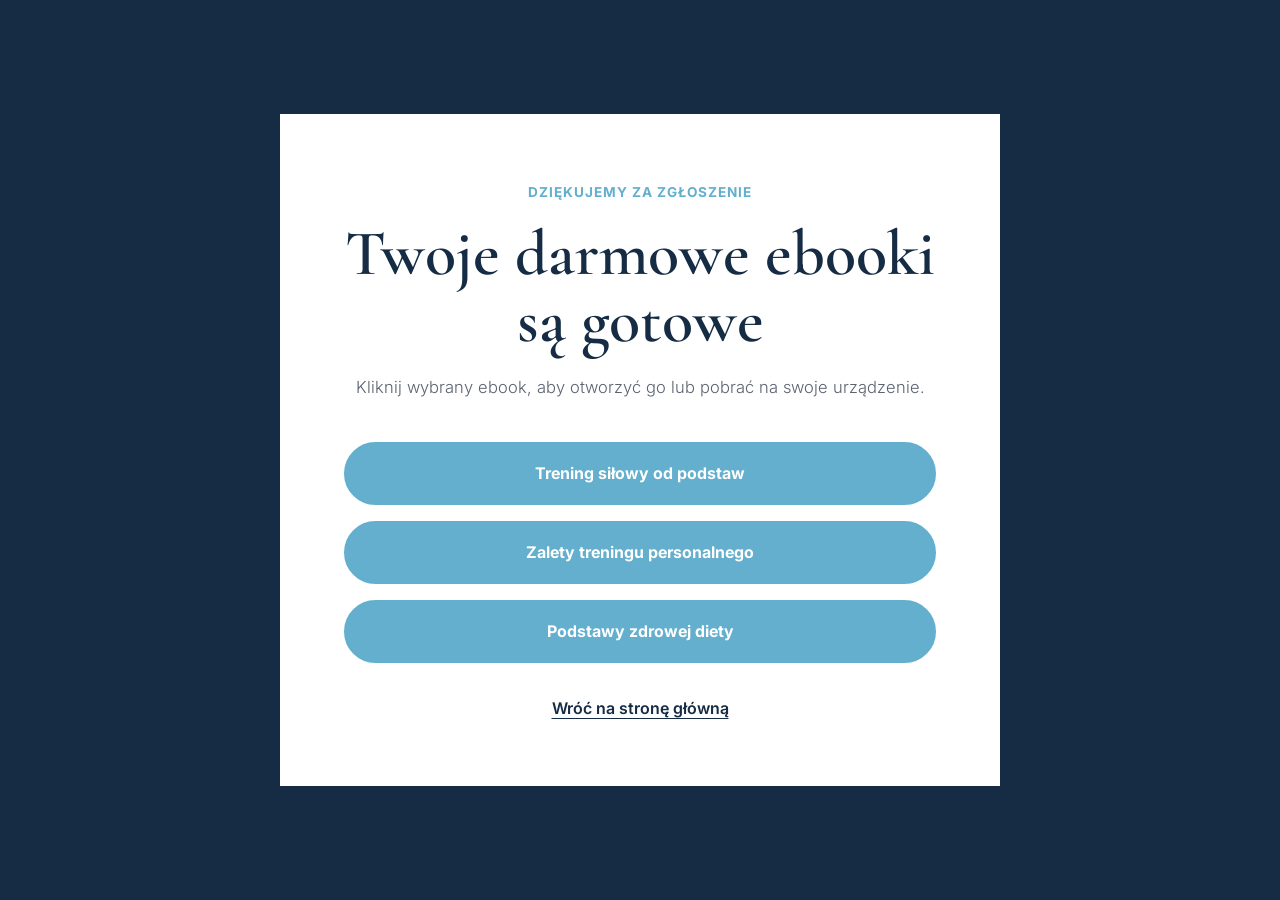
<file: dziekujemy.html>
<!DOCTYPE html>
<html lang="pl">
<head>
  <meta charset="UTF-8">
  <meta name="viewport" content="width=device-width, initial-scale=1.0">
<link
  rel="icon"
  type="image/png"
  sizes="32x32"
  href="assets/logo/favicon1.png"
>

<link
  rel="icon"
  type="image/png"
  sizes="192x192"
  href="assets/logo/favicon2.png"
>

<link
  rel="apple-touch-icon"
  sizes="180x180"
  href="assets/logo/favicon2.png"
>
  <title>Dziękujemy za kontakt | Hiperbola Fitness</title>
<meta name="description" content="Dziękujemy za wiadomość. Zespół Hiperbola Fitness skontaktuje się z Tobą możliwie szybko w sprawie treningu lub konsultacji.">

  <link rel="stylesheet" href="style.css">
</head>

<body>

  <main class="ebooki-odbior">

    <section class="ebooki-odbior-kontener">

      <span class="ebooki-odbior-etykieta">
        Dziękujemy za zgłoszenie
      </span>

      <h1>
        Twoje darmowe ebooki są gotowe
      </h1>

      <p>
        Kliknij wybrany ebook, aby otworzyć go lub pobrać
        na swoje urządzenie.
      </p>

      <div class="ebooki-odbior-lista">

        <a
          href="assets/EBOOKI/E-BOOK_Trening siłowy od podstaw.pdf"
          class="ebooki-odbior-przycisk"
          target="_blank"
          rel="noopener noreferrer"
          download
        >
          Trening siłowy od podstaw
        </a>

        <a
          href="assets/EBOOKI/E-BOOK_Zalety treningu personalnego.pdf"
          class="ebooki-odbior-przycisk"
          target="_blank"
          rel="noopener noreferrer"
          download
        >
          Zalety treningu personalnego
        </a>

        <a
          href="assets/EBOOKI/E-BOOK_Podstawy zdrowej diety.pdf"
          class="ebooki-odbior-przycisk"
          target="_blank"
          rel="noopener noreferrer"
          download
        >
          Podstawy zdrowej diety
        </a>

      </div>

      <a href="index.html" class="ebooki-powrot">
        Wróć na stronę główną
      </a>

    </section>

  </main>

</body>
</html>
</file>
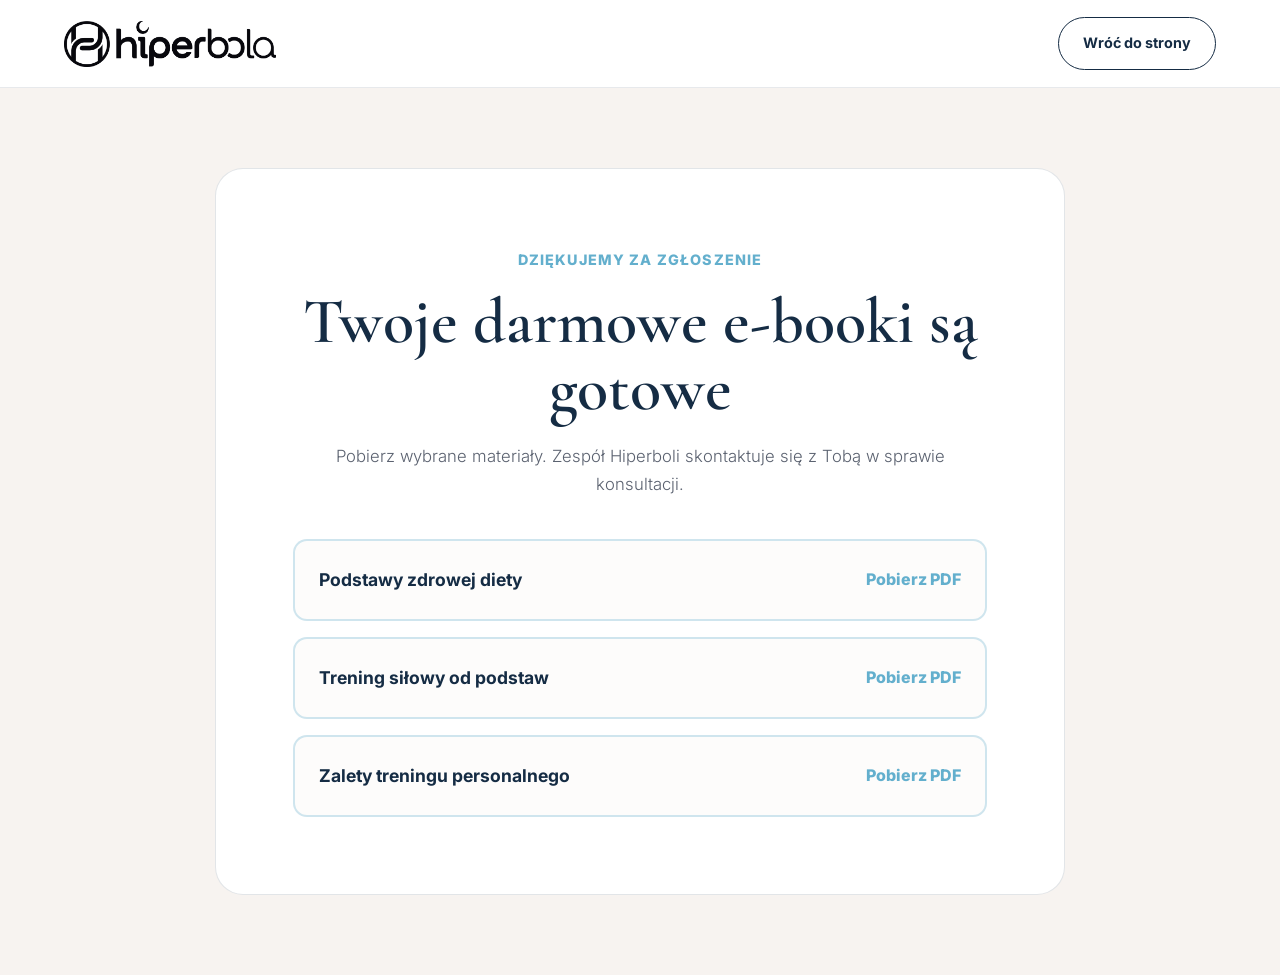
<file: ebooki.html>
<!DOCTYPE html>
<html lang="pl">
<head>
  <meta charset="UTF-8">
  <meta name="viewport" content="width=device-width, initial-scale=1.0">
<link
  rel="icon"
  type="image/png"
  sizes="32x32"
  href="assets/logo/favicon1.png"
>

<link
  rel="icon"
  type="image/png"
  sizes="192x192"
  href="assets/logo/favicon2.png"
>

<link
  rel="apple-touch-icon"
  sizes="180x180"
  href="assets/logo/favicon2.png"
>
  <title>Darmowe e-booki treningowe | Hiperbola Fitness</title>
<meta name="description" content="Pobierz darmowe materiały Hiperbola Fitness dotyczące treningu, odżywiania i budowania trwałych nawyków wspierających zdrowie i sylwetkę.">

  <link rel="stylesheet" href="style.css">
  <link rel="stylesheet" href="konsultacja.css">
</head>

<body class="strona-konsultacji">

  <header class="konsultacja-gora">

    <a href="index.html" class="konsultacja-logo">
      <img
        src="assets/logo/bw_full_hiperbola_logo_1.png"
        alt="Hiperbola Fitness"
      >
    </a>

    <a href="index.html" class="konsultacja-powrot">
      Wróć do strony
    </a>

  </header>

  <main class="ebooki-main">

    <section class="ebooki-kontener">

      <span class="konsultacja-etykieta">
        Dziękujemy za zgłoszenie
      </span>

      <h1>
        Twoje darmowe e-booki są gotowe
      </h1>

      <p>
        Pobierz wybrane materiały. Zespół Hiperboli skontaktuje się
        z Tobą w sprawie konsultacji.
      </p>

      <div class="ebooki-lista">

        <a
          href="assets/EBOOKI/E-BOOK_Podstawy zdrowej diety.pdf"
          class="ebook-karta"
          download
        >
          <strong>
            Podstawy zdrowej diety
          </strong>

          <span>
            Pobierz PDF
          </span>
        </a>

        <a
          href="assets/EBOOKI/E-BOOK_Trening siłowy od podstaw.pdf"
          class="ebook-karta"
          download
        >
          <strong>
            Trening siłowy od podstaw
          </strong>

          <span>
            Pobierz PDF
          </span>
        </a>

        <a
          href="assets/EBOOKI/E-BOOK_Zalety treningu personalnego.pdf"
          class="ebook-karta"
          download
        >
          <strong>
            Zalety treningu personalnego
          </strong>

          <span>
            Pobierz PDF
          </span>
        </a>

      </div>

    </section>

  </main>

</body>
</html>
</file>
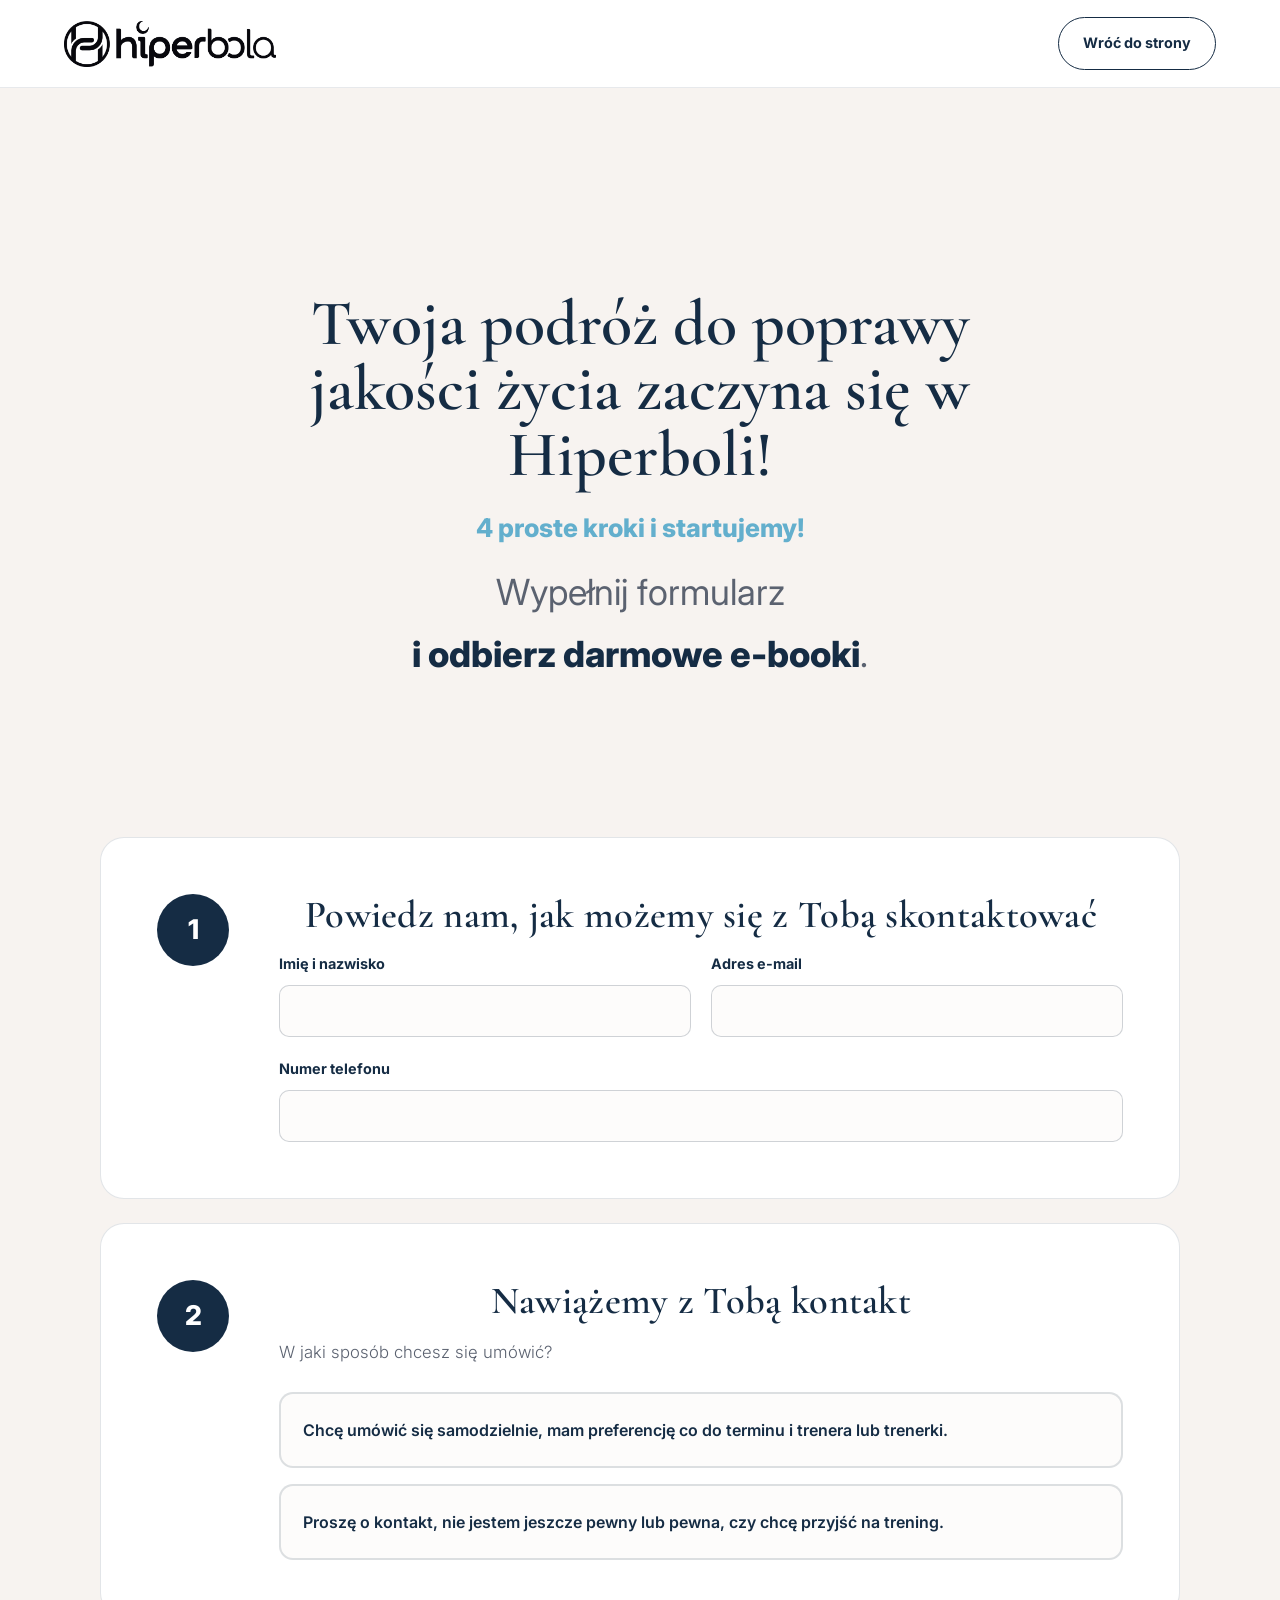
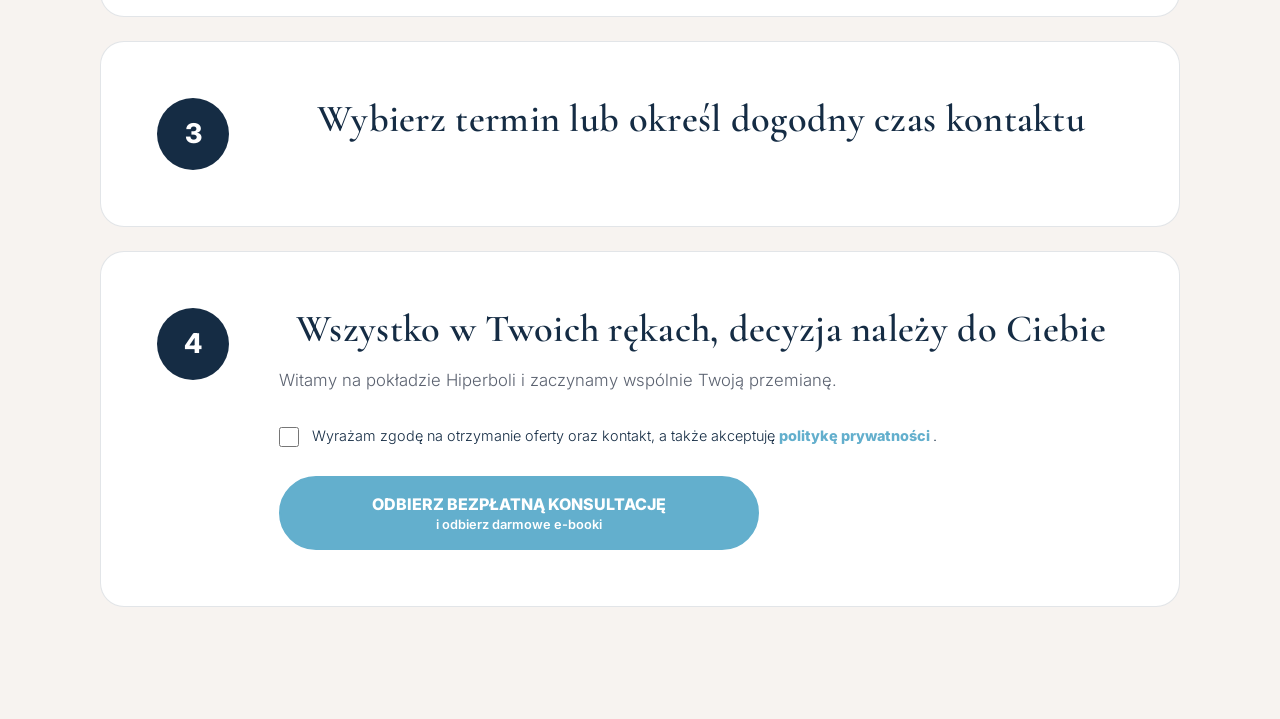
<file: konsultacja.html>
<!DOCTYPE html>
<html lang="pl">
<head>
  <meta charset="UTF-8">
  <meta name="viewport" content="width=device-width, initial-scale=1.0">
<link
  rel="icon"
  type="image/png"
  sizes="32x32"
  href="assets/logo/favicon1.png"
>

<link
  rel="icon"
  type="image/png"
  sizes="192x192"
  href="assets/logo/favicon2.png"
>

<link
  rel="apple-touch-icon"
  sizes="180x180"
  href="assets/logo/favicon2.png"
>
  <title>Bezpłatna konsultacja | Hiperbola Fitness</title>

  <meta
    name="description"
    content="Umów bezpłatną konsultację w Hiperbola Fitness i odbierz darmowe e-booki."
  >

  <link rel="stylesheet" href="style.css">
  <link rel="stylesheet" href="konsultacja.css">
</head>

<body class="strona-konsultacji">

  <header class="konsultacja-gora">

    <a href="index.html" class="konsultacja-logo">
      <img
        src="assets/logo/bw_full_hiperbola_logo_1.png"
        alt="Hiperbola Fitness"
      >
    </a>

    <a href="index.html" class="konsultacja-powrot">
      Wróć do strony
    </a>

  </header>

  <main class="konsultacja-main">

    <section class="konsultacja-wprowadzenie">

      <span class="konsultacja-etykieta">
     
      </span>

      <h1>
        Twoja podróż do poprawy jakości życia zaczyna się w Hiperboli!
      </h1>

      <p class="konsultacja-podtytul">
        4 proste kroki i startujemy!
      </p>

      <p class="konsultacja-ebooki">
    Wypełnij formularz<br><strong>i odbierz darmowe e-booki</strong>.
    </p>

    </section>

    <form
      class="formularz-konsultacji"
      id="formularz-konsultacji"
      action="https://formsubmit.co/marcelpij123@gmail.com"
      method="POST"
    >

      <input
        type="hidden"
        name="_subject"
        value="Nowe zgłoszenie na konsultację wstępną Hiperbola"
      >

      <input
        type="hidden"
        name="_template"
        value="table"
      >

      <input
        type="hidden"
        name="_next"
        value="https://marcelpijarski.github.io/hiperbola/ebooki.html"
      >

      <input
        type="text"
        name="_honey"
        class="formularz-pulapka"
        tabindex="-1"
        autocomplete="off"
      >

      <section class="formularz-krok">

        <div class="formularz-krok-numer">
          1
        </div>

        <div class="formularz-krok-tresc">

          <h2>
            Powiedz nam, jak możemy się z Tobą skontaktować
          </h2>

          <div class="formularz-pola">

            <div class="formularz-pole">

              <label for="konsultacja-imie">
                Imię i nazwisko
              </label>

              <input
                type="text"
                id="konsultacja-imie"
                name="Imię i nazwisko"
                autocomplete="name"
                required
              >

            </div>

            <div class="formularz-pole">

              <label for="konsultacja-email">
                Adres e-mail
              </label>

              <input
                type="email"
                id="konsultacja-email"
                name="email"
                autocomplete="email"
                required
              >

            </div>

            <div class="formularz-pole formularz-pole-pelne">

              <label for="konsultacja-telefon">
                Numer telefonu
              </label>

              <input
                type="tel"
                id="konsultacja-telefon"
                name="Numer telefonu"
                autocomplete="tel"
                required
              >

            </div>

          </div>

        </div>

      </section>

      <section class="formularz-krok">

        <div class="formularz-krok-numer">
          2
        </div>

        <div class="formularz-krok-tresc">

          <h2>
            Nawiążemy z Tobą kontakt
          </h2>

          <p>
            W jaki sposób chcesz się umówić?
          </p>

          <div class="formularz-opcje">

            <label class="formularz-opcja">

              <input
                type="radio"
                name="Sposób umówienia"
                value="Chcę umówić się samodzielnie"
                data-wybor="samodzielnie"
                required
              >

              <span>
                Chcę umówić się samodzielnie, mam preferencję co do terminu
                i trenera lub trenerki.
              </span>

            </label>

            <label class="formularz-opcja">

              <input
                type="radio"
                name="Sposób umówienia"
                value="Proszę o kontakt"
                data-wybor="kontakt"
                required
              >

              <span>
                Proszę o kontakt, nie jestem jeszcze pewny lub pewna,
                czy chcę przyjść na trening.
              </span>

            </label>

          </div>

        </div>

      </section>

      <section class="formularz-krok">

        <div class="formularz-krok-numer">
          3
        </div>

        <div class="formularz-krok-tresc">

          <h2>
            Wybierz termin lub określ dogodny czas kontaktu
          </h2>

          <div
            class="formularz-panel"
            id="panel-samodzielnie"
            hidden
          >

            <div class="formularz-pola">

              <div class="formularz-pole">

                <label for="data-treningu">
                  Wybierz datę treningu wprowadzającego
                </label>

                <input
                  type="date"
                  id="data-treningu"
                  name="Preferowana data treningu"
                >

              </div>

              <div class="formularz-pole">

                <label for="godzina-treningu">
                  Preferowana godzina
                </label>

                <input
                  type="time"
                  id="godzina-treningu"
                  name="Preferowana godzina treningu"
                >

              </div>

              <div class="formularz-pole formularz-pole-pelne">

                <label for="preferowany-trener">
                  Preferowany trener lub trenerka
                </label>

                <select
                  id="preferowany-trener"
                  name="Preferowany trener lub trenerka"
                >
                  <option value="">
                    Nie mam preferencji
                  </option>

                  <option value="Michał">
                    Michał
                  </option>

                  <option value="Piotr">
                    Piotr
                  </option>

                  <option value="Olga">
                    Olga
                  </option>

                  <option value="Franek">
                    Franek
                  </option>

                  <option value="Oliwia">
                    Oliwia
                  </option>

                  <option value="Sandra">
                    Sandra
                  </option>
                </select>

              </div>

            </div>

          </div>

          <div
            class="formularz-panel"
            id="panel-kontakt"
            hidden
          >

            <div class="formularz-pole">

              <label for="termin-kontaktu">
                Powiedz proszę, kiedy możemy się z Tobą skontaktować
              </label>

              <textarea
                id="termin-kontaktu"
                name="Preferowany termin kontaktu"
                rows="4"
                placeholder="Na przykład: poniedziałek po godzinie 17:00"
              ></textarea>

            </div>

          </div>

        </div>

      </section>

      <section class="formularz-krok">

        <div class="formularz-krok-numer">
          4
        </div>

        <div class="formularz-krok-tresc">

          <h2>
            Wszystko w Twoich rękach, decyzja należy do Ciebie
          </h2>

          <p>
            Witamy na pokładzie Hiperboli i zaczynamy wspólnie Twoją przemianę.
          </p>

          <label class="formularz-zgoda">

            <input
              type="checkbox"
              name="Zgoda na kontakt i ofertę"
              value="Wyrażono zgodę"
              required
            >

            <span>
              Wyrażam zgodę na otrzymanie oferty oraz kontakt,
              a także akceptuję
              <a
                href="polityka-prywatnosci.html"
                target="_blank"
                rel="noopener noreferrer"
              >
                politykę prywatności
              </a>.
            </span>

          </label>

          <button
            type="submit"
            class="formularz-przycisk"
          >
            <span>
              Odbierz bezpłatną konsultację
            </span>

            <small>
              i odbierz darmowe e-booki
            </small>
          </button>

        </div>

      </section>

    </form>

  </main>

  <script src="konsultacja.js"></script>

</body>
</html>
</file>
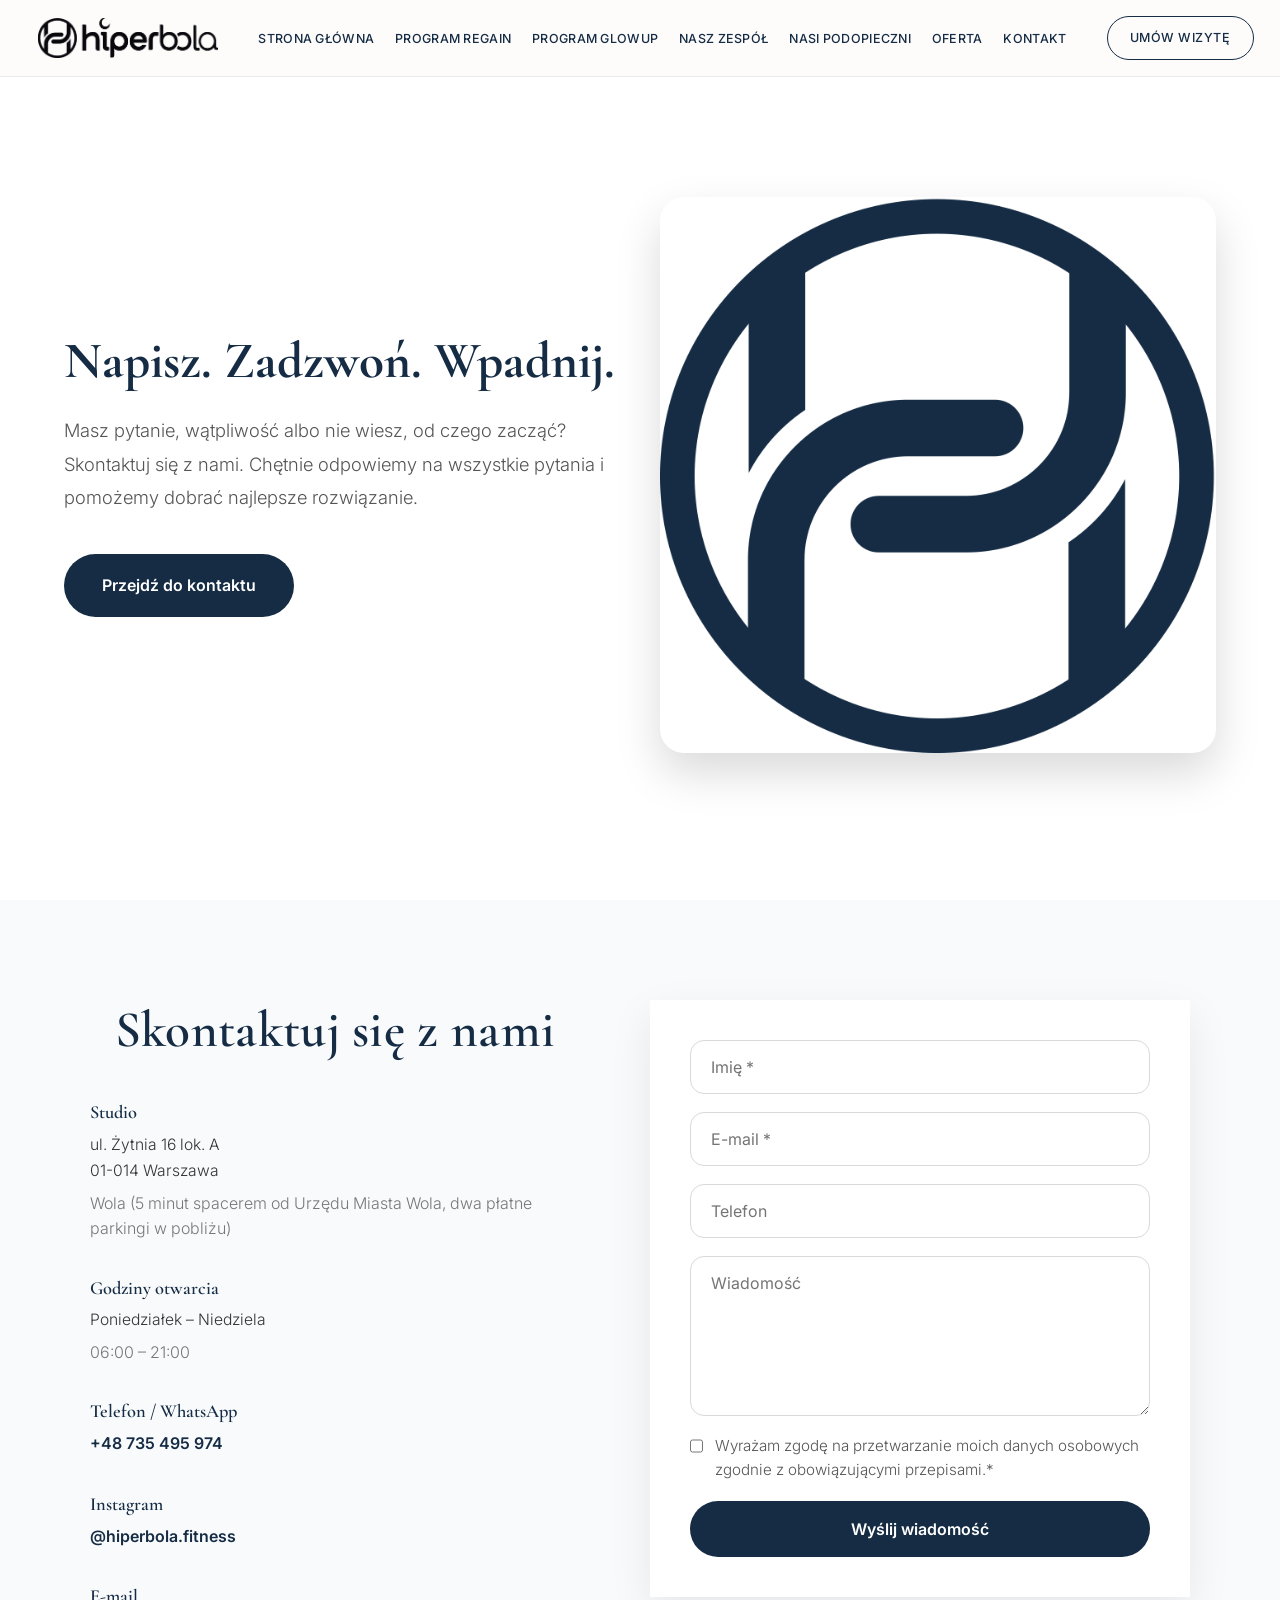
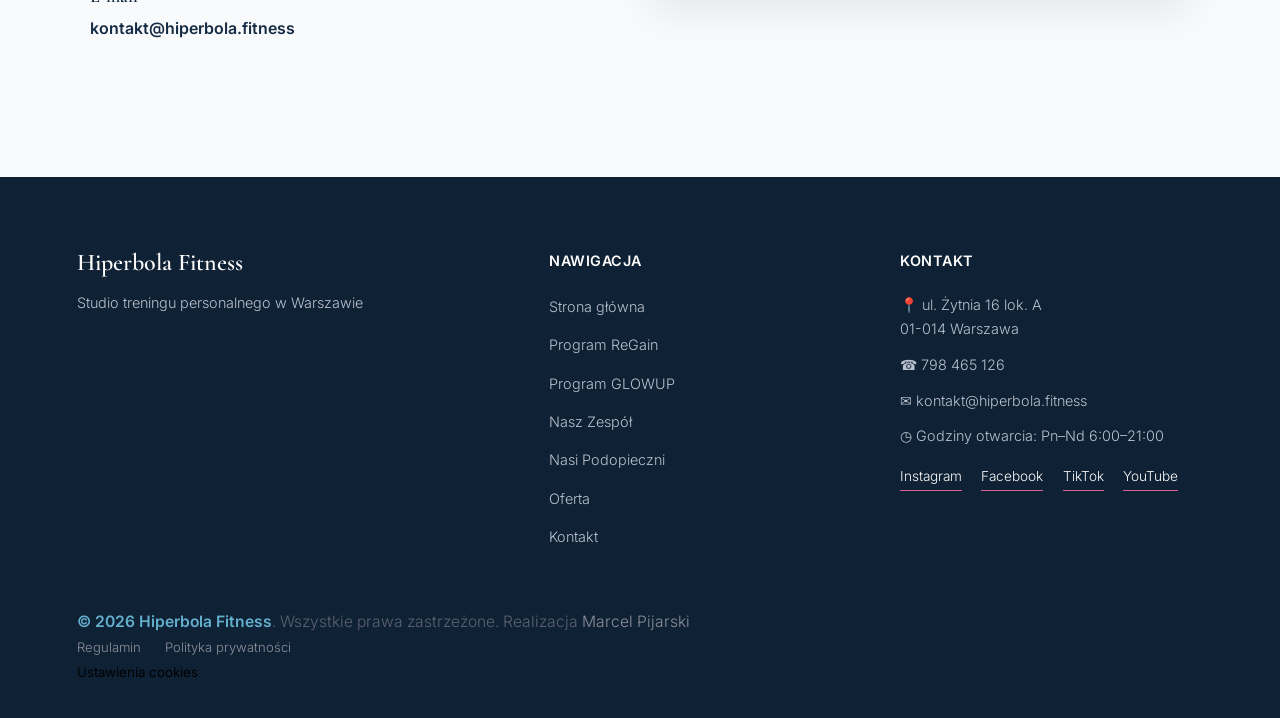
<file: kontakt.html>
<!DOCTYPE html>
<html lang="pl">
<head>
    <meta charset="UTF-8">
    <meta name="viewport" content="width=device-width, initial-scale=1.0">
    <title>Kontakt | Hiperbola Fitness Warszawa Wola</title>
    <meta name="description" content="Skontaktuj się z Hiperbola Fitness przy ul. Żytniej 16A w Warszawie. Umów konsultację, zapytaj o trening lub wybierz dogodny termin.">
    <link
  rel="icon"
  type="image/png"
  sizes="32x32"
  href="assets/logo/favicon1.png"
>

<link
  rel="icon"
  type="image/png"
  sizes="192x192"
  href="assets/logo/favicon2.png"
>

<link
  rel="apple-touch-icon"
  sizes="180x180"
  href="assets/logo/favicon2.png"
>
    <link rel="stylesheet" href="style.css">
</head>
<body>
   <nav class="navbar">
  <div class="navbar-kontener">

    <a href="index.html" class="logo">
      <img
        src="assets/logo/bw_full_hiperbola_logo_1.png"
        alt="Hiperbola Fitness"
      >
    </a>

    <button
      class="hamburger"
      type="button"
      aria-label="Otwórz menu"
      aria-expanded="false"
    >
      <span></span>
      <span></span>
      <span></span>
    </button>

    <ul class="nav-list">
      <li><a href="index.html">Strona główna</a></li>
      <li><a href="regain.html">Program ReGain</a></li>
      <li><a href="glowup.html">Program GLOWUP</a></li>
      <li><a href="trenerzy.html">Nasz Zespół</a></li>
      <li><a href="podopieczne.html">Nasi podopieczni</a></li>
      <li><a href="oferta.html">Oferta</a></li>
      <li><a href="kontakt.html">Kontakt</a></li>

      <li class="nav-cta-mobile">
        <a href="konsultacja.html">
          Umów wizytę
        </a>
      </li>
    </ul>

    <a href="konsultacja.html" class="nav-button">
      Umów wizytę
    </a>

  </div>
</nav>
<main>

    <section class="hero-kontakt">

    <div class="hero-tekst">

        <h1>Napisz. Zadzwoń. Wpadnij.</h1>

        <p>
            Masz pytanie, wątpliwość albo nie wiesz, od czego zacząć?
            Skontaktuj się z nami. Chętnie odpowiemy na wszystkie pytania
            i pomożemy dobrać najlepsze rozwiązanie.
        </p>

        <a href="#kontakt" class="przycisk-hero">
            Przejdź do kontaktu
        </a>

    </div>

    <div class="hero-zdjecie">

        <img src="assets/logo/favicon.png" alt="Kontakt">

    </div>

</section>

<section class="sekcja-kontakt" id="kontakt">

    <div class="kontakt-lewa">

        <h2>Skontaktuj się z nami</h2>

        <div class="kontakt-element">
            <h3>Studio</h3>
            <p>
                ul. Żytnia 16 lok. A<br>
                01-014 Warszawa
            </p>
            <span>Wola (5 minut spacerem od Urzędu Miasta Wola, dwa płatne parkingi w pobliżu)</span>
        </div>

        <div class="kontakt-element">
            <h3>Godziny otwarcia</h3>
            <p>Poniedziałek – Niedziela</p>
            <span>06:00 – 21:00</span>
        </div>

        <div class="kontakt-element">
            <h3>Telefon / WhatsApp</h3>
            <a href="tel:+48735495974">+48 735 495 974</a>
        </div>

        <div class="kontakt-element">
            <h3>Instagram</h3>
            <a href="https://instagram.com/hiperbola.fitness" target="_blank">@hiperbola.fitness</a>
        </div>

        <div class="kontakt-element">
            <h3>E-mail</h3>
            <a href="mailto:kontakt@hiperbola.fitness">kontakt@hiperbola.fitness</a>
        </div>

    </div>

    <div class="kontakt-prawa">

        <form action="https://formsubmit.co/marcelpij123@gmail.com" method="POST">

            <input type="hidden" name="_captcha" value="false">
            <input type="hidden" name="_subject" value="Nowa wiadomość ze strony Hiperbola Fitness">
            <input type="hidden" name="_template" value="table">

            <input
                type="text"
                name="Imię"
                placeholder="Imię *"
                required
            >

            <input
                type="email"
                name="E-mail"
                placeholder="E-mail *"
                required
            >

            <input
                type="tel"
                name="Telefon"
                placeholder="Telefon"
            >

            <textarea
                name="Wiadomość"
                rows="6"
                placeholder="Wiadomość"
            ></textarea>

            <label class="zgoda-rodo">

                <input
                    type="checkbox"
                    required
                >

                <span>
                    Wyrażam zgodę na przetwarzanie moich danych osobowych zgodnie z obowiązującymi przepisami.*
                </span>

            </label>

            <button type="submit">
                Wyślij wiadomość
            </button>

        </form>

    </div>

</section>

    

    

</main>
    <footer class="footer">

    <div class="footer-container">

        <div class="footer-logo">

            <h3>Hiperbola Fitness</h3>

            <p>
                Studio treningu personalnego w Warszawie
            </p>


        </div>


        <div class="footer-nav">

            <h4>Nawigacja</h4>

            <ul>
                    <li><a href="index.html">Strona główna</a></li>
                    <li><a href="regain.html">Program ReGain</a></li>
                    <li><a href="glowup.html">Program GLOWUP</a></li>
                    <li><a href="trenerzy.html">Nasz Zespół</a></li>
                    <li><a href="podopieczne.html">Nasi Podopieczni</a></li>
                    <li><a href="oferta.html">Oferta</a></li>
                    <li><a href="kontakt.html">Kontakt</a></li>
            </ul>

        </div>


        <div class="footer-kontakt">

            <h4>Kontakt</h4>

            <p>
                📍 ul. Żytnia 16 lok. A<br>
                01-014 Warszawa
            </p>

            <p>
                ☎ 798 465 126
            </p>

            <p>
                ✉ kontakt@hiperbola.fitness
            </p>

            <p>
                ◷ Godziny otwarcia: Pn–Nd 6:00–21:00
            </p>


            <div class="footer-social">

                <a href="https://www.instagram.com/hiperbola.fitness/">
                    Instagram
                </a>

                <a href="https://www.facebook.com/hiperbola.fitness/">
                    Facebook
                </a>

                <a href="https://www.tiktok.com/@hiperbola.fitness">
                    TikTok
                </a>

                <a href="https://www.youtube.com/@HiperbolaFitness">
                    YouTube
                </a>

            </div>

        </div>

    </div>


    <div class="footer-bottom">
<p>
  <span class="footer-marka">© 2026 Hiperbola Fitness</span>.
  Wszystkie prawa zastrzeżone. Realizacja
  <span class="podpisek">
    <a href="https://marcelpijarski.pl">Marcel Pijarski</a>
  </span>
</p>

        <div>
            <a href="regulamin.html">Regulamin</a>
            <a href="polityka-prywatnosci.html">Polityka prywatności</a>
        </div>
        <button
        type="button"
        class="footer-cookies"
        data-cookie-ustawienia
        >
        Ustawienia cookies
        </button>

    </div>

</footer>




<script src="https://cdn.jsdelivr.net/npm/swiper@11/swiper-bundle.min.js"></script>
<script src="script.js"></script> 
</body>
</html>
</file>
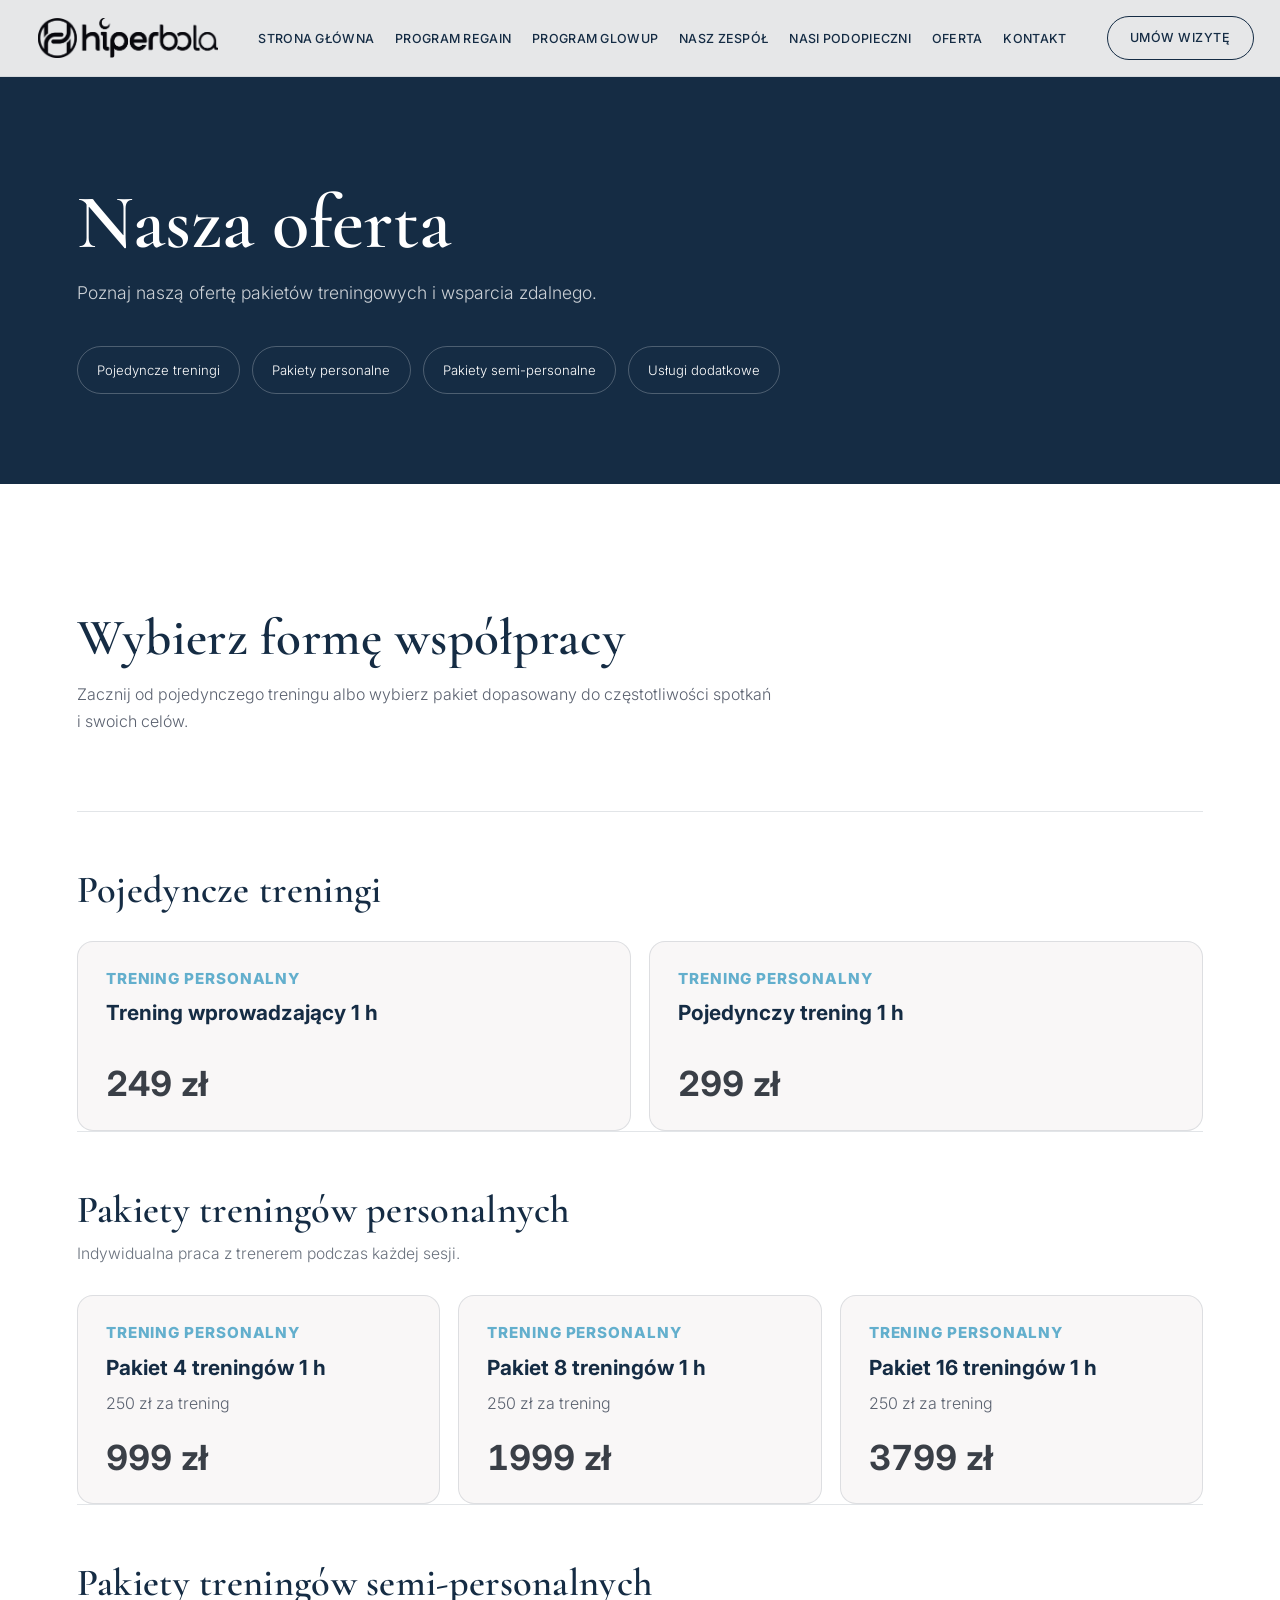
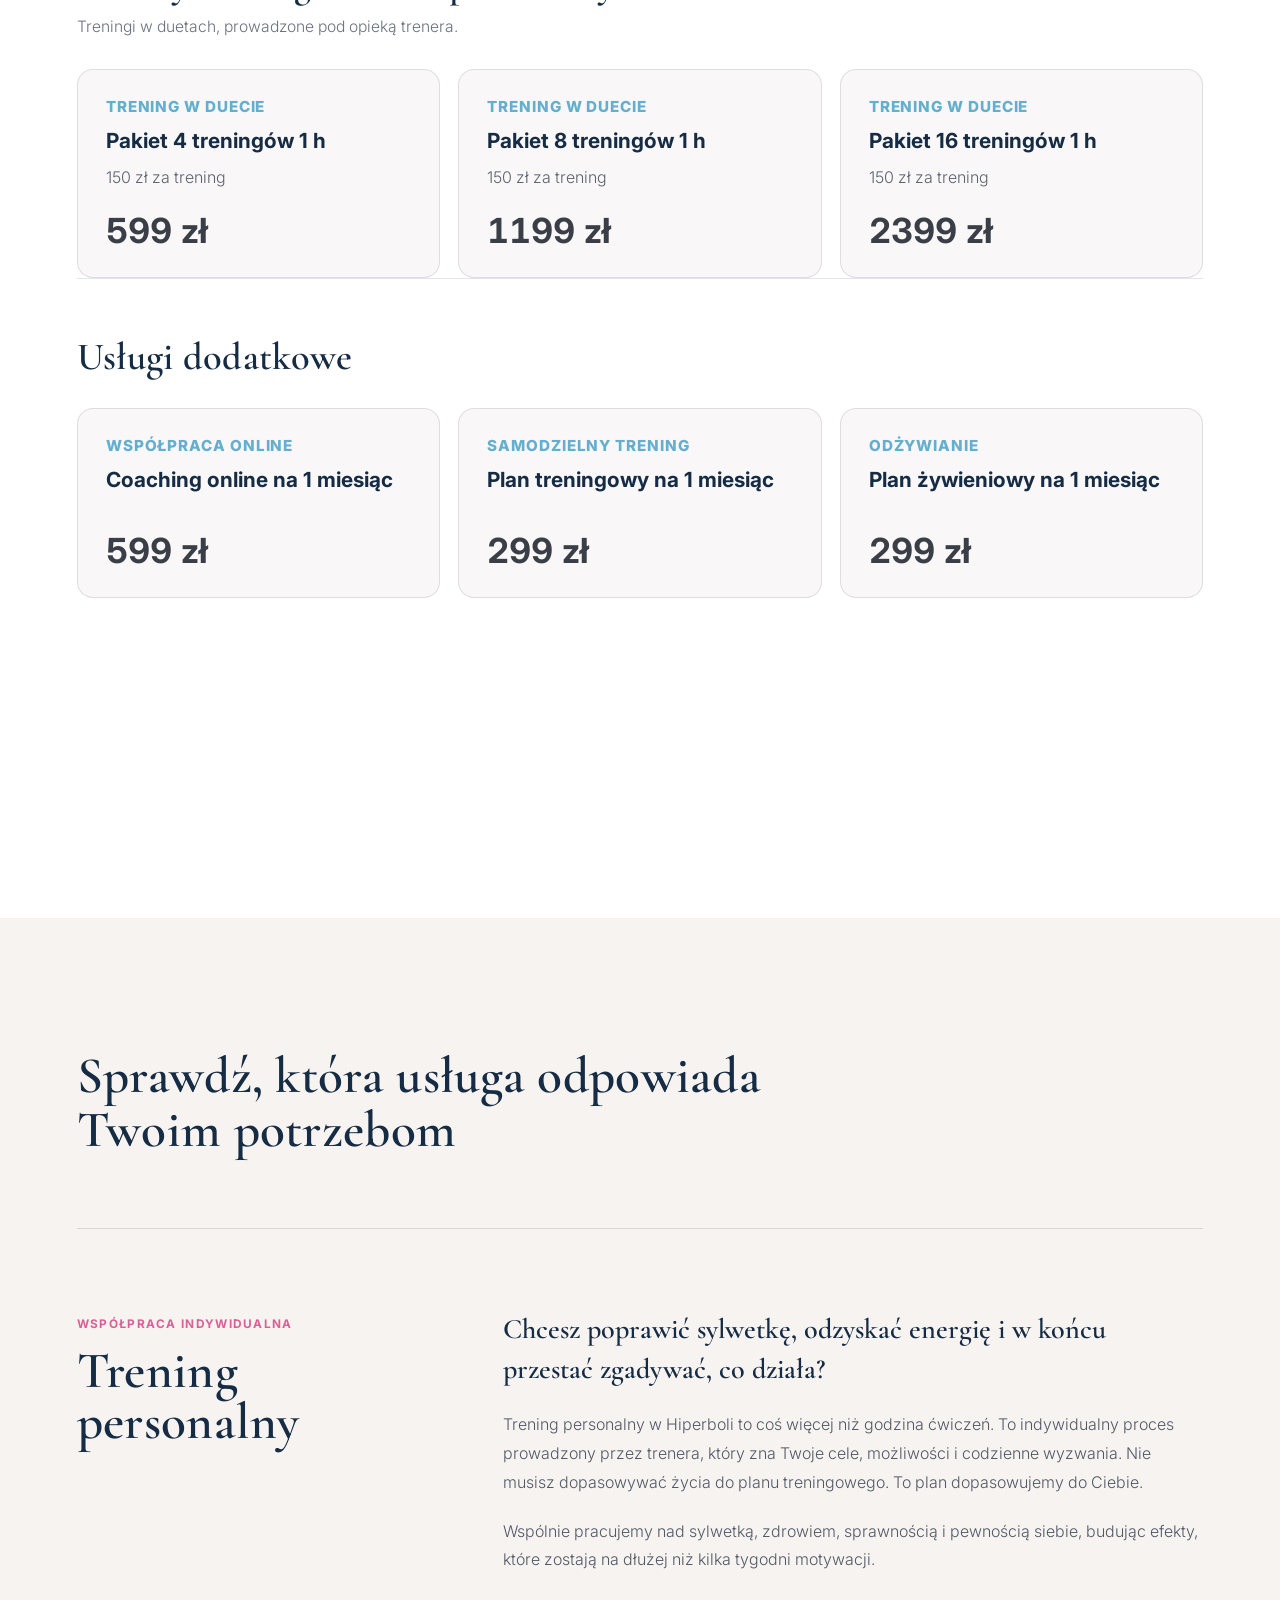
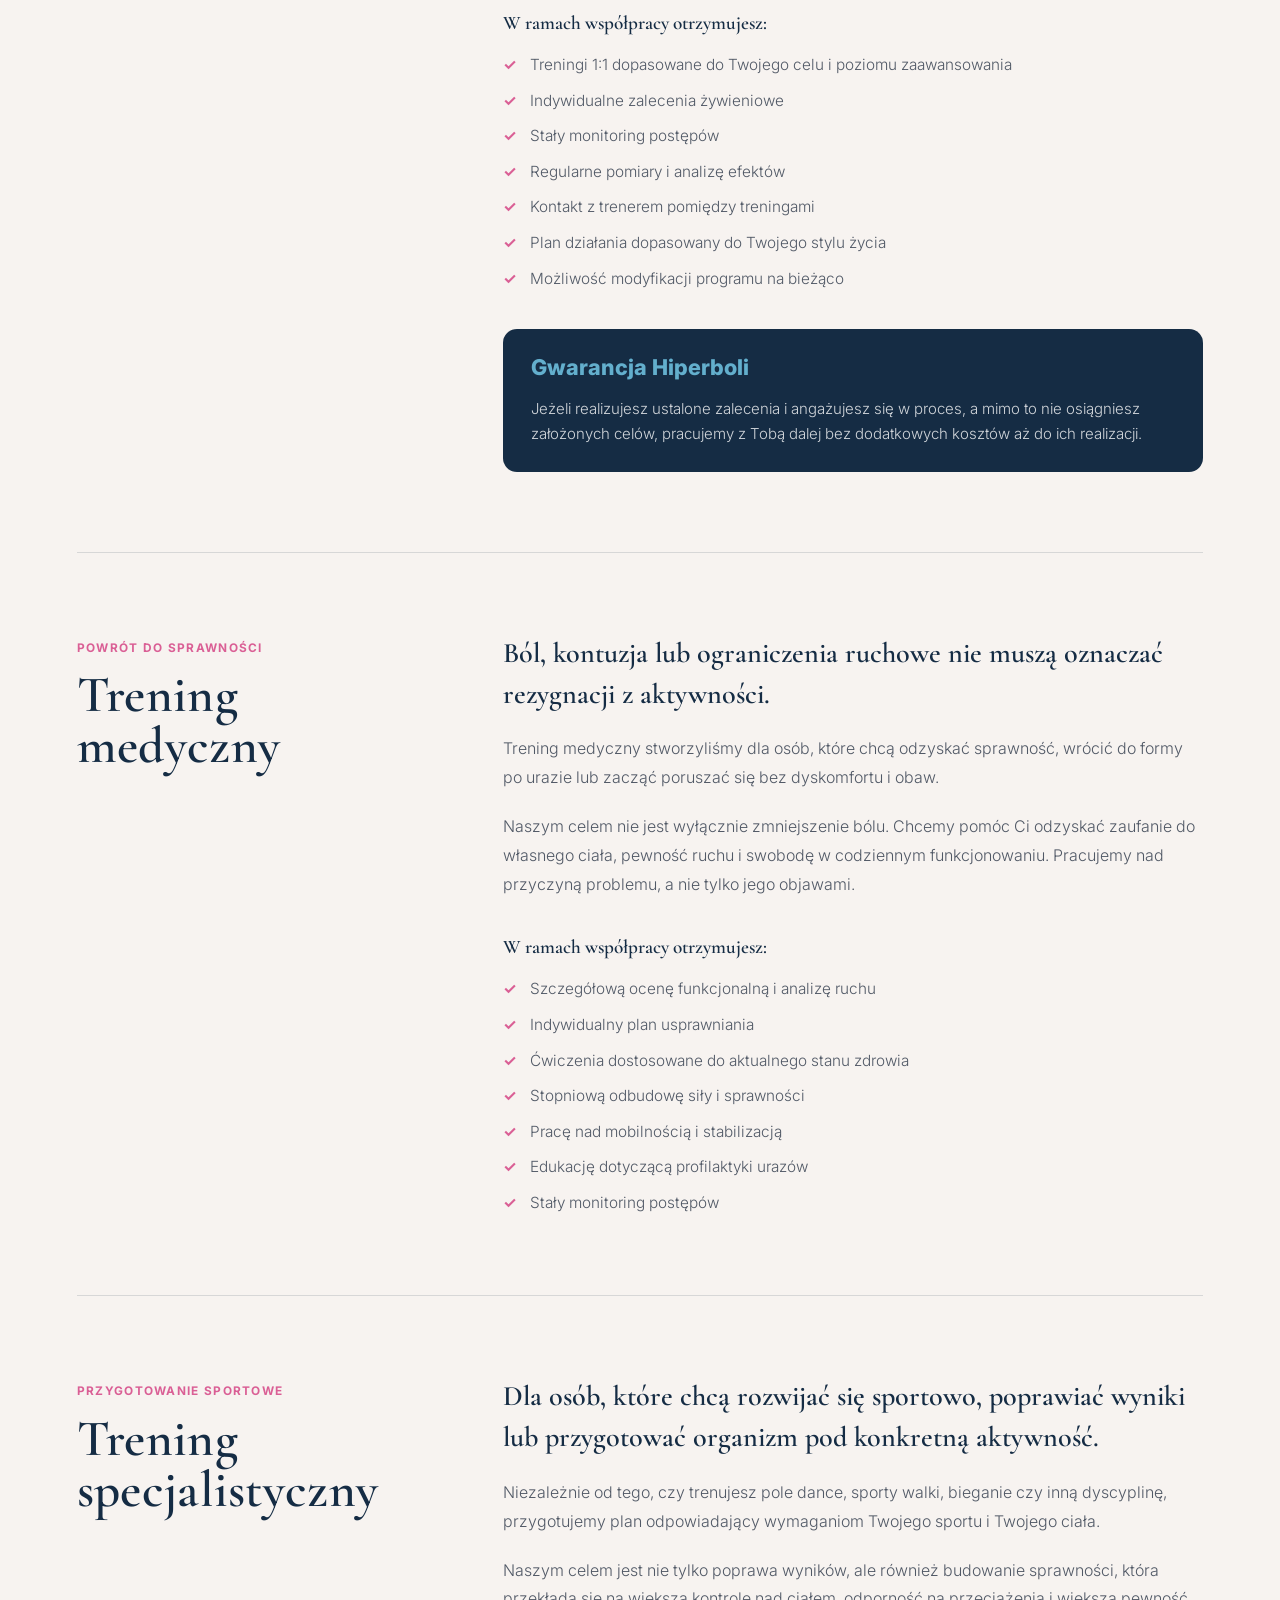
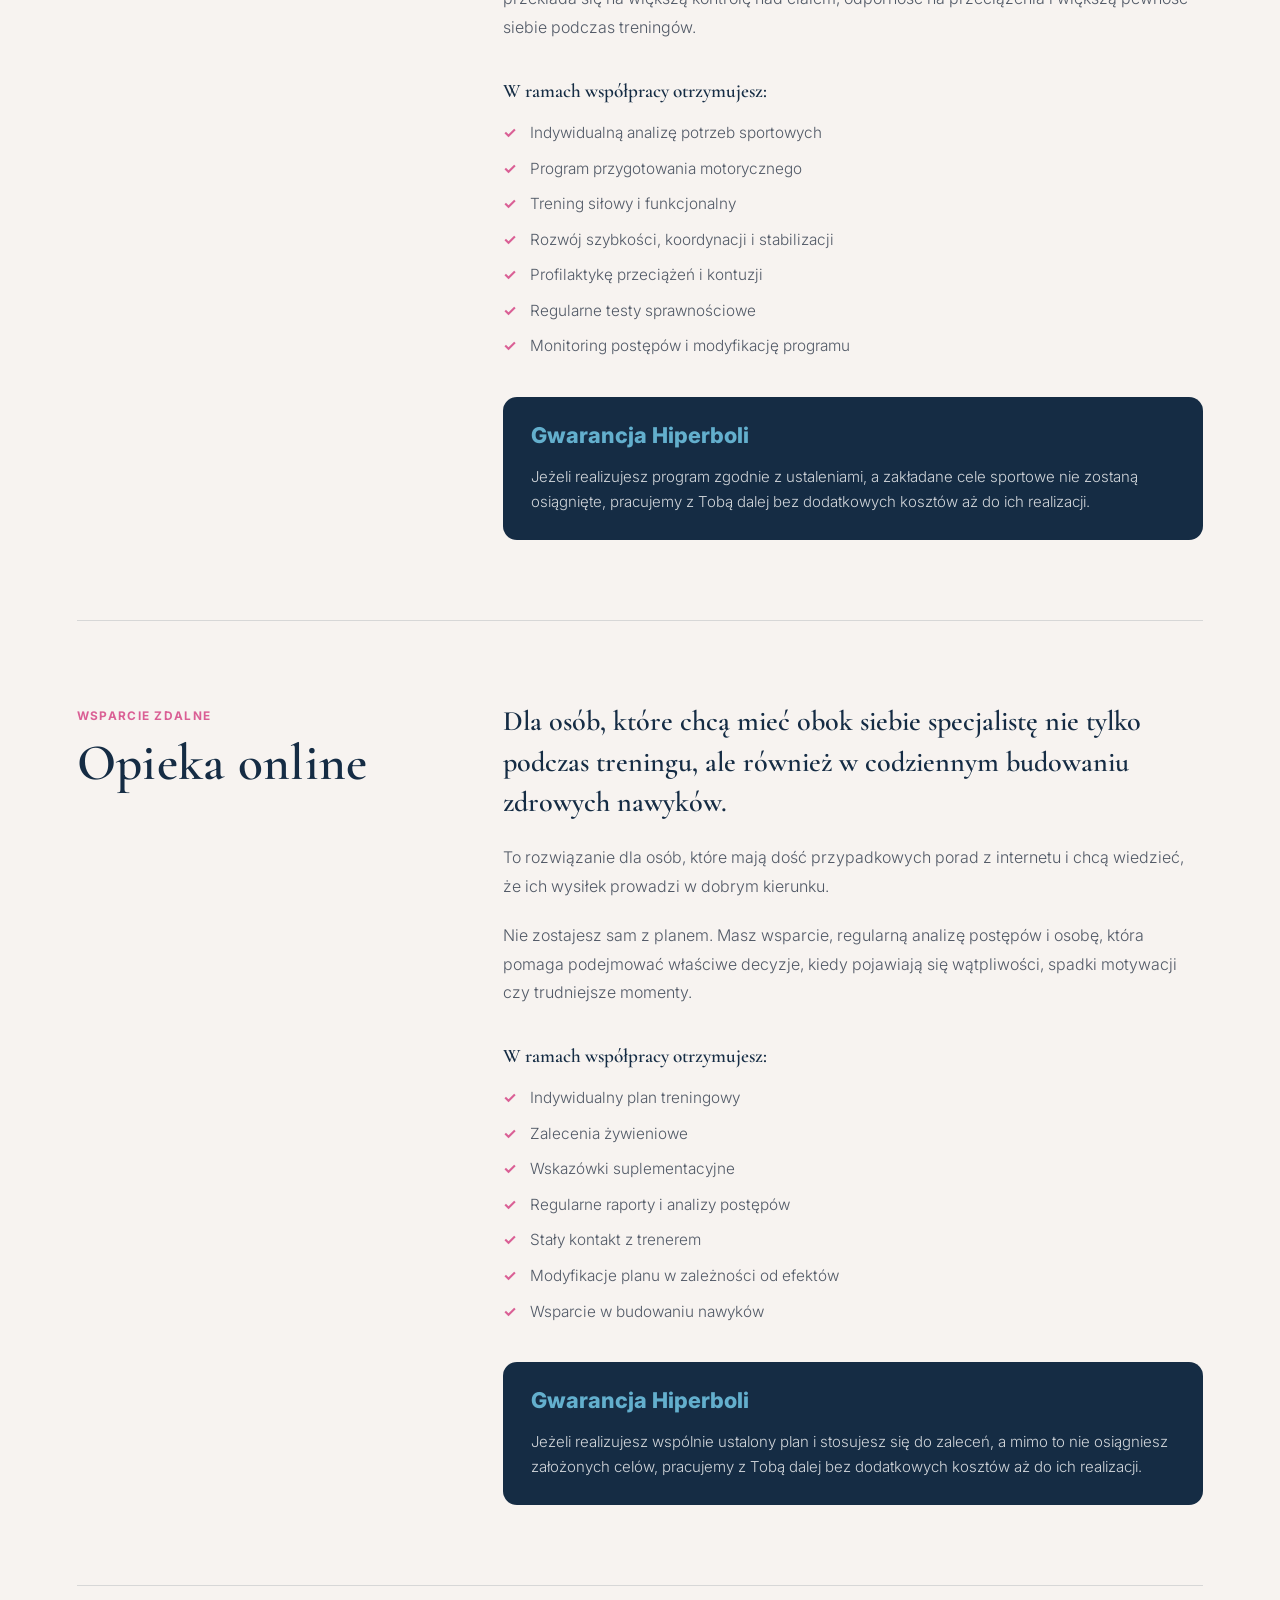
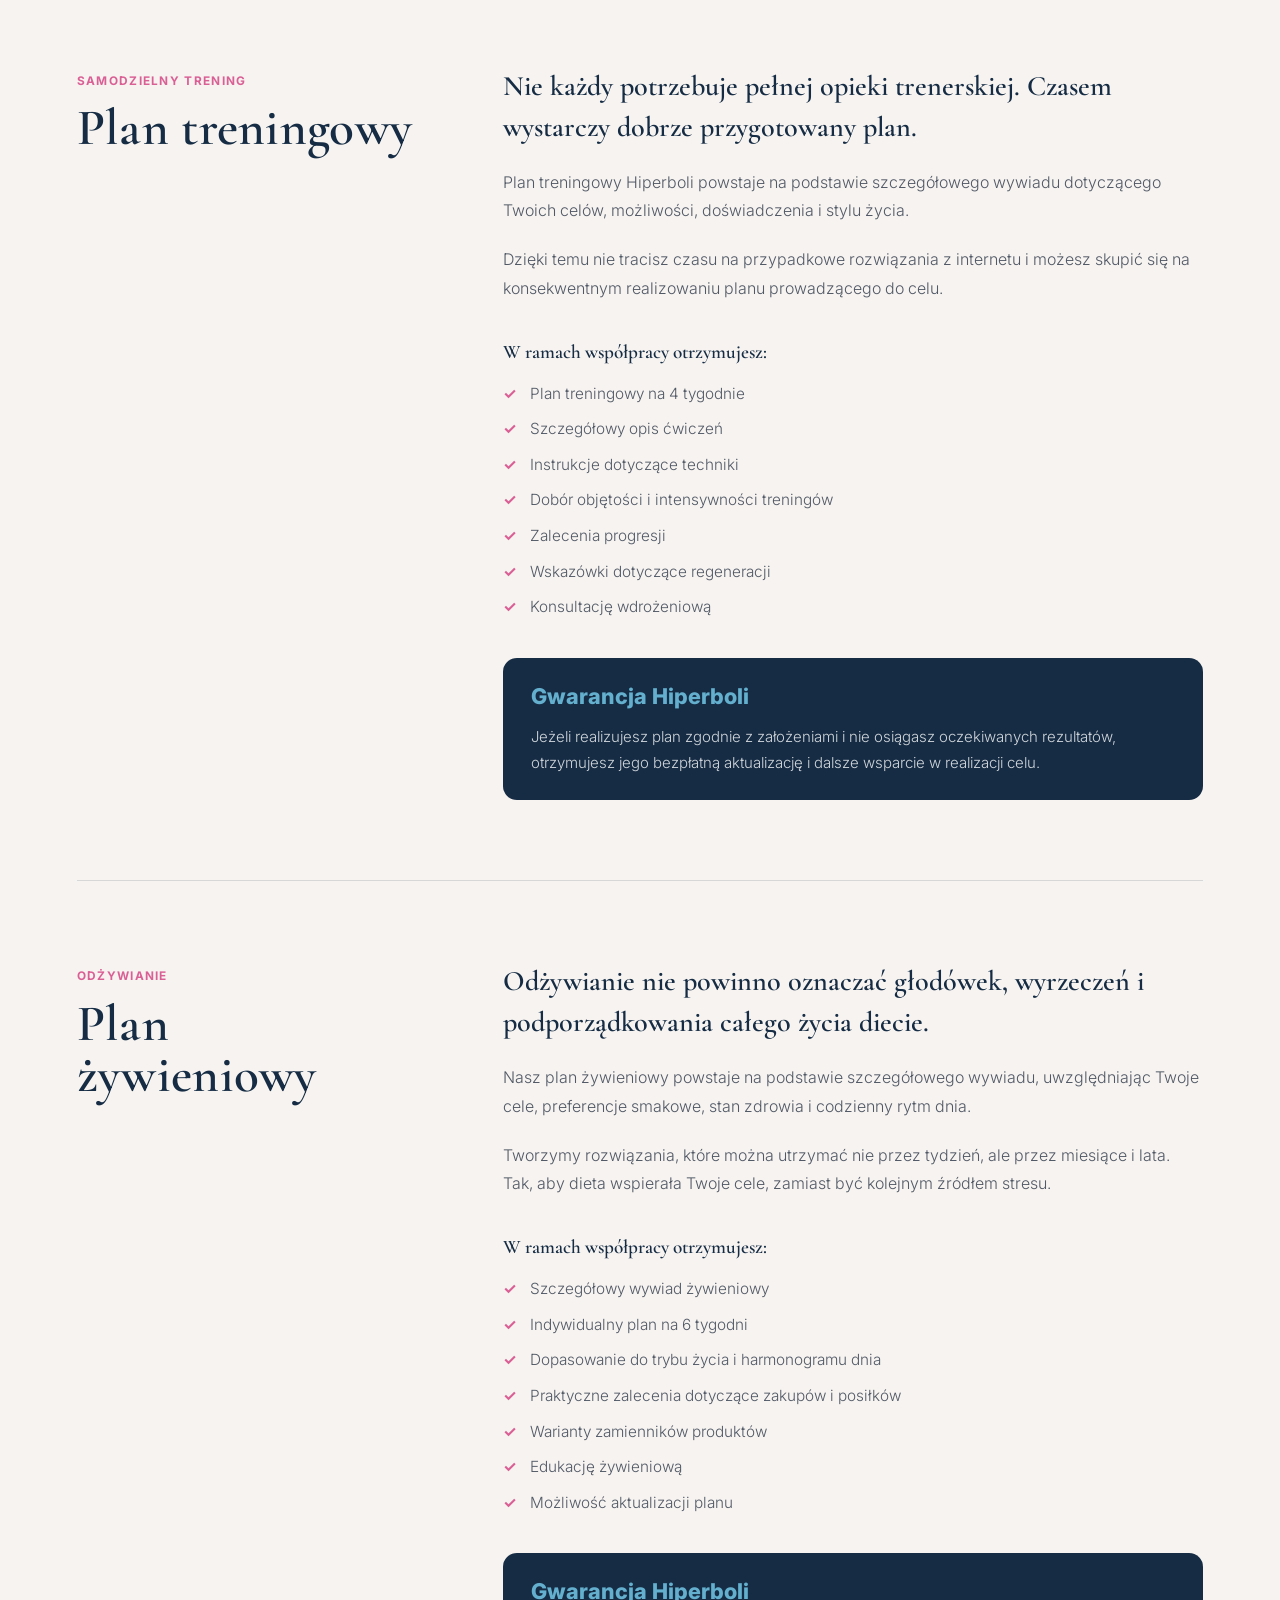
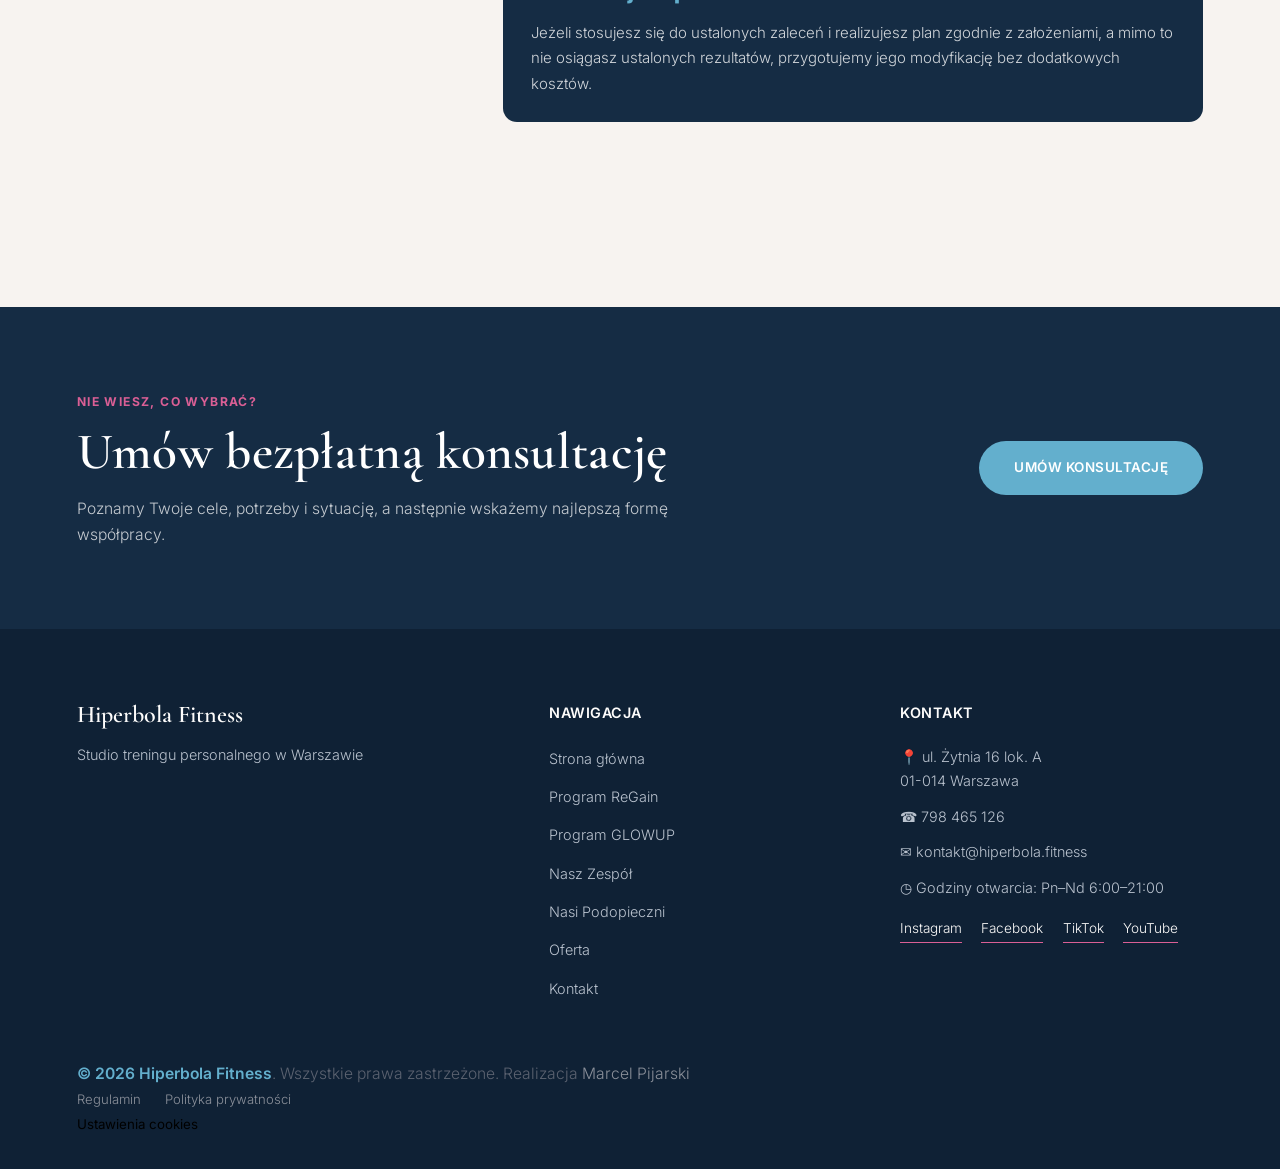
<file: oferta.html>
<!DOCTYPE html>
<html lang="pl">
<head>
    <meta charset="UTF-8">
    <meta name="viewport" content="width=device-width, initial-scale=1.0">
    <title>Oferta | Hiperbola Fitness</title>
    <meta name="description" content="Trening personalny, medyczny, specjalistyczny i mentalny, opieka online oraz indywidualne plany treningowe i żywieniowe w Warszawie.">
    <link
  rel="icon"
  type="image/png"
  sizes="32x32"
  href="assets/logo/favicon1.png"
>

<link
  rel="icon"
  type="image/png"
  sizes="192x192"
  href="assets/logo/favicon2.png"
>

<link
  rel="apple-touch-icon"
  sizes="180x180"
  href="assets/logo/favicon2.png"
>
    <link rel="stylesheet" href="style.css">
</head>
<body>
   <nav class="navbar">
  <div class="navbar-kontener">

    <a href="index.html" class="logo">
      <img
        src="assets/logo/bw_full_hiperbola_logo_1.png"
        alt="Hiperbola Fitness"
      >
    </a>

    <button
      class="hamburger"
      type="button"
      aria-label="Otwórz menu"
      aria-expanded="false"
    >
      <span></span>
      <span></span>
      <span></span>
    </button>

    <ul class="nav-list">
      <li><a href="index.html">Strona główna</a></li>
      <li><a href="regain.html">Program ReGain</a></li>
      <li><a href="glowup.html">Program GLOWUP</a></li>
      <li><a href="trenerzy.html">Nasz Zespół</a></li>
      <li><a href="podopieczne.html">Nasi podopieczni</a></li>
      <li><a href="oferta.html">Oferta</a></li>
      <li><a href="kontakt.html">Kontakt</a></li>

      <li class="nav-cta-mobile">
        <a href="konsultacja.html">
          Umów wizytę
        </a>
      </li>
    </ul>

    <a href="konsultacja.html" class="nav-button">
      Umów wizytę
    </a>

  </div>
</nav>
<main>

    <main>

    <section class="oferta-strona-hero">

        <div class="oferta-strona-hero-kontener">

            <span class="oferta-strona-etykieta"></span>

            <h1>Nasza oferta</h1>

            <p>
                Poznaj naszą ofertę pakietów treningowych
                i wsparcia zdalnego.
            </p>

            <nav class="oferta-kategorie" aria-label="Kategorie oferty">
                <a href="#pojedyncze-treningi">Pojedyncze treningi</a>
                <a href="#pakiety-personalne">Pakiety personalne</a>
                <a href="#pakiety-semi-personalne">Pakiety semi-personalne</a>
                <a href="#uslugi-dodatkowe">Usługi dodatkowe</a>
            </nav>

        </div>

    </section>


    <section class="oferta-cennik" id="cennik">

        <div class="oferta-cennik-kontener">

            <div class="oferta-cennik-naglowek">
                <span></span>

                <h2>Wybierz formę współpracy</h2>

                <p>
                    Zacznij od pojedynczego treningu albo wybierz pakiet
                    dopasowany do częstotliwości spotkań i swoich celów.
                </p>
            </div>


            <div class="oferta-grupa" id="pojedyncze-treningi">

                <div class="oferta-grupa-naglowek">
                    <h2>Pojedyncze treningi</h2>
                </div>

                <div class="oferta-karty oferta-karty-dwie">

  <article class="oferta-karta-ceny">
    <div>
      <span class="oferta-rodzaj">
        Trening personalny
      </span>

      <h3>
        Trening wprowadzający 1 h
      </h3>
    </div>

    <strong class="oferta-cena">
      249 zł
    </strong>
  </article>

  <article class="oferta-karta-ceny">
    <div>
      <span class="oferta-rodzaj">
        Trening personalny
      </span>

      <h3>
        Pojedynczy trening 1 h
      </h3>
    </div>

    <strong class="oferta-cena">
      299 zł
    </strong>
  </article>

</div>


            <div class="oferta-grupa" id="pakiety-personalne">

                <div class="oferta-grupa-naglowek">
                    <h2>Pakiety treningów personalnych</h2>

                    <p>
                        Indywidualna praca z trenerem podczas każdej sesji.
                    </p>
                </div>

                <div class="oferta-karty">

  <article class="oferta-karta-ceny">
    <div>
      <span class="oferta-rodzaj">Trening personalny</span>
      <h3>Pakiet 4 treningów 1 h</h3>
      <p>250 zł za trening</p>
    </div>

    <strong class="oferta-cena">999 zł</strong>
  </article>

  <article class="oferta-karta-ceny">
    <div>
      <span class="oferta-rodzaj">Trening personalny</span>
      <h3>Pakiet 8 treningów 1 h</h3>
      <p>250 zł za trening</p>
    </div>

    <strong class="oferta-cena">1999 zł</strong>
  </article>

  <article class="oferta-karta-ceny">
    <div>
      <span class="oferta-rodzaj">Trening personalny</span>
      <h3>Pakiet 16 treningów 1 h</h3>
      <p>250 zł za trening</p>
    </div>

    <strong class="oferta-cena">3799 zł</strong>
  </article>

</div>


            <div class="oferta-grupa" id="pakiety-semi-personalne">

                <div class="oferta-grupa-naglowek">
                    <h2>Pakiety treningów semi-personalnych</h2>

                    <p>
                        Treningi w duetach, prowadzone pod opieką trenera.
                    </p>
                </div>

                <div class="oferta-karty">

  <article class="oferta-karta-ceny">
    <div>
      <span class="oferta-rodzaj">Trening w duecie</span>
      <h3>Pakiet 4 treningów 1 h</h3>
      <p>150 zł za trening</p>
    </div>

    <strong class="oferta-cena">599 zł</strong>
  </article>

  <article class="oferta-karta-ceny">
    <div>
      <span class="oferta-rodzaj">Trening w duecie</span>
      <h3>Pakiet 8 treningów 1 h</h3>
      <p>150 zł za trening</p>
    </div>

    <strong class="oferta-cena">1199 zł</strong>
  </article>

  <article class="oferta-karta-ceny">
    <div>
      <span class="oferta-rodzaj">Trening w duecie</span>
      <h3>Pakiet 16 treningów 1 h</h3>
      <p>150 zł za trening</p>
    </div>

    <strong class="oferta-cena">2399 zł</strong>
  </article>

</div>


            <div class="oferta-grupa" id="uslugi-dodatkowe">

                <div class="oferta-grupa-naglowek">
                    <h2>Usługi dodatkowe</h2>
                </div>

               <div class="oferta-karty">

  <article class="oferta-karta-ceny">
    <div>
      <span class="oferta-rodzaj">
        Współpraca online
      </span>

      <h3>
        Coaching online na 1 miesiąc
      </h3>
    </div>

    <strong class="oferta-cena">
      599 zł
    </strong>
  </article>

  <article class="oferta-karta-ceny">
    <div>
      <span class="oferta-rodzaj">
        Samodzielny trening
      </span>

      <h3>
        Plan treningowy na 1 miesiąc
      </h3>
    </div>

    <strong class="oferta-cena">
      299 zł
    </strong>
  </article>

  <article class="oferta-karta-ceny">
    <div>
      <span class="oferta-rodzaj">
        Odżywianie
      </span>

      <h3>
        Plan żywieniowy na 1 miesiąc
      </h3>
    </div>

    <strong class="oferta-cena">
      299 zł
    </strong>
  </article>

</div>

            </div>

        </div>

    </section>


    <section class="oferta-opisy">

        <div class="oferta-opisy-naglowek">
            <span></span>

            <h2>Sprawdź, która usługa odpowiada Twoim potrzebom</h2>
        </div>


        <div class="oferta-opisy-kontener">

            <article class="oferta-opis-produktu" id="trening-personalny">

                <div class="oferta-opis-tytul">
                    <span>Współpraca indywidualna</span>
                    <h2>Trening personalny</h2>
                </div>

                <div class="oferta-opis-tresc">

                    <p class="oferta-opis-wstep">
                        Chcesz poprawić sylwetkę, odzyskać energię i w końcu
                        przestać zgadywać, co działa?
                    </p>

                    <p>
                        Trening personalny w Hiperboli to coś więcej niż godzina
                        ćwiczeń. To indywidualny proces prowadzony przez trenera,
                        który zna Twoje cele, możliwości i codzienne wyzwania.
                        Nie musisz dopasowywać życia do planu treningowego.
                        To plan dopasowujemy do Ciebie.
                    </p>

                    <p>
                        Wspólnie pracujemy nad sylwetką, zdrowiem, sprawnością
                        i pewnością siebie, budując efekty, które zostają
                        na dłużej niż kilka tygodni motywacji.
                    </p>

                    <h3>W ramach współpracy otrzymujesz:</h3>

                    <ul class="oferta-lista">
                        <li>Treningi 1:1 dopasowane do Twojego celu i poziomu zaawansowania</li>
                        <li>Indywidualne zalecenia żywieniowe</li>
                        <li>Stały monitoring postępów</li>
                        <li>Regularne pomiary i analizę efektów</li>
                        <li>Kontakt z trenerem pomiędzy treningami</li>
                        <li>Plan działania dopasowany do Twojego stylu życia</li>
                        <li>Możliwość modyfikacji programu na bieżąco</li>
                    </ul>

                    <div class="oferta-gwarancja">
                        <strong>Gwarancja Hiperboli</strong>

                        <p>
                            Jeżeli realizujesz ustalone zalecenia i angażujesz
                            się w proces, a mimo to nie osiągniesz założonych
                            celów, pracujemy z Tobą dalej bez dodatkowych
                            kosztów aż do ich realizacji.
                        </p>
                    </div>

                </div>

            </article>


            <article class="oferta-opis-produktu" id="trening-medyczny">

                <div class="oferta-opis-tytul">
                    <span>Powrót do sprawności</span>
                    <h2>Trening medyczny</h2>
                </div>

                <div class="oferta-opis-tresc">

                    <p class="oferta-opis-wstep">
                        Ból, kontuzja lub ograniczenia ruchowe nie muszą
                        oznaczać rezygnacji z aktywności.
                    </p>

                    <p>
                        Trening medyczny stworzyliśmy dla osób, które chcą
                        odzyskać sprawność, wrócić do formy po urazie lub
                        zacząć poruszać się bez dyskomfortu i obaw.
                    </p>

                    <p>
                        Naszym celem nie jest wyłącznie zmniejszenie bólu.
                        Chcemy pomóc Ci odzyskać zaufanie do własnego ciała,
                        pewność ruchu i swobodę w codziennym funkcjonowaniu.
                        Pracujemy nad przyczyną problemu, a nie tylko jego
                        objawami.
                    </p>

                    <h3>W ramach współpracy otrzymujesz:</h3>

                    <ul class="oferta-lista">
                        <li>Szczegółową ocenę funkcjonalną i analizę ruchu</li>
                        <li>Indywidualny plan usprawniania</li>
                        <li>Ćwiczenia dostosowane do aktualnego stanu zdrowia</li>
                        <li>Stopniową odbudowę siły i sprawności</li>
                        <li>Pracę nad mobilnością i stabilizacją</li>
                        <li>Edukację dotyczącą profilaktyki urazów</li>
                        <li>Stały monitoring postępów</li>
                    </ul>

                </div>

            </article>


            <article class="oferta-opis-produktu" id="trening-specjalistyczny">

                <div class="oferta-opis-tytul">
                    <span>Przygotowanie sportowe</span>
                    <h2>Trening specjalistyczny</h2>
                </div>

                <div class="oferta-opis-tresc">

                    <p class="oferta-opis-wstep">
                        Dla osób, które chcą rozwijać się sportowo, poprawiać
                        wyniki lub przygotować organizm pod konkretną aktywność.
                    </p>

                    <p>
                        Niezależnie od tego, czy trenujesz pole dance, sporty
                        walki, bieganie czy inną dyscyplinę, przygotujemy plan
                        odpowiadający wymaganiom Twojego sportu i Twojego ciała.
                    </p>

                    <p>
                        Naszym celem jest nie tylko poprawa wyników, ale również
                        budowanie sprawności, która przekłada się na większą
                        kontrolę nad ciałem, odporność na przeciążenia i większą
                        pewność siebie podczas treningów.
                    </p>

                    <h3>W ramach współpracy otrzymujesz:</h3>

                    <ul class="oferta-lista">
                        <li>Indywidualną analizę potrzeb sportowych</li>
                        <li>Program przygotowania motorycznego</li>
                        <li>Trening siłowy i funkcjonalny</li>
                        <li>Rozwój szybkości, koordynacji i stabilizacji</li>
                        <li>Profilaktykę przeciążeń i kontuzji</li>
                        <li>Regularne testy sprawnościowe</li>
                        <li>Monitoring postępów i modyfikację programu</li>
                    </ul>

                    <div class="oferta-gwarancja">
                        <strong>Gwarancja Hiperboli</strong>

                        <p>
                            Jeżeli realizujesz program zgodnie z ustaleniami,
                            a zakładane cele sportowe nie zostaną osiągnięte,
                            pracujemy z Tobą dalej bez dodatkowych kosztów
                            aż do ich realizacji.
                        </p>
                    </div>

                </div>

            </article>


            <article class="oferta-opis-produktu" id="opieka-online">

                <div class="oferta-opis-tytul">
                    <span>Wsparcie zdalne</span>
                    <h2>Opieka online</h2>
                </div>

                <div class="oferta-opis-tresc">

                    <p class="oferta-opis-wstep">
                        Dla osób, które chcą mieć obok siebie specjalistę
                        nie tylko podczas treningu, ale również w codziennym
                        budowaniu zdrowych nawyków.
                    </p>

                    <p>
                        To rozwiązanie dla osób, które mają dość przypadkowych
                        porad z internetu i chcą wiedzieć, że ich wysiłek
                        prowadzi w dobrym kierunku.
                    </p>

                    <p>
                        Nie zostajesz sam z planem. Masz wsparcie, regularną
                        analizę postępów i osobę, która pomaga podejmować
                        właściwe decyzje, kiedy pojawiają się wątpliwości,
                        spadki motywacji czy trudniejsze momenty.
                    </p>

                    <h3>W ramach współpracy otrzymujesz:</h3>

                    <ul class="oferta-lista">
                        <li>Indywidualny plan treningowy</li>
                        <li>Zalecenia żywieniowe</li>
                        <li>Wskazówki suplementacyjne</li>
                        <li>Regularne raporty i analizy postępów</li>
                        <li>Stały kontakt z trenerem</li>
                        <li>Modyfikacje planu w zależności od efektów</li>
                        <li>Wsparcie w budowaniu nawyków</li>
                    </ul>

                    <div class="oferta-gwarancja">
                        <strong>Gwarancja Hiperboli</strong>

                        <p>
                            Jeżeli realizujesz wspólnie ustalony plan
                            i stosujesz się do zaleceń, a mimo to nie osiągniesz
                            założonych celów, pracujemy z Tobą dalej bez
                            dodatkowych kosztów aż do ich realizacji.
                        </p>
                    </div>

                </div>

            </article>


            <article class="oferta-opis-produktu" id="plan-treningowy">

                <div class="oferta-opis-tytul">
                    <span>Samodzielny trening</span>
                    <h2>Plan treningowy</h2>
                </div>

                <div class="oferta-opis-tresc">

                    <p class="oferta-opis-wstep">
                        Nie każdy potrzebuje pełnej opieki trenerskiej.
                        Czasem wystarczy dobrze przygotowany plan.
                    </p>

                    <p>
                        Plan treningowy Hiperboli powstaje na podstawie
                        szczegółowego wywiadu dotyczącego Twoich celów,
                        możliwości, doświadczenia i stylu życia.
                    </p>

                    <p>
                        Dzięki temu nie tracisz czasu na przypadkowe rozwiązania
                        z internetu i możesz skupić się na konsekwentnym
                        realizowaniu planu prowadzącego do celu.
                    </p>

                    <h3>W ramach współpracy otrzymujesz:</h3>

                    <ul class="oferta-lista">
                        <li>Plan treningowy na 4 tygodnie</li>
                        <li>Szczegółowy opis ćwiczeń</li>
                        <li>Instrukcje dotyczące techniki</li>
                        <li>Dobór objętości i intensywności treningów</li>
                        <li>Zalecenia progresji</li>
                        <li>Wskazówki dotyczące regeneracji</li>
                        <li>Konsultację wdrożeniową</li>
                    </ul>

                    <div class="oferta-gwarancja">
                        <strong>Gwarancja Hiperboli</strong>

                        <p>
                            Jeżeli realizujesz plan zgodnie z założeniami
                            i nie osiągasz oczekiwanych rezultatów, otrzymujesz
                            jego bezpłatną aktualizację i dalsze wsparcie
                            w realizacji celu.
                        </p>
                    </div>

                </div>

            </article>


            <article class="oferta-opis-produktu" id="plan-zywieniowy">

                <div class="oferta-opis-tytul">
                    <span>Odżywianie</span>
                    <h2>Plan żywieniowy</h2>
                </div>

                <div class="oferta-opis-tresc">

                    <p class="oferta-opis-wstep">
                        Odżywianie nie powinno oznaczać głodówek, wyrzeczeń
                        i podporządkowania całego życia diecie.
                    </p>

                    <p>
                        Nasz plan żywieniowy powstaje na podstawie szczegółowego
                        wywiadu, uwzględniając Twoje cele, preferencje smakowe,
                        stan zdrowia i codzienny rytm dnia.
                    </p>

                    <p>
                        Tworzymy rozwiązania, które można utrzymać nie przez
                        tydzień, ale przez miesiące i lata. Tak, aby dieta
                        wspierała Twoje cele, zamiast być kolejnym źródłem
                        stresu.
                    </p>

                    <h3>W ramach współpracy otrzymujesz:</h3>

                    <ul class="oferta-lista">
                        <li>Szczegółowy wywiad żywieniowy</li>
                        <li>Indywidualny plan na 6 tygodni</li>
                        <li>Dopasowanie do trybu życia i harmonogramu dnia</li>
                        <li>Praktyczne zalecenia dotyczące zakupów i posiłków</li>
                        <li>Warianty zamienników produktów</li>
                        <li>Edukację żywieniową</li>
                        <li>Możliwość aktualizacji planu</li>
                    </ul>

                    <div class="oferta-gwarancja">
                        <strong>Gwarancja Hiperboli</strong>

                        <p>
                            Jeżeli stosujesz się do ustalonych zaleceń
                            i realizujesz plan zgodnie z założeniami,
                            a mimo to nie osiągasz ustalonych rezultatów,
                            przygotujemy jego modyfikację bez dodatkowych
                            kosztów.
                        </p>
                    </div>

                </div>

            </article>

        </div>

    </section>


    <section class="oferta-koncowe-cta">

        <div class="oferta-koncowe-cta-kontener">

            <div>
                <span>Nie wiesz, co wybrać?</span>

                <h2>Umów bezpłatną konsultację</h2>

                <p>
                    Poznamy Twoje cele, potrzeby i sytuację, a następnie
                    wskażemy najlepszą formę współpracy.
                </p>
            </div>

            <a href="konsultacja.html">
                Umów konsultację
            </a>

        </div>

    </section>

</main>
    

</main>
    <footer class="footer">

    <div class="footer-container">

        <div class="footer-logo">

            <h3>Hiperbola Fitness</h3>

            <p>
                Studio treningu personalnego w Warszawie
            </p>


        </div>


        <div class="footer-nav">

            <h4>Nawigacja</h4>

            <ul>
                    <li><a href="index.html">Strona główna</a></li>
                    <li><a href="regain.html">Program ReGain</a></li>
                    <li><a href="glowup.html">Program GLOWUP</a></li>
                    <li><a href="trenerzy.html">Nasz Zespół</a></li>
                    <li><a href="podopieczne.html">Nasi Podopieczni</a></li>
                    <li><a href="oferta.html">Oferta</a></li>
                    <li><a href="kontakt.html">Kontakt</a></li>
            </ul>

        </div>


        <div class="footer-kontakt">

            <h4>Kontakt</h4>

            <p>
                📍 ul. Żytnia 16 lok. A<br>
                01-014 Warszawa
            </p>

            <p>
                ☎ 798 465 126
            </p>

            <p>
                ✉ kontakt@hiperbola.fitness
            </p>

            <p>
                ◷ Godziny otwarcia: Pn–Nd 6:00–21:00
            </p>


            <div class="footer-social">

                <a href="https://www.instagram.com/hiperbola.fitness/">
                    Instagram
                </a>

                <a href="https://www.facebook.com/hiperbola.fitness/">
                    Facebook
                </a>

                <a href="https://www.tiktok.com/@hiperbola.fitness">
                    TikTok
                </a>

                <a href="https://www.youtube.com/@HiperbolaFitness">
                    YouTube
                </a>

            </div>

        </div>

    </div>


    <div class="footer-bottom">
<p>
  <span class="footer-marka">© 2026 Hiperbola Fitness</span>.
  Wszystkie prawa zastrzeżone. Realizacja
  <span class="podpisek">
    <a href="https://marcelpijarski.pl">Marcel Pijarski</a>
  </span>
</p>

        <div>
            <a href="regulamin.html">Regulamin</a>
            <a href="polityka-prywatnosci.html">Polityka prywatności</a>
        </div>
        <button
        type="button"
        class="footer-cookies"
        data-cookie-ustawienia
        >
        Ustawienia cookies
        </button>

    </div>

</footer>




<script src="https://cdn.jsdelivr.net/npm/swiper@11/swiper-bundle.min.js"></script>
<script src="script.js"></script> 
</body>
</html>
</file>
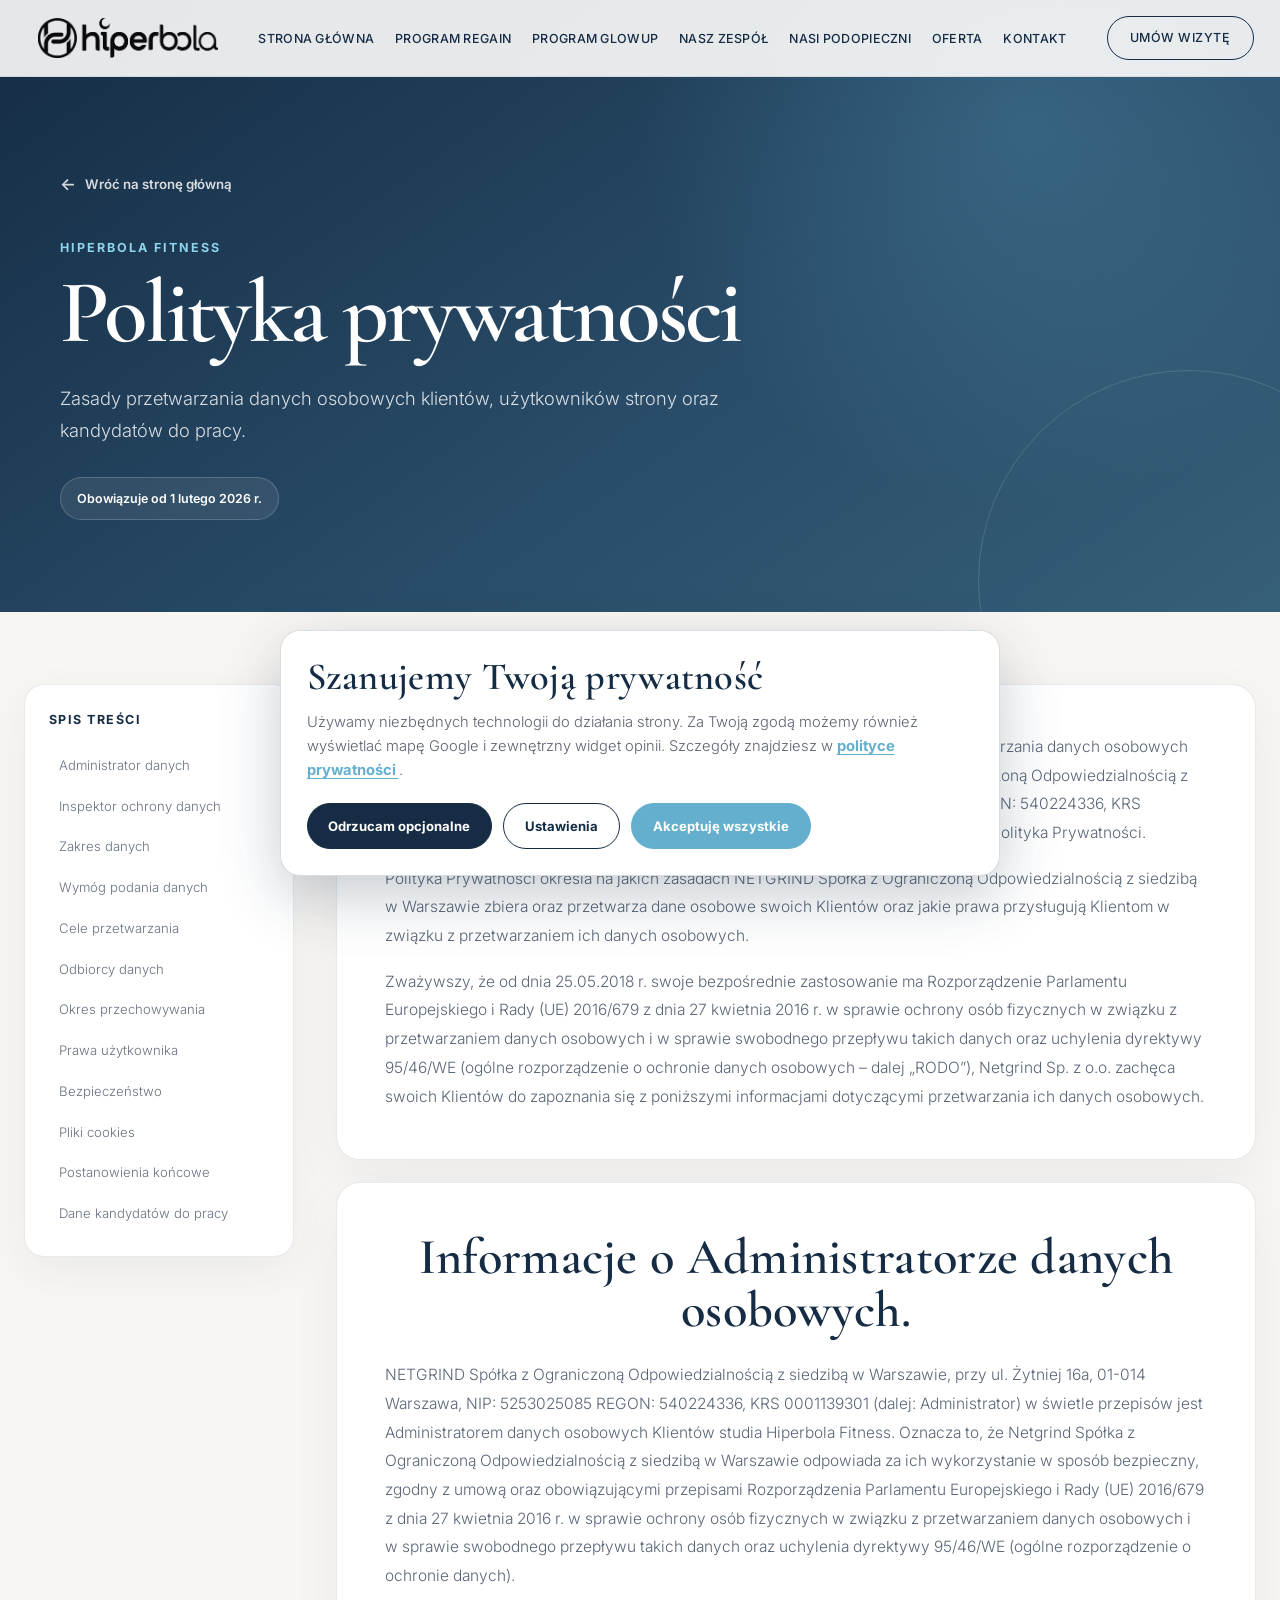
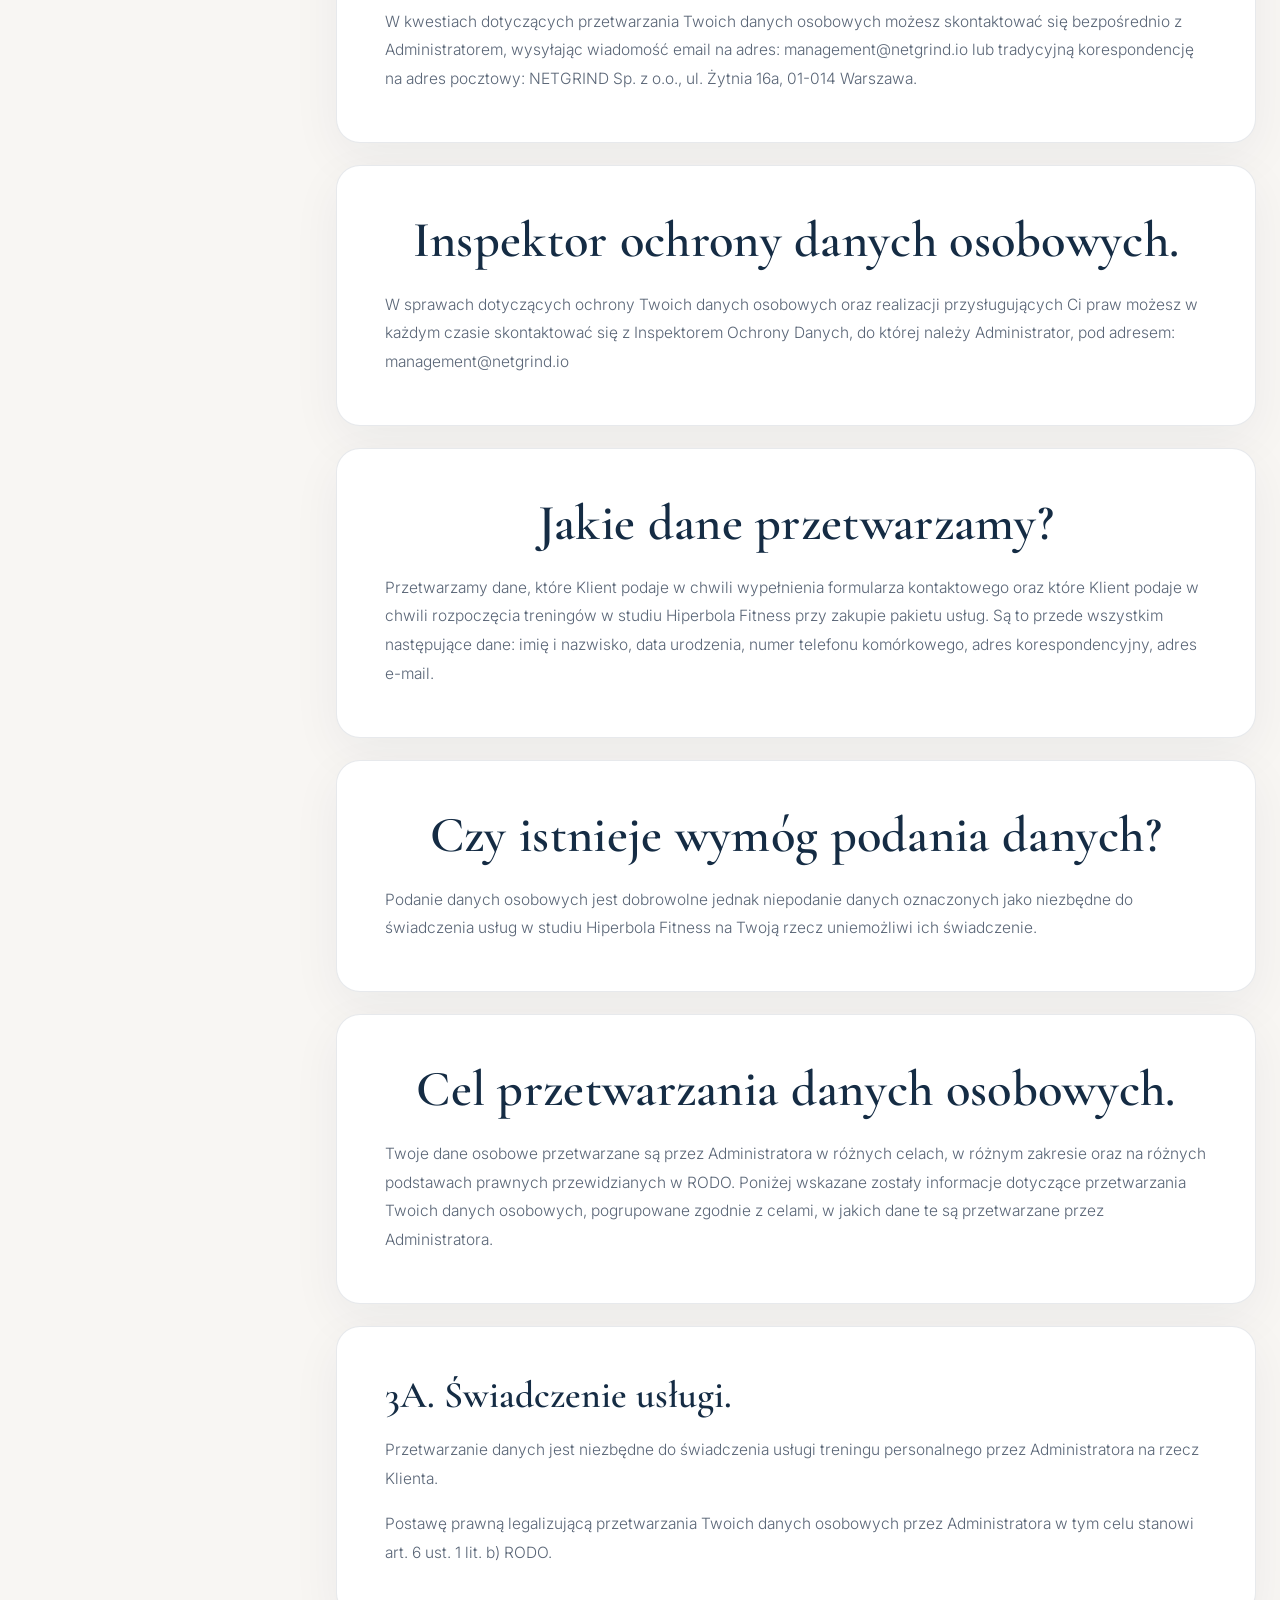
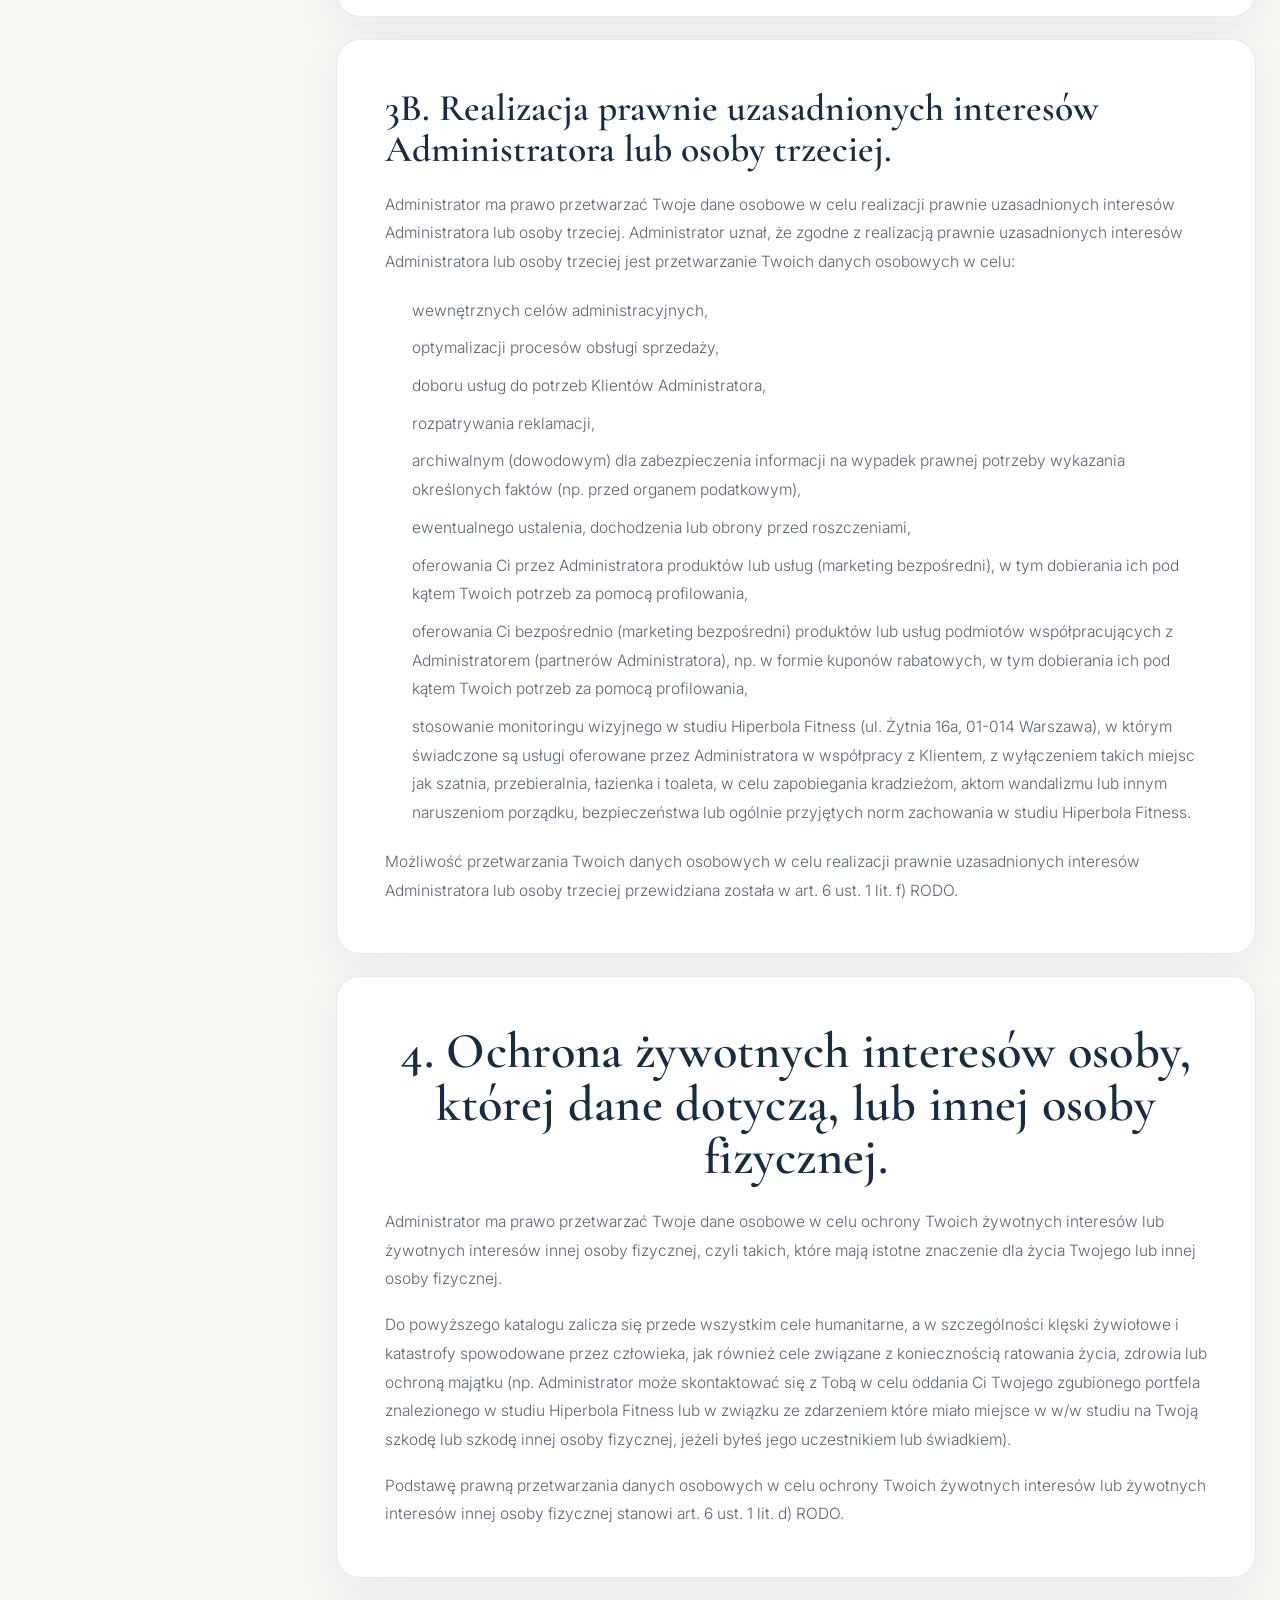
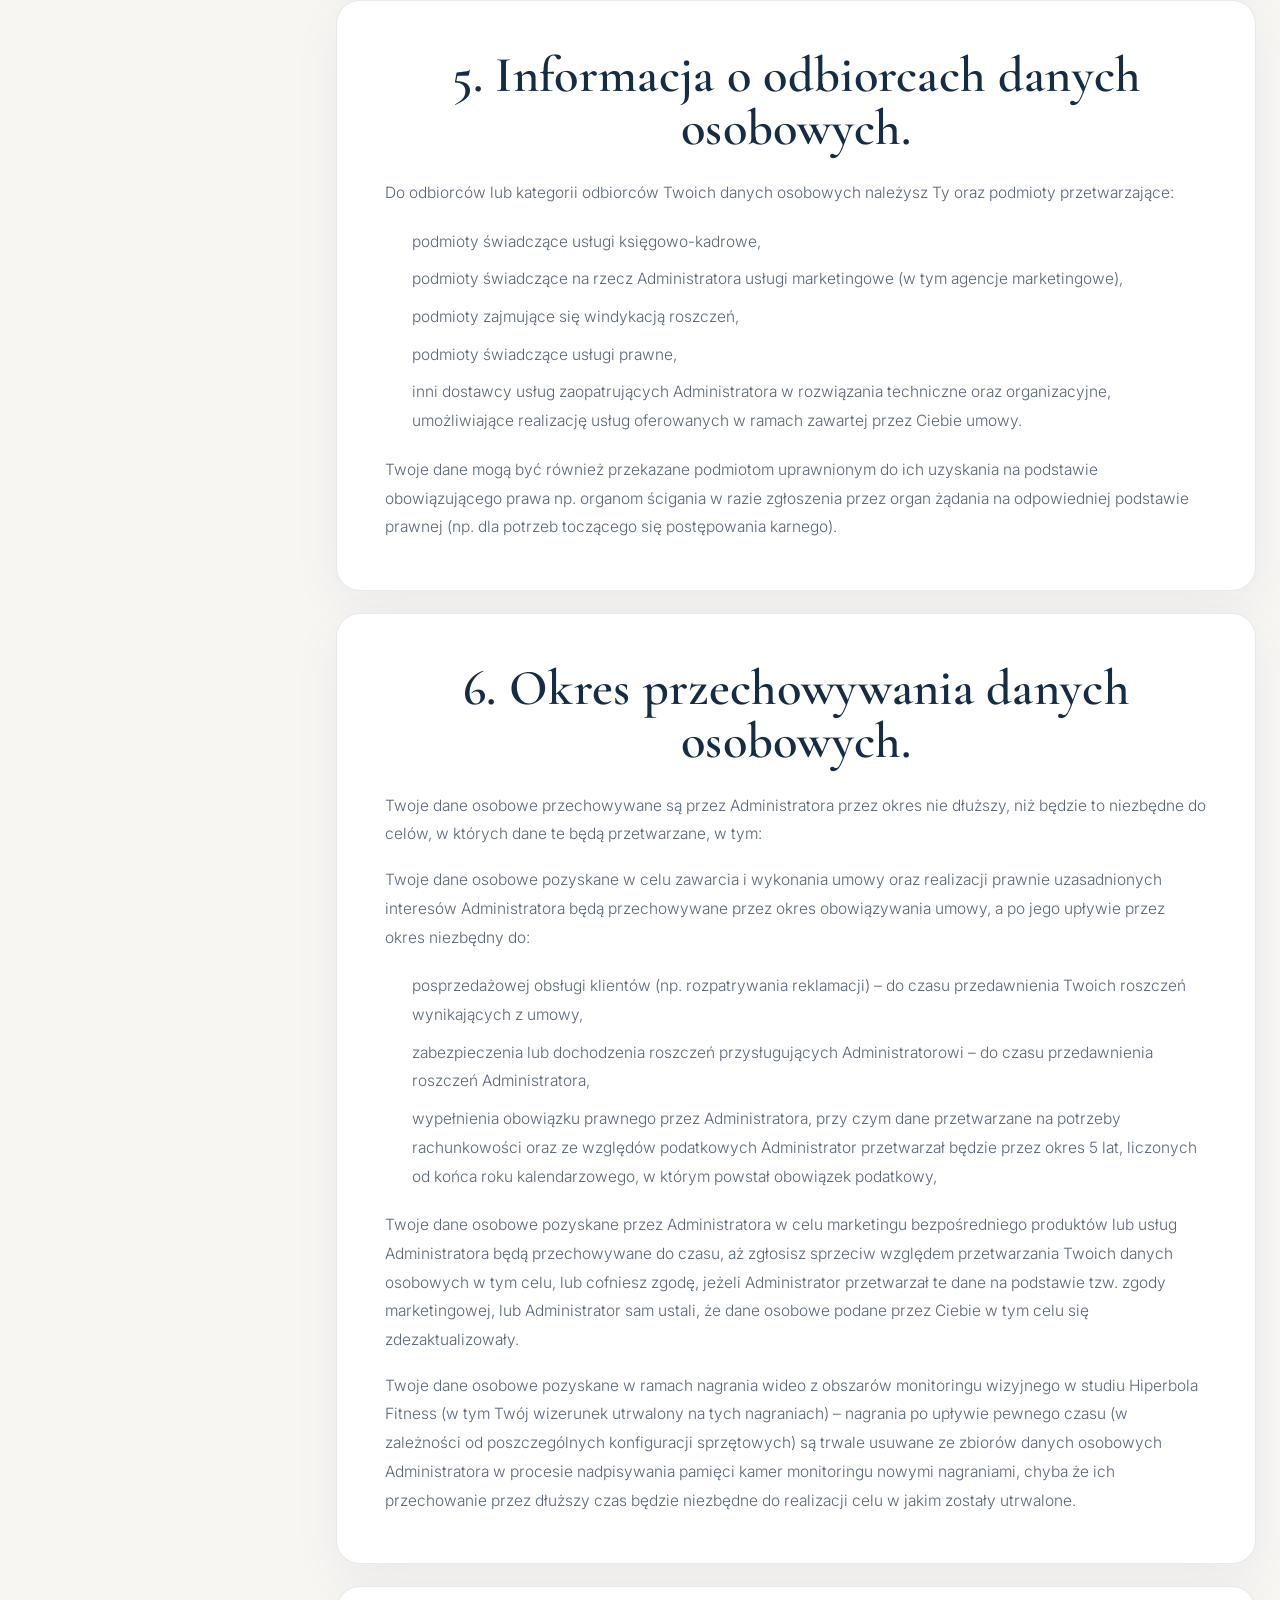
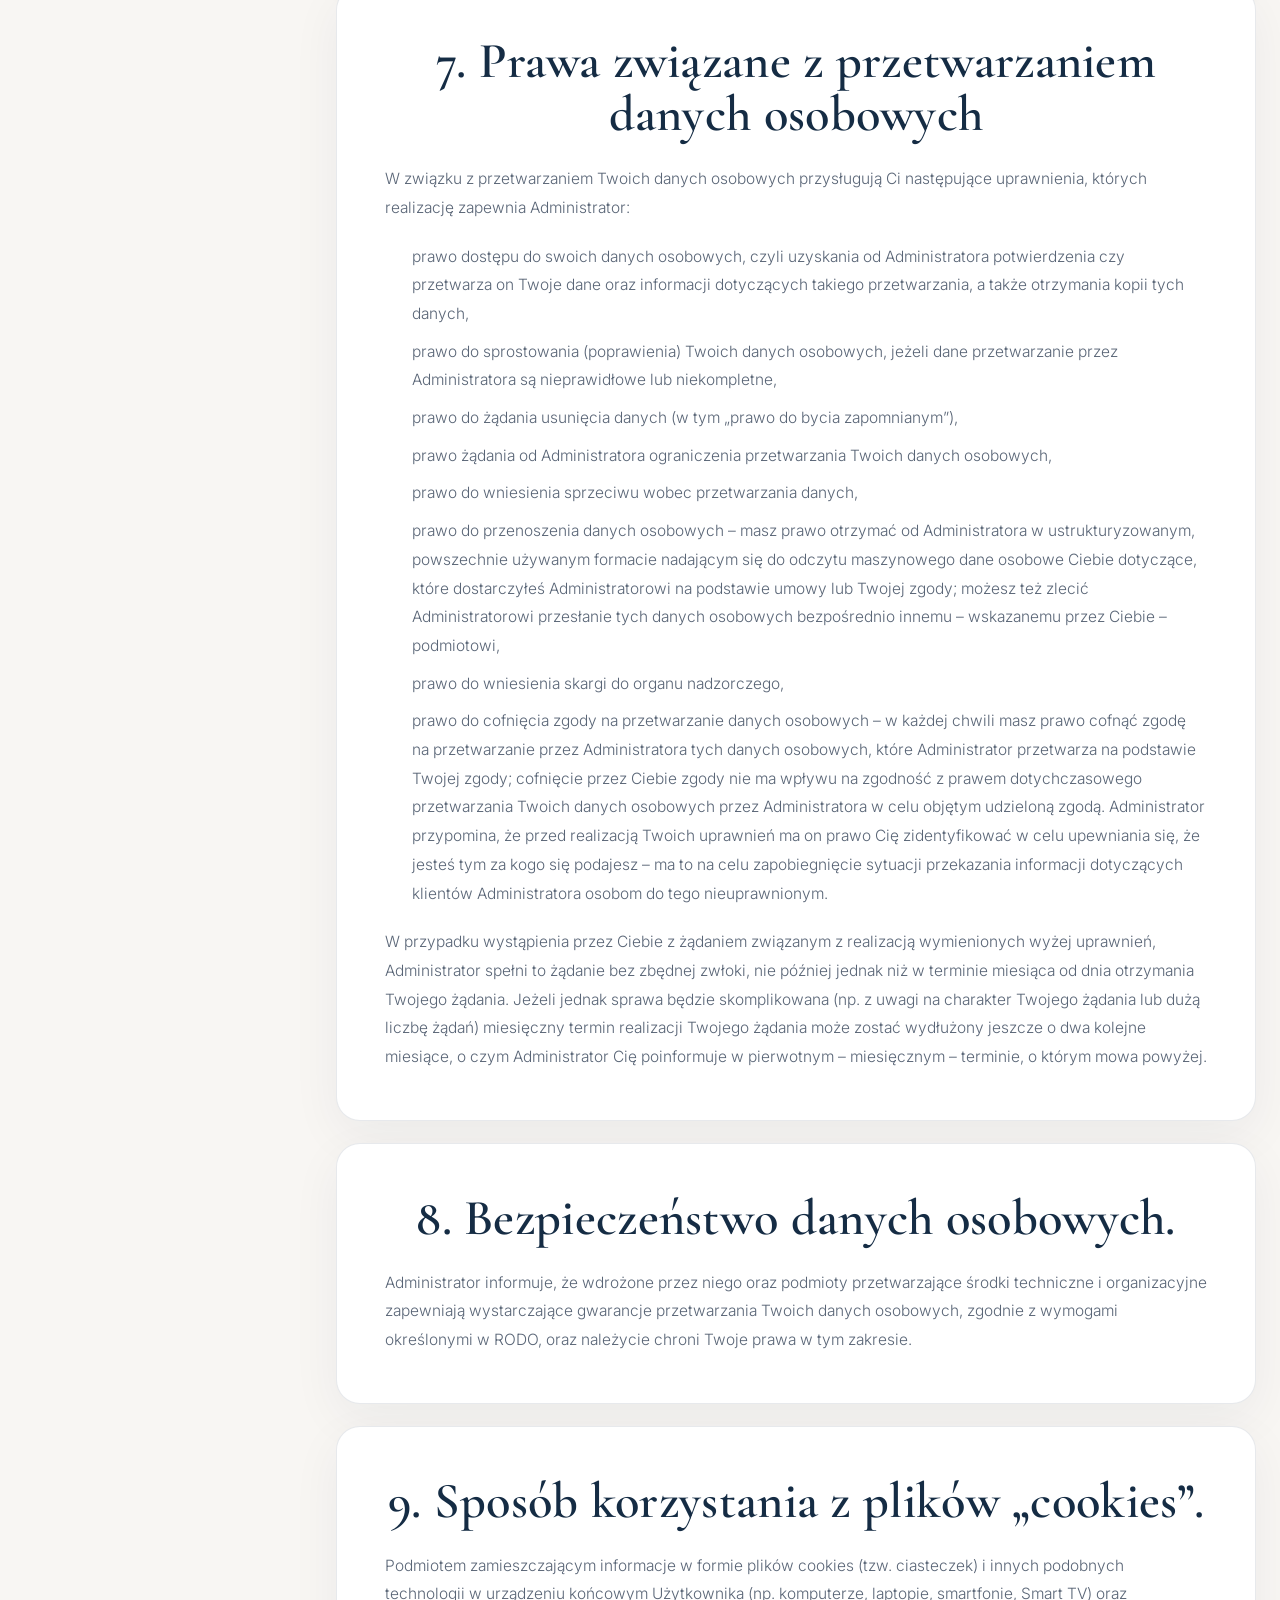
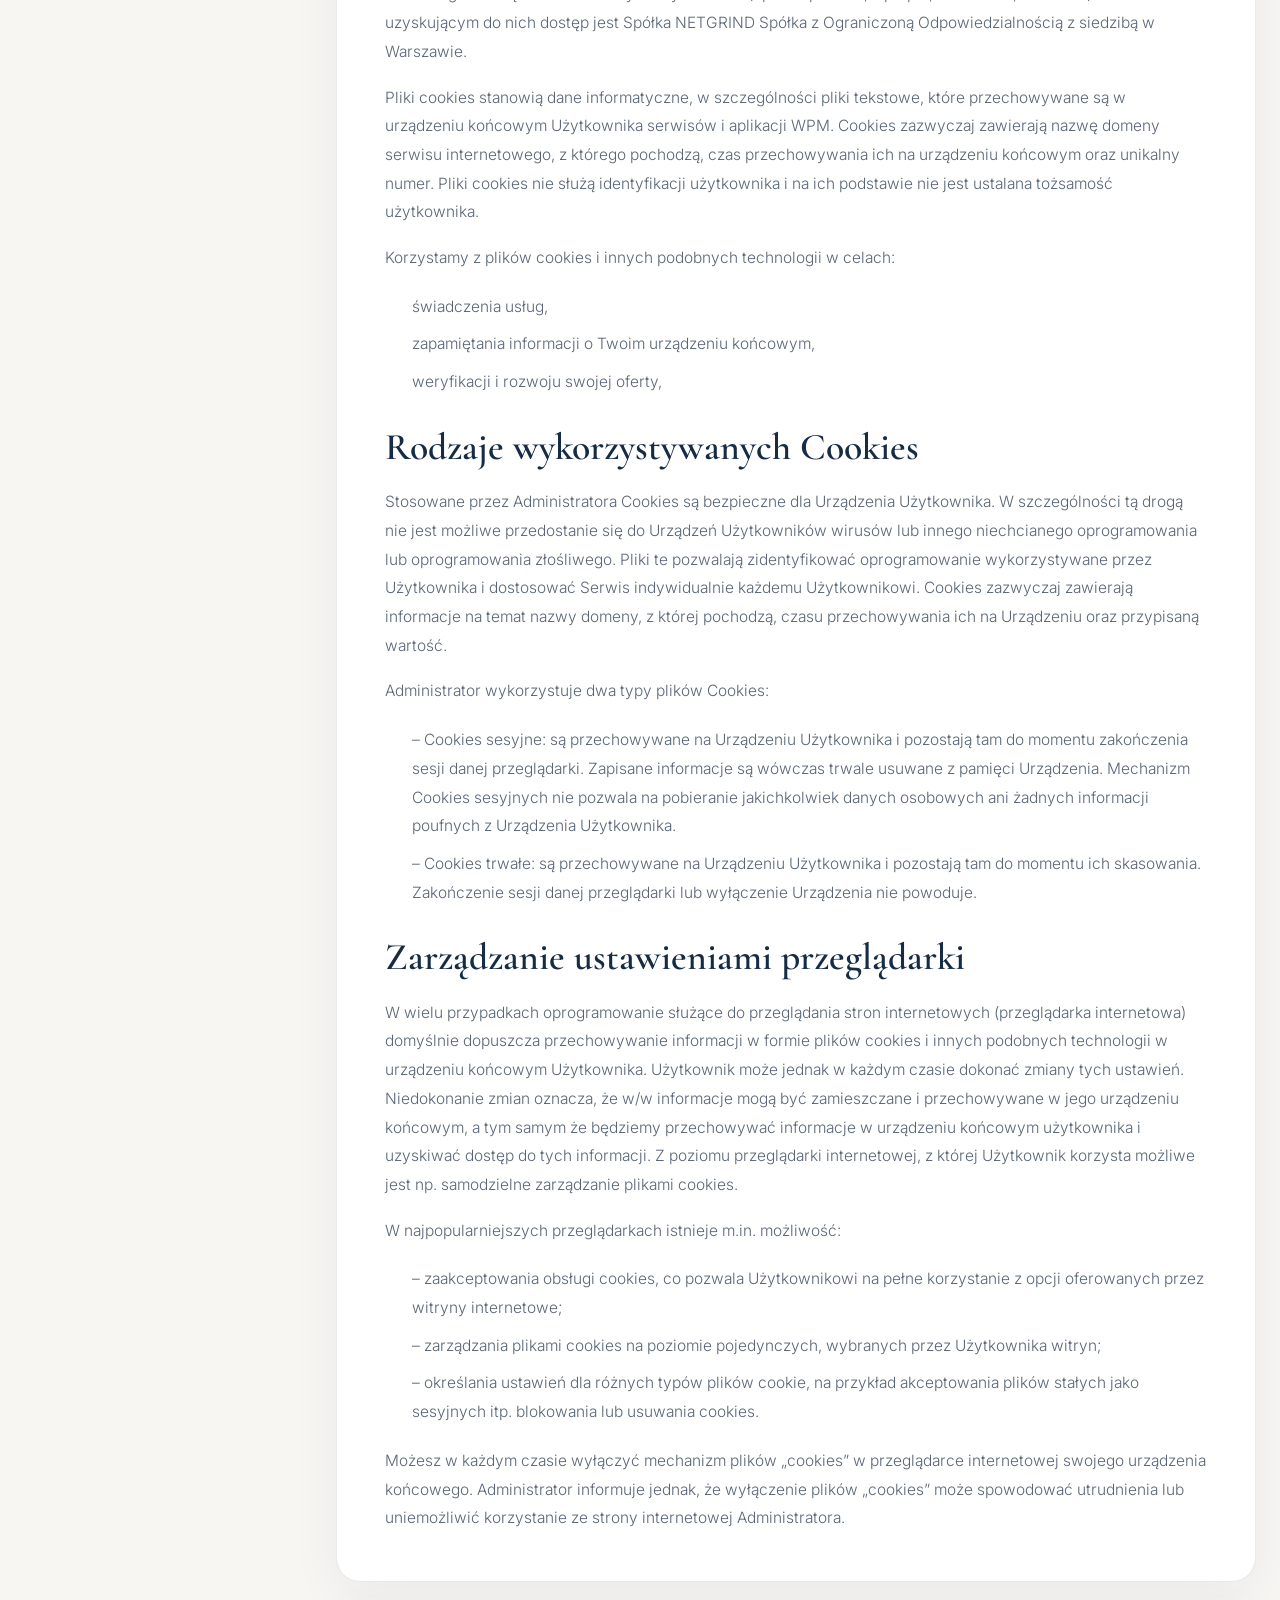
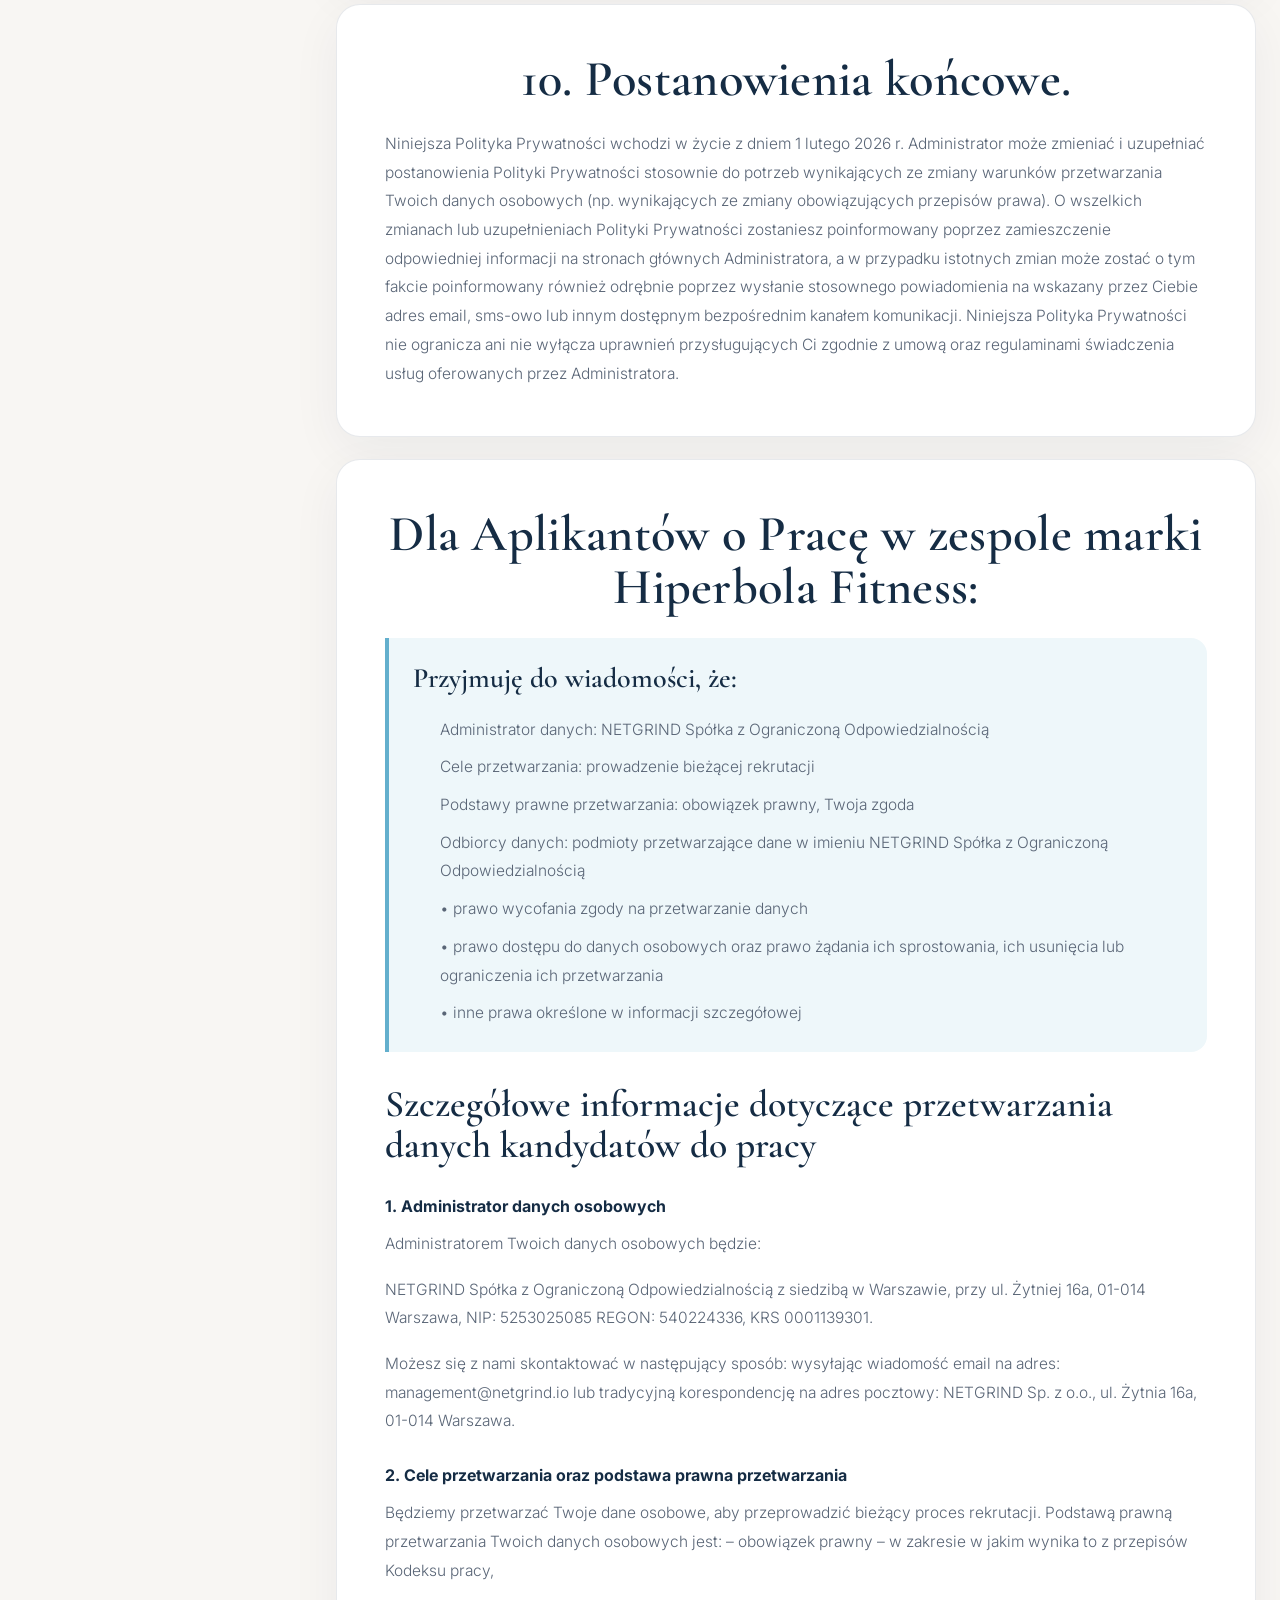
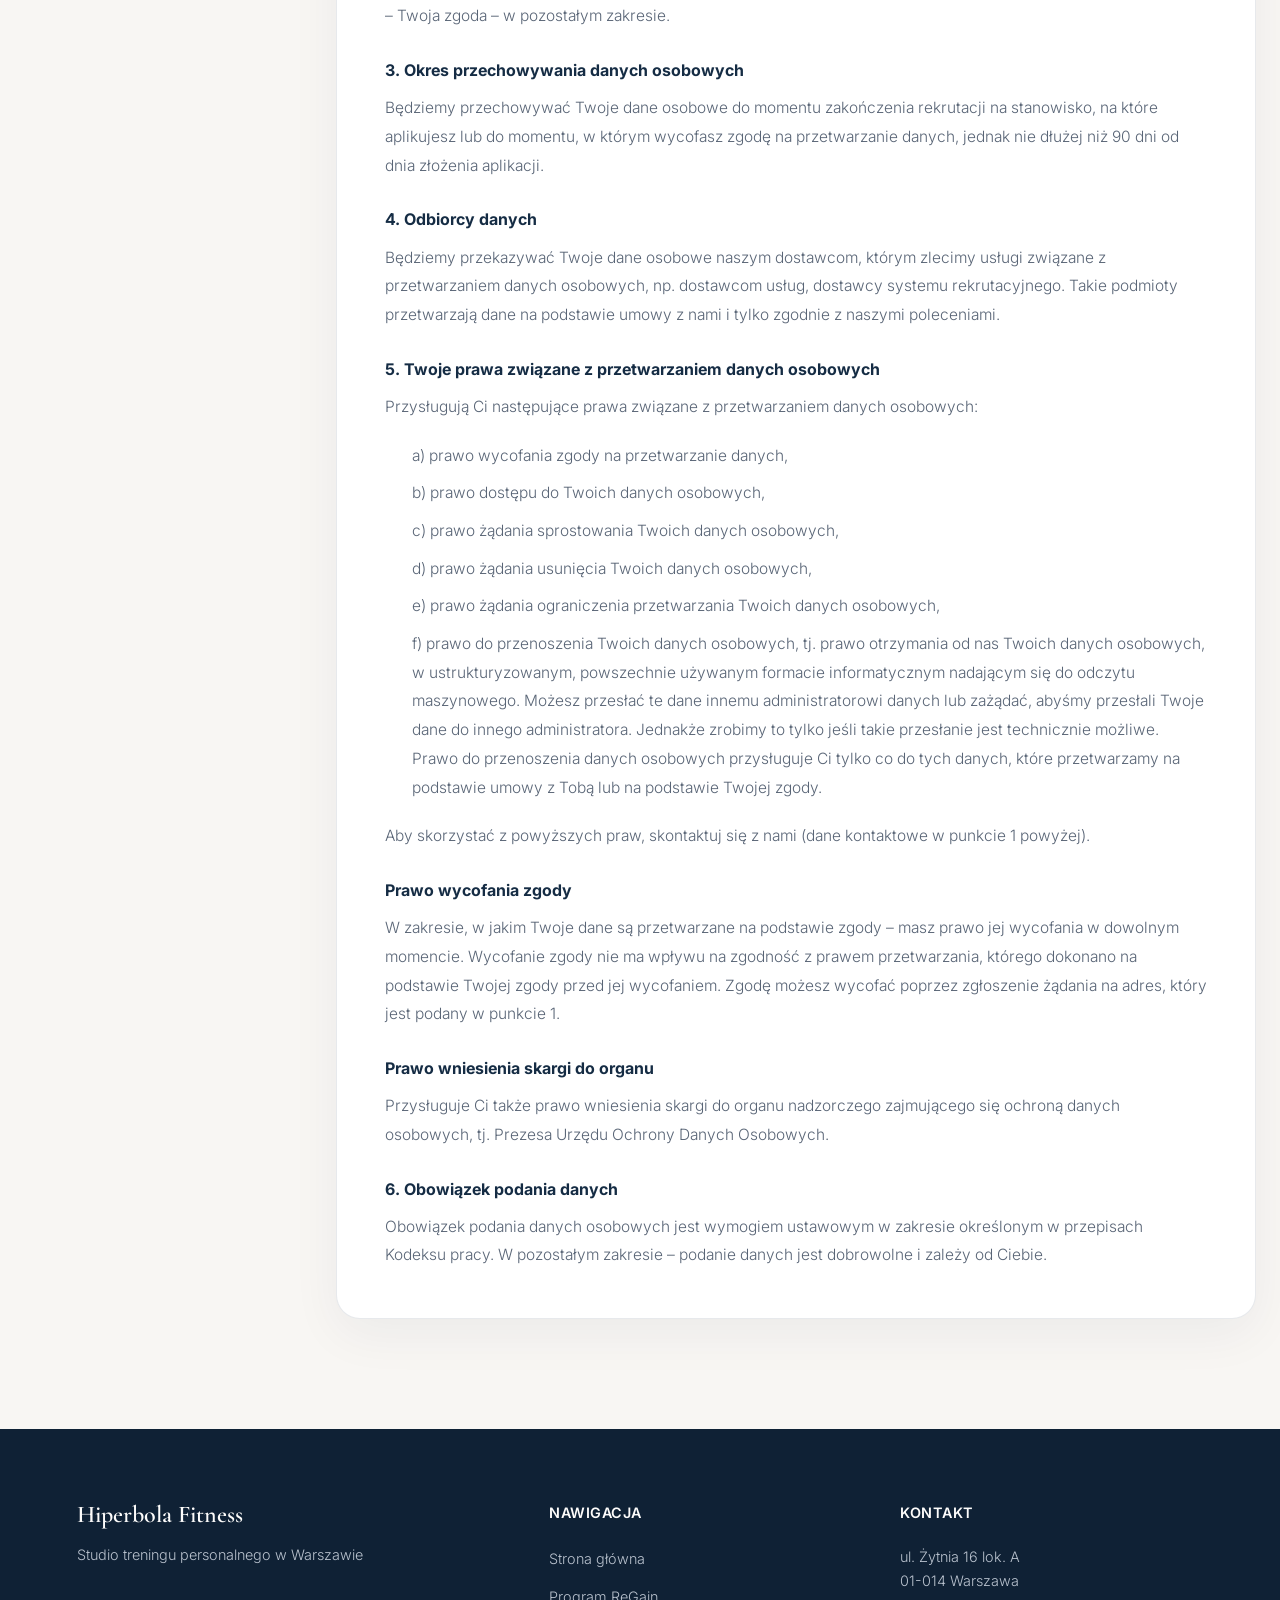
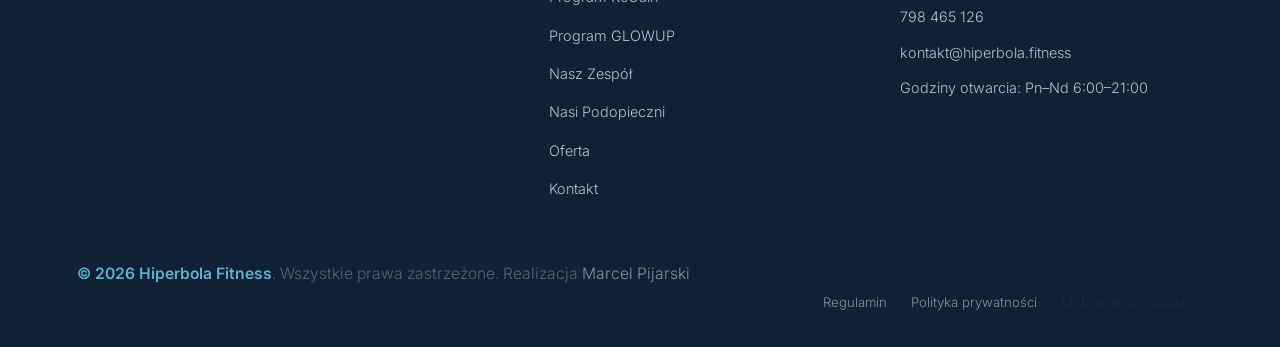
<file: polityka-prywatnosci.html>
<!DOCTYPE html>
<html lang="pl">
<head>
  <meta charset="UTF-8">
  <meta name="viewport" content="width=device-width, initial-scale=1.0">
  <title>Polityka prywatności | Hiperbola Fitness</title>
  <meta name="description" content="Polityka prywatności Hiperbola Fitness. Informacje o zasadach przetwarzania danych osobowych, prawach użytkowników oraz plikach cookies.">
  <link
  rel="icon"
  type="image/png"
  sizes="32x32"
  href="assets/logo/favicon1.png"
>

<link
  rel="icon"
  type="image/png"
  sizes="192x192"
  href="assets/logo/favicon2.png"
>

<link
  rel="apple-touch-icon"
  sizes="180x180"
  href="assets/logo/favicon2.png"
>
  <link rel="stylesheet" href="style.css">
  <link rel="stylesheet" href="cookies.css">
  <link rel="stylesheet" href="dokumenty-prawne.css">
</head>

<body class="strona-dokumentu">
<nav class="navbar">
  <div class="navbar-kontener">

    <a href="index.html" class="logo">
      <img
        src="assets/logo/bw_full_hiperbola_logo_1.png"
        alt="Hiperbola Fitness"
      >
    </a>

    <button
      class="hamburger"
      type="button"
      aria-label="Otwórz menu"
      aria-expanded="false"
    >
      <span></span>
      <span></span>
      <span></span>
    </button>

    <ul class="nav-list">
      <li><a href="index.html">Strona główna</a></li>
      <li><a href="regain.html">Program ReGain</a></li>
      <li><a href="glowup.html">Program GLOWUP</a></li>
      <li><a href="trenerzy.html">Nasz Zespół</a></li>
      <li><a href="podopieczne.html">Nasi podopieczni</a></li>
      <li><a href="oferta.html">Oferta</a></li>
      <li><a href="kontakt.html">Kontakt</a></li>

      <li class="nav-cta-mobile">
        <a href="konsultacja.html">
          Umów wizytę
        </a>
      </li>
    </ul>

    <a href="konsultacja.html" class="nav-button">
      Umów wizytę
    </a>

  </div>
</nav>

<main>
  <header class="dokument-hero">
    <div class="dokument-hero-kontener">
      <a href="index.html" class="dokument-powrot">Wróć na stronę główną</a>
      <span class="dokument-etykieta">Hiperbola Fitness</span>
      <h1>Polityka prywatności</h1>
      <p>Zasady przetwarzania danych osobowych klientów, użytkowników strony oraz kandydatów do pracy.</p>
      <span class="dokument-data">Obowiązuje od 1 lutego 2026 r.</span>
    </div>
  </header>

  <div class="dokument-layout">
    <aside class="dokument-spis" aria-label="Spis treści">
  <p class="dokument-spis-tytul">Spis treści</p>
  <ol>
    <li><a href="#administrator">Administrator danych</a></li>
<li><a href="#inspektor">Inspektor ochrony danych</a></li>
<li><a href="#zakres-danych">Zakres danych</a></li>
<li><a href="#wymog-podania">Wymóg podania danych</a></li>
<li><a href="#cele">Cele przetwarzania</a></li>
<li><a href="#odbiorcy">Odbiorcy danych</a></li>
<li><a href="#przechowywanie">Okres przechowywania</a></li>
<li><a href="#prawa">Prawa użytkownika</a></li>
<li><a href="#bezpieczenstwo">Bezpieczeństwo</a></li>
<li><a href="#cookies">Pliki cookies</a></li>
<li><a href="#postanowienia-koncowe">Postanowienia końcowe</a></li>
<li><a href="#rekrutacja">Dane kandydatów do pracy</a></li>
  </ol>
</aside>

    <article class="dokument-tresc">
      <section class="dokument-wprowadzenie">
        <p>W celu realizacji zasady zgodności z prawem, rzetelności oraz przejrzystości przetwarzania danych osobowych osób korzystających z usług oferowanych przez Spółkę NETGRIND Spółka z Ograniczoną Odpowiedzialnością z siedzibą w Warszawie, przy ul. Żytniej 16a, 01-014 Warszawa, NIP: 5253025085 REGON: 540224336, KRS 0001139301, będącą właścicielem marki Hiperbola Fitness, przyjęta została niniejsza Polityka Prywatności.</p>
<p>Polityka Prywatności określa na jakich zasadach NETGRIND Spółka z Ograniczoną Odpowiedzialnością z siedzibą w Warszawie zbiera oraz przetwarza dane osobowe swoich Klientów oraz jakie prawa przysługują Klientom w związku z przetwarzaniem ich danych osobowych.</p>
<p>Zważywszy, że od dnia 25.05.2018 r. swoje bezpośrednie zastosowanie ma Rozporządzenie Parlamentu Europejskiego i Rady (UE) 2016/679 z dnia 27 kwietnia 2016 r. w sprawie ochrony osób fizycznych w związku z przetwarzaniem danych osobowych i w sprawie swobodnego przepływu takich danych oraz uchylenia dyrektywy 95/46/WE (ogólne rozporządzenie o ochronie danych osobowych – dalej „RODO”), Netgrind Sp. z o.o. zachęca swoich Klientów do zapoznania się z poniższymi informacjami dotyczącymi przetwarzania ich danych osobowych.</p>
      </section>

      <section class="dokument-sekcja" id="administrator">
<h2>Informacje o Administratorze danych osobowych.</h2>
<p>NETGRIND Spółka z Ograniczoną Odpowiedzialnością z siedzibą w Warszawie, przy ul. Żytniej 16a, 01-014 Warszawa, NIP: 5253025085 REGON: 540224336, KRS 0001139301 (dalej: Administrator) w świetle przepisów jest Administratorem danych osobowych Klientów studia Hiperbola Fitness. Oznacza to, że Netgrind Spółka z Ograniczoną Odpowiedzialnością z siedzibą w Warszawie odpowiada za ich wykorzystanie w sposób bezpieczny, zgodny z umową oraz obowiązującymi przepisami Rozporządzenia Parlamentu Europejskiego i Rady (UE) 2016/679 z dnia 27 kwietnia 2016 r. w sprawie ochrony osób fizycznych w związku z przetwarzaniem danych osobowych i w sprawie swobodnego przepływu takich danych oraz uchylenia dyrektywy 95/46/WE (ogólne rozporządzenie o ochronie danych).</p>
<p>W kwestiach dotyczących przetwarzania Twoich danych osobowych możesz skontaktować się bezpośrednio z Administratorem, wysyłając wiadomość email na adres: management@netgrind.io lub tradycyjną korespondencję na adres pocztowy: NETGRIND Sp. z o.o., ul. Żytnia 16a, 01-014 Warszawa.</p>
</section>
<section class="dokument-sekcja" id="inspektor">
<h2>Inspektor ochrony danych osobowych.</h2>
<p>W sprawach dotyczących ochrony Twoich danych osobowych oraz realizacji przysługujących Ci praw możesz w każdym czasie skontaktować się z Inspektorem Ochrony Danych, do której należy Administrator, pod adresem: management@netgrind.io</p>
</section>
<section class="dokument-sekcja" id="zakres-danych">
<h2>Jakie dane przetwarzamy?</h2>
<p>Przetwarzamy dane, które Klient podaje w chwili wypełnienia formularza kontaktowego oraz które Klient podaje w chwili rozpoczęcia treningów w studiu Hiperbola Fitness przy zakupie pakietu usług. Są to przede wszystkim następujące dane: imię i nazwisko, data urodzenia, numer telefonu komórkowego, adres korespondencyjny, adres e-mail.</p>
</section>
<section class="dokument-sekcja" id="wymog-podania">
<h2>Czy istnieje wymóg podania danych?</h2>
<p>Podanie danych osobowych jest dobrowolne jednak niepodanie danych oznaczonych jako niezbędne do świadczenia usług w studiu Hiperbola Fitness na Twoją rzecz uniemożliwi ich świadczenie.</p>
</section>
<section class="dokument-sekcja" id="cele">
<h2>Cel przetwarzania danych osobowych.</h2>
<p>Twoje dane osobowe przetwarzane są przez Administratora w różnych celach, w różnym zakresie oraz na różnych podstawach prawnych przewidzianych w RODO. Poniżej wskazane zostały informacje dotyczące przetwarzania Twoich danych osobowych, pogrupowane zgodnie z celami, w jakich dane te są przetwarzane przez Administratora.</p>
</section>
<section class="dokument-sekcja" id="swiadczenie-uslugi">
<h3>3A. Świadczenie usługi.</h3>
<p>Przetwarzanie danych jest niezbędne do świadczenia usługi treningu personalnego przez Administratora na rzecz Klienta.</p>
<p>Postawę prawną legalizującą przetwarzania Twoich danych osobowych przez Administratora w tym celu stanowi art. 6 ust. 1 lit. b) RODO.</p>
</section>
<section class="dokument-sekcja" id="uzasadnione-interesy">
<h3>3B. Realizacja prawnie uzasadnionych interesów Administratora lub osoby trzeciej.</h3>
<p>Administrator ma prawo przetwarzać Twoje dane osobowe w celu realizacji prawnie uzasadnionych interesów Administratora lub osoby trzeciej. Administrator uznał, że zgodne z realizacją prawnie uzasadnionych interesów Administratora lub osoby trzeciej jest przetwarzanie Twoich danych osobowych w celu:</p>
<ul>
  <li>wewnętrznych celów administracyjnych,</li>
  <li>optymalizacji procesów obsługi sprzedaży,</li>
  <li>doboru usług do potrzeb Klientów Administratora,</li>
  <li>rozpatrywania reklamacji,</li>
  <li>archiwalnym (dowodowym) dla zabezpieczenia informacji na wypadek prawnej potrzeby wykazania określonych faktów (np. przed organem podatkowym),</li>
  <li>ewentualnego ustalenia, dochodzenia lub obrony przed roszczeniami,</li>
  <li>oferowania Ci przez Administratora produktów lub usług (marketing bezpośredni), w tym dobierania ich pod kątem Twoich potrzeb za pomocą profilowania,</li>
  <li>oferowania Ci bezpośrednio (marketing bezpośredni) produktów lub usług podmiotów współpracujących z Administratorem (partnerów Administratora), np. w formie kuponów rabatowych, w tym dobierania ich pod kątem Twoich potrzeb za pomocą profilowania,</li>
  <li>stosowanie monitoringu wizyjnego w studiu Hiperbola Fitness (ul. Żytnia 16a, 01-014 Warszawa), w którym świadczone są usługi oferowane przez Administratora w współpracy z Klientem, z wyłączeniem takich miejsc jak szatnia, przebieralnia, łazienka i toaleta, w celu zapobiegania kradzieżom, aktom wandalizmu lub innym naruszeniom porządku, bezpieczeństwa lub ogólnie przyjętych norm zachowania w studiu Hiperbola Fitness.</li>
</ul>
<p>Możliwość przetwarzania Twoich danych osobowych w celu realizacji prawnie uzasadnionych interesów Administratora lub osoby trzeciej przewidziana została w art. 6 ust. 1 lit. f) RODO.</p>
</section>
<section class="dokument-sekcja" id="zywotne-interesy">
<h2>4. Ochrona żywotnych interesów osoby, której dane dotyczą, lub innej osoby fizycznej.</h2>
<p>Administrator ma prawo przetwarzać Twoje dane osobowe w celu ochrony Twoich żywotnych interesów lub żywotnych interesów innej osoby fizycznej, czyli takich, które mają istotne znaczenie dla życia Twojego lub innej osoby fizycznej.</p>
<p>Do powyższego katalogu zalicza się przede wszystkim cele humanitarne, a w szczególności klęski żywiołowe i katastrofy spowodowane przez człowieka, jak również cele związane z koniecznością ratowania życia, zdrowia lub ochroną majątku (np. Administrator może skontaktować się z Tobą w celu oddania Ci Twojego zgubionego portfela znalezionego w studiu Hiperbola Fitness lub w związku ze zdarzeniem które miało miejsce w w/w studiu na Twoją szkodę lub szkodę innej osoby fizycznej, jeżeli byłeś jego uczestnikiem lub świadkiem).</p>
<p>Podstawę prawną przetwarzania danych osobowych w celu ochrony Twoich żywotnych interesów lub żywotnych interesów innej osoby fizycznej stanowi art. 6 ust. 1 lit. d) RODO.</p>
</section>
<section class="dokument-sekcja" id="odbiorcy">
<h2>5. Informacja o odbiorcach danych osobowych.</h2>
<p>Do odbiorców lub kategorii odbiorców Twoich danych osobowych należysz Ty oraz podmioty przetwarzające:</p>
<ul>
  <li>podmioty świadczące usługi księgowo-kadrowe,</li>
  <li>podmioty świadczące na rzecz Administratora usługi marketingowe (w tym agencje marketingowe),</li>
  <li>podmioty zajmujące się windykacją roszczeń,</li>
  <li>podmioty świadczące usługi prawne,</li>
  <li>inni dostawcy usług zaopatrujących Administratora w rozwiązania techniczne oraz organizacyjne, umożliwiające realizację usług oferowanych w ramach zawartej przez Ciebie umowy.</li>
</ul>
<p>Twoje dane mogą być również przekazane podmiotom uprawnionym do ich uzyskania na podstawie obowiązującego prawa np. organom ścigania w razie zgłoszenia przez organ żądania na odpowiedniej podstawie prawnej (np. dla potrzeb toczącego się postępowania karnego).</p>
</section>
<section class="dokument-sekcja" id="przechowywanie">
<h2>6. Okres przechowywania danych osobowych.</h2>
<p>Twoje dane osobowe przechowywane są przez Administratora przez okres nie dłuższy, niż będzie to niezbędne do celów, w których dane te będą przetwarzane, w tym:</p>
<p>Twoje dane osobowe pozyskane w celu zawarcia i wykonania umowy oraz realizacji prawnie uzasadnionych interesów Administratora będą przechowywane przez okres obowiązywania umowy, a po jego upływie przez okres niezbędny do:</p>
<ul>
  <li>posprzedażowej obsługi klientów (np. rozpatrywania reklamacji) – do czasu przedawnienia Twoich roszczeń wynikających z umowy,</li>
  <li>zabezpieczenia lub dochodzenia roszczeń przysługujących Administratorowi – do czasu przedawnienia roszczeń Administratora,</li>
  <li>wypełnienia obowiązku prawnego przez Administratora, przy czym dane przetwarzane na potrzeby rachunkowości oraz ze względów podatkowych Administrator przetwarzał będzie przez okres 5 lat, liczonych od końca roku kalendarzowego, w którym powstał obowiązek podatkowy,</li>
</ul>
<p>Twoje dane osobowe pozyskane przez Administratora w celu marketingu bezpośredniego produktów lub usług Administratora będą przechowywane do czasu, aż zgłosisz sprzeciw względem przetwarzania Twoich danych osobowych w tym celu, lub cofniesz zgodę, jeżeli Administrator przetwarzał te dane na podstawie tzw. zgody marketingowej, lub Administrator sam ustali, że dane osobowe podane przez Ciebie w tym celu się zdezaktualizowały.</p>
<p>Twoje dane osobowe pozyskane w ramach nagrania wideo z obszarów monitoringu wizyjnego w studiu Hiperbola Fitness (w tym Twój wizerunek utrwalony na tych nagraniach) – nagrania po upływie pewnego czasu (w zależności od poszczególnych konfiguracji sprzętowych) są trwale usuwane ze zbiorów danych osobowych Administratora w procesie nadpisywania pamięci kamer monitoringu nowymi nagraniami, chyba że ich przechowanie przez dłuższy czas będzie niezbędne do realizacji celu w jakim zostały utrwalone.</p>
</section>
<section class="dokument-sekcja" id="prawa">
<h2>7. Prawa związane z przetwarzaniem danych osobowych</h2>
<p>W związku z przetwarzaniem Twoich danych osobowych przysługują Ci następujące uprawnienia, których realizację zapewnia Administrator:</p>
<ul>
  <li>prawo dostępu do swoich danych osobowych, czyli uzyskania od Administratora potwierdzenia czy przetwarza on Twoje dane oraz informacji dotyczących takiego przetwarzania, a także otrzymania kopii tych danych,</li>
  <li>prawo do sprostowania (poprawienia) Twoich danych osobowych, jeżeli dane przetwarzanie przez Administratora są nieprawidłowe lub niekompletne,</li>
  <li>prawo do żądania usunięcia danych (w tym „prawo do bycia zapomnianym”),</li>
  <li>prawo żądania od Administratora ograniczenia przetwarzania Twoich danych osobowych,</li>
  <li>prawo do wniesienia sprzeciwu wobec przetwarzania danych,</li>
  <li>prawo do przenoszenia danych osobowych – masz prawo otrzymać od Administratora w ustrukturyzowanym, powszechnie używanym formacie nadającym się do odczytu maszynowego dane osobowe Ciebie dotyczące, które dostarczyłeś Administratorowi na podstawie umowy lub Twojej zgody; możesz też zlecić Administratorowi przesłanie tych danych osobowych bezpośrednio innemu – wskazanemu przez Ciebie – podmiotowi,</li>
  <li>prawo do wniesienia skargi do organu nadzorczego,</li>
  <li>prawo do cofnięcia zgody na przetwarzanie danych osobowych – w każdej chwili masz prawo cofnąć zgodę na przetwarzanie przez Administratora tych danych osobowych, które Administrator przetwarza na podstawie Twojej zgody; cofnięcie przez Ciebie zgody nie ma wpływu na zgodność z prawem dotychczasowego przetwarzania Twoich danych osobowych przez Administratora w celu objętym udzieloną zgodą. Administrator przypomina, że przed realizacją Twoich uprawnień ma on prawo Cię zidentyfikować w celu upewniania się, że jesteś tym za kogo się podajesz – ma to na celu zapobiegnięcie sytuacji przekazania informacji dotyczących klientów Administratora osobom do tego nieuprawnionym.</li>
</ul>
<p>W przypadku wystąpienia przez Ciebie z żądaniem związanym z realizacją wymienionych wyżej uprawnień, Administrator spełni to żądanie bez zbędnej zwłoki, nie później jednak niż w terminie miesiąca od dnia otrzymania Twojego żądania. Jeżeli jednak sprawa będzie skomplikowana (np. z uwagi na charakter Twojego żądania lub dużą liczbę żądań) miesięczny termin realizacji Twojego żądania może zostać wydłużony jeszcze o dwa kolejne miesiące, o czym Administrator Cię poinformuje w pierwotnym – miesięcznym – terminie, o którym mowa powyżej.</p>
</section>
<section class="dokument-sekcja" id="bezpieczenstwo">
<h2>8. Bezpieczeństwo danych osobowych.</h2>
<p>Administrator informuje, że wdrożone przez niego oraz podmioty przetwarzające środki techniczne i organizacyjne zapewniają wystarczające gwarancje przetwarzania Twoich danych osobowych, zgodnie z wymogami określonymi w RODO, oraz należycie chroni Twoje prawa w tym zakresie.</p>
</section>
<section class="dokument-sekcja" id="cookies">
<h2>9. Sposób korzystania z plików „cookies”.</h2>
<p>Podmiotem zamieszczającym informacje w formie plików cookies (tzw. ciasteczek) i innych podobnych technologii w urządzeniu końcowym Użytkownika (np. komputerze, laptopie, smartfonie, Smart TV) oraz uzyskującym do nich dostęp jest Spółka NETGRIND Spółka z Ograniczoną Odpowiedzialnością z siedzibą w Warszawie.</p>
<p>Pliki cookies stanowią dane informatyczne, w szczególności pliki tekstowe, które przechowywane są w urządzeniu końcowym Użytkownika serwisów i aplikacji WPM. Cookies zazwyczaj zawierają nazwę domeny serwisu internetowego, z którego pochodzą, czas przechowywania ich na urządzeniu końcowym oraz unikalny numer. Pliki cookies nie służą identyfikacji użytkownika i na ich podstawie nie jest ustalana tożsamość użytkownika.</p>
<p>Korzystamy z plików cookies i innych podobnych technologii w celach:</p>
<ul>
  <li>świadczenia usług,</li>
  <li>zapamiętania informacji o Twoim urządzeniu końcowym,</li>
  <li>weryfikacji i rozwoju swojej oferty,</li>
</ul>
<h3>Rodzaje wykorzystywanych Cookies</h3>
<p>Stosowane przez Administratora Cookies są bezpieczne dla Urządzenia Użytkownika. W szczególności tą drogą nie jest możliwe przedostanie się do Urządzeń Użytkowników wirusów lub innego niechcianego oprogramowania lub oprogramowania złośliwego. Pliki te pozwalają zidentyfikować oprogramowanie wykorzystywane przez Użytkownika i dostosować Serwis indywidualnie każdemu Użytkownikowi. Cookies zazwyczaj zawierają informacje na temat nazwy domeny, z której pochodzą, czasu przechowywania ich na Urządzeniu oraz przypisaną wartość.</p>
<p>Administrator wykorzystuje dwa typy plików Cookies:</p>
<ul>
  <li>–   Cookies sesyjne: są przechowywane na Urządzeniu Użytkownika i pozostają tam do momentu zakończenia sesji danej przeglądarki. Zapisane informacje są wówczas trwale usuwane z pamięci Urządzenia. Mechanizm Cookies sesyjnych nie pozwala na pobieranie jakichkolwiek danych osobowych ani żadnych informacji poufnych z Urządzenia Użytkownika.</li>
  <li>–  Cookies trwałe: są przechowywane na Urządzeniu Użytkownika i pozostają tam do momentu ich skasowania. Zakończenie sesji danej przeglądarki lub wyłączenie Urządzenia nie powoduje.</li>
</ul>
<h3>Zarządzanie ustawieniami przeglądarki</h3>
<p>W wielu przypadkach oprogramowanie służące do przeglądania stron internetowych (przeglądarka internetowa) domyślnie dopuszcza przechowywanie informacji w formie plików cookies i innych podobnych technologii w urządzeniu końcowym Użytkownika. Użytkownik może jednak w każdym czasie dokonać zmiany tych ustawień. Niedokonanie zmian oznacza, że w/w informacje mogą być zamieszczane i przechowywane w jego urządzeniu końcowym, a tym samym że będziemy przechowywać informacje w urządzeniu końcowym użytkownika i uzyskiwać dostęp do tych informacji. Z poziomu przeglądarki internetowej, z której Użytkownik korzysta możliwe jest np. samodzielne zarządzanie plikami cookies.</p>
<p>W najpopularniejszych przeglądarkach istnieje m.in. możliwość:</p>
<ul>
  <li>– zaakceptowania obsługi cookies, co pozwala Użytkownikowi na pełne korzystanie z opcji oferowanych przez witryny internetowe;</li>
  <li>– zarządzania plikami cookies na poziomie pojedynczych, wybranych przez Użytkownika witryn;</li>
  <li>–  określania ustawień dla różnych typów plików cookie, na przykład akceptowania plików stałych jako sesyjnych itp. blokowania lub usuwania cookies.</li>
</ul>
<p>Możesz w każdym czasie wyłączyć mechanizm plików „cookies” w przeglądarce internetowej swojego urządzenia końcowego. Administrator informuje jednak, że wyłączenie plików „cookies” może spowodować utrudnienia lub uniemożliwić korzystanie ze strony internetowej Administratora.</p>
</section>
<section class="dokument-sekcja" id="postanowienia-koncowe">
<h2>10. Postanowienia końcowe.</h2>
<p>Niniejsza Polityka Prywatności wchodzi w życie z dniem 1 lutego 2026 r. Administrator może zmieniać i uzupełniać postanowienia Polityki Prywatności stosownie do potrzeb wynikających ze zmiany warunków przetwarzania Twoich danych osobowych (np. wynikających ze zmiany obowiązujących przepisów prawa). O wszelkich zmianach lub uzupełnieniach Polityki Prywatności zostaniesz poinformowany poprzez zamieszczenie odpowiedniej informacji na stronach głównych Administratora, a w przypadku istotnych zmian może zostać o tym fakcie poinformowany również odrębnie poprzez wysłanie stosownego powiadomienia na wskazany przez Ciebie adres email, sms-owo lub innym dostępnym bezpośrednim kanałem komunikacji. Niniejsza Polityka Prywatności nie ogranicza ani nie wyłącza uprawnień przysługujących Ci zgodnie z umową oraz regulaminami świadczenia usług oferowanych przez Administratora.</p>
</section>
<section class="dokument-sekcja" id="rekrutacja">
<h2>Dla Aplikantów o Pracę w zespole marki Hiperbola Fitness:</h2>
<div class="dokument-wyroznienie">
<h3>Przyjmuję do wiadomości, że:</h3>
<ul>
  <li>Administrator danych: NETGRIND Spółka z Ograniczoną Odpowiedzialnością</li>
  <li>Cele przetwarzania: prowadzenie bieżącej rekrutacji</li>
  <li>Podstawy prawne przetwarzania: obowiązek prawny, Twoja zgoda</li>
  <li>Odbiorcy danych: podmioty przetwarzające dane w imieniu NETGRIND Spółka z Ograniczoną Odpowiedzialnością</li>
  <li>• prawo wycofania zgody na przetwarzanie danych</li>
  <li>• prawo dostępu do danych osobowych oraz prawo żądania ich sprostowania, ich usunięcia lub ograniczenia ich przetwarzania</li>
  <li>• inne prawa określone w informacji szczegółowej</li>
</ul>
</div>
<h3>Szczegółowe informacje dotyczące przetwarzania danych kandydatów do pracy</h3>
<h4>1. Administrator danych osobowych</h4>
<p>Administratorem Twoich danych osobowych będzie:</p>
<p>NETGRIND Spółka z Ograniczoną Odpowiedzialnością z siedzibą w Warszawie, przy ul. Żytniej 16a, 01-014 Warszawa, NIP: 5253025085 REGON: 540224336, KRS 0001139301.</p>
<p>Możesz się z nami skontaktować w następujący sposób: wysyłając wiadomość email na adres: management@netgrind.io lub tradycyjną korespondencję na adres pocztowy: NETGRIND Sp. z o.o., ul. Żytnia 16a, 01-014 Warszawa.</p>
<h4>2. Cele przetwarzania oraz podstawa prawna przetwarzania</h4>
<p>Będziemy przetwarzać Twoje dane osobowe, aby przeprowadzić bieżący proces rekrutacji. Podstawą prawną przetwarzania Twoich danych osobowych jest: – obowiązek prawny – w zakresie w jakim wynika to z przepisów Kodeksu pracy,</p>
<p>– Twoja zgoda – w pozostałym zakresie.</p>
<h4>3. Okres przechowywania danych osobowych</h4>
<p>Będziemy przechowywać Twoje dane osobowe do momentu zakończenia rekrutacji na stanowisko, na które aplikujesz lub do momentu, w którym wycofasz zgodę na przetwarzanie danych, jednak nie dłużej niż 90 dni od dnia złożenia aplikacji.</p>
<h4>4. Odbiorcy danych</h4>
<p>Będziemy przekazywać Twoje dane osobowe naszym dostawcom, którym zlecimy usługi związane z przetwarzaniem danych osobowych, np. dostawcom usług, dostawcy systemu rekrutacyjnego. Takie podmioty przetwarzają dane na podstawie umowy z nami i tylko zgodnie z naszymi poleceniami.</p>
<h4>5. Twoje prawa związane z przetwarzaniem danych osobowych</h4>
<p>Przysługują Ci następujące prawa związane z przetwarzaniem danych osobowych:</p>
<ul>
  <li>a) prawo wycofania zgody na przetwarzanie danych,</li>
  <li>b) prawo dostępu do Twoich danych osobowych,</li>
  <li>c) prawo żądania sprostowania Twoich danych osobowych,</li>
  <li>d) prawo żądania usunięcia Twoich danych osobowych,</li>
  <li>e) prawo żądania ograniczenia przetwarzania Twoich danych osobowych,</li>
  <li>f) prawo do przenoszenia Twoich danych osobowych, tj. prawo otrzymania od nas Twoich danych osobowych, w ustrukturyzowanym, powszechnie używanym formacie informatycznym nadającym się do odczytu maszynowego. Możesz przesłać te dane innemu administratorowi danych lub zażądać, abyśmy przesłali Twoje dane do innego administratora. Jednakże zrobimy to tylko jeśli takie przesłanie jest technicznie możliwe. Prawo do przenoszenia danych osobowych przysługuje Ci tylko co do tych danych, które przetwarzamy na podstawie umowy z Tobą lub na podstawie Twojej zgody.</li>
</ul>
<p>Aby skorzystać z powyższych praw, skontaktuj się z nami (dane kontaktowe w punkcie 1 powyżej).</p>
<h4>Prawo wycofania zgody</h4>
<p>W zakresie, w jakim Twoje dane są przetwarzane na podstawie zgody – masz prawo jej wycofania w dowolnym momencie. Wycofanie zgody nie ma wpływu na zgodność z prawem przetwarzania, którego dokonano na podstawie Twojej zgody przed jej wycofaniem. Zgodę możesz wycofać poprzez zgłoszenie żądania na adres, który jest podany w punkcie 1.</p>
<h4>Prawo wniesienia skargi do organu</h4>
<p>Przysługuje Ci także prawo wniesienia skargi do organu nadzorczego zajmującego się ochroną danych osobowych, tj. Prezesa Urzędu Ochrony Danych Osobowych.</p>
<h4>6. Obowiązek podania danych</h4>
<p>Obowiązek podania danych osobowych jest wymogiem ustawowym w zakresie określonym w przepisach Kodeksu pracy. W pozostałym zakresie – podanie danych jest dobrowolne i zależy od Ciebie.</p>
</section>
    </article>
  </div>
</main>

<footer class="footer">
  <div class="footer-container">
    <div class="footer-logo">
      <h3>Hiperbola Fitness</h3>
      <p>Studio treningu personalnego w Warszawie</p>
    </div>

    <div class="footer-nav">
      <h4>Nawigacja</h4>
      <ul>
        <li><a href="index.html">Strona główna</a></li>
        <li><a href="regain.html">Program ReGain</a></li>
        <li><a href="glowup.html">Program GLOWUP</a></li>
        <li><a href="trenerzy.html">Nasz Zespół</a></li>
        <li><a href="podopieczne.html">Nasi Podopieczni</a></li>
        <li><a href="oferta.html">Oferta</a></li>
        <li><a href="kontakt.html">Kontakt</a></li>
      </ul>
    </div>

    <div class="footer-kontakt">
      <h4>Kontakt</h4>
      <p>ul. Żytnia 16 lok. A<br>01-014 Warszawa</p>
      <p>798 465 126</p>
      <p>kontakt@hiperbola.fitness</p>
      <p>Godziny otwarcia: Pn–Nd 6:00–21:00</p>
    </div>
  </div>

  <div class="footer-bottom">
    <p>
      <span class="footer-marka">© 2026 Hiperbola Fitness</span>.
      Wszystkie prawa zastrzeżone. Realizacja
      <span class="podpisek">
        <a href="https://marcelpijarski.pl">Marcel Pijarski</a>
      </span>
    </p>

    <div class="footer-prawne">
      <a href="regulamin.html">Regulamin</a>
      <a href="polityka-prywatnosci.html">Polityka prywatności</a>
      <button type="button" class="footer-cookies" data-cookie-ustawienia>
        Ustawienia cookies
      </button>
    </div>
  </div>
</footer>

<script src="script.js"></script>
<script src="cookies.js"></script>
</body>
</html>
</file>
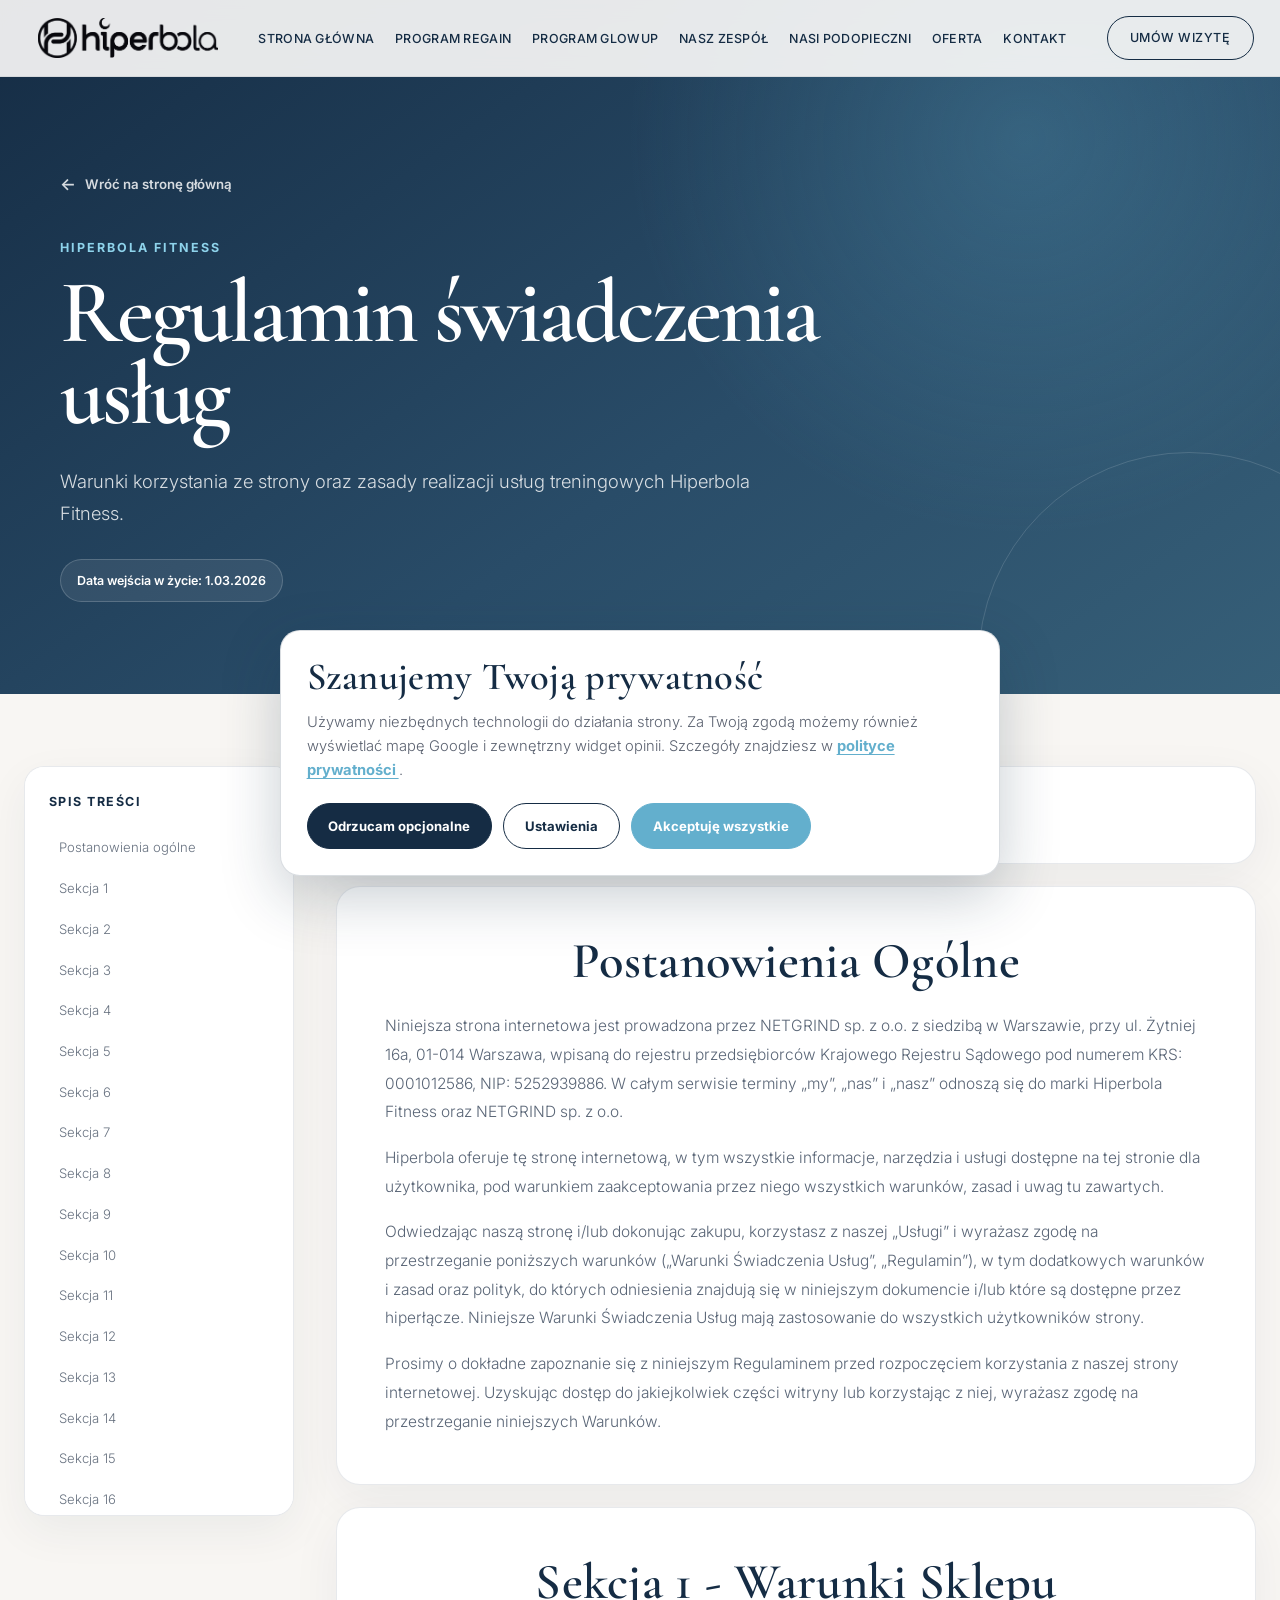
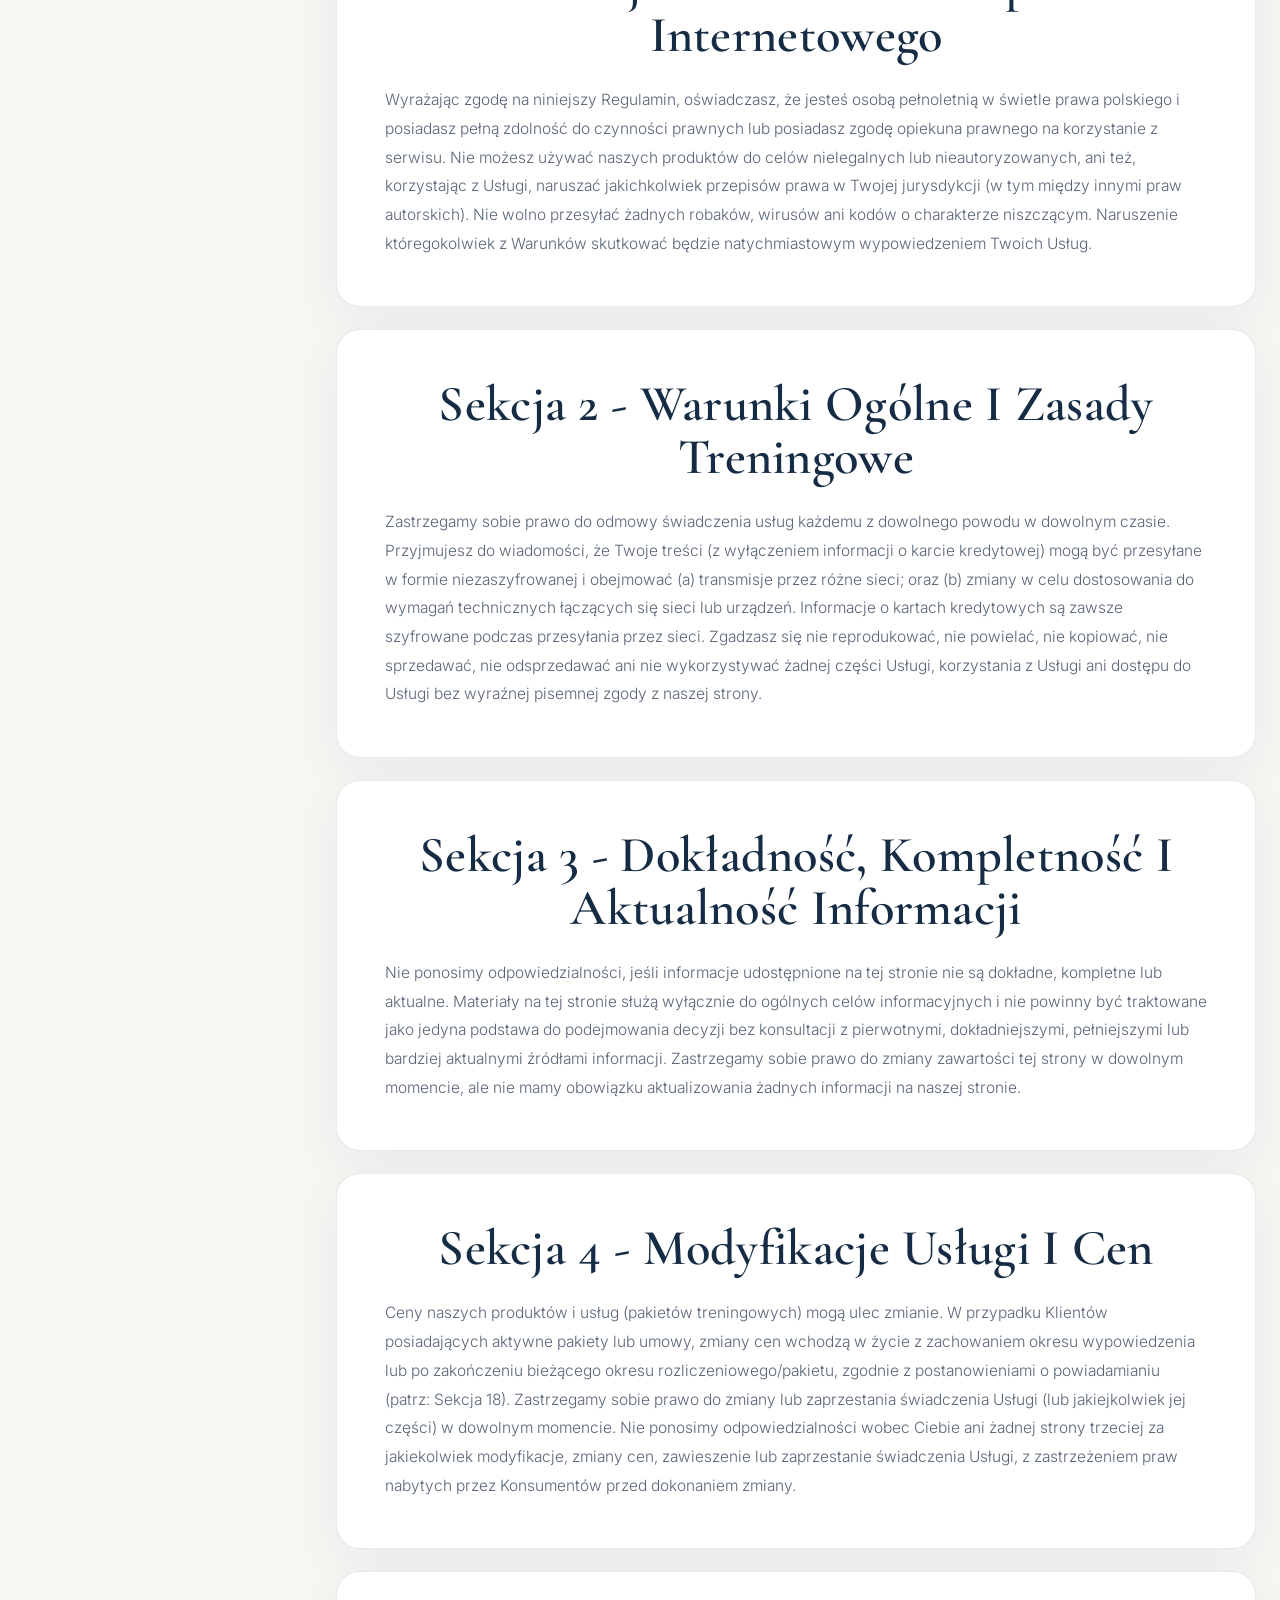
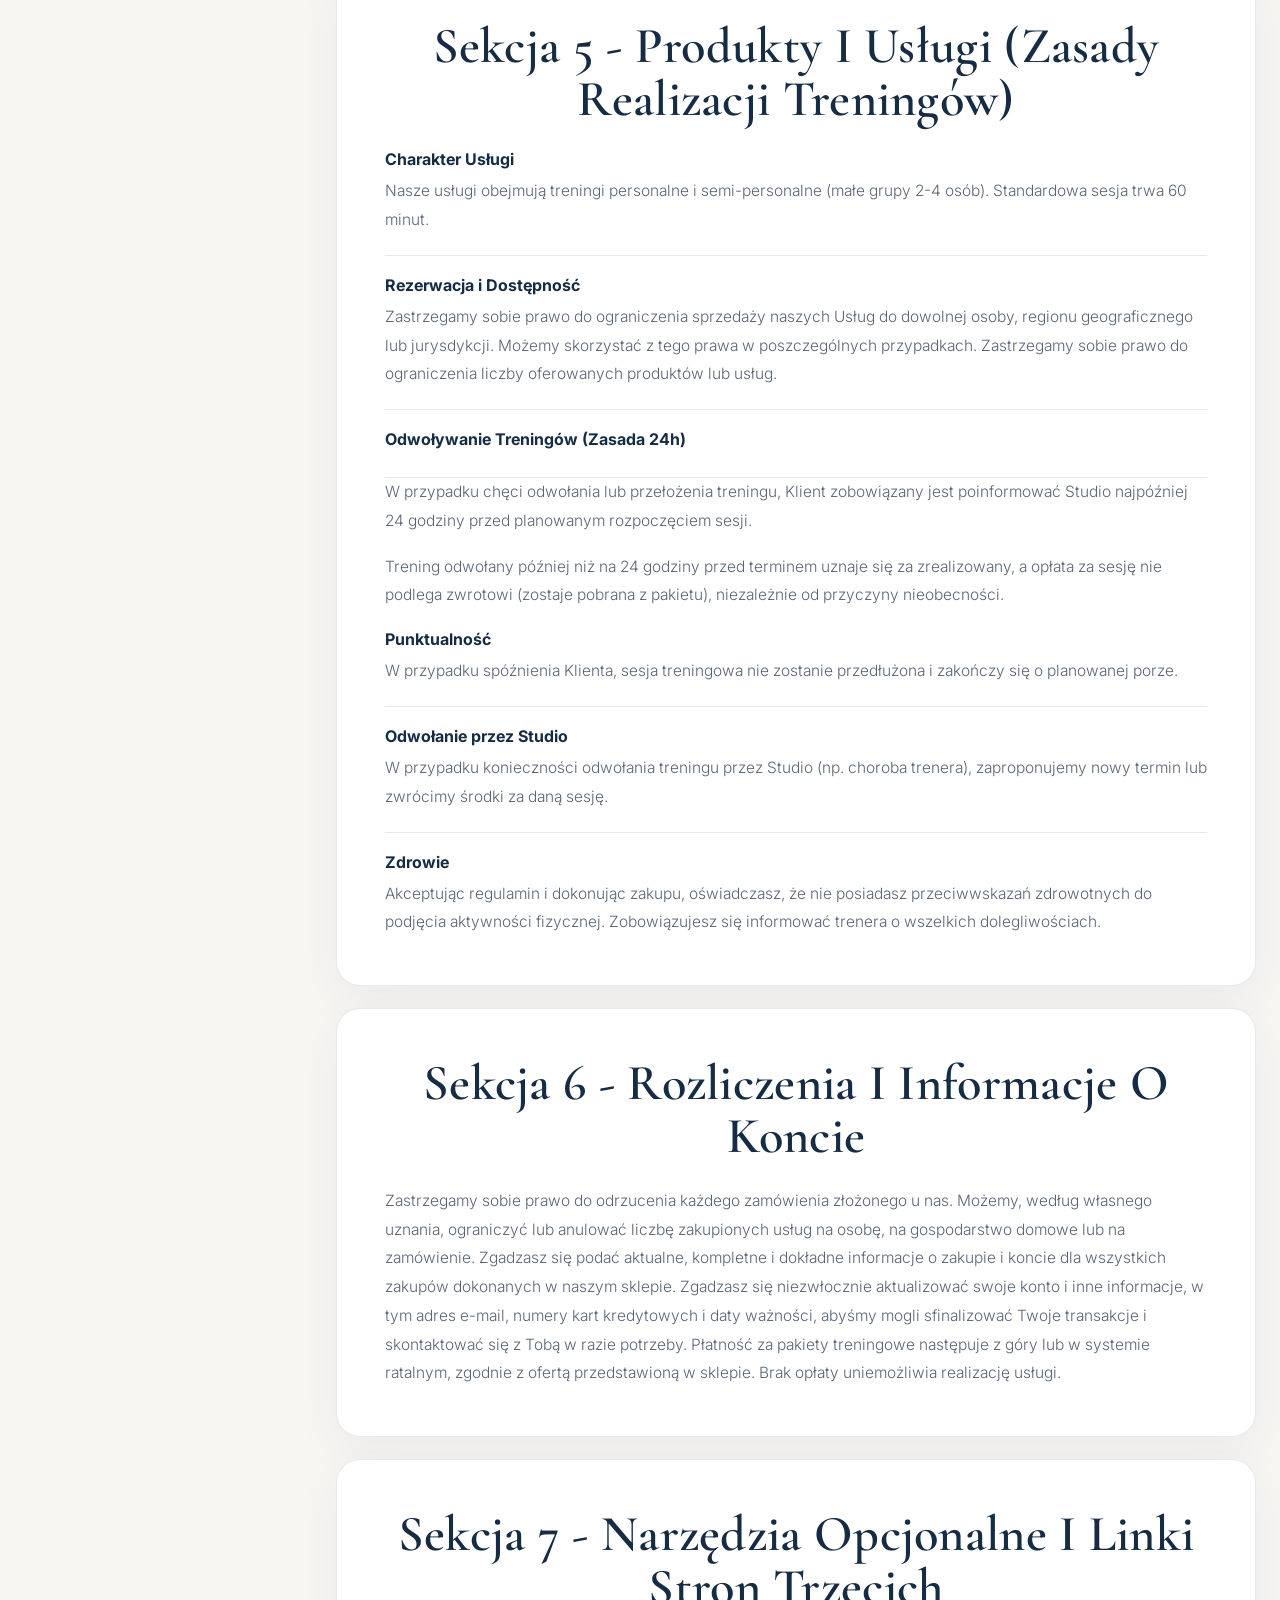
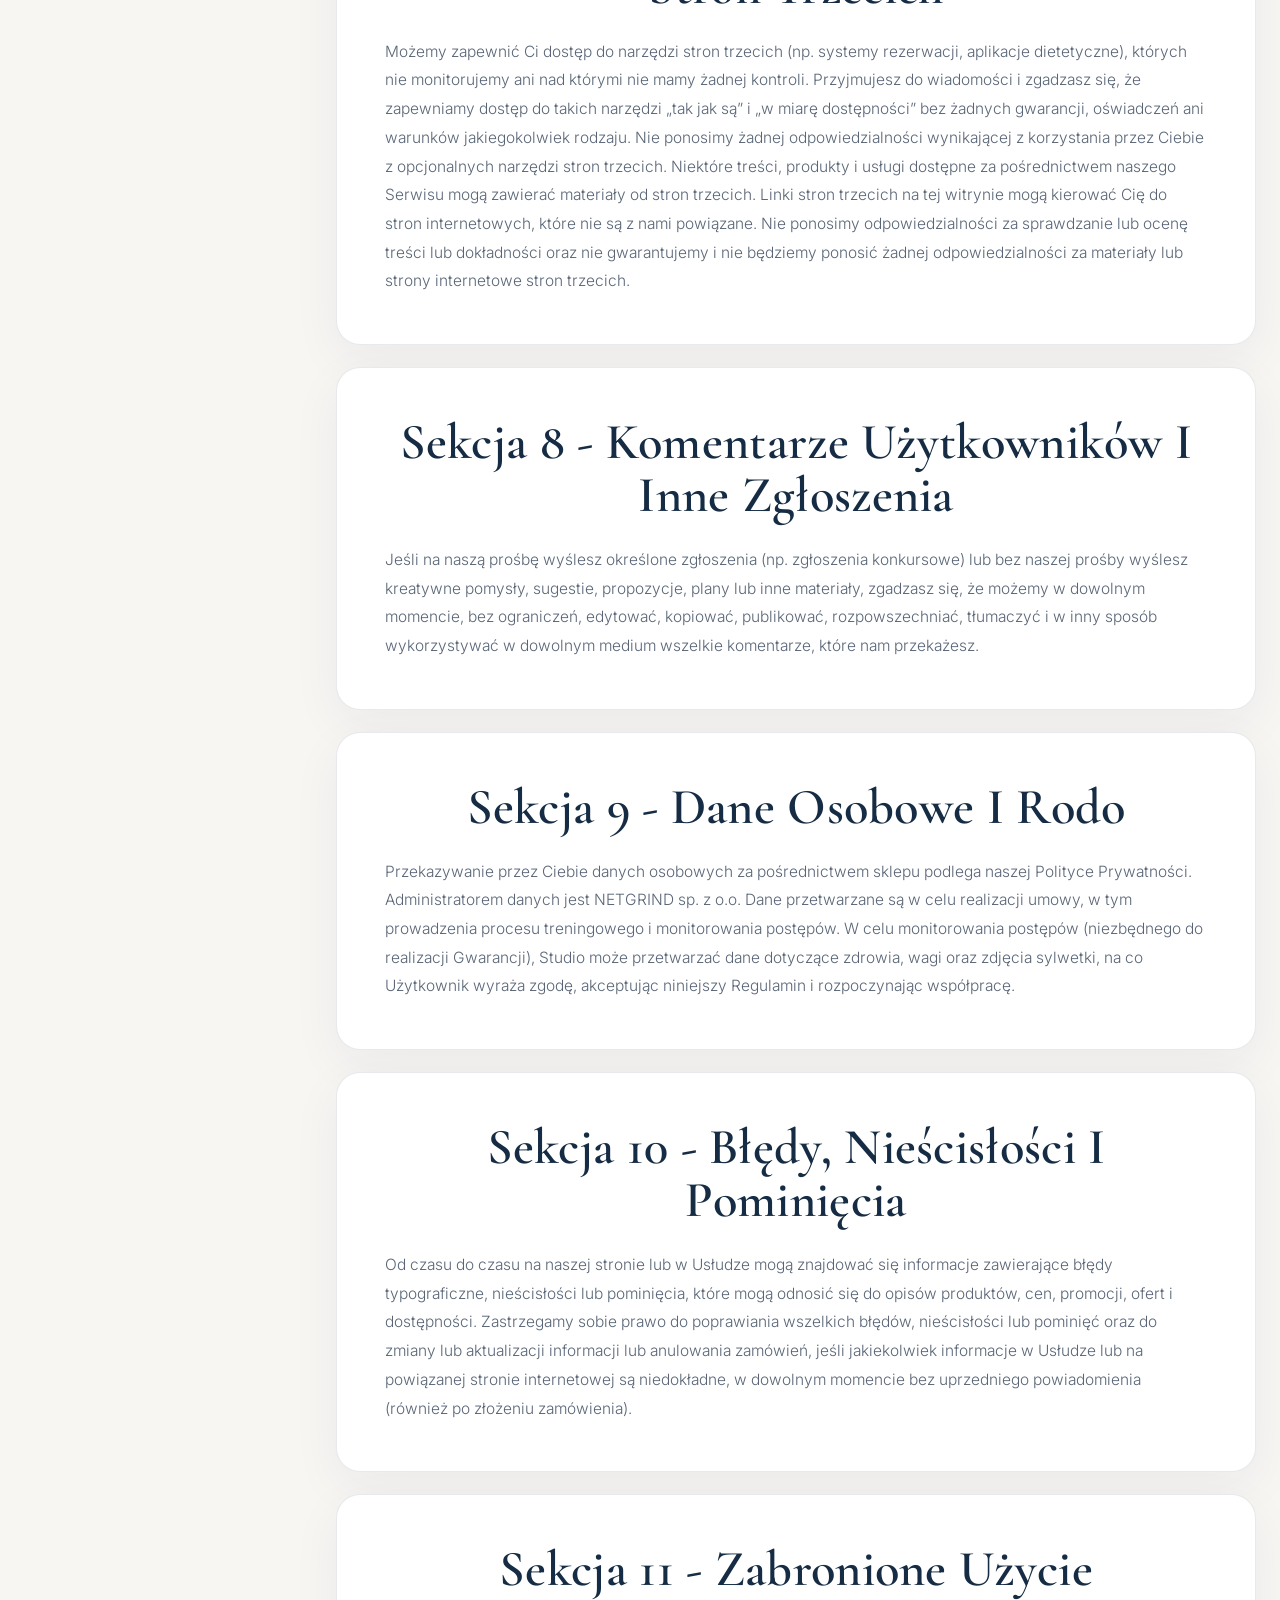
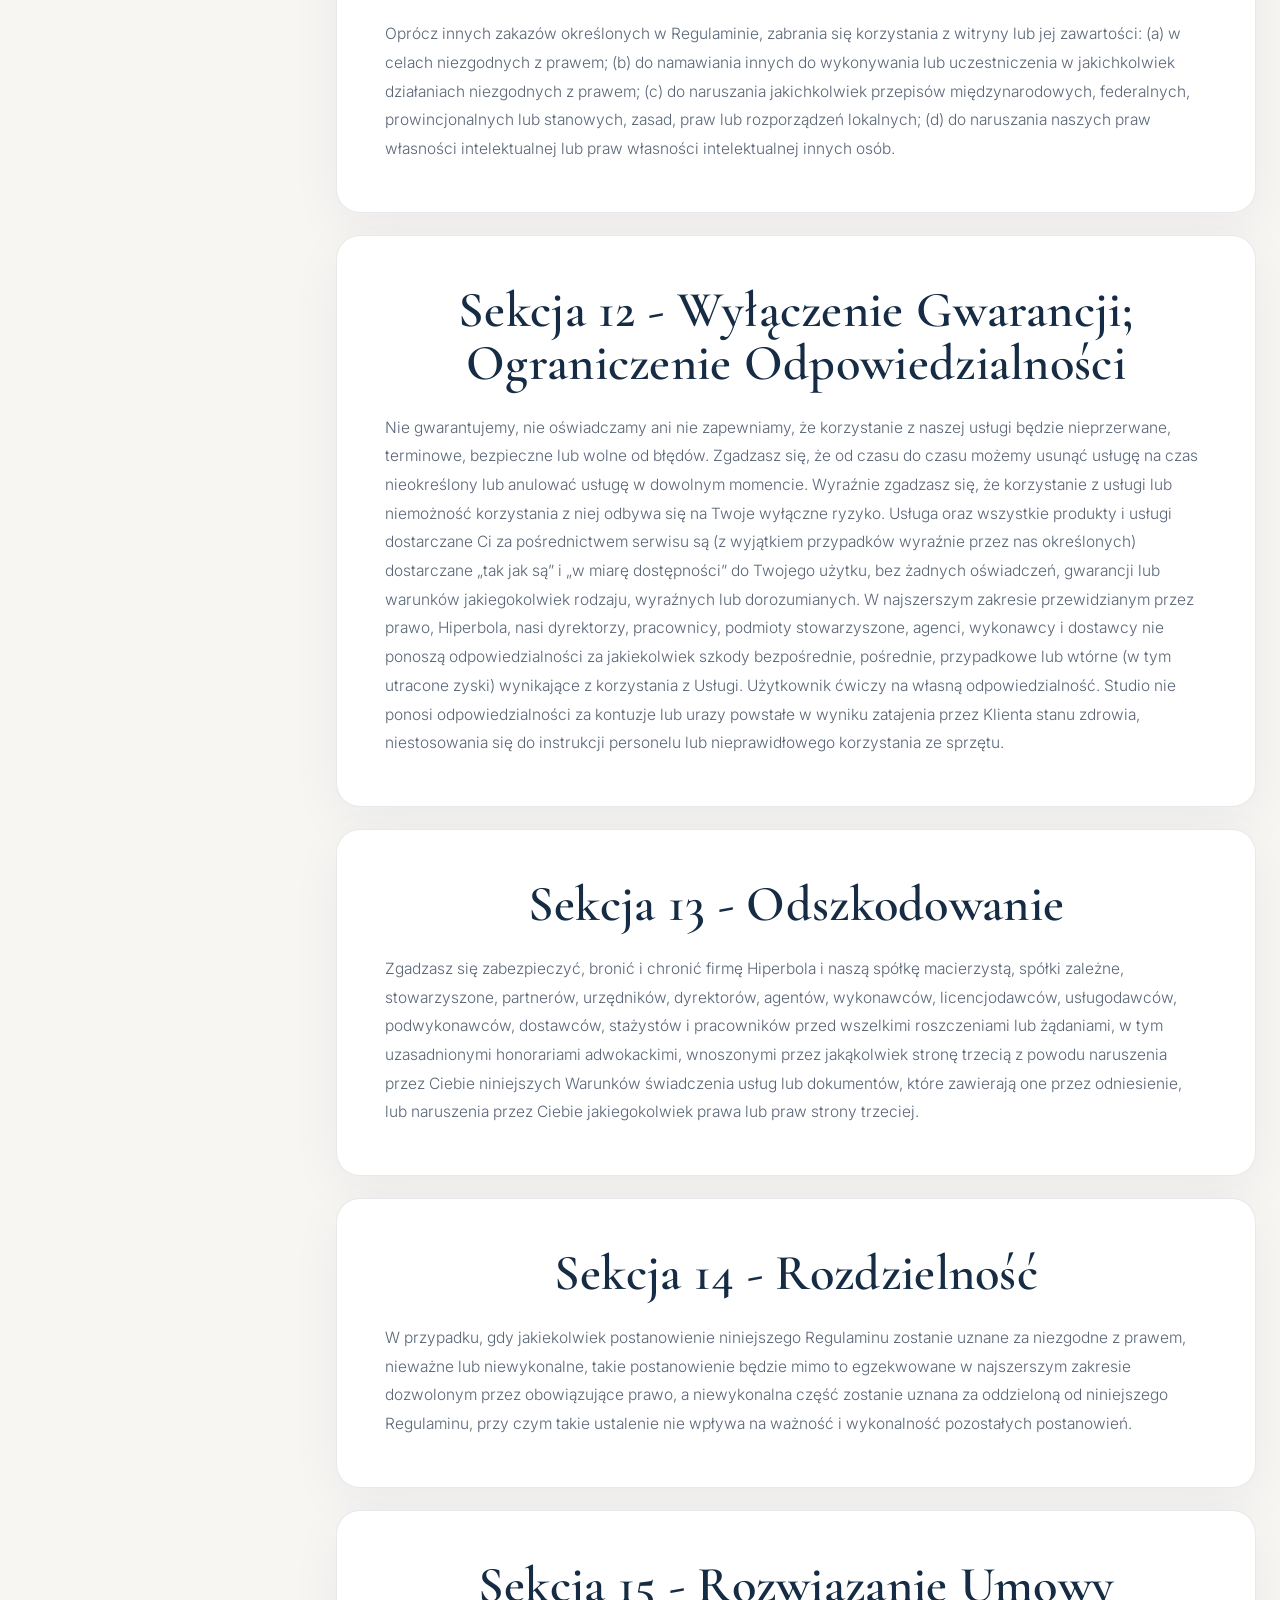
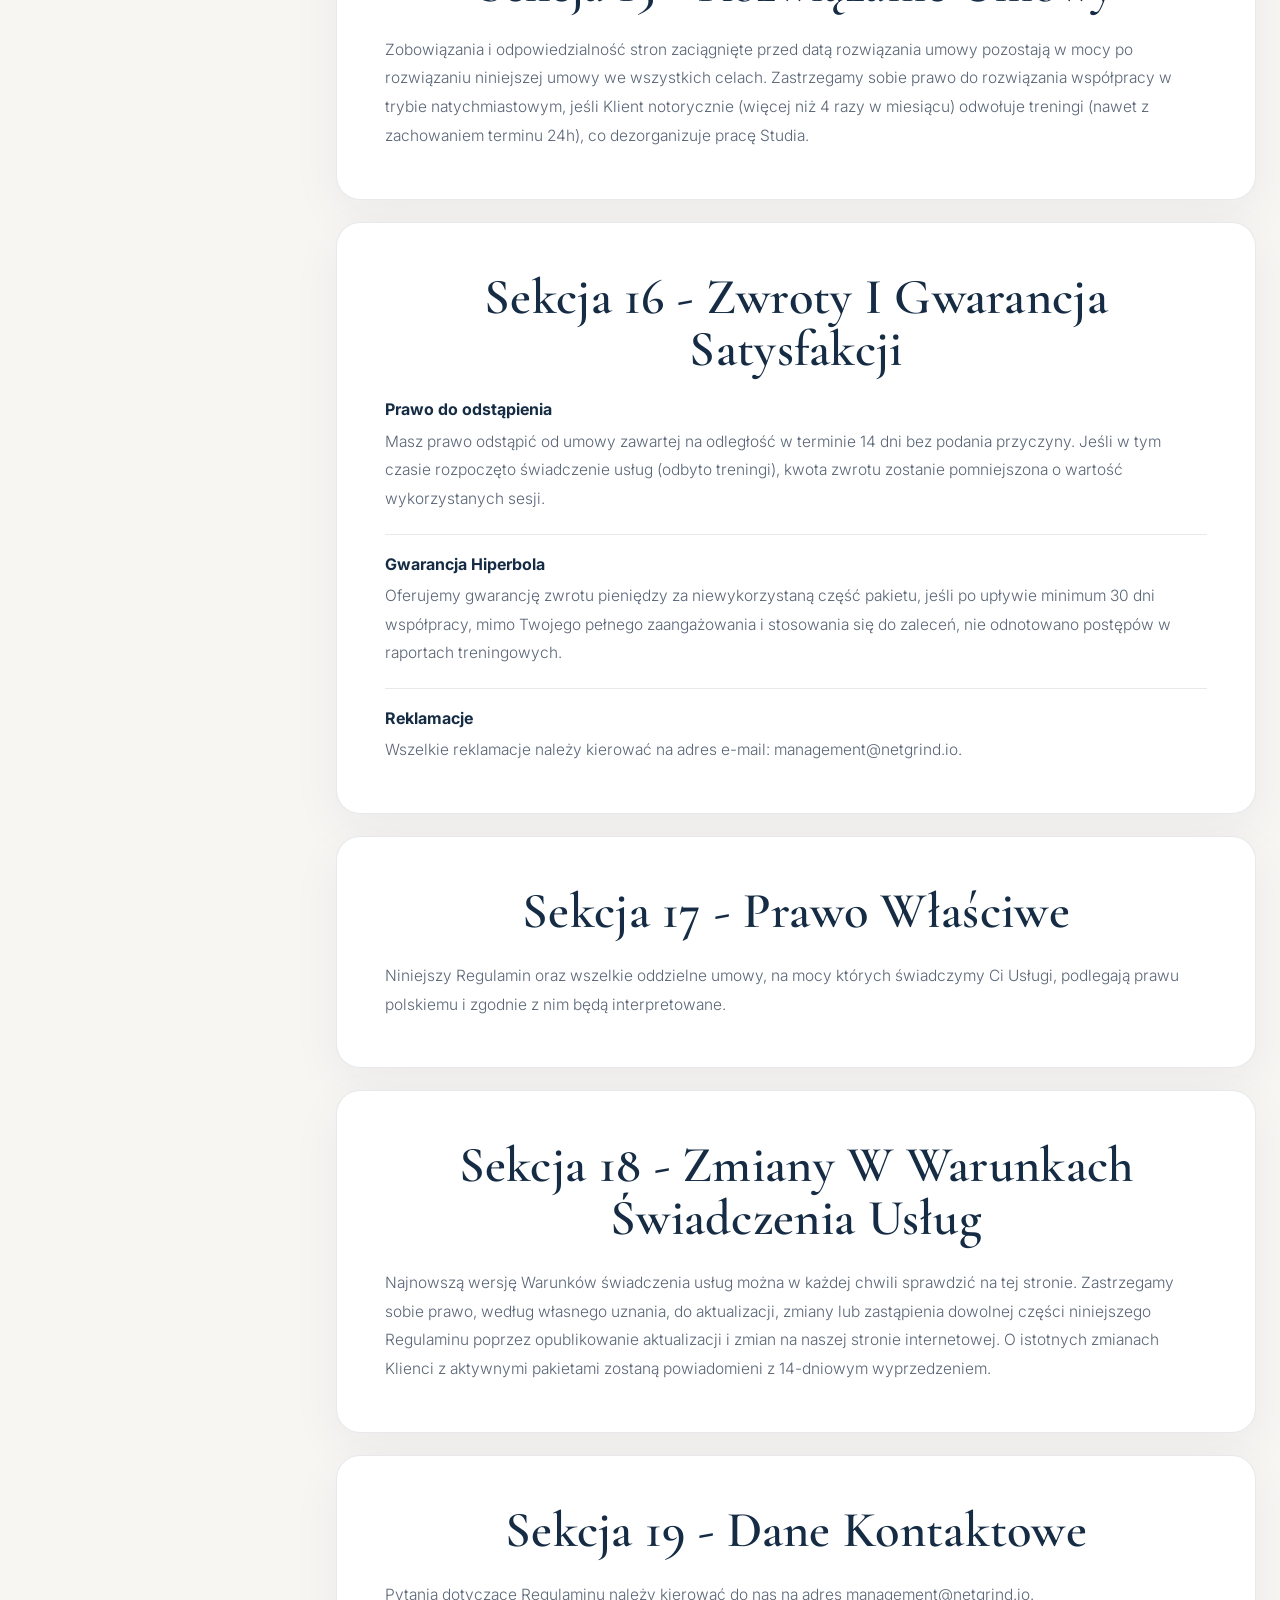
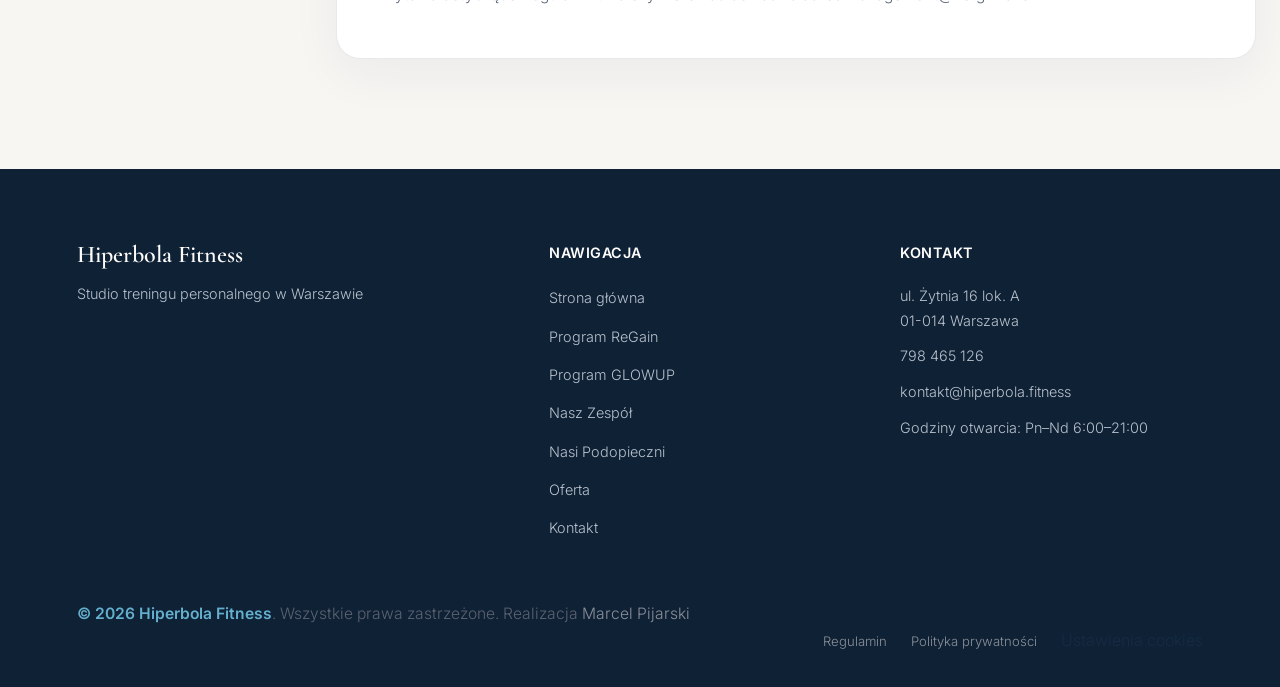
<file: regulamin.html>
<!DOCTYPE html>
<html lang="pl">
<head>
  <meta charset="UTF-8">
  <meta name="viewport" content="width=device-width, initial-scale=1.0">
  <title>Regulamin świadczenia usług | Hiperbola Fitness</title>
  <meta name="description" content="Regulamin świadczenia usług Hiperbola Fitness, w tym zasady rezerwacji, rozliczeń, odwoływania treningów, reklamacji oraz gwarancji.">
  <link
  rel="icon"
  type="image/png"
  sizes="32x32"
  href="assets/logo/favicon1.png"
>

<link
  rel="icon"
  type="image/png"
  sizes="192x192"
  href="assets/logo/favicon2.png"
>

<link
  rel="apple-touch-icon"
  sizes="180x180"
  href="assets/logo/favicon2.png"
>
  <link rel="stylesheet" href="style.css">
  <link rel="stylesheet" href="cookies.css">
  <link rel="stylesheet" href="dokumenty-prawne.css">
</head>

<body class="strona-dokumentu">
<nav class="navbar">
  <div class="navbar-kontener">

    <a href="index.html" class="logo">
      <img
        src="assets/logo/bw_full_hiperbola_logo_1.png"
        alt="Hiperbola Fitness"
      >
    </a>

    <button
      class="hamburger"
      type="button"
      aria-label="Otwórz menu"
      aria-expanded="false"
    >
      <span></span>
      <span></span>
      <span></span>
    </button>

    <ul class="nav-list">
      <li><a href="index.html">Strona główna</a></li>
      <li><a href="regain.html">Program ReGain</a></li>
      <li><a href="glowup.html">Program GLOWUP</a></li>
      <li><a href="trenerzy.html">Nasz Zespół</a></li>
      <li><a href="podopieczne.html">Nasi podopieczni</a></li>
      <li><a href="oferta.html">Oferta</a></li>
      <li><a href="kontakt.html">Kontakt</a></li>

      <li class="nav-cta-mobile">
        <a href="konsultacja.html">
          Umów wizytę
        </a>
      </li>
    </ul>

    <a href="konsultacja.html" class="nav-button">
      Umów wizytę
    </a>

  </div>
</nav>

<main>
  <header class="dokument-hero">
    <div class="dokument-hero-kontener">
      <a href="index.html" class="dokument-powrot">Wróć na stronę główną</a>
      <span class="dokument-etykieta">Hiperbola Fitness</span>
      <h1>Regulamin świadczenia usług</h1>
      <p>Warunki korzystania ze strony oraz zasady realizacji usług treningowych Hiperbola Fitness.</p>
      <span class="dokument-data">Data wejścia w życie: 1.03.2026</span>
    </div>
  </header>

  <div class="dokument-layout">
    <aside class="dokument-spis" aria-label="Spis treści">
  <p class="dokument-spis-tytul">Spis treści</p>
  <ol>
    <li><a href="#postanowienia-ogolne">Postanowienia ogólne</a></li>
<li><a href="#sekcja-1">Sekcja 1</a></li>
<li><a href="#sekcja-2">Sekcja 2</a></li>
<li><a href="#sekcja-3">Sekcja 3</a></li>
<li><a href="#sekcja-4">Sekcja 4</a></li>
<li><a href="#sekcja-5">Sekcja 5</a></li>
<li><a href="#sekcja-6">Sekcja 6</a></li>
<li><a href="#sekcja-7">Sekcja 7</a></li>
<li><a href="#sekcja-8">Sekcja 8</a></li>
<li><a href="#sekcja-9">Sekcja 9</a></li>
<li><a href="#sekcja-10">Sekcja 10</a></li>
<li><a href="#sekcja-11">Sekcja 11</a></li>
<li><a href="#sekcja-12">Sekcja 12</a></li>
<li><a href="#sekcja-13">Sekcja 13</a></li>
<li><a href="#sekcja-14">Sekcja 14</a></li>
<li><a href="#sekcja-15">Sekcja 15</a></li>
<li><a href="#sekcja-16">Sekcja 16</a></li>
<li><a href="#sekcja-17">Sekcja 17</a></li>
<li><a href="#sekcja-18">Sekcja 18</a></li>
<li><a href="#sekcja-19">Sekcja 19</a></li>
  </ol>
</aside>

    <article class="dokument-tresc">
      <section class="dokument-wprowadzenie">
        
      </section>

      <section class="dokument-sekcja" id="postanowienia-ogolne">
<h2>Postanowienia Ogólne</h2>
<p>Niniejsza strona internetowa jest prowadzona przez NETGRIND sp. z o.o. z siedzibą w Warszawie, przy ul. Żytniej 16a, 01-014 Warszawa, wpisaną do rejestru przedsiębiorców Krajowego Rejestru Sądowego pod numerem KRS: 0001012586, NIP: 5252939886. W całym serwisie terminy „my”, „nas” i „nasz” odnoszą się do marki Hiperbola Fitness oraz NETGRIND sp. z o.o.</p>
<p>Hiperbola oferuje tę stronę internetową, w tym wszystkie informacje, narzędzia i usługi dostępne na tej stronie dla użytkownika, pod warunkiem zaakceptowania przez niego wszystkich warunków, zasad i uwag tu zawartych.</p>
<p>Odwiedzając naszą stronę i/lub dokonując zakupu, korzystasz z naszej „Usługi” i wyrażasz zgodę na przestrzeganie poniższych warunków („Warunki Świadczenia Usług”, „Regulamin”), w tym dodatkowych warunków i zasad oraz polityk, do których odniesienia znajdują się w niniejszym dokumencie i/lub które są dostępne przez hiperłącze. Niniejsze Warunki Świadczenia Usług mają zastosowanie do wszystkich użytkowników strony.</p>
<p>Prosimy o dokładne zapoznanie się z niniejszym Regulaminem przed rozpoczęciem korzystania z naszej strony internetowej. Uzyskując dostęp do jakiejkolwiek części witryny lub korzystając z niej, wyrażasz zgodę na przestrzeganie niniejszych Warunków.</p>
</section>
<section class="dokument-sekcja" id="sekcja-1">
<h2>Sekcja 1 - Warunki Sklepu Internetowego</h2>
<p>Wyrażając zgodę na niniejszy Regulamin, oświadczasz, że jesteś osobą pełnoletnią w świetle prawa polskiego i posiadasz pełną zdolność do czynności prawnych lub posiadasz zgodę opiekuna prawnego na korzystanie z serwisu. Nie możesz używać naszych produktów do celów nielegalnych lub nieautoryzowanych, ani też, korzystając z Usługi, naruszać jakichkolwiek przepisów prawa w Twojej jurysdykcji (w tym między innymi praw autorskich). Nie wolno przesyłać żadnych robaków, wirusów ani kodów o charakterze niszczącym. Naruszenie któregokolwiek z Warunków skutkować będzie natychmiastowym wypowiedzeniem Twoich Usług.</p>
</section>
<section class="dokument-sekcja" id="sekcja-2">
<h2>Sekcja 2 - Warunki Ogólne I Zasady Treningowe</h2>
<p>Zastrzegamy sobie prawo do odmowy świadczenia usług każdemu z dowolnego powodu w dowolnym czasie. Przyjmujesz do wiadomości, że Twoje treści (z wyłączeniem informacji o karcie kredytowej) mogą być przesyłane w formie niezaszyfrowanej i obejmować (a) transmisje przez różne sieci; oraz (b) zmiany w celu dostosowania do wymagań technicznych łączących się sieci lub urządzeń. Informacje o kartach kredytowych są zawsze szyfrowane podczas przesyłania przez sieci. Zgadzasz się nie reprodukować, nie powielać, nie kopiować, nie sprzedawać, nie odsprzedawać ani nie wykorzystywać żadnej części Usługi, korzystania z Usługi ani dostępu do Usługi bez wyraźnej pisemnej zgody z naszej strony.</p>
</section>
<section class="dokument-sekcja" id="sekcja-3">
<h2>Sekcja 3 - Dokładność, Kompletność I Aktualność Informacji</h2>
<p>Nie ponosimy odpowiedzialności, jeśli informacje udostępnione na tej stronie nie są dokładne, kompletne lub aktualne. Materiały na tej stronie służą wyłącznie do ogólnych celów informacyjnych i nie powinny być traktowane jako jedyna podstawa do podejmowania decyzji bez konsultacji z pierwotnymi, dokładniejszymi, pełniejszymi lub bardziej aktualnymi źródłami informacji. Zastrzegamy sobie prawo do zmiany zawartości tej strony w dowolnym momencie, ale nie mamy obowiązku aktualizowania żadnych informacji na naszej stronie.</p>
</section>
<section class="dokument-sekcja" id="sekcja-4">
<h2>Sekcja 4 - Modyfikacje Usługi I Cen</h2>
<p>Ceny naszych produktów i usług (pakietów treningowych) mogą ulec zmianie. W przypadku Klientów posiadających aktywne pakiety lub umowy, zmiany cen wchodzą w życie z zachowaniem okresu wypowiedzenia lub po zakończeniu bieżącego okresu rozliczeniowego/pakietu, zgodnie z postanowieniami o powiadamianiu (patrz: Sekcja 18). Zastrzegamy sobie prawo do zmiany lub zaprzestania świadczenia Usługi (lub jakiejkolwiek jej części) w dowolnym momencie. Nie ponosimy odpowiedzialności wobec Ciebie ani żadnej strony trzeciej za jakiekolwiek modyfikacje, zmiany cen, zawieszenie lub zaprzestanie świadczenia Usługi, z zastrzeżeniem praw nabytych przez Konsumentów przed dokonaniem zmiany.</p>
</section>
<section class="dokument-sekcja" id="sekcja-5">
<h2>Sekcja 5 - Produkty I Usługi (Zasady Realizacji Treningów)</h2>
<div class="dokument-punkt"><h3>Charakter Usługi</h3><p>Nasze usługi obejmują treningi personalne i semi-personalne (małe grupy 2-4 osób). Standardowa sesja trwa 60 minut.</p></div>
<div class="dokument-punkt"><h3>Rezerwacja i Dostępność</h3><p>Zastrzegamy sobie prawo do ograniczenia sprzedaży naszych Usług do dowolnej osoby, regionu geograficznego lub jurysdykcji. Możemy skorzystać z tego prawa w poszczególnych przypadkach. Zastrzegamy sobie prawo do ograniczenia liczby oferowanych produktów lub usług.</p></div>
<div class="dokument-punkt"><h3>Odwoływanie Treningów (Zasada 24h)</h3></div>
<p>W przypadku chęci odwołania lub przełożenia treningu, Klient zobowiązany jest poinformować Studio najpóźniej 24 godziny przed planowanym rozpoczęciem sesji.</p>
<p>Trening odwołany później niż na 24 godziny przed terminem uznaje się za zrealizowany, a opłata za sesję nie podlega zwrotowi (zostaje pobrana z pakietu), niezależnie od przyczyny nieobecności.</p>
<div class="dokument-punkt"><h3>Punktualność</h3><p>W przypadku spóźnienia Klienta, sesja treningowa nie zostanie przedłużona i zakończy się o planowanej porze.</p></div>
<div class="dokument-punkt"><h3>Odwołanie przez Studio</h3><p>W przypadku konieczności odwołania treningu przez Studio (np. choroba trenera), zaproponujemy nowy termin lub zwrócimy środki za daną sesję.</p></div>
<div class="dokument-punkt"><h3>Zdrowie</h3><p>Akceptując regulamin i dokonując zakupu, oświadczasz, że nie posiadasz przeciwwskazań zdrowotnych do podjęcia aktywności fizycznej. Zobowiązujesz się informować trenera o wszelkich dolegliwościach.</p></div>

</section>
<section class="dokument-sekcja" id="sekcja-6">
<h2>Sekcja 6 - Rozliczenia I Informacje O Koncie</h2>
<p>Zastrzegamy sobie prawo do odrzucenia każdego zamówienia złożonego u nas. Możemy, według własnego uznania, ograniczyć lub anulować liczbę zakupionych usług na osobę, na gospodarstwo domowe lub na zamówienie. Zgadzasz się podać aktualne, kompletne i dokładne informacje o zakupie i koncie dla wszystkich zakupów dokonanych w naszym sklepie. Zgadzasz się niezwłocznie aktualizować swoje konto i inne informacje, w tym adres e-mail, numery kart kredytowych i daty ważności, abyśmy mogli sfinalizować Twoje transakcje i skontaktować się z Tobą w razie potrzeby. Płatność za pakiety treningowe następuje z góry lub w systemie ratalnym, zgodnie z ofertą przedstawioną w sklepie. Brak opłaty uniemożliwia realizację usługi.</p>
</section>
<section class="dokument-sekcja" id="sekcja-7">
<h2>Sekcja 7 - Narzędzia Opcjonalne I Linki Stron Trzecich</h2>
<p>Możemy zapewnić Ci dostęp do narzędzi stron trzecich (np. systemy rezerwacji, aplikacje dietetyczne), których nie monitorujemy ani nad którymi nie mamy żadnej kontroli. Przyjmujesz do wiadomości i zgadzasz się, że zapewniamy dostęp do takich narzędzi „tak jak są” i „w miarę dostępności” bez żadnych gwarancji, oświadczeń ani warunków jakiegokolwiek rodzaju. Nie ponosimy żadnej odpowiedzialności wynikającej z korzystania przez Ciebie z opcjonalnych narzędzi stron trzecich. Niektóre treści, produkty i usługi dostępne za pośrednictwem naszego Serwisu mogą zawierać materiały od stron trzecich. Linki stron trzecich na tej witrynie mogą kierować Cię do stron internetowych, które nie są z nami powiązane. Nie ponosimy odpowiedzialności za sprawdzanie lub ocenę treści lub dokładności oraz nie gwarantujemy i nie będziemy ponosić żadnej odpowiedzialności za materiały lub strony internetowe stron trzecich.</p>
</section>
<section class="dokument-sekcja" id="sekcja-8">
<h2>Sekcja 8 - Komentarze Użytkowników I Inne Zgłoszenia</h2>
<p>Jeśli na naszą prośbę wyślesz określone zgłoszenia (np. zgłoszenia konkursowe) lub bez naszej prośby wyślesz kreatywne pomysły, sugestie, propozycje, plany lub inne materiały, zgadzasz się, że możemy w dowolnym momencie, bez ograniczeń, edytować, kopiować, publikować, rozpowszechniać, tłumaczyć i w inny sposób wykorzystywać w dowolnym medium wszelkie komentarze, które nam przekażesz.</p>
</section>
<section class="dokument-sekcja" id="sekcja-9">
<h2>Sekcja 9 - Dane Osobowe I Rodo</h2>
<p>Przekazywanie przez Ciebie danych osobowych za pośrednictwem sklepu podlega naszej Polityce Prywatności. Administratorem danych jest NETGRIND sp. z o.o. Dane przetwarzane są w celu realizacji umowy, w tym prowadzenia procesu treningowego i monitorowania postępów. W celu monitorowania postępów (niezbędnego do realizacji Gwarancji), Studio może przetwarzać dane dotyczące zdrowia, wagi oraz zdjęcia sylwetki, na co Użytkownik wyraża zgodę, akceptując niniejszy Regulamin i rozpoczynając współpracę.</p>
</section>
<section class="dokument-sekcja" id="sekcja-10">
<h2>Sekcja 10 - Błędy, Nieścisłości I Pominięcia</h2>
<p>Od czasu do czasu na naszej stronie lub w Usłudze mogą znajdować się informacje zawierające błędy typograficzne, nieścisłości lub pominięcia, które mogą odnosić się do opisów produktów, cen, promocji, ofert i dostępności. Zastrzegamy sobie prawo do poprawiania wszelkich błędów, nieścisłości lub pominięć oraz do zmiany lub aktualizacji informacji lub anulowania zamówień, jeśli jakiekolwiek informacje w Usłudze lub na powiązanej stronie internetowej są niedokładne, w dowolnym momencie bez uprzedniego powiadomienia (również po złożeniu zamówienia).</p>
</section>
<section class="dokument-sekcja" id="sekcja-11">
<h2>Sekcja 11 - Zabronione Użycie</h2>
<p>Oprócz innych zakazów określonych w Regulaminie, zabrania się korzystania z witryny lub jej zawartości: (a) w celach niezgodnych z prawem; (b) do namawiania innych do wykonywania lub uczestniczenia w jakichkolwiek działaniach niezgodnych z prawem; (c) do naruszania jakichkolwiek przepisów międzynarodowych, federalnych, prowincjonalnych lub stanowych, zasad, praw lub rozporządzeń lokalnych; (d) do naruszania naszych praw własności intelektualnej lub praw własności intelektualnej innych osób.</p>
</section>
<section class="dokument-sekcja" id="sekcja-12">
<h2>Sekcja 12 - Wyłączenie Gwarancji; Ograniczenie Odpowiedzialności</h2>
<p>Nie gwarantujemy, nie oświadczamy ani nie zapewniamy, że korzystanie z naszej usługi będzie nieprzerwane, terminowe, bezpieczne lub wolne od błędów. Zgadzasz się, że od czasu do czasu możemy usunąć usługę na czas nieokreślony lub anulować usługę w dowolnym momencie. Wyraźnie zgadzasz się, że korzystanie z usługi lub niemożność korzystania z niej odbywa się na Twoje wyłączne ryzyko. Usługa oraz wszystkie produkty i usługi dostarczane Ci za pośrednictwem serwisu są (z wyjątkiem przypadków wyraźnie przez nas określonych) dostarczane „tak jak są” i „w miarę dostępności” do Twojego użytku, bez żadnych oświadczeń, gwarancji lub warunków jakiegokolwiek rodzaju, wyraźnych lub dorozumianych. W najszerszym zakresie przewidzianym przez prawo, Hiperbola, nasi dyrektorzy, pracownicy, podmioty stowarzyszone, agenci, wykonawcy i dostawcy nie ponoszą odpowiedzialności za jakiekolwiek szkody bezpośrednie, pośrednie, przypadkowe lub wtórne (w tym utracone zyski) wynikające z korzystania z Usługi. Użytkownik ćwiczy na własną odpowiedzialność. Studio nie ponosi odpowiedzialności za kontuzje lub urazy powstałe w wyniku zatajenia przez Klienta stanu zdrowia, niestosowania się do instrukcji personelu lub nieprawidłowego korzystania ze sprzętu.</p>
</section>
<section class="dokument-sekcja" id="sekcja-13">
<h2>Sekcja 13 - Odszkodowanie</h2>
<p>Zgadzasz się zabezpieczyć, bronić i chronić firmę Hiperbola i naszą spółkę macierzystą, spółki zależne, stowarzyszone, partnerów, urzędników, dyrektorów, agentów, wykonawców, licencjodawców, usługodawców, podwykonawców, dostawców, stażystów i pracowników przed wszelkimi roszczeniami lub żądaniami, w tym uzasadnionymi honorariami adwokackimi, wnoszonymi przez jakąkolwiek stronę trzecią z powodu naruszenia przez Ciebie niniejszych Warunków świadczenia usług lub dokumentów, które zawierają one przez odniesienie, lub naruszenia przez Ciebie jakiegokolwiek prawa lub praw strony trzeciej.</p>
</section>
<section class="dokument-sekcja" id="sekcja-14">
<h2>Sekcja 14 - Rozdzielność</h2>
<p>W przypadku, gdy jakiekolwiek postanowienie niniejszego Regulaminu zostanie uznane za niezgodne z prawem, nieważne lub niewykonalne, takie postanowienie będzie mimo to egzekwowane w najszerszym zakresie dozwolonym przez obowiązujące prawo, a niewykonalna część zostanie uznana za oddzieloną od niniejszego Regulaminu, przy czym takie ustalenie nie wpływa na ważność i wykonalność pozostałych postanowień.</p>
</section>
<section class="dokument-sekcja" id="sekcja-15">
<h2>Sekcja 15 - Rozwiązanie Umowy</h2>
<p>Zobowiązania i odpowiedzialność stron zaciągnięte przed datą rozwiązania umowy pozostają w mocy po rozwiązaniu niniejszej umowy we wszystkich celach. Zastrzegamy sobie prawo do rozwiązania współpracy w trybie natychmiastowym, jeśli Klient notorycznie (więcej niż 4 razy w miesiącu) odwołuje treningi (nawet z zachowaniem terminu 24h), co dezorganizuje pracę Studia.</p>
</section>
<section class="dokument-sekcja" id="sekcja-16">
<h2>Sekcja 16 - Zwroty I Gwarancja Satysfakcji</h2>
<div class="dokument-punkt"><h3>Prawo do odstąpienia</h3><p>Masz prawo odstąpić od umowy zawartej na odległość w terminie 14 dni bez podania przyczyny. Jeśli w tym czasie rozpoczęto świadczenie usług (odbyto treningi), kwota zwrotu zostanie pomniejszona o wartość wykorzystanych sesji.</p></div>
<div class="dokument-punkt"><h3>Gwarancja Hiperbola</h3><p>Oferujemy gwarancję zwrotu pieniędzy za niewykorzystaną część pakietu, jeśli po upływie minimum 30 dni współpracy, mimo Twojego pełnego zaangażowania i stosowania się do zaleceń, nie odnotowano postępów w raportach treningowych.</p></div>
<div class="dokument-punkt"><h3>Reklamacje</h3><p>Wszelkie reklamacje należy kierować na adres e-mail: management@netgrind.io.</p></div>

</section>
<section class="dokument-sekcja" id="sekcja-17">
<h2>Sekcja 17 - Prawo Właściwe</h2>
<p>Niniejszy Regulamin oraz wszelkie oddzielne umowy, na mocy których świadczymy Ci Usługi, podlegają prawu polskiemu i zgodnie z nim będą interpretowane.</p>
</section>
<section class="dokument-sekcja" id="sekcja-18">
<h2>Sekcja 18 - Zmiany W Warunkach Świadczenia Usług</h2>
<p>Najnowszą wersję Warunków świadczenia usług można w każdej chwili sprawdzić na tej stronie. Zastrzegamy sobie prawo, według własnego uznania, do aktualizacji, zmiany lub zastąpienia dowolnej części niniejszego Regulaminu poprzez opublikowanie aktualizacji i zmian na naszej stronie internetowej. O istotnych zmianach Klienci z aktywnymi pakietami zostaną powiadomieni z 14-dniowym wyprzedzeniem.</p>
</section>
<section class="dokument-sekcja" id="sekcja-19">
<h2>Sekcja 19 - Dane Kontaktowe</h2>
<p>Pytania dotyczące Regulaminu należy kierować do nas na adres management@netgrind.io.</p>
</section>
    </article>
  </div>
</main>

<footer class="footer">
  <div class="footer-container">
    <div class="footer-logo">
      <h3>Hiperbola Fitness</h3>
      <p>Studio treningu personalnego w Warszawie</p>
    </div>

    <div class="footer-nav">
      <h4>Nawigacja</h4>
      <ul>
        <li><a href="index.html">Strona główna</a></li>
        <li><a href="regain.html">Program ReGain</a></li>
        <li><a href="glowup.html">Program GLOWUP</a></li>
        <li><a href="trenerzy.html">Nasz Zespół</a></li>
        <li><a href="podopieczne.html">Nasi Podopieczni</a></li>
        <li><a href="oferta.html">Oferta</a></li>
        <li><a href="kontakt.html">Kontakt</a></li>
      </ul>
    </div>

    <div class="footer-kontakt">
      <h4>Kontakt</h4>
      <p>ul. Żytnia 16 lok. A<br>01-014 Warszawa</p>
      <p>798 465 126</p>
      <p>kontakt@hiperbola.fitness</p>
      <p>Godziny otwarcia: Pn–Nd 6:00–21:00</p>
    </div>
  </div>

  <div class="footer-bottom">
    <p>
      <span class="footer-marka">© 2026 Hiperbola Fitness</span>.
      Wszystkie prawa zastrzeżone. Realizacja
      <span class="podpisek">
        <a href="https://marcelpijarski.pl">Marcel Pijarski</a>
      </span>
    </p>

    <div class="footer-prawne">
      <a href="regulamin.html">Regulamin</a>
      <a href="polityka-prywatnosci.html">Polityka prywatności</a>
      <button type="button" class="footer-cookies" data-cookie-ustawienia>
        Ustawienia cookies
      </button>
    </div>
  </div>
</footer>

<script src="script.js"></script>
<script src="cookies.js"></script>
</body>
</html>
</file>
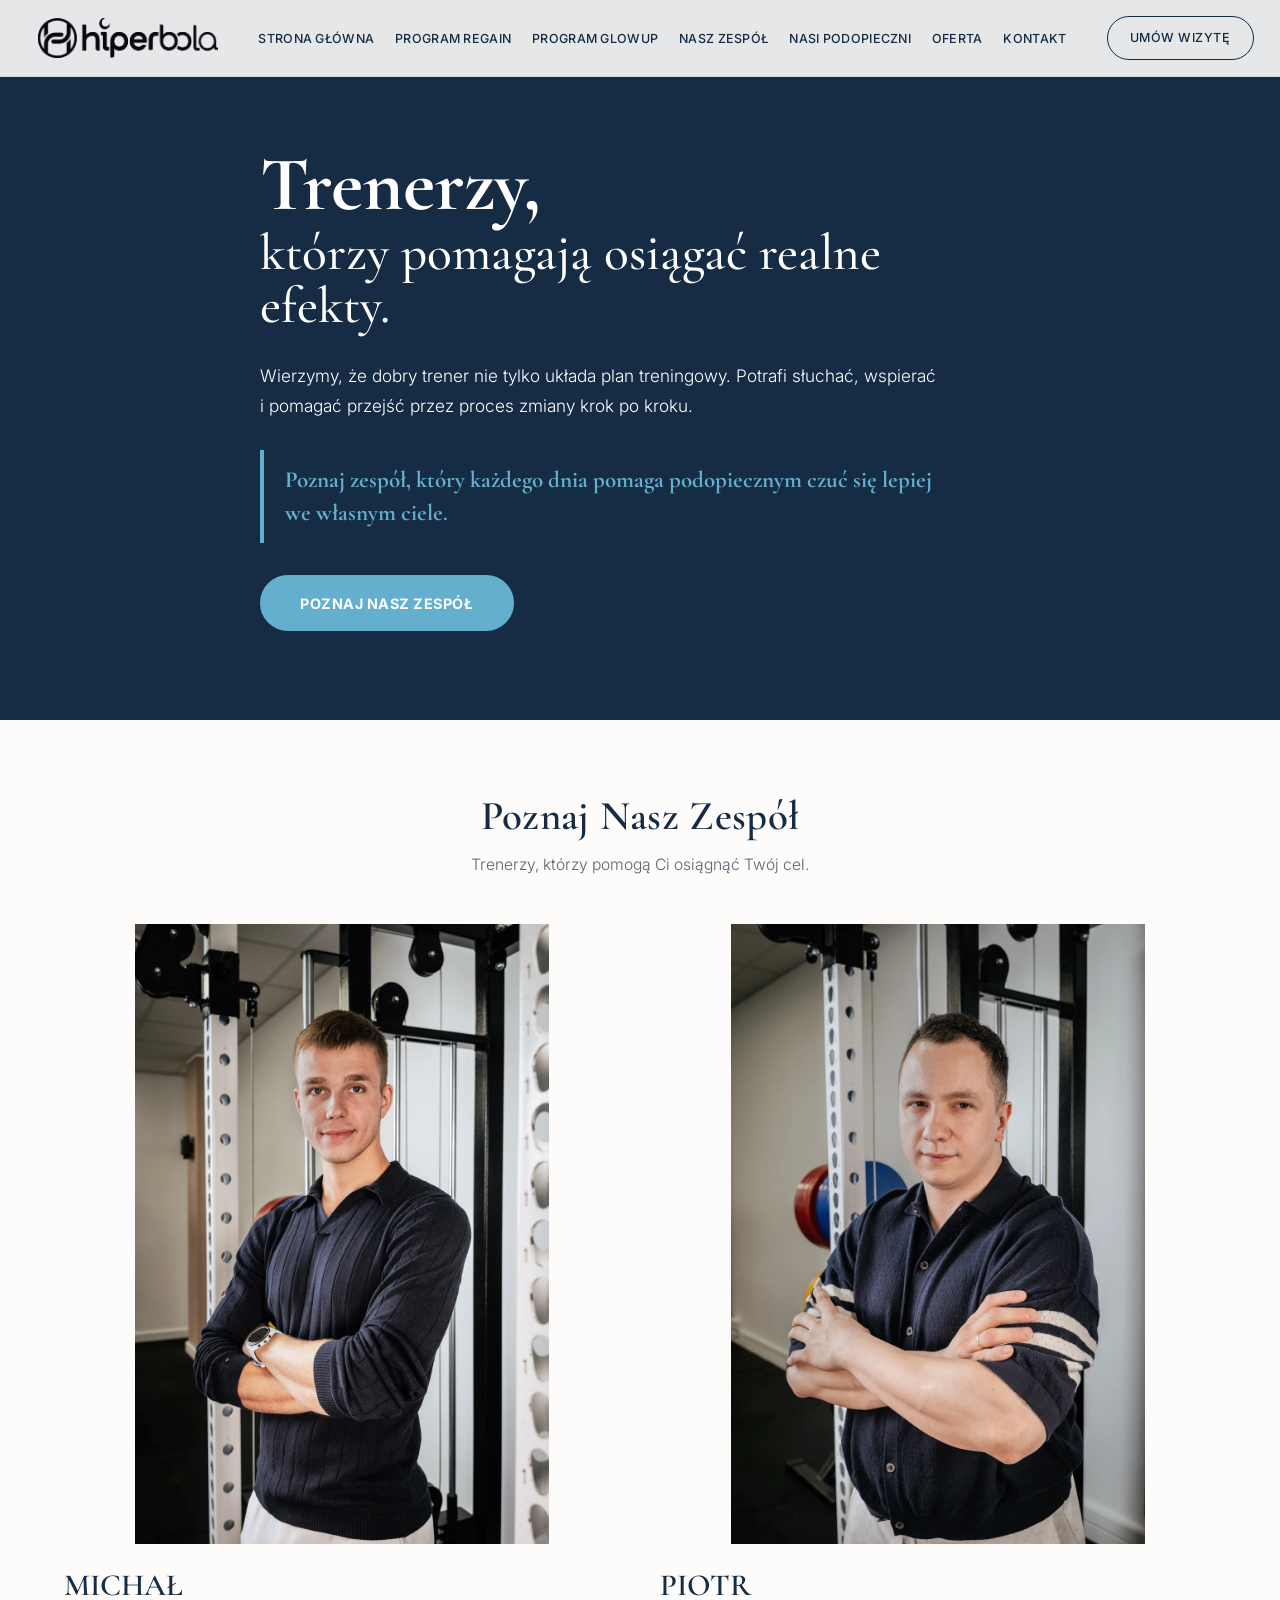
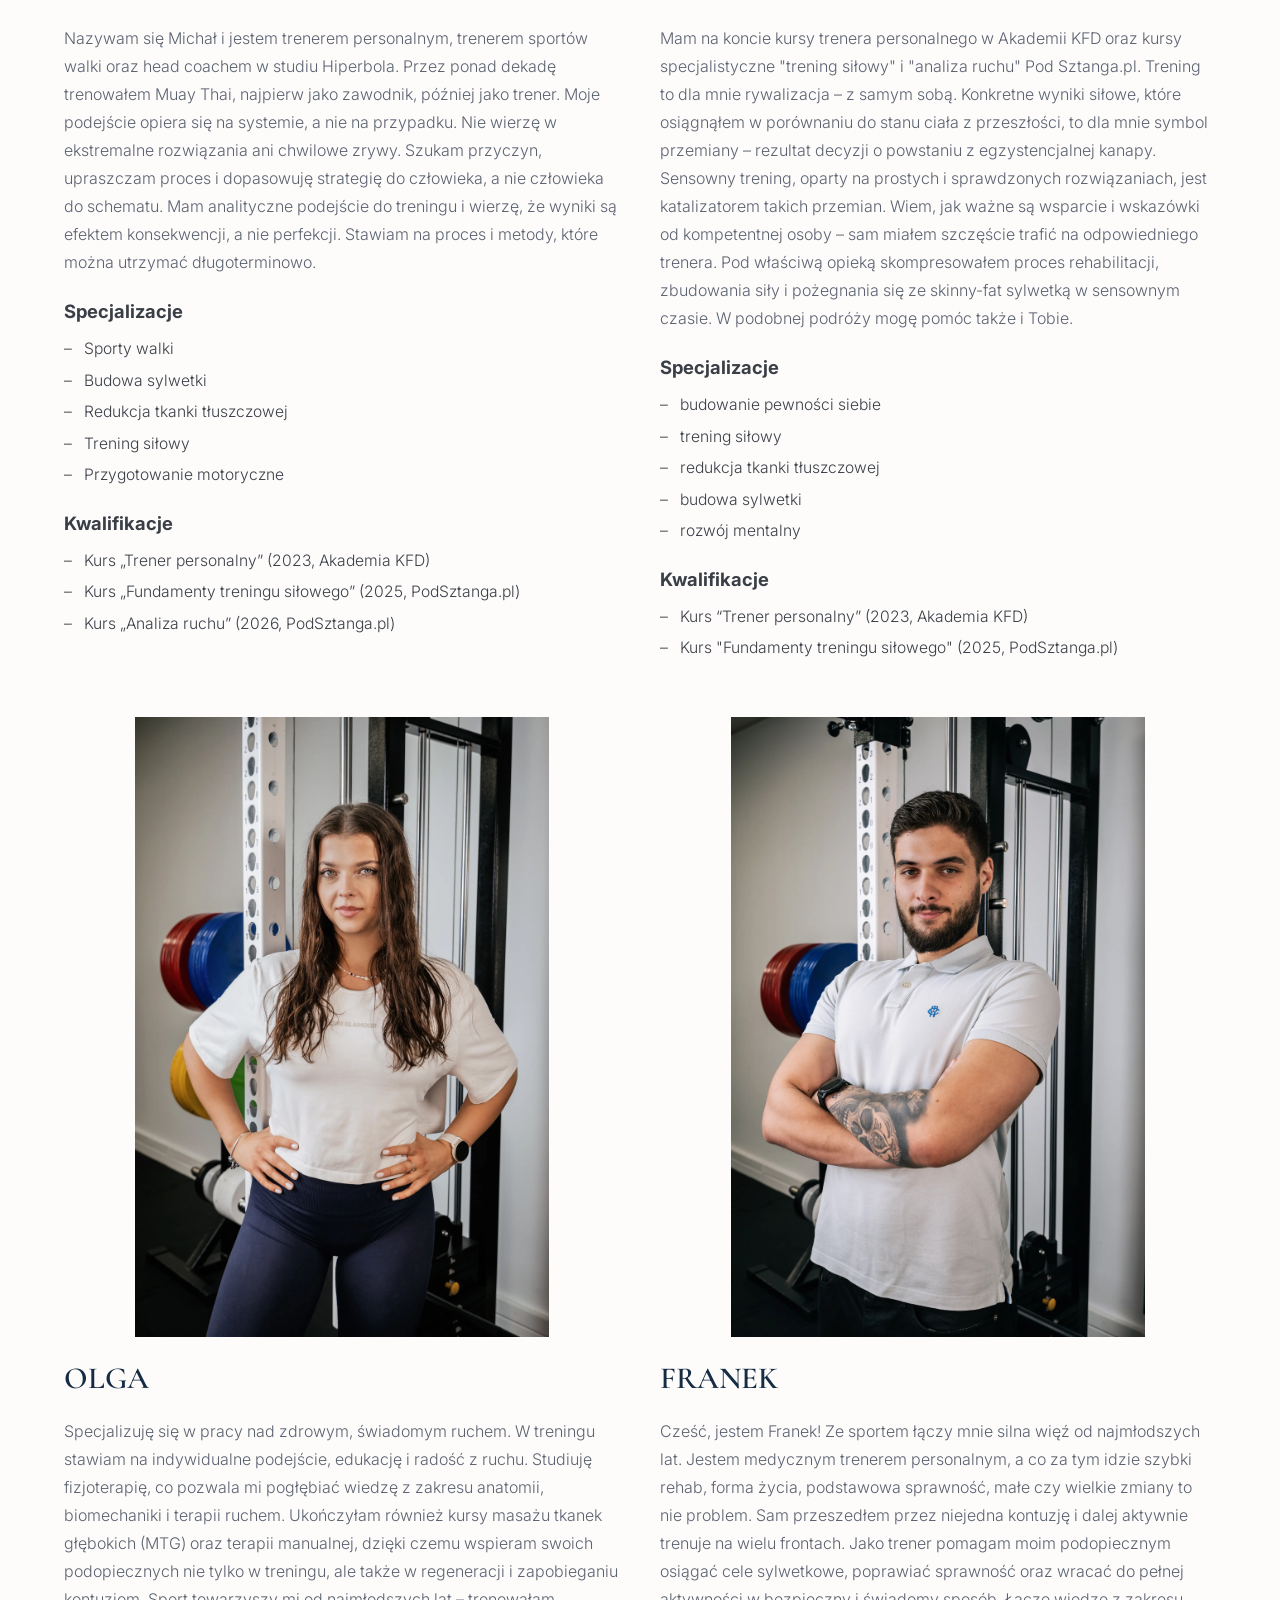
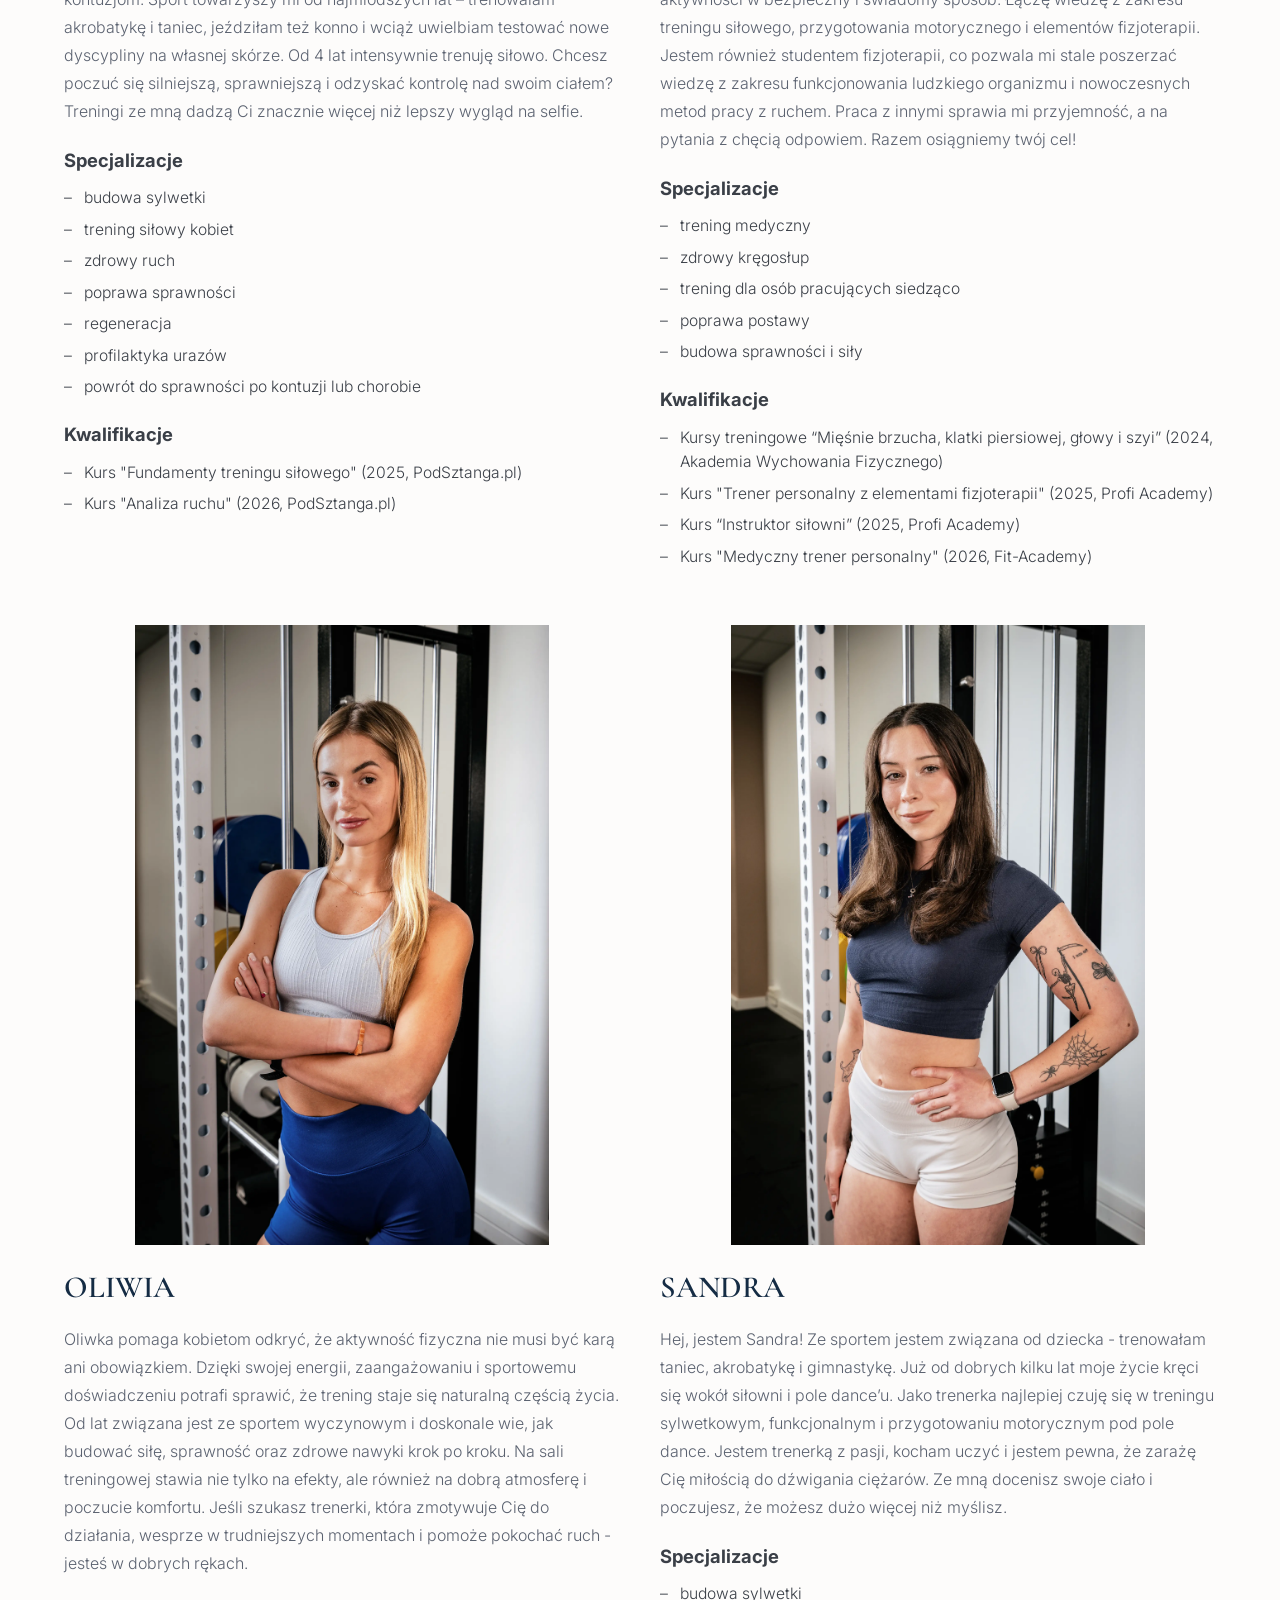
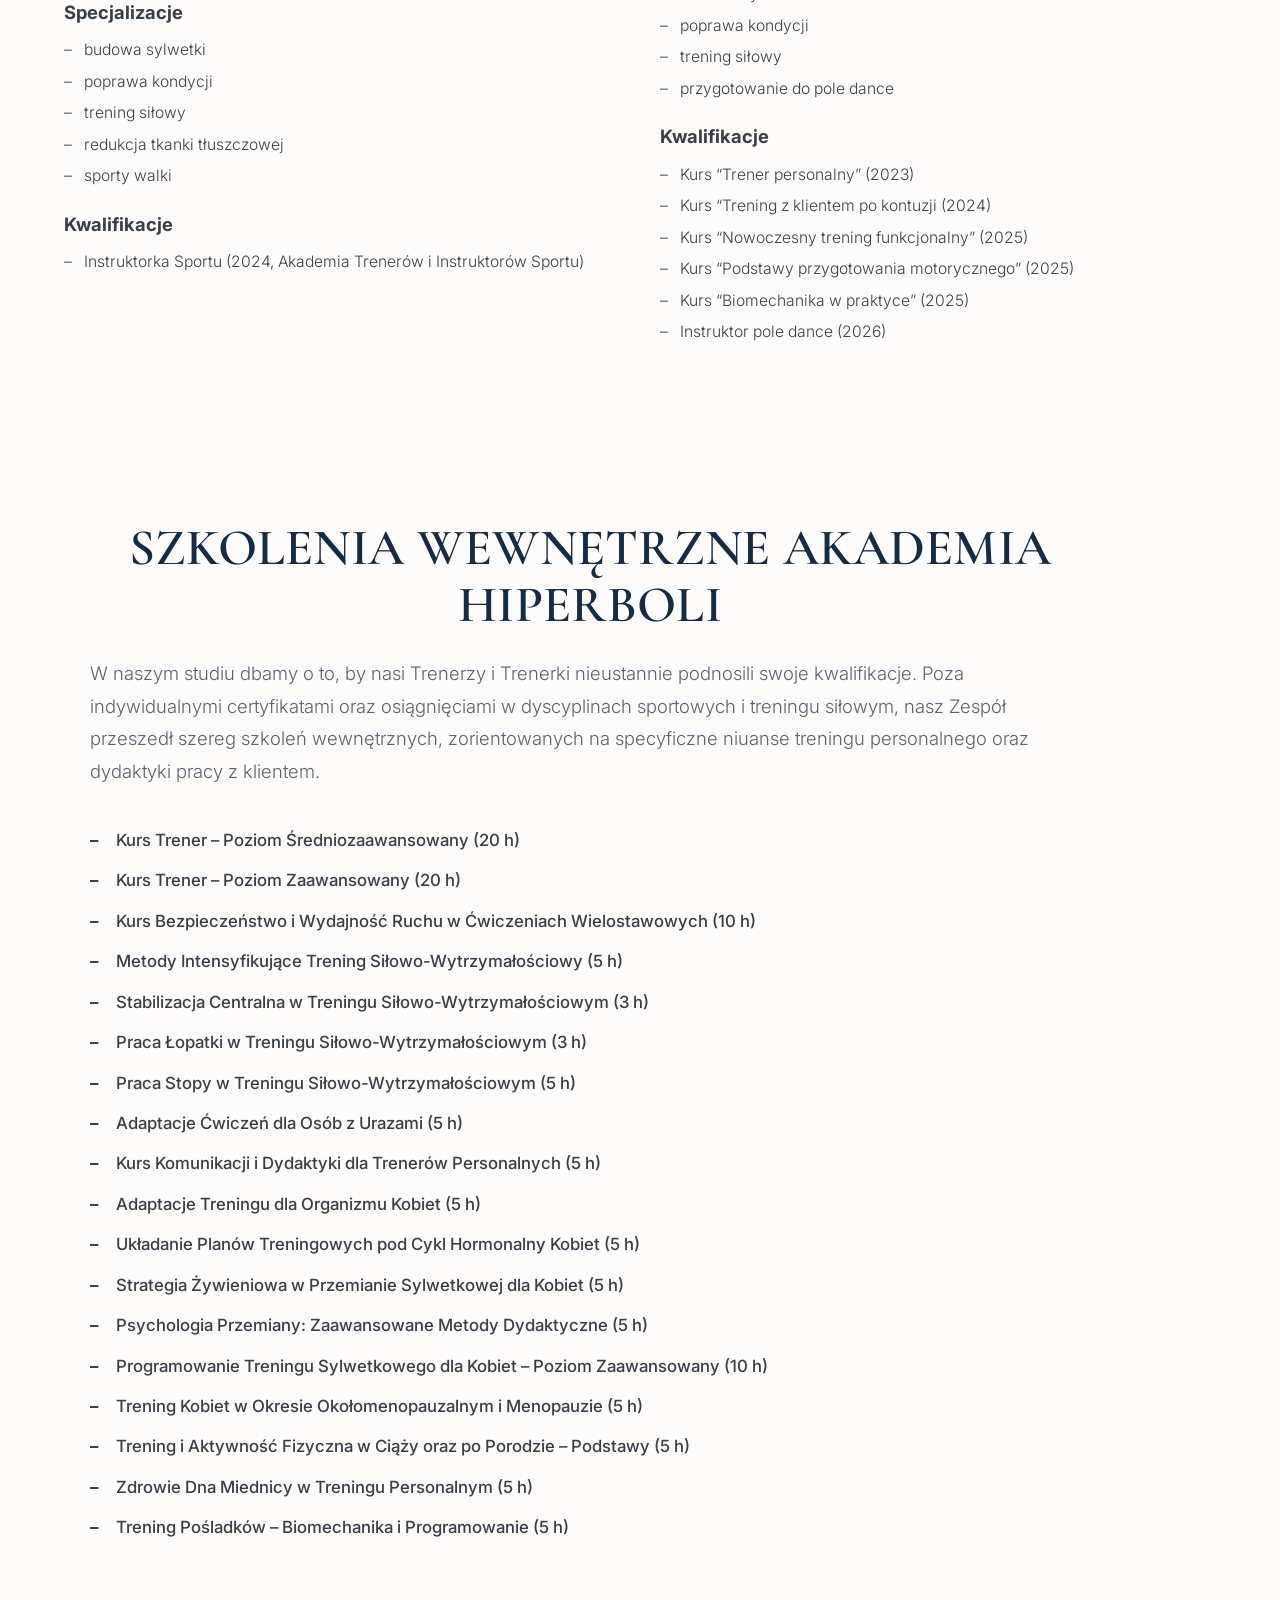
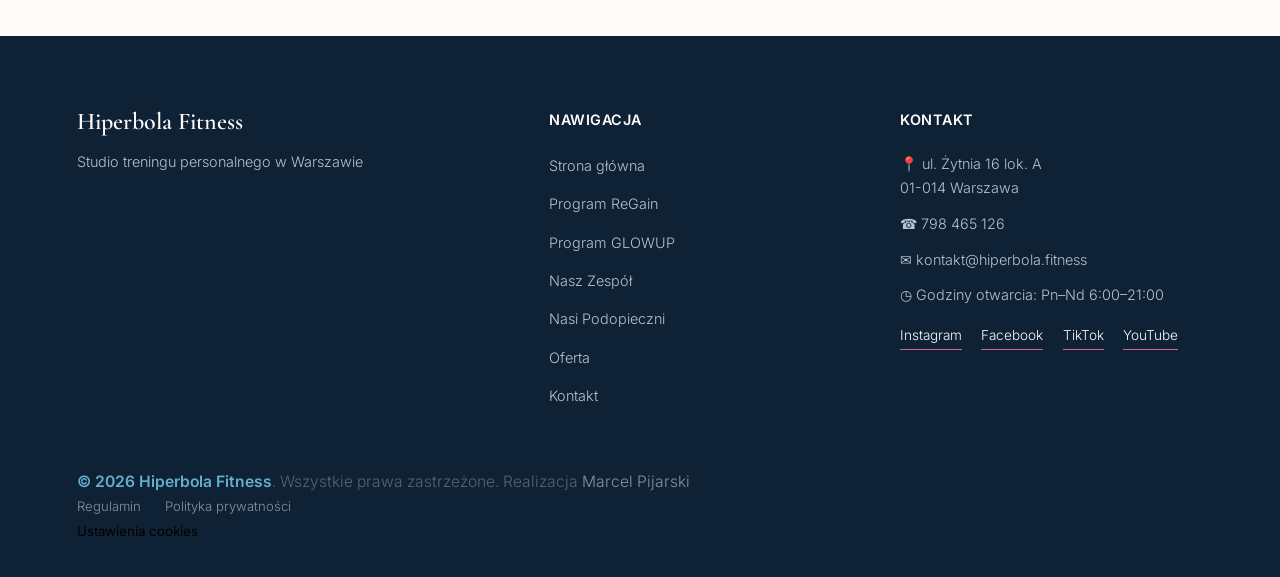
<file: trenerzy.html>
<!DOCTYPE html>
<html lang="pl">
<head>
    <meta charset="UTF-8">
    <meta name="viewport" content="width=device-width, initial-scale=1.0">
    <title>Trenerzy | Hiperbola Fitness</title>
    <meta name="description" content="Poznaj zespół trenerów Hiperbola Fitness w Warszawie. Indywidualne podejście, bezpieczny trening i wsparcie na każdym etapie współpracy.">
    <link
  rel="icon"
  type="image/png"
  sizes="32x32"
  href="assets/logo/favicon1.png"
>

<link
  rel="icon"
  type="image/png"
  sizes="192x192"
  href="assets/logo/favicon2.png"
>

<link
  rel="apple-touch-icon"
  sizes="180x180"
  href="assets/logo/favicon2.png"
>
    <link rel="stylesheet" href="style.css">
</head>
<body>
    <nav class="navbar">
  <div class="navbar-kontener">

    <a href="index.html" class="logo">
      <img
        src="assets/logo/bw_full_hiperbola_logo_1.png"
        alt="Hiperbola Fitness"
      >
    </a>

    <button
      class="hamburger"
      type="button"
      aria-label="Otwórz menu"
      aria-expanded="false"
    >
      <span></span>
      <span></span>
      <span></span>
    </button>

    <ul class="nav-list">
      <li><a href="index.html">Strona główna</a></li>
      <li><a href="regain.html">Program ReGain</a></li>
      <li><a href="glowup.html">Program GLOWUP</a></li>
      <li><a href="trenerzy.html">Nasz Zespół</a></li>
      <li><a href="podopieczne.html">Nasi podopieczni</a></li>
      <li><a href="oferta.html">Oferta</a></li>
      <li><a href="kontakt.html">Kontakt</a></li>

      <li class="nav-cta-mobile">
        <a href="konsultacja.html">
          Umów wizytę
        </a>
      </li>
    </ul>

    <a href="konsultacja.html" class="nav-button">
      Umów wizytę
    </a>

  </div>
</nav>
<main>

  <section class="herotr">

  <div class="herotr-kontener">

    <div class="herotr-tresc">

      <h1>
        <span class="herotr-tytul-glowny">
          Trenerzy,
        </span>

        <span class="herotr-tytul-reszta">
          którzy pomagają osiągać realne efekty.
        </span>
      </h1>

      <p class="herotr-opis">
        Wierzymy, że dobry trener nie tylko układa plan treningowy.
        Potrafi słuchać, wspierać i pomagać przejść przez proces
        zmiany krok po kroku.
      </p>

      <p class="herotr-wyroznienie">
        Poznaj zespół, który każdego dnia pomaga podopiecznym
        czuć się lepiej we własnym ciele.
      </p>

      <a href="#zespol" class="herotr-przycisk">
        Poznaj nasz zespół
      </a>

    </div>

  </div>

</section>

<section class="nasz-zespol" id="zespol">

    <div class="kontener">

        <h2>Poznaj Nasz Zespół</h2>
        <p class="opis-sekcji">
            Trenerzy, którzy pomogą Ci osiągnąć Twój cel.
        </p>

        <div class="karty-trenerzy">

        <article class="karta-trenera">

    <div class="zdjecie-trenera">
        <img src="assets/foto/zespół/T_MICHAL.webp" alt="Michał">
    </div>

    <div class="tresc-trenera">

        <h3>MICHAŁ</h3>

        <p>
            Nazywam się Michał i jestem trenerem personalnym, trenerem sportów walki oraz head coachem w studiu Hiperbola. Przez ponad dekadę trenowałem Muay Thai, najpierw jako zawodnik, później jako trener. Moje podejście opiera się na systemie, a nie na przypadku. Nie wierzę w ekstremalne rozwiązania ani chwilowe zrywy. Szukam przyczyn, upraszczam proces i dopasowuję strategię do człowieka, a nie człowieka do schematu. Mam analityczne podejście do treningu i wierzę, że wyniki są efektem konsekwencji, a nie perfekcji. Stawiam na proces i metody, które można utrzymać długoterminowo.
        </p>

        <div class="sekcja-trenera">

            <h4>Specjalizacje</h4>

            <ul>
                <li>Sporty walki</li>
                <li>Budowa sylwetki</li>
                <li>Redukcja tkanki tłuszczowej</li>
                <li>Trening siłowy</li>
                <li>Przygotowanie motoryczne</li>
            </ul>

        </div>

        <div class="sekcja-trenera">

            <h4>Kwalifikacje</h4>

            <ul>
                <li>Kurs „Trener personalny” (2023, Akademia KFD)</li>
                <li>Kurs „Fundamenty treningu siłowego” (2025, PodSztanga.pl)</li>
                <li>Kurs „Analiza ruchu” (2026, PodSztanga.pl)</li>
            </ul>

        </div>

    </div>

</article>

<article class="karta-trenera odwrocony">

    <div class="zdjecie-trenera">
        <img src="assets/foto/zespół/T_PIOTR.webp" alt="Piotr">
    </div>

    <div class="tresc-trenera">

        <h3>PIOTR</h3>

        <p>
            Mam na koncie kursy trenera personalnego w Akademii KFD oraz kursy specjalistyczne "trening siłowy" i "analiza ruchu" Pod Sztanga.pl. Trening to dla mnie rywalizacja – z samym sobą. Konkretne wyniki siłowe, które osiągnąłem w porównaniu do stanu ciała z przeszłości, to dla mnie symbol przemiany – rezultat decyzji o powstaniu z egzystencjalnej kanapy. Sensowny trening, oparty na prostych i sprawdzonych rozwiązaniach, jest katalizatorem takich przemian. Wiem, jak ważne są wsparcie i wskazówki od kompetentnej osoby – sam miałem szczęście trafić na odpowiedniego trenera. Pod właściwą opieką skompresowałem proces rehabilitacji, zbudowania siły i pożegnania się ze skinny-fat sylwetką w sensownym czasie. W podobnej podróży mogę pomóc także i Tobie.
        </p>

        <div class="sekcja-trenera">

  <h4>Specjalizacje</h4>

  <ul>
    <li>budowanie pewności siebie</li>
    <li>trening siłowy</li>
    <li>redukcja tkanki tłuszczowej</li>
    <li>budowa sylwetki</li>
    <li>rozwój mentalny</li>
  </ul>

</div>

        <div class="sekcja-trenera">

            <h4>Kwalifikacje</h4>

            <ul>
                <li>Kurs “Trener personalny” (2023, Akademia KFD)</li>
                <li>Kurs "Fundamenty treningu siłowego" (2025, PodSztanga.pl)</li>
            </ul>

        </div>

    </div>

</article>


<article class="karta-trenera">

    <div class="zdjecie-trenera">
        <img src="assets/foto/zespół/T_OLGA.webp" alt="Olga">
    </div>

    <div class="tresc-trenera">

        <h3>OLGA</h3>

        <p>
            Specjalizuję się w pracy nad zdrowym, świadomym ruchem. W treningu stawiam na indywidualne podejście, edukację i radość z ruchu. Studiuję fizjoterapię, co pozwala mi pogłębiać wiedzę z zakresu anatomii, biomechaniki i terapii ruchem. Ukończyłam również kursy masażu tkanek głębokich (MTG) oraz terapii manualnej, dzięki czemu wspieram swoich podopiecznych nie tylko w treningu, ale także w regeneracji i zapobieganiu kontuzjom. Sport towarzyszy mi od najmłodszych lat – trenowałam akrobatykę i taniec, jeździłam też konno i wciąż uwielbiam testować nowe dyscypliny na własnej skórze. Od 4 lat intensywnie trenuję siłowo. Chcesz poczuć się silniejszą, sprawniejszą i odzyskać kontrolę nad swoim ciałem? Treningi ze mną dadzą Ci znacznie więcej niż lepszy wygląd na selfie.
        </p>

        <div class="sekcja-trenera">

  <h4>Specjalizacje</h4>

  <ul>
    <li>budowa sylwetki</li>
    <li>trening siłowy kobiet</li>
    <li>zdrowy ruch</li>
    <li>poprawa sprawności</li>
    <li>regeneracja</li>
    <li>profilaktyka urazów</li>
    <li>powrót do sprawności po kontuzji lub chorobie</li>
  </ul>

</div>

        <div class="sekcja-trenera">

            <h4>Kwalifikacje</h4>

            <ul>
                <li>Kurs "Fundamenty treningu siłowego" (2025, PodSztanga.pl)</li>
                <li>Kurs "Analiza ruchu" (2026, PodSztanga.pl)</li>
            </ul>

        </div>

    </div>

</article>


<article class="karta-trenera odwrocony">

    <div class="zdjecie-trenera">
        <img src="assets/foto/zespół/T_FRANEK.webp" alt="Franek">
    </div>

    <div class="tresc-trenera">

        <h3>FRANEK</h3>

        <p>
            Cześć, jestem Franek! Ze sportem łączy mnie silna więź od najmłodszych lat. Jestem medycznym trenerem personalnym, a co za tym idzie szybki rehab, forma życia, podstawowa sprawność, małe czy wielkie zmiany to nie problem. Sam przeszedłem przez niejedna kontuzję i dalej aktywnie trenuje na wielu frontach. Jako trener pomagam moim podopiecznym osiągać cele sylwetkowe, poprawiać sprawność oraz wracać do pełnej aktywności w bezpieczny i świadomy sposób. Łączę wiedzę z zakresu treningu siłowego, przygotowania motorycznego i elementów fizjoterapii. Jestem również studentem fizjoterapii, co pozwala mi stale poszerzać wiedzę z zakresu funkcjonowania ludzkiego organizmu i nowoczesnych metod pracy z ruchem. Praca z innymi sprawia mi przyjemność, a na pytania z chęcią odpowiem. Razem osiągniemy twój cel!
        </p>

       <div class="sekcja-trenera">

  <h4>Specjalizacje</h4>

  <ul>
    <li>trening medyczny</li>
    <li>zdrowy kręgosłup</li>
    <li>trening dla osób pracujących siedząco</li>
    <li>poprawa postawy</li>
    <li>budowa sprawności i siły</li>
  </ul>

</div>

        <div class="sekcja-trenera">

            <h4>Kwalifikacje</h4>

            <ul>
                <li>Kursy treningowe “Mięśnie brzucha, klatki piersiowej, głowy i szyi” (2024, Akademia Wychowania Fizycznego)</li>
                <li>Kurs "Trener personalny z elementami fizjoterapii" (2025, Profi Academy)</li>
                <li>Kurs “Instruktor siłowni” (2025, Profi Academy)</li>
                <li>Kurs "Medyczny trener personalny" (2026, Fit-Academy)</li>
            </ul>

        </div>

    </div>

</article>

<article class="karta-trenera">

    <div class="zdjecie-trenera">
        <img src="assets/foto/zespół/T_OLIWIA.webp" alt="Oliwia">
    </div>

    <div class="tresc-trenera">

        <h3>OLIWIA</h3>

        <p>
            Oliwka pomaga kobietom odkryć, że aktywność fizyczna nie musi być karą ani obowiązkiem. Dzięki swojej energii, zaangażowaniu i sportowemu doświadczeniu potrafi sprawić, że trening staje się naturalną częścią życia. 
            Od lat związana jest ze sportem wyczynowym i doskonale wie, jak budować siłę, sprawność oraz zdrowe nawyki krok po kroku. Na sali treningowej stawia nie tylko na efekty, ale również na dobrą atmosferę i poczucie komfortu.
            Jeśli szukasz trenerki, która zmotywuje Cię do działania, wesprze w trudniejszych momentach i pomoże pokochać ruch - jesteś w dobrych rękach.
        </p>

        <div class="sekcja-trenera">

  <h4>Specjalizacje</h4>

  <ul>
    <li>budowa sylwetki</li>
    <li>poprawa kondycji</li>
    <li>trening siłowy</li>
    <li>redukcja tkanki tłuszczowej</li>
    <li>sporty walki</li>
  </ul>

</div>

        <div class="sekcja-trenera">

            <h4>Kwalifikacje</h4>

            <ul>
                <li>Instruktorka Sportu (2024, Akademia Trenerów i Instruktorów Sportu)</li>
            </ul>

        </div>

    </div>

</article>


<article class="karta-trenera odwrocony">

    <div class="zdjecie-trenera">
        <img src="assets/foto/zespół/T_SANDRA.webp" alt="Sandra">
    </div>

    <div class="tresc-trenera">

        <h3>SANDRA</h3>

        <p>
            Hej, jestem Sandra! Ze sportem jestem związana od dziecka - trenowałam taniec, akrobatykę i gimnastykę. Już od dobrych kilku lat moje życie kręci się wokół siłowni i pole dance’u. Jako trenerka najlepiej czuję się w treningu sylwetkowym, funkcjonalnym i przygotowaniu motorycznym pod pole dance. Jestem trenerką z pasji, kocham uczyć i jestem pewna, że zarażę Cię miłością do dźwigania ciężarów. Ze mną docenisz swoje ciało i poczujesz, że możesz dużo więcej niż myślisz.
        </p>

        <div class="sekcja-trenera">

  <h4>Specjalizacje</h4>

  <ul>
    <li>budowa sylwetki</li>
    <li>poprawa kondycji</li>
    <li>trening siłowy</li>
    <li>przygotowanie do pole dance</li>
  </ul>

</div>

        <div class="sekcja-trenera">

            <h4>Kwalifikacje</h4>

            <ul>
                <li>Kurs “Trener personalny” (2023)</li>
                <li>Kurs “Trening z klientem po kontuzji (2024)</li>
                <li>Kurs “Nowoczesny trening funkcjonalny” (2025)</li>
                <li>Kurs “Podstawy przygotowania motorycznego” (2025)</li>
                <li>Kurs “Biomechanika w praktyce” (2025)</li>
                <li>Instruktor pole dance (2026)</li>
            </ul>

        </div>

    </div>

</article>


      </div>

    </div>

</section>

<section class="akademia">

    <div class="kontener">

        <h2>
            SZKOLENIA WEWNĘTRZNE
            <span>AKADEMIA HIPERBOLI</span>
        </h2>

        <p class="akademia-opis">
            W naszym studiu dbamy o to, by nasi Trenerzy i Trenerki nieustannie podnosili swoje kwalifikacje. Poza indywidualnymi certyfikatami oraz osiągnięciami w dyscyplinach sportowych i treningu siłowym, nasz Zespół przeszedł szereg szkoleń wewnętrznych, zorientowanych na specyficzne niuanse treningu personalnego oraz dydaktyki pracy z klientem. 
        </p>


        <ul class="szkolenia-lista">

  <li>
    Kurs Trener – Poziom Średniozaawansowany (20 h)
  </li>

  <li>
    Kurs Trener – Poziom Zaawansowany (20 h)
  </li>

  <li>
    Kurs Bezpieczeństwo i Wydajność Ruchu w Ćwiczeniach Wielostawowych (10 h)
  </li>

  <li>
    Metody Intensyfikujące Trening Siłowo-Wytrzymałościowy (5 h)
  </li>

  <li>
    Stabilizacja Centralna w Treningu Siłowo-Wytrzymałościowym (3 h)
  </li>

  <li>
    Praca Łopatki w Treningu Siłowo-Wytrzymałościowym (3 h)
  </li>

  <li>
    Praca Stopy w Treningu Siłowo-Wytrzymałościowym (5 h)
  </li>

  <li>
    Adaptacje Ćwiczeń dla Osób z Urazami (5 h)
  </li>

  <li>
    Kurs Komunikacji i Dydaktyki dla Trenerów Personalnych (5 h)
  </li>

  <li>
    Adaptacje Treningu dla Organizmu Kobiet (5 h)
  </li>

  <li>
    Układanie Planów Treningowych pod Cykl Hormonalny Kobiet (5 h)
  </li>

  <li>
    Strategia Żywieniowa w Przemianie Sylwetkowej dla Kobiet (5 h)
  </li>

  <li>
    Psychologia Przemiany: Zaawansowane Metody Dydaktyczne (5 h)
  </li>

  <li>
    Programowanie Treningu Sylwetkowego dla Kobiet – Poziom Zaawansowany (10 h)
  </li>

  <li>
    Trening Kobiet w Okresie Okołomenopauzalnym i Menopauzie (5 h)
  </li>

  <li>
    Trening i Aktywność Fizyczna w Ciąży oraz po Porodzie – Podstawy (5 h)
  </li>

  <li>
    Zdrowie Dna Miednicy w Treningu Personalnym (5 h)
  </li>

  <li>
    Trening Pośladków – Biomechanika i Programowanie (5 h)
  </li>

</ul>

</section>

</main>
    <footer class="footer">

    <div class="footer-container">

        <div class="footer-logo">

            <h3>Hiperbola Fitness</h3>

            <p>
                Studio treningu personalnego w Warszawie
            </p>


        </div>


        <div class="footer-nav">

            <h4>Nawigacja</h4>

            <ul>
                    <li><a href="index.html">Strona główna</a></li>
                    <li><a href="regain.html">Program ReGain</a></li>
                    <li><a href="glowup.html">Program GLOWUP</a></li>
                    <li><a href="trenerzy.html">Nasz Zespół</a></li>
                    <li><a href="podopieczne.html">Nasi Podopieczni</a></li>
                    <li><a href="oferta.html">Oferta</a></li>
                    <li><a href="kontakt.html">Kontakt</a></li>
            </ul>

        </div>


        <div class="footer-kontakt">

            <h4>Kontakt</h4>

            <p>
                📍 ul. Żytnia 16 lok. A<br>
                01-014 Warszawa
            </p>

            <p>
                ☎ 798 465 126
            </p>

            <p>
                ✉ kontakt@hiperbola.fitness
            </p>

            <p>
                ◷ Godziny otwarcia: Pn–Nd 6:00–21:00
            </p>


            <div class="footer-social">

                <a href="https://www.instagram.com/hiperbola.fitness/">
                    Instagram
                </a>

                <a href="https://www.facebook.com/hiperbola.fitness/">
                    Facebook
                </a>

                <a href="https://www.tiktok.com/@hiperbola.fitness">
                    TikTok
                </a>

                <a href="https://www.youtube.com/@HiperbolaFitness">
                    YouTube
                </a>

            </div>

        </div>

    </div>


    <div class="footer-bottom">
<p>
  <span class="footer-marka">© 2026 Hiperbola Fitness</span>.
  Wszystkie prawa zastrzeżone. Realizacja
  <span class="podpisek">
    <a href="https://marcelpijarski.pl">Marcel Pijarski</a>
  </span>
</p>

        <div>
            <a href="regulamin.html">Regulamin</a>
            <a href="polityka-prywatnosci.html">Polityka prywatności</a>
        </div>
        <button
        type="button"
        class="footer-cookies"
        data-cookie-ustawienia
        >
        Ustawienia cookies
        </button>

    </div>

</footer>




<script src="https://cdn.jsdelivr.net/npm/swiper@11/swiper-bundle.min.js"></script>
<script src="script.js"></script> 
</body>
</html>
</file>
<file: style.css>
@import url('https://fonts.googleapis.com/css2?family=Cormorant+Garamond:wght@500;600;700&family=Inter:wght@300;400;500;600&display=swap');

* {
  margin: 0;
  padding: 0;
  box-sizing: border-box;
  -webkit-tap-highlight-color: transparent;
}

html {
  scroll-behavior: smooth;
}

body.menu-open {
  overflow: hidden;
}

body {
  font-family: 'Inter', sans-serif;
  font-weight: 300;
  color: #3A3F47;
  background-color: #FDFCFB;
  line-height: 1.7;
  overflow-x: hidden;
}

h1, h2, h3 {
  font-family: 'Cormorant Garamond', serif;
  color: #152C44;
  font-weight: 600;
  line-height: 1.2;
}

h2 {
  font-size: clamp(1.9rem, 3.2vw, 2.8rem);
  text-align: center;
  margin-bottom: 2.5rem;
  letter-spacing: 0.3px;
}

h3 {
  font-size: 1.3rem;
  margin-bottom: 0.6rem;
}

p {
  font-size: 0.98rem;
  color: #5B6270;
}

a {
  text-decoration: none;
  color: inherit;
}

ul {
  list-style: none;
}

img, video {
  max-width: 100%;
  display: block;
}

button {
  font-family: inherit;
  cursor: pointer;
  border: none;
  background: none;
}

section {
  padding: 6rem 6vw;
}

.kontener {
  max-width: 1200px;
  margin: 0 auto;
}

.navbar {
  position: fixed;
  top: 0;
  left: 0;
  width: 100%;
  padding: 1.2rem 5vw;
  background: rgba(253, 252, 251, 0.9);
  backdrop-filter: blur(10px);
  z-index: 1000;
  border-bottom: 1px solid rgba(21, 44, 68, 0.08);
}

.navbar-kontener {
  width: 100%;
  max-width: 1600px;
  margin: 0 auto;
  display: flex;
  align-items: center;
  gap: 40px;
}

.logo {
  flex-shrink: 0;
}

.logo img {
  width: 220px;
  height: auto;
  display: block;
}

.nav-list {
  display: flex;
  align-items: center;
  gap: 2.4rem;
}

.nav-list a {
  white-space: nowrap;
  font-size: 0.85rem;
  letter-spacing: 0.5px;
  text-transform: uppercase;
  color: #152C44;
  font-weight: 500;
  transition: color 0.3s ease;
  position: relative;
}

.nav-button {
  margin-left: auto;
  flex-shrink: 0;
  padding: 0.7rem 1.8rem;
  border: 1px solid #152C44;
  border-radius: 30px;
  font-size: 0.85rem;
  letter-spacing: 0.5px;
  text-transform: uppercase;
  font-weight: 500;
  color: #152C44;
  transition: all 0.35s ease;
}

.hamburger {
  display: none;
  margin-left: auto;
  flex-direction: column;
  gap: 5px;
  z-index: 1100;
}


.nav-list a {
  font-size: 0.85rem;
  letter-spacing: 0.5px;
  text-transform: uppercase;
  color: #152C44;
  font-weight: 500;
  transition: color 0.3s ease;
  position: relative;
}

.nav-list a::after {
  content: '';
  position: absolute;
  left: 0;
  bottom: -4px;
  width: 0;
  height: 1px;
  background: #DA5F95;
  transition: width 0.3s ease;
}

.nav-list a:hover::after {
  width: 100%;
}



.nav-button:hover {
  background: #152C44;
  color: #FDFCFB;
}

.hamburger {
  display: none;
  flex-direction: column;
  gap: 5px;
  z-index: 1100;
}

.hamburger span {
  width: 24px;
  height: 2px;
  background: #152C44;
  transition: all 0.3s ease;
}

.hamburger.active span:nth-child(1) {
  transform: translateY(7px) rotate(45deg);
}

.hamburger.active span:nth-child(2) {
  opacity: 0;
}

.hamburger.active span:nth-child(3) {
  transform: translateY(-7px) rotate(-45deg);
}

.hero {
  position: relative;
  width: 100%;
  height: 100svh;
  min-height: 650px;
  padding: 0;
  display: flex;
  align-items: center;
  justify-content: center;
  overflow: hidden;
  isolation: isolate;
  background: #687b8d;
}

.hero-image {
  position: absolute;
  top: 54%;
  left: 50%;
  z-index: 0;
  width: 93%;
  height: 93%;
  max-width: none;
  object-fit: contain;
  object-position: center;
  transform: translate(-50%, -50%);
}

.google-ocena {
  position: absolute;
  top: 120px;
  left: 6vw;
  z-index: 4;
  display: block;
  width: 151px;
  border-radius: 12px;
  overflow: hidden;
  box-shadow: 0 10px 28px rgba(21, 44, 68, 0.22);
  transition:
    transform 0.3s ease,
    box-shadow 0.3s ease;
}

.google-ocena img {
  width: 100%;
  height: auto;
  display: block;
}

.google-ocena:hover {
  transform: translateY(-3px);
  box-shadow: 0 14px 34px rgba(21, 44, 68, 0.28);
}



.hero-overlay {
  position: absolute;
  inset: 0;
  z-index: 1;
  background:
    linear-gradient(
      180deg,
      rgba(21, 44, 68, 0.48) 0%,
      rgba(21, 44, 68, 0.7) 100%
    );
}

.hero-content {
  position: relative;
  z-index: 2;
  width: min(90%, 780px);
  margin: 0 auto;
  padding: 100px 24px 40px;
  text-align: center;
  color: #fdfcfb;
  transform: translateY(75px);
}

.hero-content h1 {
  max-width: 780px;
  margin: 0 auto 1.4rem;
  color: #fdfcfb;
  font-size: clamp(2.7rem, 5vw, 4.8rem);
  line-height: 1.05;
}

.hero-content p {
  max-width: 680px;
  margin: 0 auto 2.2rem;
  color: #f1f3f5;
  font-size: clamp(1.25rem, 1.7vw, 1.5rem);
  line-height: 1.7;
}

.hero-content a {
  display: inline-flex;
  align-items: center;
  justify-content: center;
  padding: 1rem 2.6rem;
  background: #63afcd;
  color: #fdfcfb;
  border-radius: 30px;
  font-size: 0.9rem;
  font-weight: 600;
  letter-spacing: 0.6px;
  text-decoration: none;
  text-transform: uppercase;
  transition:
    transform 0.35s ease,
    background-color 0.35s ease,
    box-shadow 0.35s ease;
}

.hero-content a:hover {
  background: #63afcd;
  transform: translateY(-3px);
  box-shadow: 0 12px 28px rgba(95, 198, 218, 0.35);
}


.potrzeba {
  background: #FDFCFB;
  text-align: center;
}

.kartyp {
  display: grid;
  grid-template-columns: repeat(2, 1fr);
  gap: 2.5rem;
  max-width: 1100px;
  margin: 0 auto;
}

.kartap {
  background: #F7F3F0;
  padding: 2.6rem 2.2rem;
  border-radius: 18px;
  border: 1px solid rgba(21,44,68,0.06);
}

.kartap p {
  font-size: 1.05rem;
  color: #152C44;
  font-weight: 400;
}

.o-nas {
  padding: 7rem 6vw;
  background: #f7f3f0;
}

.o-nas-kontener {
  width: 100%;
  max-width: 1280px;
  margin: 0 auto;
  display: grid;
  grid-template-columns: minmax(0, 1.15fr) minmax(360px, 0.85fr);
  gap: clamp(3rem, 6vw, 6rem);
  align-items: center;
}

.o-nas-tresc {
  max-width: 720px;
}

.o-nas-etykieta {
  display: inline-block;
  margin-bottom: 1rem;
  color: #da5f95;
  font-size: 0.78rem;
  font-weight: 600;
  letter-spacing: 1.5px;
  text-transform: uppercase;
}

.o-nas h2 {
  margin: 0 0 2rem;
  max-width: 720px;
  color: #152c44;
  font-size: clamp(2rem, 3.2vw, 3.2rem);
  line-height: 1.12;
  text-align: left;
}

.o-nas-tresc p {
  margin-bottom: 1.25rem;
  color: #525b66;
  font-size: 1rem;
  line-height: 1.8;
}

.o-nas-lista {
  display: grid;
  gap: 1rem;
  margin: 0 0 1.8rem;
}

.o-nas-lista li {
  position: relative;
  padding: 1rem 1.2rem 1rem 3rem;
  background: #fdfcfb;
  border: 1px solid rgba(21, 44, 68, 0.08);
  border-radius: 14px;
  color: #152c44;
  font-size: 0.98rem;
  line-height: 1.65;
}

.o-nas-lista li::before {
  content: "✓";
  position: absolute;
  top: 1rem;
  left: 1.2rem;
  width: 24px;
  height: 24px;
  display: flex;
  align-items: center;
  justify-content: center;
  background: rgba(218, 95, 149, 0.12);
  border-radius: 50%;
  color: #da5f95;
  font-size: 0.85rem;
  font-weight: 700;
}

.o-nas .o-nas-tresc p.o-nas-podsumowanie {
  margin-top: 1.8rem;
  margin-bottom: 0;
  padding-left: 1.2rem;
  border-left: 4px solid #da5f95;
  color: #152c44;
  font-family: "Cormorant Garamond", serif;
  font-size: 30px !important;
  font-weight: 600;
  line-height: 1.1;
}



.o-nas-zdjecie {
  position: relative;
  width: 100%;
  min-height: 620px;
  overflow: hidden;
  border-radius: 24px;
  box-shadow: 0 24px 60px rgba(21, 44, 68, 0.14);
}

.o-nas-zdjecie::before {
  content: "";
  position: absolute;
  inset: 0;
  z-index: 1;
  background: linear-gradient(
    180deg,
    rgba(21, 44, 68, 0.02) 50%,
    rgba(21, 44, 68, 0.28) 100%
  );
  pointer-events: none;
}

.o-nas-zdjecie img {
  width: 100%;
  height: 100%;
  min-height: 620px;
  object-fit: cover;
  object-position: center;
}


.jak-to-dziala .karty-uslug {
  display: grid;
  grid-template-columns: repeat(3, minmax(0, 1fr));
  gap: 2rem;
  align-items: stretch;
}

.jak-to-dziala .karta-uslugi {
  padding: 2rem 1.8rem;
  text-align: center;
  border-radius: 18px;
}

.jak-to-dziala .karta-uslugi img {
  width: 48%;
  max-width: 160px;
  height: 160px;
  display: block;
  margin: 0 auto 1.6rem;
  object-fit: contain;
}

.jak-to-dziala .karta-uslugi h3 {
  margin: 0 0 1rem;
  color: #152c44;
  font-size: clamp(1.35rem, 1.7vw, 1.75rem);
  line-height: 1.25;
}

.jak-to-dziala .karta-uslugi p {
  margin: 0;
  color: #4d5865;
  font-size: clamp(1.05rem, 1.2vw, 1.25rem);
  line-height: 1.65;
}

.jak-to-dziala .hiperkonkret {
  width: min(1100px, 90%);
  margin: 4.5rem auto 0;
  text-align: center;
}

.jak-to-dziala .hiperkonkret h2 {
  margin: 0 auto 1.5rem;
  color: #152c44;
  font-family: "Cormorant Garamond", serif;
  font-size: clamp(3rem, 4vw, 4rem);
  font-weight: 700;
  line-height: 1.05;
}

.jak-to-dziala .hiperkonkret .historie-informacja {
  max-width: 950px;
  margin: 0 auto;
  color: #287a45;
  font-size: clamp(1.2rem, 2vw, 2rem);
  font-weight: 700;
  line-height: 1.45;
}


.filaryjakosci {
  background: #152C44;
}

.filary {
  display: grid;
  grid-template-columns: repeat(4, 1fr);
  gap: 2rem;
  max-width: 1200px;
  margin: 0 auto;
}

.filar {
  text-align: center;
  color: #E7E9EC;
}

.filar .ikonka {
  width: 60px;
  height: 60px;
  margin: 0 auto 1.2rem;
  border-radius: 50%;
  background: rgba(99, 175, 205, 0.28);
  display: flex;
  align-items: center;
  justify-content: center;
}

.filar .ikonka img {
  width: 28px;
  height: 28px;
}

.filar h3 {
  color: #0cf9fb;
  font-size: 1rem;
  letter-spacing: 1px;
  font-family: 'Inter', sans-serif;
  font-weight: 600;
}

.filar p {
  color: #B9C2CE;
  font-size: 0.92rem;
}

.porownanie {
  padding: 7rem 1.5rem;
  background: #ffffff;
}

.porownanie .kontener {
  width: min(1100px, 100%);
  margin: 0 auto;
}

.porownanie h2 {
  margin: 0 0 2.8rem;
  color: #152c44;
  font-family: "Cormorant Garamond", serif;
  font-size: clamp(2.8rem, 4vw, 4.5rem);
  font-weight: 600;
  line-height: 1.1;
  text-align: center;
}

.tabela-porownania {
  display: grid;
  grid-template-columns: repeat(2, minmax(0, 1fr));
  overflow: hidden;
  border: 1px solid rgba(21, 44, 68, 0.15);
  border-radius: 22px;
  box-shadow: 0 20px 55px rgba(21, 44, 68, 0.1);
}

.tabela-porownania .naglowek {
  padding: 1.5rem 1.8rem;
  color: #ffffff;
  font-size: clamp(1.3rem, 1.6vw, 1.65rem);
  font-weight: 800;
  letter-spacing: 0.08em;
  text-align: center;
}

.naglowek-zwykla {
  background: #b3261e;
}

.naglowek-hiperbola {
  background: #287a45;
}

.komorka-porownania {
  min-height: 105px;
  display: flex;
  align-items: center;
  gap: 1rem;
  padding: 1.5rem 1.7rem;
  border-bottom: 1px solid rgba(21, 44, 68, 0.1);
  font-size: clamp(1.05rem, 1.25vw, 1.3rem);
  font-weight: 500;
  line-height: 1.5;
}

.komorka-zwykla {
  color: #8f1f1a;
  background: #fff4f3;
  border-right: 1px solid rgba(21, 44, 68, 0.1);
}

.komorka-hiperbola {
  color: #21663a;
  background: #f1faf4;
  font-weight: 600;
}

.komorka-porownania svg {
  width: 34px;
  min-width: 34px;
  height: 34px;
  fill: none;
  stroke: currentColor;
  stroke-width: 2;
  stroke-linecap: round;
  stroke-linejoin: round;
}

.komorka-porownania:nth-last-child(-n + 2) {
  border-bottom: 0;
}


.przemiany {
  background: #F7F3F0;
}

.przemiany-naglowek {
  text-align: center;
  max-width: 700px;
  margin: 0 auto 3.5rem;
}

.przemiany-naglowek p {
  margin-top: 1rem;
}

.galeria-metamorfoz-glowup .glow-naglowek-podopieczne h2 {
  color: #e91e8c;
}

.karty-przemian {
  display: grid;
  grid-template-columns: repeat(3, 1fr);
  gap: 2.2rem;
  max-width: 1300px;
  margin: 0 auto;
}

.karta-przemiany {
  background: #FDFCFB;
  border-radius: 18px;
  overflow: hidden;
  box-shadow: 0 10px 30px rgba(21,44,68,0.05);
}

.karta-przemiany video {
  width: 100%;
  height: 260px;
  object-fit: cover;
  background: #152C44;
}

.opis-przemiany {
  padding: 1.8rem;
}

.opis-przemiany span {
  display: inline-block;
  font-size: 0.8rem;
  color: #DA5F95;
  text-transform: uppercase;
  letter-spacing: 0.5px;
  margin-bottom: 0.8rem;
}

.opis-przemiany .mezczyzna{
  display: inline-block;
  font-size: 0.8rem;
  color: #63afcd;
  text-transform: uppercase;
  letter-spacing: 0.5px;
  margin-bottom: 0.8rem;
}

.opis-przemiany strong {
  display: block;
  color: #152C44;
  font-size: 0.9rem;
  margin: 1.2rem 0 0.6rem;
}

.opis-przemiany ul {
  margin-bottom: 1rem;
}

.opis-przemiany ul li {
  font-size: 0.92rem;
  color: #5B6270;
  padding-left: 1.2rem;
  position: relative;
  margin-bottom: 0.3rem;
}

.opis-przemiany ul li::before {
  content: '';
  position: absolute;
  left: 0;
  top: 0.55rem;
  width: 6px;
  height: 6px;
  border-radius: 50%;
  background: #DA5F95;
}

.opis-przemiany .cytat {
  font-family: 'Cormorant Garamond', serif;
  font-style: italic;
  color: #152C44;
  font-size: 1.05rem;
  margin-top: 1.2rem;
}

.przycisk-zmiany {
  display: flex;
  justify-content: center;
  margin-top: 3rem;
}

.przycisk-zmiany a {
  display: inline-flex;
  align-items: center;
  justify-content: center;
  min-height: 52px;
  padding: 0.95rem 2.4rem;
  border: 1px solid #152c44;
  border-radius: 999px;
  background: transparent;
  color: #152c44;
  font-size: 0.85rem;
  font-weight: 600;
  letter-spacing: 0.6px;
  line-height: 1.2;
  text-align: center;
  text-transform: uppercase;
  transition:
    background-color 0.3s ease,
    color 0.3s ease,
    transform 0.3s ease,
    box-shadow 0.3s ease;
}

.przycisk-zmiany a:hover {
  background: #152c44;
  color: #fdfcfb;
  transform: translateY(-3px);
  box-shadow: 0 12px 28px rgba(21, 44, 68, 0.18);
}

.przycisk-zmiany a:focus-visible {
  outline: 3px solid rgba(218, 95, 149, 0.35);
  outline-offset: 4px;
}



.gwarancja-wartosc {
  width: 100%;
  padding: 6rem 6vw;
  background: #152c44;
}

.gwarancja-kontener {
  width: 100%;
  max-width: 1250px;
  margin: 0 auto;
  display: grid;
  grid-template-columns: repeat(2, minmax(0, 1fr));
  gap: 2rem;
}

.gwarancja-blok,
.wartosc-blok {
  min-height: 360px;
  display: flex;
  flex-direction: column;
  align-items: flex-start;
  padding: 2.8rem;
  border: 1px solid rgba(255, 255, 255, 0.14);
 
  background: rgba(255, 255, 255, 0.05);
}



.gwarancja-blok h2,
.wartosc-blok h2 {
  margin: 0 0 1.2rem;
  color: #fdfcfb;
  font-size: clamp(2rem, 3vw, 3rem);
  line-height: 1.1;
  text-align: left;
}

.gwarancja-blok p,
.wartosc-blok p {
  margin: 0 0 2rem;
  color: #c7d0da;
  font-size: 1rem;
  line-height: 1.75;
}

.przycisk-konsultacja,
.przycisk-trening {
  display: inline-flex;
  align-items: center;
  justify-content: center;
  min-height: 54px;
  margin-top: auto;
  padding: 0.95rem 2rem;
  border-radius: 999px;
  font-size: 0.84rem;
  font-weight: 600;
  letter-spacing: 0.5px;
  line-height: 1.3;
  text-align: center;
  text-transform: uppercase;
  transition:
    transform 0.3s ease,
    background-color 0.3s ease,
    color 0.3s ease,
    border-color 0.3s ease,
    box-shadow 0.3s ease;
}

.przycisk-konsultacja {
  border: 1px solid #63afcd;
  background: #63afcd;
  color: #ffffff;
}

.przycisk-booksy{
  border: 1px solid #63afcd;
  background: #63afcd;
  color: #ffffff;
}

.przycisk-konsultacja:hover {
  border-color: #63afcd;
  background: #63afcd;
  color: #ffffff;
  transform: translateY(-3px);
  box-shadow: 0 12px 28px rgba(95, 210, 218, 0.25);
}

.przycisk-trening {
  border: 1px solid #ffffff;
  background: transparent;
  color: #ffffff;
}

.przycisk-trening:hover {
  border-color: #ffffff;
  background: #ffffff;
  color: #152c44;
  transform: translateY(-3px);
  box-shadow: 0 12px 28px rgba(0, 0, 0, 0.2);
}


.opinie-google {
  width: 100%;
  padding: 7rem 0;
  overflow: hidden;
  background: #fdfcfb;
}

.opinie-kontener {
  width: 100%;
  margin: 0 auto;
}

.opinie-naglowek {
  width: min(720px, calc(100% - 40px));
  margin: 0 auto 3.5rem;
  text-align: center;
}

.opinie-naglowek span {
  display: block;
  margin-bottom: 0.8rem;
  color: #63afcd;
  font-size: 0.78rem;
  font-weight: 700;
  letter-spacing: 1.6px;
  text-transform: uppercase;
}

.opinie-naglowek h2 {
  margin: 0 0 1rem;
  color: #152c44;
  font-size: clamp(2.7rem, 4vw, 4.2rem);
  line-height: 1.08;
}

.opinie-naglowek p {
  max-width: 620px;
  margin: 0 auto;
  color: #5b6270;
  font-size: 1.35rem;
  line-height: 1.7;
}

.opinie-slider {
  width: 100%;
  padding: 20px 0 35px;
  overflow: hidden;
}

.opinie-slider .swiper-wrapper {
  align-items: center;
  transition-timing-function: linear !important;
}

.opinie-slider .swiper-slide {
  width: auto;
  height: auto;
  display: flex;
  align-items: center;
  justify-content: center;
}

.opinie-slider .swiper-slide img {
  width: 100%;
  height: auto;
  display: block;
  border: 1px solid rgba(21, 44, 68, 0.1);
  border-radius: 18px;
  background: #ffffff;
  box-shadow: 0 15px 40px rgba(21, 44, 68, 0.09);
}

.opinie-przycisk-kontener {
  display: flex;
  justify-content: center;
  margin-top: 2.5rem;
  padding: 0 20px;
}

.opinie-przycisk {
  min-height: 52px;
  display: inline-flex;
  align-items: center;
  justify-content: center;
  padding: 0.9rem 2rem;
  border: 1px solid #152c44;
  border-radius: 999px;
  background: transparent;
  color: #152c44;
  font-size: 0.84rem;
  font-weight: 600;
  letter-spacing: 0.5px;
  line-height: 1.2;
  text-align: center;
  text-transform: uppercase;
  transition:
    background-color 0.3s ease,
    color 0.3s ease,
    transform 0.3s ease,
    box-shadow 0.3s ease;
}

.opinie-przycisk:hover {
  background: #152c44;
  color: #ffffff;
  transform: translateY(-3px);
  box-shadow: 0 12px 28px rgba(21, 44, 68, 0.18);
}

@media (max-width: 700px) {
  .opinie-google {
    padding: 5rem 0;
  }

  .opinie-naglowek {
    margin-bottom: 2rem;
  }

  .opinie-naglowek h2 {
    font-size: clamp(2.3rem, 11vw, 3.2rem);
  }

  .opinie-naglowek p {
    font-size: 0.95rem;
  }

  .opinie-slider {
    padding: 10px 0 25px;
  }

  .opinie-przycisk {
    width: 100%;
    max-width: 340px;
    padding: 0.9rem 1.2rem;
    font-size: 0.76rem;
  }
}

.gwarancja-wartosc {
  background: #152C44;
}

.gwarancja-kontener {
  display: grid;
  grid-template-columns: 1fr 1fr;
  gap: 3rem;
  max-width: 1100px;
  margin: 0 auto;
}

.gwarancja-blok h2,
.wartosc-blok h2 {
  color: #FDFCFB;
  text-align: left;
  margin-bottom: 1.2rem;
}

.gwarancja-blok p,
.wartosc-blok p {
  color: #B9C2CE;
}



.oferta {
  background: #FDFCFB;
}

.karty-oferty {
  display: grid;
  grid-template-columns: repeat(3, 1fr);
  gap: 2rem;
  max-width: 1250px;
  margin: 0 auto;
}

.karta-oferty {
  background: #F7F3F0;
  padding: 2.4rem 2rem;
  border-radius: 18px;
  border: 1px solid rgba(21,44,68,0.06);
  transition: all 0.35s ease;
}

.karta-oferty:hover {
  border-color: #63afcd;
  transform: translateY(-4px);
}

.ikona-oferty {
  width: 38px;
  height: 38px;
  margin-bottom: 22px;
  display: flex;
  align-items: center;
  justify-content: center;
  color: #152c44;
}

.ikona-oferty svg {
  width: 100%;
  height: 100%;
  display: block;
  flex-shrink: 0;
}

.karta-oferty h3 {
  font-family: 'Inter', sans-serif;
  font-weight: 600;
  font-size: 1rem;
  letter-spacing: 0.5px;
  color: #152C44;
}

.karta-oferty p {
  font-size: 0.92rem;
  margin: 1rem 0 1.4rem;
}

.karta-oferty > a {
  font-size: 0.85rem;
  color: #63afcd;
  font-weight: 500;
  text-transform: uppercase;
  letter-spacing: 0.5px;
  border-bottom: 1px solid #63afcd;
  padding-bottom: 2px;
}

.zdjecia {
  padding: 7rem 3vw;
  background: #f7f3f0;
  text-align: center;
  overflow: hidden;
}

.zdjecia h2 {
  margin-bottom: 3rem;
  font-size: clamp(2.8rem, 4vw, 4.4rem);
}

.zdjecia .karuzela {
  width: min(100%, 1440px);
  max-width: none;
  display: flex;
  align-items: center;
  justify-content: center;
  gap: 1.4rem;
  margin: 0 auto;
}

.zdjecia .karuzela-okno {
  width: min(1120px, calc(100% - 130px));
  overflow: hidden;
}

.zdjecia .lista-zdjec {
  display: flex;
  align-items: center;
  gap: 1.5rem;
  transition: transform 0.6s ease;
  will-change: transform;
}

.zdjecia .lista-zdjec img {
  width: 300px;
  height: 390px;
  max-width: none;
  display: block;
  flex-shrink: 0;
  object-fit: contain;
  object-position: center;
  border-radius: 0;
  background: transparent;
}

.zdjecia .prev,
.zdjecia .next {
  width: 50px;
  height: 50px;
  display: inline-flex;
  align-items: center;
  justify-content: center;
  flex-shrink: 0;
  border-radius: 50%;
  background: #fdfcfb;
  color: #152c44;
  font-size: 1.35rem;
  box-shadow: 0 8px 24px rgba(21, 44, 68, 0.13);
  transition:
    background-color 0.3s ease,
    color 0.3s ease,
    transform 0.3s ease;
}

.zdjecia .prev:hover,
.zdjecia .next:hover {
  background: #da5f95;
  color: #ffffff;
  transform: scale(1.06);
}

.lokalizacja .sekcja-tag {
  margin-bottom: 1.2rem;
  font-size: 2rem;
  font-weight: 700;
  letter-spacing: 1.6px;
}

.lokalizacja .lokalizacja-informacje h2 {
  margin-bottom: 1.4rem;
  font-size: clamp(2.8rem, 4vw, 4.3rem);
  line-height: 1.08;
  text-align: left;
}

.lokalizacja .lokalizacja-informacje > p {
  margin-bottom: 2.2rem;
  font-size: clamp(1.1rem, 1.35vw, 1.3rem);
  line-height: 1.75;
}

.lokalizacja .lokalizacja-karta {
  padding: 1.6rem;
}

.lokalizacja .lokalizacja-karta h3 {
  margin-bottom: 0.4rem;
  font-size: 1.3rem;
}

.lokalizacja .lokalizacja-karta p {
  margin: 0;
  font-size: 1rem;
  line-height: 1.55;
}


.lokalizacja {
  background: #FDFCFB;
}

.lokalizacja-kontener {
  display: grid;
  grid-template-columns: 1fr 1fr;
  gap: 3rem;
  max-width: 1200px;
  margin: 0 auto;
  align-items: center;
}

.sekcja-tag {
  display: inline-block;
  font-size: 0.8rem;
  letter-spacing: 1.5px;
  text-transform: uppercase;
  color: #DA5F95;
  font-weight: 600;
  margin-bottom: 1rem;
}

.lokalizacja-informacje h2 {
  text-align: left;
  margin-bottom: 1rem;
}

.lokalizacja-informacje p {
  margin-bottom: 2rem;
}

.lokalizacja-karty {
  display: grid;
  grid-template-columns: 1fr 1fr;
  gap: 1.4rem;
}

.lokalizacja-karta {
  display: flex;
  align-items: flex-start;
  gap: 1rem;
  background: #F7F3F0;
  padding: 1.4rem;
  border-radius: 14px;
}

.lokalizacja-karta .ikona {
  width: 42px;
  height: 42px;
  border-radius: 50%;
  background: rgba(21,44,68,0.08);
  display: flex;
  align-items: center;
  justify-content: center;
  flex-shrink: 0;
  color: #152C44;
}

.lokalizacja-karta h3 {
  font-size: 1rem;
  margin-bottom: 0.3rem;
}

.lokalizacja-karta p {
  font-size: 0.88rem;
}

.mapa iframe {
  width: 100%;
  height: 420px;
  border-radius: 18px;
}

.galeria-studio {
  width: 100%;
  max-width: 1300px;
  display: flex;
  align-items: center;
  justify-content: center;
  gap: 1rem;
  margin: 3.5rem auto 0;
}

.galeria-studio-okno {
  width: calc(100% - 120px);
  max-width: 1120px;
  overflow: hidden;
}

.galeria-studio-lista {
  width: 100%;
  display: flex;
  align-items: center;
  gap: 1.2rem;
  transition: transform 0.55s ease;
  will-change: transform;
}

.galeria-studio-lista img {
  width: calc((100% - 2.4rem) / 3);
  height: 280px;
  min-width: calc((100% - 2.4rem) / 3);
  max-width: calc((100% - 2.4rem) / 3);
  flex: 0 0 calc((100% - 2.4rem) / 3);
  display: block;
  object-fit: contain;
  object-position: center;
  border-radius: 0;
  background: transparent;
}

.studio-prev,
.studio-next {
  width: 44px;
  height: 44px;
  display: inline-flex;
  align-items: center;
  justify-content: center;
  flex-shrink: 0;
  border-radius: 50%;
  background: #f7f3f0;
  color: #152c44;
  font-size: 1.2rem;
  box-shadow: 0 8px 22px rgba(21, 44, 68, 0.12);
}


.faq {
  background: #F7F3F0;
  max-width: 900px;
  margin: 0 auto;
}

.faq-element {
  border-bottom: 1px solid rgba(21,44,68,0.1);
}

.faq-pytanie {
  width: 100%;
  display: flex;
  align-items: center;
  justify-content: space-between;
  padding: 1.5rem 0.5rem;
  text-align: left;
  font-family: 'Cormorant Garamond', serif;
  font-size: 1.15rem;
  font-weight: 600;
  color: #152C44;
}

.faq-pytanie span {
  color: #DA5F95;
  font-size: 1.4rem;
  transition: transform 0.3s ease;
}

.faq-pytanie.active span {
  transform: rotate(45deg);
}

.faq-odpowiedz {
  max-height: 0;
  overflow: hidden;
  transition: max-height 0.4s ease;
}

.faq-odpowiedz p {
  padding: 0 0.5rem 1.5rem;
  font-size: 0.95rem;
}

.faq-element.active .faq-odpowiedz {
  max-height: 400px;
}

.kontakt-cta {
  background: #152C44;
  display: grid;
  grid-template-columns: 1fr 1fr;
  gap: 3rem;
  align-items: center;
  padding: 6rem 6vw;
}

.kontakt-video video {
  width: 100%;
  height: 420px;
  object-fit: cover;
  border-radius: 20px;
}

.kontakt-tresc h2,
.kontakt-tresc h3 {
  margin: 0 0 1.2rem;
  font-family: "Cormorant Garamond", serif;
  font-size: clamp(2.5rem, 3.8vw, 4.2rem);
  font-weight: 600;
  line-height: 1.08;
  text-align: left;
}

.kontakt-tresc h2 {
  color: #fdfcfb;
}

.kontakt-tresc h3 {
  color: #0cf9fb;
}

.kontakt-tresc > p {
  max-width: 650px;
  margin-bottom: 2rem;
  color: #d7dee6;
  font-size: clamp(1.15rem, 1.5vw, 1.4rem);
  line-height: 1.65;
}



.btn-kontakt {
  display: inline-block;
  padding: 1rem 2.6rem;
  background: #63afcd;
  color: #FDFCFB;
  border-radius: 30px;
  font-size: 0.9rem;
  letter-spacing: 0.6px;
  text-transform: uppercase;
  font-weight: 500;
  transition: all 0.35s ease;
  margin-bottom: 2.4rem;
}

.btn-kontakt:hover {
  background: #63afcd;
  transform: translateY(-2px);
}

.kontakt-dane p {
  color: #E7E9EC;
  font-size: 0.92rem;
  margin-bottom: 0.5rem;
}

.footer {
  background: #0F2135;
  padding: 4.5rem 6vw 2rem;
}

.footer-container {
  display: grid;
  grid-template-columns: 1.4fr 1fr 1fr;
  gap: 3rem;
  max-width: 1200px;
  margin: 0 auto 3rem;
}

.footer-logo h3 {
  color: #FDFCFB;
  font-size: 1.5rem;
  margin-bottom: 0.8rem;
}

.footer-logo p {
  color: #B9C2CE;
  font-size: 0.9rem;
  margin-bottom: 0.6rem;
}

.footer-logo span {
  display: inline-block;
  font-size: 0.78rem;
  color: #DA5F95;
  text-transform: uppercase;
  letter-spacing: 0.5px;
}

.footer-nav h4,
.footer-kontakt h4 {
  color: #FDFCFB;
  font-family: 'Inter', sans-serif;
  font-weight: 600;
  font-size: 0.9rem;
  text-transform: uppercase;
  letter-spacing: 0.5px;
  margin-bottom: 1.2rem;
}

.footer-nav ul li {
  margin-bottom: 0.7rem;
}

.footer-nav ul li a {
  color: #B9C2CE;
  font-size: 0.9rem;
  transition: color 0.3s ease;
}

.footer-nav ul li a:hover {
  color: #DA5F95;
}

.footer-kontakt p {
  color: #B9C2CE;
  font-size: 0.9rem;
  margin-bottom: 0.7rem;
}

.footer-social {
  display: flex;
  gap: 1.2rem;
  margin-top: 1rem;
}

.footer-social a {
  color: #FDFCFB;
  font-size: 0.85rem;
  border-bottom: 1px solid #DA5F95;
  padding-bottom: 2px;
}

.footer-bottom .footer-marka {
  color: #63afcd;
  font-weight: 600;
}

.footer-bottom .podpisek a {
  color: #8b909a;
  transition: color 0.3s ease;
}

.footer-bottom .podpisek a:hover {
  color: #fdfcfb;
}

.footer-bottom div {
  display: flex;
  gap: 1.5rem;
}

.footer-bottom div a {
  color: #8B909A;
  font-size: 0.82rem;
  transition: color 0.3s ease;
}

.footer-bottom div a:hover {
  color: #FDFCFB;
}



body.menu-open {
  overflow: hidden;
}


/* GLOWUP */

.glow-hero {
  position: relative;
  width: 100%;
  min-height: 100svh;
  padding: 0;
  overflow: hidden;
  isolation: isolate;
  background: #4f677e;
}

.glow-hero-kontener {
  position: relative;
  width: 100%;
  min-height: 100svh;
  display: flex;
  align-items: center;
  justify-content: center;
  padding: 110px 24px 50px;
}

.glow-hero-image {
  position: absolute;
  inset: 0;
  z-index: 0;
  display: flex;
  align-items: flex-end;
  justify-content: center;
  padding: 0;
  pointer-events: none;
}

.glow-hero-image img {
  width: auto;
  height: min(98svh, 8600px);
  max-width: 78vw;
  max-height: none;
  display: block;
  object-fit: contain;
  object-position: center bottom;
  border-radius: 0;
  box-shadow: none;
  transform: none;
}

.glow-hero-overlay {
  position: absolute;
  inset: 0;
  z-index: 1;
  background: rgba(21, 44, 68, 0.42);
  pointer-events: none;
}

.glow-hero-content {
  position: relative;
  z-index: 2;
  width: 100%;
  max-width: 920px;
  padding: 0;
  text-align: center;
  transform: translateY(48px);
}

.glow-hero-content h1 {
  width: 100%;
  max-width: none;
  margin: 0 0 1.4rem;
  color: #fdfcfb;
  font-family: "Cormorant Garamond", serif;
  font-weight: 600;
  line-height: 1;
  letter-spacing: 0;
  text-align: center;
}

.glow-hero-nazwa {
  display: block;
  margin-bottom: 0.45rem;
  color: #e91e8c;
  font-size: clamp(2.8rem, 4.4vw, 4.6rem);
  font-weight: 700;
  line-height: 1;
}

.glow-hero-tytul {
  display: block;
  color: #fdfcfb;
  font-size: clamp(2.5rem, 4.8vw, 4.8rem);
  font-weight: 600;
  line-height: 0.98;
}

.glow-hero-content p {
  max-width: 760px;
  margin: 1.7rem auto 1.9rem;
  color: #f1f3f5;
  font-family: "Inter", sans-serif;
  font-size: clamp(1.05rem, 1.45vw, 1.3rem);
  font-weight: 400;
  line-height: 1.65;
  text-align: center;
}

.glow-hero .glow-btn {
  width: auto;
  min-width: 360px;
  min-height: 56px;
  display: inline-flex;
  align-items: center;
  justify-content: center;
  margin: 0 auto;
  padding: 1rem 2.5rem;
  border: 2px solid #e91e8c;
  border-radius: 999px;
  background: #e91e8c;
  color: #ffffff;
  font-family: "Inter", sans-serif;
  font-size: 0.92rem;
  font-weight: 700;
  line-height: 1.2;
  letter-spacing: 0.5px;
  text-align: center;
  text-transform: uppercase;
  box-shadow: 0 12px 30px rgba(233, 30, 140, 0.28);
  transition:
    background-color 0.3s ease,
    color 0.3s ease,
    transform 0.3s ease,
    box-shadow 0.3s ease;
}

.glow-hero .glow-btn:hover {
  background: #ffffff;
  color: #152c44;
  transform: translateY(-3px);
  box-shadow: 0 16px 36px rgba(233, 30, 140, 0.36);
}

.glow-hero .glow-btn:focus-visible {
  outline: 3px solid rgba(233, 30, 140, 0.4);
  outline-offset: 4px;
}

.glow-hero-nazwa {
  text-shadow:
    0 2px 5px rgba(21, 44, 68, 0.9),
    0 5px 16px rgba(21, 44, 68, 0.65);
}

.glow-hero-tytul {
  text-shadow:
    0 2px 5px rgba(21, 44, 68, 0.95),
    0 5px 18px rgba(21, 44, 68, 0.75);
}

.glow-hero-content p {
  text-shadow:
    0 2px 5px rgba(21, 44, 68, 0.9),
    0 4px 12px rgba(21, 44, 68, 0.6);
}

.glow-wstep {
  width: 100%;
  padding: 50px 20px;
  background: #ffffff;
}

.glow-wstep-tekst {
  width: min(920px, 100%);
  margin: 0 auto 3.5rem;
  text-align: center;
}

.glow-wstep-tekst h2 {
  margin: 0;
  color: #152c44;
  font-family: "Cormorant Garamond", serif;
  font-size: clamp(2.6rem, 4vw, 4.2rem);
  font-weight: 500;
  line-height: 1.12;
  letter-spacing: 0;
}

.glow-wstep-program {
  font-weight: 700;
}

.glow-bez-lista {
  width: min(1180px, 100%);
  margin: 0 auto;
  display: grid;
  grid-template-columns: repeat(3, minmax(0, 1fr));
  gap: 1.5rem;
}

.glow-bez-karta {
  min-height: 210px;
  display: flex;
  flex-direction: column;
  align-items: flex-start;
  justify-content: center;
  gap: 0.9rem;
  padding: 2rem 2.2rem;
  border: 1px solid rgba(21, 44, 68, 0.08);
  border-radius: 20px;
  background: #faf7f8;
  text-align: left;
}

.glow-bez-karta span {
  display: block;
  margin: 0;
  color: #ff0000;
  font-family: "Inter", sans-serif;
  font-size: clamp(1.8rem, 2.4vw, 2.5rem);
  font-weight: 800;
  line-height: 1;
  letter-spacing: 0.04em;
}

.glow-bez-karta p {
  margin: 0;
  color: #152c44;
  font-family: "Inter", sans-serif;
  font-size: clamp(1.1rem, 1.35vw, 1.3rem);
  font-weight: 500;
  line-height: 1.5;
}

.glow-efekty {
  padding: 50px 20px;
}

.glow-efekty-naglowek {

    max-width: 800px;

    margin: 0 auto 60px;

    text-align: center;

}


.glow-efekty-naglowek h2 {

    font-size: clamp(36px, 4vw, 56px);

    margin-bottom: 20px;

    color: #171717;

}


.glow-efekty-naglowek p {

    font-size: 18px;

    color: #555;

}


.glow-efekty-lista {

    max-width: 1200px;

    margin: 0 auto;

    display: grid;

    grid-template-columns: repeat(6, 1fr);

    gap: 25px;

}


.glow-efekty-karta {

    padding: 35px;

    background: white;

    border-radius: 30px;

    box-shadow: 0 15px 40px rgba(0,0,0,0.06);

}


.glow-efekty-karta:nth-child(1),
.glow-efekty-karta:nth-child(2),
.glow-efekty-karta:nth-child(3) {

    grid-column: span 2;

}


.glow-efekty-karta:nth-child(4),
.glow-efekty-karta:nth-child(5) {

    grid-column: span 3;

}


.glow-efekty-karta span {

    display: block;

    margin-bottom: 20px;

    font-size: 40px;

    font-weight: 800;

    color: #e91e8c;

}


.glow-efekty-karta p {

    font-size: 18px;

    line-height: 1.6;

    color: #333;

}


.glow-konsultacja {

    padding: 60px 20px;

    position: relative;

    overflow: hidden;

    background-color: #152C44;

}


.glow-konsultacja::before {

    content: "";

    position: absolute;

    width: 500px;
    height: 500px;

    left: -200px;
    top: 50%;

    transform: translateY(-50%);

    background: rgba(173, 0, 0, 0.18);

    filter: blur(120px);

    border-radius: 50%;

}


.glow-konsultacja::after {

    content: "";

    position: absolute;

    width: 350px;
    height: 350px;

    right: -100px;
    bottom: -100px;

    background: rgba(255,255,255,0.25);

    filter: blur(100px);

    border-radius: 50%;

}



.glow-konsultacja-kontener {

    max-width: 900px;

    margin: 0 auto;

    position: relative;

    z-index: 2;

    text-align: center;

}



.glow-konsultacja h2 {

    max-width: 800px;

    margin: 0 auto 30px;

    font-size: clamp(36px, 5vw, 60px);

    line-height: 1.1;

    letter-spacing: -1px;

    color: white;

}



.glow-konsultacja p {

    max-width: 750px;

    margin: 0 auto 40px;

    font-size: 19px;

    line-height: 1.7;

    color: rgba(255,255,255,0.95);

}



.glow-konsultacja-info {

    display: flex;

    justify-content: center;

    flex-wrap: wrap;

    gap: 15px;

    margin-bottom: 45px;

}



.glow-konsultacja-info span {

    padding: 12px 25px;

    border-radius: 50px;

    background: rgba(255,255,255,0.18);

    border: 1px solid rgba(255,255,255,0.35);

    color: white;

    font-size: 15px;

    font-weight: 600;

    backdrop-filter: blur(10px);

}



.glow-przycisk {
  display: inline-flex;
  align-items: center;
  justify-content: center;
  min-height: 58px;
  padding: 1rem 2.6rem;
  border: 2px solid #e91e8c;
  border-radius: 999px;
  background: #e91e8c;
  color: #ffffff;
  font-family: "Inter", sans-serif;
  font-size: 1rem;
  font-weight: 700;
  line-height: 1.2;
  text-align: center;
  text-decoration: none;
  box-shadow: 0 15px 40px rgba(233, 30, 140, 0.28);
  transition:
    background-color 0.3s ease,
    color 0.3s ease,
    transform 0.3s ease,
    box-shadow 0.3s ease;
}

.glow-przycisk:hover {
  background: transparent;
  color: #e91e8c;
  transform: translateY(-3px);
  box-shadow: 0 18px 45px rgba(233, 30, 140, 0.34);
}



/* TELEFON */



.glow-konsultacja-ebooki {
  max-width: 700px;
  margin: -1rem auto 2rem;
  color: #ffffff;
  font-size: clamp(1.05rem, 1.3vw, 1.2rem);
  font-weight: 600;
  line-height: 1.65;
}



.glow-zawartosc {
  padding: 50px 6vw;
  background: #ffffff;
}

.glow-zawartosc-kontener {
  width: 100%;
  max-width: 1250px;
  margin: 0 auto;
  display: grid;
  grid-template-columns: minmax(0, 1fr) minmax(340px, 0.8fr);
  gap: 70px;
  align-items: center;
}

.glow-zawartosc-tresc {
  width: 100%;
}

.glow-zawartosc-naglowek {
  margin-bottom: 40px;
}

.glow-zawartosc-naglowek span {
  display: inline-block;
  margin-bottom: 10px;
  color: #da5f95;
  font-size: 0.78rem;
  font-weight: 700;
  letter-spacing: 1.5px;
  text-transform: uppercase;
}

.glow-zawartosc-naglowek h2 {
  max-width: 600px;
  margin: 0;
  color: #152c44;
  font-size: clamp(2.5rem, 4vw, 4rem);
  line-height: 1.08;
  text-align: left;
}

.glow-zawartosc-lista {
  display: grid;
  gap: 16px;
}

.glow-zawartosc-karta {
  display: grid;
  grid-template-columns: 48px 1fr;
  gap: 20px;
  padding: 25px;
  border: 1px solid rgba(21, 44, 68, 0.1);
  border-radius: 16px;
  background: #faf7f8;
}

.glow-zawartosc-numer {
  display: flex;
  align-items: flex-start;
  justify-content: center;
  color: #da5f95;
  font-size: 0.85rem;
  font-weight: 700;
  line-height: 1.5;
}

.glow-zawartosc-karta h3 {
  margin: 0 0 12px;
  color: #e91e8c;
  font-size: clamp(1.5rem, 2vw, 2rem);
  font-weight: 700;
  line-height: 1.25;
}

.glow-zawartosc-karta p {
  margin: 0;
  color: #5b6270;
  font-size: 0.96rem;
  line-height: 1.7;
}

.glow-zawartosc-zdjecie {
  width: 100%;
  height: 620px;
  overflow: hidden;
  border-radius: 24px;
  display: flex;
  align-items: center;
  justify-content: center;
}

.glow-zawartosc-zdjecie img {
  width: auto;
  height: auto;
  max-width: 100%;
  max-height: 100%;
  object-fit: contain;
  object-position: center;
}


.dlaczego-glow-up {
  width: 100%;
  padding: 50px 20px 20px;
  background: #ffffff;
}

.dlaczego-glow-up-kontener {
  width: 100%;
  max-width: 980px;
  margin: 0 auto;
}

.dlaczego-glow-up-tresc {
  width: 100%;
  max-width: 820px;
  margin: 0 auto;
}

.dlaczego-glow-up-tresc h2 {
  margin: 0 0 2rem;
  color: #152c44;
  font-size: clamp(2.5rem, 4vw, 4rem);
  line-height: 1.08;
  text-align: left;
}

.dlaczego-glow-up-tresc > p {
  max-width: 760px;
  margin: 0 0 1.6rem;
  color: #5b6270;
  font-size: clamp(1.05rem, 1.25vw, 1.2rem);
  line-height: 1.8;
}

.dlaczego-glow-up-hasla {
  display: flex;
  flex-wrap: wrap;
  gap: 0.9rem;
  margin: 2.2rem 0;
}

.dlaczego-glow-up-hasla span {
  display: inline-flex;
  align-items: center;
  justify-content: center;
  padding: 0.85rem 1.4rem;
  border: 1px solid rgba(233, 30, 140, 0.24);
  border-radius: 999px;
  background: rgba(233, 30, 140, 0.08);
  color: #e91e8c;
  font-size: clamp(1.05rem, 1.3vw, 1.25rem);
  font-weight: 800;
  line-height: 1.25;
  white-space: nowrap;
}

.galeria-metamorfoz {
    padding: 25px 20px 50px;
    background: #ffffff;
}


.galeria-metamorfoz-kontener {
    max-width: 1100px;
    margin: 0 auto;
    text-align: center;
}


.galeria-metamorfoz h2 {
    font-size: 48px;
    line-height: 1.2;
    margin-bottom: 50px;
    color: #111;
}


.slider-metamorfozy {
    width: 100%;
    overflow: hidden;
}


.slider-metamorfozy-okno {
    overflow: hidden;
}


.slider-metamorfozy-lista {
    display: flex;
    transition: transform 0.5s ease;
}


.metamorfoza-slajd {
    min-width: 100%;
    display: grid;
    grid-template-columns: 1fr 1fr;
    gap: 20px;
}


.metamorfoza-slajd img {
    width: 100%;
    height: 600px;
    object-fit: contain;
    background: #fff;
    border-radius: 25px;
}


.slider-metamorfozy-przyciski {
    display: flex;
    justify-content: center;
    gap: 20px;
    margin-top: 30px;
}


.slider-metamorfozy-przyciski button {
    width: 50px;
    height: 50px;
    border-radius: 50%;
    border: none;
    background: #E91E8C;
    color: white;
    font-size: 22px;
    cursor: pointer;
}


.galeria-metamorfoz .galeria-przemian-opis {
  max-width: 820px;
  margin: 2rem auto 0;
  font-size: clamp(1.1rem, 1.4vw, 1.3rem);
  line-height: 1.7;
}


.glow-button {
    display: inline-block;
    margin-top: 30px;
    padding: 16px 35px;
    margin-bottom: 30px;
    background: #E91E8C;
    color: white;
    border-radius: 50px;
    text-decoration: none;
    font-weight: 600;
}


.metamorfoza-zdjecie {
    position: relative;
}


.metamorfoza-zdjecie img {
    width: 100%;
    height: 550px;
    object-fit: contain;
    background: #ffffff;
    border-radius: 25px;
}


.metamorfoza-etykieta {
    position: absolute;

    bottom: 0px;
    left: 90px;

    z-index: 2;

    padding: 8px 18px;

    background: #E91E8C;
    color: #ffffff;

    font-size: 13px;
    font-weight: 700;
    letter-spacing: 1px;

    border-radius: 8px;
}



.galeria-metamorfoz .wazne {
  max-width: 850px;
  margin: 1.8rem auto 0;
  padding: 0;
  background: transparent;
  border-radius: 0;
  font-size: clamp(1.5rem, 2vw, 2rem);
  font-weight: 700;
  line-height: 1.35;
}



.karta-przemiany-glow {
  background: #faf7f8;
  border-radius: 18px;
  overflow: hidden;
  box-shadow: 0 10px 30px rgba(21,44,68,0.05);
}

.karta-przemiany-glow video {
  width: 100%;
  height: 260px;
  object-fit: cover;
  background: #152C44;
}

.glow-gwarancja {
  width: 100%;
  padding: 105px 0;
  background: #ffffff;
}

.glow-gwarancja-kontener {
  width: 100%;
  max-width: 1200px;
  margin: 0 auto;
  display: grid;
  grid-template-columns: 130px minmax(0, 1fr);
  align-items: center;
  gap: 48px;
  padding: 60px;
  border: 1px solid rgba(21, 44, 68, 0.12);
  border-radius: 30px;
  background: #f9f8f6;
}

.glow-gwarancja-ikona {
  width: 120px;
  height: 120px;
  display: flex;
  align-items: center;
  justify-content: center;
  border-radius: 50%;
  background: #152c44;
  color: #ffffff;
}

.glow-gwarancja-ikona svg {
  width: 62px;
  height: 62px;
}

.glow-gwarancja-tresc {
  max-width: 820px;
}

.glow-gwarancja-tresc h2 {
  margin: 0 0 20px;
  text-align: left;
}

.glow-gwarancja-tresc p {
  margin: 0 0 28px;
  color: #5d6b76;
  line-height: 1.8;
}

.glow-gwarancja-przycisk {
  width: auto;
  min-width: 280px;
  min-height: 56px;
  display: inline-flex;
  align-items: center;
  justify-content: center;
  padding: 1rem 2rem;
  border: 2px solid #e91e8c;
  border-radius: 999px;
  background: #e91e8c;
  color: #ffffff;
  font-family: "Inter", sans-serif;
  font-size: 0.88rem;
  font-weight: 700;
  line-height: 1.2;
  letter-spacing: 0.5px;
  text-align: center;
  text-decoration: none;
  text-transform: uppercase;
  transition:
    background-color 0.3s ease,
    color 0.3s ease,
    transform 0.3s ease;
}

.glow-gwarancja-przycisk:hover {
  background: transparent;
  color: #e91e8c;
  transform: translateY(-3px);
}


.glow-kontakt {
  padding: 7rem 6vw;
  background: #152c44;
}

.glow-kontakt-kontener {
  width: 100%;
  max-width: 1150px;
  margin: 0 auto;
  display: grid;
  grid-template-columns: minmax(0, 0.85fr) minmax(420px, 1fr);
  gap: clamp(3rem, 7vw, 7rem);
  align-items: start;
}

.glow-kontakt-tresc h2 {
  margin: 0 0 1.4rem;
  color: #ffffff;
  font-size: clamp(2.7rem, 4vw, 4rem);
  line-height: 1.08;
  text-align: left;
}

.glow-kontakt-tresc p {
  max-width: 520px;
  margin: 0;
  color: #c7d0da;
  font-size: clamp(1.05rem, 1.3vw, 1.2rem);
  line-height: 1.75;
}

.glow-formularz {
  width: 100%;
  display: grid;
  gap: 1.2rem;
  padding: clamp(1.8rem, 4vw, 3rem);
  background: #ffffff;
  border-radius: 20px;
}

.glow-pole-formularza {
  display: grid;
  gap: 0.5rem;
}

.glow-pole-formularza label {
  color: #152c44;
  font-family: "Inter", sans-serif;
  font-size: 0.88rem;
  font-weight: 600;
}

.glow-pole-formularza input,
.glow-pole-formularza textarea {
  width: 100%;
  padding: 0.95rem 1rem;
  border: 1px solid rgba(21, 44, 68, 0.18);
  border-radius: 10px;
  background: #fdfcfb;
  color: #152c44;
  font-family: "Inter", sans-serif;
  font-size: 1rem;
  outline: none;
  transition:
    border-color 0.3s ease,
    box-shadow 0.3s ease;
}

.glow-pole-formularza textarea {
  min-height: 130px;
  resize: vertical;
}

.glow-pole-formularza input:focus,
.glow-pole-formularza textarea:focus {
  border-color: #e91e8c;
  box-shadow: 0 0 0 3px rgba(233, 30, 140, 0.12);
}

.glow-zgoda {
  display: flex;
  align-items: flex-start;
  gap: 0.75rem;
}

.glow-zgoda input {
  margin-top: 0.3rem;
  flex-shrink: 0;
}

.glow-zgoda span {
  color: #5b6270;
  font-family: "Inter", sans-serif;
  font-size: 0.82rem;
  line-height: 1.55;
}

.glow-zgoda a {
  color: #e91e8c;
  font-weight: 700;
  text-decoration: underline;
  text-underline-offset: 3px;
}

.glow-formularz-przycisk {
  width: 100%;
  min-height: 58px;
  display: inline-flex;
  align-items: center;
  justify-content: center;
  padding: 1rem 1.5rem;
  border: 2px solid #e91e8c;
  border-radius: 999px;
  background: #e91e8c;
  color: #ffffff;
  font-family: "Inter", sans-serif;
  font-size: 1rem;
  font-weight: 700;
  line-height: 1.2;
  text-align: center;
  text-transform: uppercase;
  transition:
    background-color 0.3s ease,
    color 0.3s ease,
    transform 0.3s ease;
}

.glow-formularz-przycisk:hover {
  background: transparent;
  color: #e91e8c;
  transform: translateY(-2px);
}


.popup-ebook {

    display: none;

    position: fixed;

    inset: 0;

    background: rgba(0,0,0,0.5);

    justify-content: center;

    align-items: center;

    padding: 20px;

    z-index: 999;

}



.popup-ebook-kontener {

    position: relative;

    max-width: 500px;

    width: 100%;

    background: #ffffff;

    padding: 45px;

    border-radius: 25px;

    text-align: center;

}



.popup-ebook-zamknij {

    position: absolute;

    top: 15px;

    right: 20px;

    border: none;

    background: none;

    font-size: 30px;

    cursor: pointer;

}



.popup-ebook h2 {

    font-size: 32px;

    line-height: 1.3;

    margin-bottom: 20px;

    color: #111;

}



.popup-ebook p {

    font-size: 18px;

    line-height: 1.6;

    color: #555;

    margin-bottom: 30px;

}



.popup-ebook-przycisk {

    display: block;

    width: 100%;

    padding: 15px;

    margin-top: 15px;

    background: #E91E8C;

    color: #ffffff;

    text-decoration: none;

    border-radius: 50px;

    font-weight: 600;

}


.nav-list a {
    white-space: nowrap;
}


.herotr {
  position: relative;
  width: 100%;
  min-height: 720px;
  padding: 0;
  display: flex;
  align-items: center;
  overflow: hidden;
  background: #152c44;
}

.herotr-kontener {
  width: min(1180px, 100%);
  min-height: 720px;
  margin: 0 auto;
  display: flex;
  align-items: center;
  justify-content: center;
  padding: 130px 24px 70px;
}

.herotr-tresc {
  width: min(760px, 100%);
  text-align: left;
}

.herotr-tresc h1 {
  margin: 0 0 1.8rem;
  color: #ffffff;
  font-family: "Cormorant Garamond", serif;
  line-height: 1;
  text-align: left;
}

.herotr-tytul-glowny {
  display: block;
  margin-bottom: 0.35rem;
  font-size: clamp(3.8rem, 6vw, 6.2rem);
  font-weight: 700;
  line-height: 0.95;
}

.herotr-tytul-reszta {
  display: block;
  max-width: 720px;
  font-size: clamp(2.4rem, 4vw, 4.2rem);
  font-weight: 500;
  line-height: 1.02;
}

.herotr-opis {
  max-width: 680px;
  margin: 0 0 1.8rem;
  color: #ffffff;
  font-family: "Inter", sans-serif;
  font-size: clamp(1.05rem, 1.35vw, 1.25rem);
  line-height: 1.75;
}

.herotr-wyroznienie {
  max-width: 680px;
  margin: 0 0 2rem;
  padding: 0.9rem 0 0.9rem 1.3rem;
  border-left: 4px solid #63afcd;
  color: #63afcd;
  font-family: "Cormorant Garamond", serif;
  font-size: clamp(1.35rem, 1.8vw, 1.7rem);
  font-weight: 700;
  line-height: 1.4;
}

.herotr-przycisk {
  min-width: 240px;
  min-height: 56px;
  display: inline-flex;
  align-items: center;
  justify-content: center;
  padding: 1rem 2.4rem;
  border: 2px solid #63afcd;
  border-radius: 999px;
  background: #63afcd;
  color: #ffffff;
  font-family: "Inter", sans-serif;
  font-size: 0.9rem;
  font-weight: 700;
  line-height: 1.2;
  letter-spacing: 0.5px;
  text-align: center;
  text-transform: uppercase;
  transition:
    background-color 0.3s ease,
    color 0.3s ease,
    transform 0.3s ease;
}

.herotr-przycisk:hover {
  background: transparent;
  color: #63afcd;
  transform: translateY(-3px);
}


.nasz-zespol {
  width: 100%;
  padding: 4.5rem 5vw 6rem;
}

.nasz-zespol .kontener {
  width: min(1280px, 100%);
  margin: 0 auto;
}

.nasz-zespol h2 {
  margin: 0 0 0.7rem;
  text-align: center;
}

.nasz-zespol .opis-sekcji {
  margin: 0 auto 2.8rem;
  text-align: center;
}

.karty-trenerzy {
  display: grid;
  grid-template-columns: repeat(2, minmax(0, 1fr));
  gap: 3.5rem 2.5rem;
  align-items: start;
}

.karta-trenera,
.karta-trenera.odwrocony {
  width: 100%;
  display: flex;
  flex-direction: column;
  margin: 0;
  padding: 0;
}

.zdjecie-trenera {
  width: 100%;
  height: 620px;
  display: flex;
  align-items: flex-end;
  justify-content: center;
  overflow: hidden;
  border-radius: 0;
}

.zdjecie-trenera img {
  width: 100%;
  height: 100%;
  max-width: 100%;
  display: block;
  object-fit: contain;
  object-position: center bottom;
  border-radius: 0;
}

.tresc-trenera {
  width: 100%;
  padding: 1.6rem 0 0;
}

.tresc-trenera h3 {
  min-height: 1.2em;
  margin: 0 0 1.1rem;
  font-size: clamp(1.8rem, 2.4vw, 2.5rem);
  line-height: 1.1;
  text-transform: uppercase;
}

.tresc-trenera > p {
  margin: 0 0 1.5rem;
  font-size: 1rem;
  line-height: 1.75;
}

.sekcja-trenera {
  margin-top: 1.5rem;
}

.sekcja-trenera h4 {
  margin: 0 0 0.9rem;
  font-size: 1.15rem;
  line-height: 1.25;
}

.sekcja-trenera ul {
  display: grid;
  gap: 0.45rem;
  margin: 0;
  padding: 0;
  list-style: none;
}

.sekcja-trenera li {
  position: relative;
  padding-left: 1.25rem;
  font-size: 0.98rem;
  line-height: 1.55;
}

.sekcja-trenera li::before {
  content: "–";
  position: absolute;
  top: 0;
  left: 0;
}


.akademia {
  width: 100%;
  padding: 5rem 5vw 6rem;
}

.akademia .kontener {
  width: min(1100px, 100%);
  margin: 0 auto;
}

.akademia h2 {
  max-width: 1000px;
  margin: 0 0 1.5rem;
  font-size: clamp(2.5rem, 4vw, 4rem);
  line-height: 1.1;
}

.akademia-opis {
  max-width: 1000px;
  margin: 0;
  font-family: "Inter", sans-serif;
  font-size: clamp(1.1rem, 1.45vw, 1.35rem);
  line-height: 1.75;
}

.szkolenia-lista {
  max-width: 1000px;
  display: grid;
  gap: 0.9rem;
  margin: 2.5rem 0 0;
  padding: 0;
  list-style: none;
}

.szkolenia-lista li {
  position: relative;
  padding-left: 1.6rem;
  font-family: "Inter", sans-serif;
  font-size: clamp(1.05rem, 1.3vw, 1.25rem);
  font-weight: 500;
  line-height: 1.55;
}

.szkolenia-lista li::before {
  content: "–";
  position: absolute;
  top: 0;
  left: 0;
  font-weight: 700;
}



/* KONTAKT */

.hero-kontakt{
    width:100%;
    min-height:100vh;
    padding:120px 7% 80px;
    display:grid;
    grid-template-columns:1fr 1fr;
    align-items:center;
    gap:60px;
    background:#ffffff;
}

.hero-tekst h1{
    font-size:clamp(2.7rem,4vw,5rem);
    color:#152C44;
    line-height:1.1;
    margin-bottom:25px;
    font-weight:700;
}

.hero-tekst p{
    font-size:1.15rem;
    line-height:1.8;
    color:#555;
    max-width:620px;
    margin-bottom:40px;
}

.przycisk-hero{
    display:inline-flex;
    align-items:center;
    justify-content:center;
    padding:18px 38px;
    border-radius:999px;
    background:#152C44;
    color:#fff;
    text-decoration:none;
    font-weight:600;
    transition:.3s;
}

.przycisk-hero:hover{
    transform:translateY(-4px);
    box-shadow:0 18px 35px rgba(21,44,68,.22);
}

.hero-zdjecie{
    display:flex;
    justify-content:flex-end;
}

.hero-zdjecie img{
    width:100%;
    max-width:650px;
    border-radius:24px;
    display:block;
    box-shadow:0 20px 45px rgba(0,0,0,.15);
}


.sekcja-kontakt{
    padding:100px 7%;
    display:grid;
    grid-template-columns:1fr 1.1fr;
    gap:70px;
    background:#f8fafc;
}

.kontakt-lewa h2{
    font-size:clamp(2.3rem,4vw,3.5rem);
    color:#152C44;
    margin-bottom:40px;
}

.kontakt-element{
    margin-bottom:35px;
}

.kontakt-element h3{
    color:#152C44;
    font-size:1.15rem;
    margin-bottom:8px;
}

.kontakt-element p{
    color:#333;
    line-height:1.7;
}

.kontakt-element span{
    display:block;
    margin-top:6px;
    color:#777;
    line-height:1.6;
}

.kontakt-element a{
    color:#152C44;
    text-decoration:none;
    font-weight:600;
}

.kontakt-prawa form{
    display:flex;
    flex-direction:column;
    gap:18px;
    background:#fff;
    padding:40px;
    
    box-shadow:0 15px 40px rgba(0,0,0,.08);
}

.kontakt-prawa input,
.kontakt-prawa textarea{
    width:100%;
    padding:16px 20px;
    border:1px solid #d9d9d9;
    border-radius:14px;
    font-size:1rem;
    font-family:inherit;
    transition:.25s;
    outline:none;
}

.kontakt-prawa textarea{
    resize:vertical;
    min-height:160px;
}

.kontakt-prawa input:focus,
.kontakt-prawa textarea:focus{
    border-color:#152C44;
}

.zgoda-rodo{
    display:flex;
    align-items:flex-start;
    gap:12px;
    font-size:.95rem;
    color:#555;
    line-height:1.6;
    cursor:pointer;
}

.zgoda-rodo input{
    width:18px;
    height:18px;
    margin-top:3px;
}

.kontakt-prawa button{
    border:none;
    padding:18px;
    border-radius:999px;
    background:#152C44;
    color:#fff;
    font-size:1rem;
    font-weight:600;
    cursor:pointer;
    transition:.3s;
}

.kontakt-prawa button:hover{
    transform:translateY(-3px);
    box-shadow:0 15px 30px rgba(21,44,68,.2);
}


.regain-hero {
  position: relative;
  min-height: 100vh;
  padding: 0;
  overflow: hidden;
  background: #4f677e;
}

.regain-hero::before {
  content: "";
  position: absolute;
  inset: 0;
  background: linear-gradient(
    180deg,
    rgba(21, 44, 68, 0.08) 0%,
    rgba(21, 44, 68, 0.12) 38%,
    rgba(21, 44, 68, 0.7) 68%,
    rgba(21, 44, 68, 0.98) 100%
  );
  z-index: 1;
}

.regain-hero-kontener {
  position: relative;
  min-height: 100vh;
  display: flex;
  align-items: center;
  justify-content: center;
  padding: 130px 24px 70px;
}

.regain-hero-postac {
  position: absolute;
  top: 0;
  right: 0;
  bottom: -90px;
  left: 0;
  z-index: 0;
  display: flex;
  align-items: flex-end;
  justify-content: center;
  pointer-events: none;
}

.regain-hero-tresc {
  position: relative;
  z-index: 2;
  width: 100%;
  max-width: 980px;
  text-align: center;
}

.regain-hero-tresc h1 {
  margin: 0 0 1.4rem;
  color: #fdfcfb;
  font-family: "Cormorant Garamond", serif;
  font-weight: 600;
  line-height: 0.96;
}

.regain-hero-program {
  display: block;
  margin-bottom: 0.5rem;
  color: #63afcd;
  font-size: clamp(3.5rem, 4.2vw, 4.8rem);
  font-weight: 700;
}

.regain-hero-opis {
  display: block;
  font-size: clamp(2.5rem, 3.5vw, 3.8rem);
  line-height: 0.98;
}

.regain-hero-podtytul {
  max-width: 760px;
  margin: 0 auto 2rem;
  color: #f1f3f5;
  font-size: clamp(1.15rem, 1.7vw, 1.45rem);
  line-height: 1.6;
}

.regain-hero .przycisk-regain {
  margin: 0 auto;
}


.regain-hero .przycisk-regain {
  display: inline-flex;
  align-items: center;
  justify-content: center;
  min-height: 56px;
  margin: 0 auto;
  padding: 1rem 2.6rem;
  border: 2px solid #63afcd;
  border-radius: 999px;
  background: #63afcd;
  color: #ffffff;
  font-size: 0.9rem;
  font-weight: 700;
  letter-spacing: 0.6px;
  line-height: 1.2;
  text-align: center;
  text-transform: uppercase;
  box-shadow: 0 12px 30px rgba(99, 175, 205, 0.3);
  transition:
    background-color 0.3s ease,
    color 0.3s ease,
    transform 0.3s ease,
    box-shadow 0.3s ease;
}

.regain-hero .przycisk-regain:hover {
  background: #ffffff;
  color: #152c44;
  transform: translateY(-3px);
  box-shadow: 0 16px 36px rgba(99, 175, 205, 0.4);
}



.regain-hero {
  min-height: 100svh;
}

.regain-hero-kontener {
  min-height: 100svh;
  padding: 110px 24px 50px;
}

.regain-hero-postac {
  position: absolute;
  inset: 0;
  z-index: 0;
  display: flex;
  align-items: flex-end;
  justify-content: center;
  padding: 0;
  pointer-events: none;
}

.regain-hero-postac img {
  width: auto;
  height: 98svh;
  max-width: 78vw;
  max-height: none;
  display: block;
  object-fit: contain;
  object-position: center bottom;
  transform: none;
}

.regain-hero-tresc {
  width: 100%;
  max-width: 900px;
  transform: translateY(55px);
}

.regain-hero-program {
  margin-bottom: 0.35rem;
  font-size: clamp(2.8rem, 4vw, 4.4rem);
  line-height: 1;
}

.regain-hero-opis {
  font-size: clamp(2.4rem, 4.7vw, 4.6rem);
  line-height: 1;
}

.regain-hero-podtytul {
  max-width: 720px;
  margin: 1.6rem auto 1.8rem;
  font-size: clamp(1.05rem, 1.4vw, 1.3rem);
  line-height: 1.6;
}

.regain-hero .przycisk-regain {
  min-height: 52px;
  padding: 0.9rem 2.3rem;
  font-size: 0.85rem;
}


.regain-dla-kogo {
  padding: 6rem 6vw;
}

.regain-dla-kogo-naglowek {
  width: min(850px, 100%);
  margin: 0 auto 2.5rem;
  text-align: center;
}

.regain-dla-kogo-naglowek h2 {
  margin: 0 0 1.2rem;
  color: #152c44;
  font-size: clamp(2.6rem, 4vw, 4.2rem);
  line-height: 1.08;
}

.regain-dla-kogo-naglowek p {
  max-width: 760px;
  margin: 0 auto;
  color: #525b66;
  font-family: "Inter", sans-serif;
  font-size: clamp(1.1rem, 1.5vw, 1.3rem);
  line-height: 1.65;
}

.regain-bez-lista {
  width: min(1150px, 100%);
  margin: 0 auto;
  display: grid;
  grid-template-columns: repeat(3, minmax(0, 1fr));
  gap: 1.5rem;
}

.regain-bez-element {
  min-height: 190px;
  display: flex;
  flex-direction: column;
  justify-content: center;
  gap: 0.65rem;
  padding: 1.8rem 2rem;
  border: 1px solid rgba(21, 44, 68, 0.12);
  border-radius: 18px;
  background: #f7f3f0;
  text-align: left;
}

.regain-bez-ikona {
  display: block;
  margin: 0;
  color: #ff0000;
  font-family: "Inter", sans-serif;
  font-size: clamp(1.6rem, 2vw, 2rem);
  font-weight: 800;
  line-height: 1;
  letter-spacing: 0.04em;
}

.regain-bez-element p {
  margin: 0;
  color: #152c44;
  font-family: "Inter", sans-serif;
  font-size: clamp(1.05rem, 1.25vw, 1.2rem);
  font-weight: 500;
  line-height: 1.4;
}


.regain-efekty {
  padding: 110px 0;
  background: #f5f4f1;
}

.regain-efekty-siatka {
  display: grid;
  grid-template-columns: repeat(2, minmax(0, 1fr));
  gap: 24px;
}

.regain-efekt-karta {
  padding: 38px;
  border: 1px solid rgba(21, 44, 68, 0.1);
  border-radius: 24px;
  background: #ffffff;
  transition:
    transform 0.3s ease,
    box-shadow 0.3s ease;
}

.regain-efekt-karta:hover {
  transform: translateY(-5px);
  box-shadow: 0 18px 42px rgba(21, 44, 68, 0.1);
}

.regain-efekt-karta-szeroka {
  grid-column: 1 / -1;
}

.regain-efekt-ikona {
  width: 58px;
  height: 58px;
  margin-bottom: 26px;
  display: flex;
  align-items: center;
  justify-content: center;
  border-radius: 16px;
  background: #152c44;
  color: #ffffff;
}

.regain-efekty .regain-efekt-karta h3 {
  margin: 0 0 1rem;
  color: #152c44;
  font-family: "Inter", sans-serif;
  font-size: clamp(1.5rem, 2vw, 2rem);
  font-weight: 700;
  line-height: 1.2;
}

.regain-efekty .regain-efekt-karta p {
  margin: 0;
  font-family: "Inter", sans-serif;
  font-size: clamp(1rem, 1.15vw, 1.15rem);
  line-height: 1.65;
}



.regain-efekt-karta p {
  max-width: 680px;
  color: #63717c;
  line-height: 1.8;
}

.regain-cta {
  padding: 85px 0;
  background: linear-gradient(115deg, #0d2033, #152c44 60%, #294962);
}

.regain-cta-kontener {
  display: grid;
  grid-template-columns: minmax(0, 1fr) auto;
  align-items: center;
  gap: 70px;
}

.regain-cta-tresc {
  max-width: 760px;
}

.regain-cta-nadtytul,
.regain-cta h2 {
  color: #ffffff;
}

.regain-cta h2 {
  margin-bottom: 20px;
}

.regain-cta p {
  color: rgba(255, 255, 255, 0.8);
  line-height: 1.8;
}

.regain-cta-wyroznienie {
  margin-top: 15px !important;
  color: #ffffff !important;
  font-weight: 600;
}

.przycisk-regain-jasny {
  min-width: 255px;
  border-color: #ffffff;
  background: #ffffff;
  color: #152c44;
}

.przycisk-regain-jasny:hover {
  background: transparent;
  color: #ffffff;
}

.regain-zawartosc {
  padding: 110px 0;
  background: #ffffff;
}

.regain-zawartosc-uklad {
  display: grid;
  grid-template-columns: minmax(0, 1fr) minmax(380px, 0.75fr);
  align-items: stretch;
  gap: 65px;
}

.regain-zawartosc-lista {
  display: flex;
  flex-direction: column;
}



.regain-zawartosc-element {
  display: grid;
  grid-template-columns: 90px minmax(0, 1fr);
  align-items: start;
  gap: 24px;
  padding: 30px 0;
  border-bottom: 1px solid rgba(21, 44, 68, 0.1);
}

.regain-zawartosc-element:last-child {
  border-bottom: 0;
}

.regain-zawartosc-numer {
  display: block;
  font-size: clamp(2.5rem, 3.4vw, 3.8rem);
  font-weight: 700;
  line-height: 1;
  letter-spacing: 0.04em;
}

.regain-zawartosc-tresc h3 {
  margin: 0 0 13px;
  font-size: clamp(1.5rem, 2vw, 2rem);
  line-height: 1.25;
}



.regain-zawartosc-zdjecie {
  min-height: 590px;
  overflow: hidden;
  border-radius: 28px;
}

.regain-zawartosc-zdjecie img {
  width: 100%;
  height: 100%;
  object-fit: cover;
}

.regain-historia {
  padding: 110px 0;
  background: #f5f4f1;
}



.regain-historia-tresc h2 {
  margin-bottom: 28px;
}

.regain-historia-tresc > p {
  margin-bottom: 17px;
  color: #5d6b76;
  line-height: 1.8;
}

.regain-historia-hasla {
  display: flex;
  flex-wrap: wrap;
  gap: 10px;
  margin: 28px 0;
}

.regain-historia-hasla span {
  padding: 10px 16px;
  border: 1px solid rgba(21, 44, 68, 0.18);
  border-radius: 999px;
  background: #ffffff;
  color: #152c44;
  font-size: 0.82rem;
  font-weight: 700;
}

.regain-historia-kontener {
  grid-template-columns: 1fr;
  max-width: 900px;
  gap: 0;
}

.regain-historia-tresc {
  width: 100%;
  max-width: 900px;
  margin: 0 auto;
}

.regain-historia-hasla span {
  color: #63afcd;
  font-size: clamp(1.1rem, 1.5vw, 1.35rem);
  font-weight: 800;
}

.regain-historia-kontener {
  width: 100%;
  max-width: 980px;
  margin: 0 auto;
}

.regain-historia-tresc {
  width: 100%;
  max-width: 820px;
  margin: 0 auto;
}

.regain-historia-tresc h2 {
  margin-bottom: 2rem;
}

.regain-historia-tresc > p {
  max-width: 760px;
  margin: 0 0 1.6rem;
  font-size: clamp(1.05rem, 1.25vw, 1.2rem);
  line-height: 1.8;
}

.regain-historia-hasla {
  display: flex;
  flex-wrap: wrap;
  gap: 0.9rem;
  margin: 2.2rem 0;
}

.regain-historia-hasla span {
  display: inline-flex;
  align-items: center;
  justify-content: center;
  padding: 0.85rem 1.4rem;
  font-size: clamp(1.05rem, 1.3vw, 1.25rem);
  line-height: 1.25;
  white-space: nowrap;
}

.galeria-metamorfoz-regain .karty-przemian {
  grid-template-columns: repeat(2, minmax(0, 1fr));
  max-width: 1100px;
  margin-right: auto;
  margin-left: auto;
  align-items: stretch;
}

.galeria-metamorfoz-regain .karta-przemiany {
  height: 100%;
}

.galeria-metamorfoz-regain .przemiany-naglowek h2,
.galeria-metamorfoz-regain .opis-przemiany h3 {
  color: #000000;
}

@media (max-width: 800px) {
  .galeria-metamorfoz-regain .karty-przemian {
    grid-template-columns: 1fr;
    max-width: 620px;
  }
}



.regain-testimonials-naglowek {
  width: min(820px, 100%);
  margin: 0 auto 3.5rem;
  text-align: center;
}

.regain-testimonials-naglowek h2 {
  margin: 0 0 1rem;
  color: #63afcd;
  font-size: clamp(2.7rem, 4vw, 4.2rem);
  line-height: 1.08;
}

.regain-testimonials-naglowek p {
  max-width: 680px;
  margin: 0 auto;
  color: #5b6270;
  font-size: 1.1rem;
  line-height: 1.7;
}

.testimonials-naglowek {
  width: min(820px, 100%);
  margin: 0 auto 3.5rem;
  text-align: center;
}

.testimonials-naglowek h2 {
  margin: 0 0 1rem;
  font-size: clamp(2.7rem, 4vw, 4.2rem);
  line-height: 1.08;
  text-align: center;
}

.testimonials-naglowek p {
  max-width: 680px;
  margin: 0 auto;
  color: #5b6270;
  font-size: 1.1rem;
  line-height: 1.7;
  text-align: center;
}

.galeria-metamorfoz-regain
.regain-testimonials-naglowek h2 {
  color: #63afcd;
}

.galeria-metamorfoz-glowup
.glow-testimonials-naglowek h2 {
  color: #e91e8c;
}

@media (max-width: 700px) {
  .regain-testimonials-naglowek {
    margin-bottom: 2rem;
  }

  .regain-testimonials-naglowek h2 {
    font-size: clamp(2.3rem, 11vw, 3.1rem);
  }

  .regain-testimonials-naglowek p {
    font-size: 0.96rem;
    line-height: 1.6;
  }
}



.regain-gwarancja {
  padding: 105px 0;
  background: #ffffff;
}

.regain-gwarancja-kontener {
  display: grid;
  grid-template-columns: 130px minmax(0, 1fr);
  align-items: center;
  gap: 48px;
  padding: 60px;
  border: 1px solid rgba(21, 44, 68, 0.12);
  border-radius: 30px;
  background: #f9f8f6;
}

.regain-gwarancja-ikona {
  width: 120px;
  height: 120px;
  display: flex;
  align-items: center;
  justify-content: center;
  border-radius: 50%;
  background: #152c44;
  color: #ffffff;
}

.regain-gwarancja-tresc {
  max-width: 820px;
}

.regain-gwarancja-tresc h2 {
  margin-bottom: 20px;
}

.regain-gwarancja-tresc p {
  max-width: 720px;
  margin: 0 0 1.8rem;
  font-size: clamp(1.1rem, 1.4vw, 1.3rem);
  line-height: 1.75;
}

.regain-gwarancja .przycisk-regain {
  width: auto;
  min-width: 280px;
  min-height: 56px;
  display: inline-flex;
  align-items: center;
  justify-content: center;
  align-self: flex-start;
  margin: 0;
  padding: 1rem 2rem;
  border: 2px solid #63afcd;
  border-radius: 999px;
  background: #63afcd;
  color: #ffffff;
  font-family: "Inter", sans-serif;
  font-size: 0.88rem;
  font-weight: 700;
  line-height: 1.2;
  letter-spacing: 0.5px;
  text-align: center;
  text-transform: uppercase;
  box-shadow: 0 10px 24px rgba(99, 175, 205, 0.25);
  transition:
    background-color 0.3s ease,
    color 0.3s ease,
    transform 0.3s ease,
    box-shadow 0.3s ease;
}

.regain-gwarancja .przycisk-regain:hover {
  background: transparent;
  color: #63afcd;
  transform: translateY(-3px);
  box-shadow: 0 14px 30px rgba(99, 175, 205, 0.32);
}

.regain-gwarancja .przycisk-regain:focus-visible {
  outline: 3px solid rgba(99, 175, 205, 0.32);
  outline-offset: 4px;
}



.regain-kontakt {
  padding: 110px 0;
  background: #152c44;
}

.regain-kontakt-kontener {
  display: grid;
  grid-template-columns: minmax(0, 0.8fr) minmax(440px, 1fr);
  align-items: start;
  gap: 80px;
}

.regain-kontakt-tresc {
  position: sticky;
  top: 130px;
}

.regain-kontakt-tresc .regain-nadtytul,
.regain-kontakt-tresc h2 {
  color: #ffffff;
}

.regain-kontakt-tresc h2 {
  margin-bottom: 22px;
}

.regain-kontakt-tresc p {
  max-width: 520px;
  color: rgba(255, 255, 255, 0.76);
  font-size: 1.02rem;
  line-height: 1.8;
}

.regain-formularz {
  padding: 42px;
  border-radius: 26px;
  background: #ffffff;
  box-shadow: 0 24px 60px rgba(4, 14, 24, 0.22);
}

.regain-pole-formularza {
  margin-bottom: 22px;
}

.regain-pole-formularza label {
  display: block;
  margin-bottom: 8px;
  color: #152c44;
  font-size: 0.84rem;
  font-weight: 700;
}

.regain-pole-formularza input,
.regain-pole-formularza textarea {
  width: 100%;
  border: 1px solid rgba(21, 44, 68, 0.18);
  border-radius: 13px;
  background: #fafafa;
  color: #243746;
  outline: none;
  transition:
    border-color 0.25s ease,
    box-shadow 0.25s ease,
    background-color 0.25s ease;
}

.regain-pole-formularza input {
  height: 52px;
  padding: 0 16px;
}

.regain-pole-formularza textarea {
  min-height: 135px;
  padding: 15px 16px;
  resize: vertical;
}

.regain-pole-formularza input:focus,
.regain-pole-formularza textarea:focus {
  border-color: #152c44;
  background: #ffffff;
  box-shadow: 0 0 0 4px rgba(21, 44, 68, 0.09);
}

.regain-zgoda {
  display: grid;
  grid-template-columns: 20px minmax(0, 1fr);
  align-items: start;
  gap: 11px;
  margin: 4px 0 26px;
  cursor: pointer;
}

.regain-zgoda input {
  width: 18px;
  height: 18px;
  margin-top: 3px;
  accent-color: #152c44;
}

.regain-zgoda span {
  color: #697680;
  font-size: 0.78rem;
  line-height: 1.6;
}

.regain-zgoda span a {
  color: #63afcd;
  font-weight: 700;
  text-decoration: underline;
  text-underline-offset: 3px;
}

.regain-formularz .przycisk-regain {
  width: 100%;
  min-height: 58px;
  display: inline-flex;
  align-items: center;
  justify-content: center;
  padding: 1rem 1.6rem;
  border: 2px solid #63afcd;
  border-radius: 999px;
  background: #63afcd;
  color: #ffffff;
  font-family: "Inter", sans-serif;
  font-size: clamp(0.95rem, 1.2vw, 1.1rem);
  font-weight: 700;
  line-height: 1.2;
  letter-spacing: 0.4px;
  text-align: center;
  text-transform: uppercase;
  cursor: pointer;
  transition:
    background-color 0.3s ease,
    color 0.3s ease,
    transform 0.3s ease;
}

.regain-formularz .przycisk-regain:hover {
  background: transparent;
  color: #63afcd;
  transform: translateY(-2px);
}

.regain-ebook-info {
  margin: 1.2rem 0 0;
  font-size: clamp(1rem, 1.25vw, 1.15rem);
  font-weight: 600;
  line-height: 1.5;
  text-align: center;
}



.regain-formularz .przycisk-regain {
  width: 100%;
  border: 0;
  cursor: pointer;
}

.regain-popup {
  position: fixed;
  inset: 0;
  z-index: 3000;
  display: none;
  align-items: center;
  justify-content: center;
  padding: 24px;
}

.regain-popup[aria-hidden="false"] {
  display: flex;
}

.regain-popup-tlo {
  position: absolute;
  inset: 0;
  background: rgba(5, 17, 28, 0.72);
  backdrop-filter: blur(7px);
  -webkit-backdrop-filter: blur(7px);
}

.regain-popup-okno {
  position: relative;
  z-index: 1;
  width: min(900px, 100%);
  max-height: calc(100vh - 48px);
  display: grid;
  grid-template-columns: 0.85fr 1.15fr;
  overflow: auto;
  border-radius: 28px;
  background: #ffffff;
  box-shadow: 0 30px 90px rgba(0, 0, 0, 0.35);
}

.regain-popup-zamknij {
  position: absolute;
  top: 16px;
  right: 16px;
  z-index: 3;
  width: 42px;
  height: 42px;
  border: 0;
  border-radius: 50%;
  background: #ffffff;
  color: #152c44;
  font-size: 1.8rem;
  line-height: 1;
  cursor: pointer;
  box-shadow: 0 8px 22px rgba(21, 44, 68, 0.15);
}

.regain-popup-grafika {
  min-height: 510px;
  background: #f5f4f1;
}

.regain-popup-grafika img {
  width: 100%;
  height: 100%;
  object-fit: cover;
}

.regain-popup-tresc {
  display: flex;
  flex-direction: column;
  justify-content: center;
  padding: 60px 50px;
}

.regain-popup-tresc h2 {
  margin-bottom: 18px;
  color: #152c44;
  font-family: "Cormorant Garamond", serif;
  font-size: clamp(2.2rem, 4vw, 3.6rem);
  line-height: 1.05;
}

.regain-popup-tresc > p {
  color: #63717c;
  line-height: 1.75;
}

.regain-popup-lista {
  margin: 24px 0 30px;
  padding: 0;
  list-style: none;
}

.regain-popup-lista li {
  position: relative;
  margin-bottom: 12px;
  padding-left: 26px;
  color: #152c44;
  font-weight: 600;
}

.regain-popup-lista li::before {
  content: "✓";
  position: absolute;
  left: 0;
  top: 0;
  color: #152c44;
  font-weight: 700;
}


/* PODOPIECZNE */

.podopieczni-hero {
  width: 100%;
  min-height: 720px;
  display: flex;
  align-items: center;
  padding: 7rem 5vw;
  overflow: hidden;
  background: #f9f8f6;
}

.podopieczni-hero-kontener {
  width: min(1280px, 100%);
  min-height: 560px;
  margin: 0 auto;
  display: grid;
  grid-template-columns: minmax(0, 0.85fr) minmax(480px, 1.15fr);
  gap: clamp(3rem, 7vw, 7rem);
  align-items: center;
}

.podopieczni-hero-tresc {
  width: 100%;
  max-width: 570px;
}

.podopieczni-hero-tresc h1 {
  margin: 0 0 1.8rem;
  color: #152c44;
  font-family: "Cormorant Garamond", serif;
  font-size: clamp(3.8rem, 6vw, 6.3rem);
  font-weight: 600;
  line-height: 0.92;
  text-align: left;
}

.podopieczni-hero-tresc p {
  max-width: 540px;
  margin: 0 0 2.2rem;
  color: #5b6270;
  font-family: "Inter", sans-serif;
  font-size: clamp(1.1rem, 1.4vw, 1.3rem);
  line-height: 1.75;
}

.podopieczni-hero-przycisk {
  min-width: 250px;
  min-height: 58px;
  display: inline-flex;
  align-items: center;
  justify-content: center;
  padding: 1rem 2.4rem;
  border: 2px solid #63afcd;
  border-radius: 999px;
  background: #63afcd;
  color: #ffffff;
  font-family: "Inter", sans-serif;
  font-size: 1rem;
  font-weight: 700;
  line-height: 1.2;
  letter-spacing: 0.4px;
  text-align: center;
  text-decoration: none;
  text-transform: uppercase;
  transition:
    background-color 0.3s ease,
    color 0.3s ease,
    transform 0.3s ease;
}

.podopieczni-hero-przycisk:hover {
  background: transparent;
  color: #63afcd;
  transform: translateY(-3px);
}

.podopieczni-hero-zdjecie {
  width: 100%;
  height: 560px;
  display: flex;
  align-items: center;
  justify-content: center;
  overflow: hidden;
}

.podopieczni-hero-zdjecie img {
  width: 100%;
  height: 100%;
  display: block;
  object-fit: contain;
  object-position: center;
}


.historie-podopiecznych {
  padding: 110px 6vw;
  background: #f7f3f0;
}

.historie-naglowek {
  max-width: 780px;
  margin: 0 auto 75px;
  text-align: center;
}

.historie-naglowek span {
  display: inline-block;
  margin-bottom: 14px;
  color: #da5f95;
  font-size: 0.78rem;
  font-weight: 700;
  letter-spacing: 1.6px;
  text-transform: uppercase;
}

.historie-naglowek h2 {
  margin-bottom: 18px;
  color: #152c44;
  font-size: clamp(2.8rem, 5vw, 4.8rem);
  line-height: 1;
}

.historie-naglowek p {
  max-width: 650px;
  margin: 0 auto;
  color: #5b6270;
  font-size: 1.05rem;
  line-height: 1.75;
}

.historie-lista {
  width: 100%;
  max-width: 1250px;
  margin: 0 auto;
  display: grid;
  gap: 80px;
}

.historia {
  display: grid;
  grid-template-columns: minmax(360px, 0.9fr) minmax(0, 1.1fr);
  gap: clamp(40px, 6vw, 85px);
  align-items: center;
}

.historia-odwrocona .historia-video {
  order: 2;
}

.historia-odwrocona .historia-tresc {
  order: 1;
}

.historia-video {
  width: 100%;
  overflow: hidden;
  border-radius: 24px;
  background: #152c44;
  box-shadow: 0 24px 55px rgba(21, 44, 68, 0.14);
}



.historia-tresc {
  max-width: 650px;
}

.historia-etykieta {
  display: inline-block;
  margin-bottom: 14px;
  color: #da5f95;
  font-size: 0.76rem;
  font-weight: 700;
  letter-spacing: 1.4px;
  text-transform: uppercase;
}

.historia-tresc h3 {
  margin: 0 0 0.7rem;
  color: #152c44;
  font-family: "Inter", sans-serif;
  font-size: clamp(2.2rem, 3vw, 3.4rem);
  font-weight: 700;
  line-height: 1.08;
  letter-spacing: 0;
  font-variant-numeric: lining-nums;
}

.historia-rola {
  margin: 0 0 1.2rem;
  font-size: clamp(1.05rem, 1.4vw, 1.25rem);
  font-weight: 700;
  line-height: 1.4;
  color: #E91E8C;
}

.historia-tresc > p:not(.historia-rola) {
  margin: 0 0 1.5rem;
  font-size: clamp(1.05rem, 1.25vw, 1.2rem);
  line-height: 1.75;
}

.historia-efekt {
  margin-bottom: 1.8rem;
  padding: 1.6rem 1.8rem;
  border: 1px solid rgba(21, 44, 68, 0.08);
  border-radius: 16px;
  background: #ffffff;
}

.historia-efekt strong {
  display: block;
  margin-bottom: 0.9rem;
  color: #152c44;
  font-family: "Inter", sans-serif;
  font-size: clamp(1.1rem, 1.35vw, 1.3rem);
  font-weight: 800;
  line-height: 1.3;
  letter-spacing: 0.4px;
  text-transform: uppercase;
}

.historia-efekt ul {
  display: grid;
  gap: 0.6rem;
  margin: 0;
  padding: 0;
}

.historia-efekt li {
  position: relative;
  padding-left: 1.4rem;
  font-size: clamp(1rem, 1.15vw, 1.12rem);
  line-height: 1.55;
}

.historia-efekt li::before {
  content: "";
  position: absolute;
  top: 0.65em;
  left: 0;
  width: 7px;
  height: 7px;
  border-radius: 50%;
  background: #da5f95;
}

.historia blockquote {
  width: 100%;
  margin: 0;
  padding: 0;
  border: none;
  color: #152c44;
  font-family: "Cormorant Garamond", serif;
  font-size: clamp(1.2rem, 1.8vw, 1.45rem);
  font-style: italic;
  line-height: 1.55;
  white-space: normal;
  word-break: normal;
  overflow-wrap: normal;
}

.historie-informacja {
  max-width: 700px;
  margin: 70px auto 0;
  color: #7a818c;
  font-size: 0.83rem;
  line-height: 1.6;
  text-align: center;
}

.historia-mezczyzna .historia-etykieta,
.historia-mezczyzna .historia-rola {
  color: #63afcd;
}


/* OFERTA */

.oferta-strona-hero {
  padding: 160px 6vw 90px;
  background: #152c44;
}

.oferta-strona-hero-kontener {
  width: 100%;
  max-width: 1200px;
  margin: 0 auto;
}

.oferta-strona-etykieta {
  display: inline-block;
  margin-bottom: 16px;
  color: #da5f95;
  font-size: 0.78rem;
  font-weight: 700;
  letter-spacing: 1.6px;
  text-transform: uppercase;
}

.oferta-strona-hero h1 {
  margin: 0 0 18px;
  color: #ffffff;
  font-size: clamp(3.5rem, 6vw, 6.5rem);
  line-height: 0.95;
  text-align: left;
}

.oferta-strona-hero p {
  max-width: 620px;
  margin-bottom: 38px;
  color: rgba(255, 255, 255, 0.78);
  font-size: 1.1rem;
  line-height: 1.7;
}

.oferta-kategorie {
  display: flex;
  flex-wrap: wrap;
  gap: 12px;
}

.oferta-kategorie a {
  padding: 0.75rem 1.2rem;
  border: 1px solid rgba(255, 255, 255, 0.24);
  border-radius: 30px;
  color: #ffffff;
  font-size: 0.82rem;
  transition:
    background-color 0.3s ease,
    border-color 0.3s ease;
}

.oferta-kategorie a:hover {
  border-color: #63afcd;
  background: #63afcd;
}

.oferta-cennik {
  padding: 100px 6vw;
  background: #ffffff;
}

.oferta-cennik-kontener {
  width: 100%;
  max-width: 1200px;
  margin: 0 auto;
}

.oferta-cennik-naglowek {
  max-width: 700px;
  margin-bottom: 75px;
}

.oferta-cennik-naglowek > span,
.oferta-opisy-naglowek > span {
  display: inline-block;
  margin-bottom: 12px;
  color: #da5f95;
  font-size: 0.76rem;
  font-weight: 700;
  letter-spacing: 1.5px;
  text-transform: uppercase;
}

.oferta-cennik-naglowek h2,
.oferta-opisy-naglowek h2 {
  margin: 0 0 16px;
  color: #152c44;
  font-size: clamp(2.5rem, 4vw, 4rem);
  line-height: 1.05;
  text-align: left;
}

.oferta-cennik-naglowek p {
  color: #5b6270;
  font-size: 1rem;
  line-height: 1.7;
}

.oferta-grupa {
  padding: 55px 0;
  border-top: 1px solid rgba(21, 44, 68, 0.12);
  scroll-margin-top: 110px;
}

.oferta-grupa-naglowek {
  margin-bottom: 28px;
}

.oferta-grupa-naglowek h2 {
  margin: 0 0 8px;
  color: #152c44;
  font-size: clamp(1.8rem, 3vw, 2.7rem);
  text-align: left;
}

.oferta-grupa-naglowek p {
  color: #69717d;
}

.oferta-karty {
  display: grid;
  grid-template-columns: repeat(3, minmax(0, 1fr));
  gap: 18px;
}

.oferta-karty-dwie {
  grid-template-columns: repeat(2, minmax(0, 1fr));
}

.oferta-karta-ceny {
  min-height: 190px;
  display: flex;
  flex-direction: column;
  justify-content: space-between;
  padding: 28px;
  border: 1px solid rgba(21, 44, 68, 0.12);
  border-radius: 16px;
  background: #f9f7f7;
}

.oferta-rodzaj {
  display: block;
  margin-bottom: 0.75rem;
  color: #63afcd;
  font-family: "Inter", sans-serif;
  font-size: clamp(0.95rem, 1vw, 1.1rem);
  font-weight: 800;
  line-height: 1.2;
  letter-spacing: 0.06em;
  text-transform: uppercase;
}

.oferta-karta-ceny h3 {
  margin: 0 0 0.65rem;
  font-family: "Inter", sans-serif;
  font-size: clamp(1.3rem, 1.5vw, 1.6rem);
  font-weight: 700;
  line-height: 1.25;
}

.oferta-karta-ceny p {
  margin: 0;
  font-family: "Inter", sans-serif;
  font-size: clamp(1rem, 1.1vw, 1.15rem);
  line-height: 1.5;
}

.oferta-cena {
  display: block;
  margin-top: 1.6rem;
  font-family: "Inter", sans-serif;
  font-size: clamp(2rem, 2.7vw, 3rem);
  font-weight: 700;
  font-variant-numeric: lining-nums tabular-nums;
  font-feature-settings: "lnum" 1, "tnum" 1;
  line-height: 1;
  letter-spacing: 0;
  white-space: nowrap;
}

.oferta-opisy {
  padding: 105px 6vw;
  background: #f7f3f0;
}

.oferta-opisy-naglowek {
  width: 100%;
  max-width: 1200px;
  margin: 0 auto 70px;
}

.oferta-opisy-naglowek h2 {
  max-width: 760px;
}

.oferta-opisy-kontener {
  width: 100%;
  max-width: 1200px;
  margin: 0 auto;
}

.oferta-opis-produktu {
  display: grid;
  grid-template-columns: minmax(260px, 0.65fr) minmax(0, 1.35fr);
  gap: clamp(45px, 7vw, 100px);
  padding: 80px 0;
  border-top: 1px solid rgba(21, 44, 68, 0.14);
  scroll-margin-top: 110px;
}

.oferta-opis-tytul {
  align-self: start;
}

.oferta-opis-tytul > span {
  display: inline-block;
  margin-bottom: 12px;
  color: #da5f95;
  font-size: 0.74rem;
  font-weight: 700;
  letter-spacing: 1.3px;
  text-transform: uppercase;
}

.oferta-opis-tytul h2 {
  margin: 0;
  color: #152c44;
  font-size: clamp(2.4rem, 4vw, 4rem);
  line-height: 1;
  text-align: left;
}

.oferta-opis-tresc {
  max-width: 720px;
}

.oferta-opis-tresc > p {
  margin-bottom: 20px;
  color: #515966;
  font-size: 1rem;
  line-height: 1.8;
}

.oferta-opis-tresc .oferta-opis-wstep {
  color: #152c44;
  font-family: "Cormorant Garamond", serif;
  font-size: clamp(1.45rem, 2.2vw, 1.85rem);
  font-weight: 600;
  line-height: 1.45;
}

.oferta-opis-tresc h3 {
  margin: 38px 0 18px;
  color: #152c44;
  font-size: 1.2rem;
}

.oferta-lista {
  display: grid;
  gap: 11px;
}

.oferta-lista li {
  position: relative;
  padding-left: 27px;
  color: #515966;
  font-size: 0.96rem;
  line-height: 1.6;
}

.oferta-lista li::before {
  content: "✓";
  position: absolute;
  top: 0;
  left: 0;
  color: #da5f95;
  font-weight: 700;
}

.oferta-gwarancja {
  margin-top: 38px;
  padding: 25px 28px;
  border-radius: 14px;
  background: #152c44;
}

.oferta-gwarancja strong {
  display: block;
  margin-bottom: 0.9rem;
  color: #63afcd;
  font-family: "Inter", sans-serif;
  font-size: clamp(1.25rem, 1.7vw, 1.65rem);
  font-weight: 800;
  line-height: 1.25;
}

.oferta-gwarancja p {
  margin: 0;
  color: rgba(255, 255, 255, 0.8);
  font-size: 0.94rem;
  line-height: 1.7;
}

.oferta-koncowe-cta {
  padding: 80px 6vw;
  background: #152c44;
}

.oferta-koncowe-cta-kontener {
  width: 100%;
  max-width: 1200px;
  margin: 0 auto;
  display: flex;
  align-items: center;
  justify-content: space-between;
  gap: 50px;
}

.oferta-koncowe-cta span {
  display: inline-block;
  margin-bottom: 10px;
  color: #da5f95;
  font-size: 0.76rem;
  font-weight: 700;
  letter-spacing: 1.4px;
  text-transform: uppercase;
}

.oferta-koncowe-cta h2 {
  margin: 0 0 12px;
  color: #ffffff;
  font-size: clamp(2.4rem, 4vw, 4rem);
  text-align: left;
}

.oferta-koncowe-cta p {
  max-width: 650px;
  color: rgba(255, 255, 255, 0.75);
}

.oferta-koncowe-cta a {
  display: inline-flex;
  min-height: 54px;
  flex-shrink: 0;
  align-items: center;
  justify-content: center;
  padding: 0.95rem 2.2rem;
  border-radius: 30px;
  background: #63afcd;
  color: #ffffff;
  font-size: 0.84rem;
  font-weight: 600;
  letter-spacing: 0.5px;
  text-transform: uppercase;
  transition:
    background-color 0.3s ease,
    transform 0.3s ease;
}

.oferta-koncowe-cta a:hover {
  background: #63afcd;
  transform: translateY(-3px);
}


.ebooki-odbior {
  min-height: 100svh;
  display: flex;
  align-items: center;
  justify-content: center;
  padding: 5rem 20px;
  background: #152c44;
}

.ebooki-odbior-kontener {
  width: min(720px, 100%);
  padding: clamp(2rem, 5vw, 4rem);
  background: #ffffff;
  text-align: center;
}

.ebooki-odbior-etykieta {
  display: inline-block;
  margin-bottom: 1rem;
  color: #63afcd;
  font-family: "Inter", sans-serif;
  font-size: 0.85rem;
  font-weight: 700;
  letter-spacing: 1px;
  text-transform: uppercase;
}

.ebooki-odbior h1 {
  margin: 0 0 1.2rem;
  font-size: clamp(2.5rem, 5vw, 4rem);
  line-height: 1.05;
}

.ebooki-odbior p {
  max-width: 580px;
  margin: 0 auto 2.5rem;
  font-size: clamp(1rem, 1.3vw, 1.15rem);
  line-height: 1.7;
}

.ebooki-odbior-lista {
  display: grid;
  gap: 1rem;
}

.ebooki-odbior-przycisk {
  min-height: 56px;
  display: flex;
  align-items: center;
  justify-content: center;
  padding: 1rem 1.5rem;
  border: 2px solid #63afcd;
  border-radius: 999px;
  background: #63afcd;
  color: #ffffff;
  font-family: "Inter", sans-serif;
  font-size: 1rem;
  font-weight: 700;
  text-align: center;
  transition:
    background-color 0.3s ease,
    color 0.3s ease,
    transform 0.3s ease;
}

.ebooki-odbior-przycisk:hover {
  background: transparent;
  color: #63afcd;
  transform: translateY(-2px);
}

.ebooki-powrot {
  display: inline-block;
  margin-top: 2rem;
  color: #152c44;
  font-family: "Inter", sans-serif;
  font-weight: 600;
  text-decoration: underline;
  text-underline-offset: 4px;
}

@media (max-width: 1600px) {
  .navbar {
    gap: 24px;
    padding: 1rem 3vw;
  }

  .logo img {
    width: 180px;
  }

  .nav-list {
    gap: 1.3rem;
  }

  .nav-list a {
    font-size: 0.78rem;
    letter-spacing: 0.3px;
  }

  .nav-button {
    padding: 0.65rem 1.4rem;
    font-size: 0.78rem;
  }
}

@media (max-width: 1400px) {
    .hero-kontakt{
        gap:40px;
        padding:120px 5% 70px;
    }

    .hero-zdjecie img{
        max-width:560px;
    }
}

@media (max-width: 1200px) {
  .glow-gwarancja-kontener {
    width: calc(100% - 40px);
  }

    .hero-tekst h1{
        font-size:3.2rem;
    }

    .hero-tekst p{
        font-size:1.05rem;
    }
}

@media (max-width: 1100px) {
  .zdjecia .karuzela-okno {
    width: calc(100% - 120px);
  }

  .zdjecia .lista-zdjec img {
    width: 300px;
    height: 400px;
  }

  .glow-hero-kontener {
    padding: 105px 20px 45px;
  }

  .glow-hero-image img {
    height: min(78svh, 660px);
    max-width: 80vw;
  }

  .glow-hero-content {
    max-width: 800px;
    transform: translateY(55px);
  }

  .glow-hero-nazwa {
    font-size: clamp(2.7rem, 6vw, 4rem);
  }

  .glow-hero-tytul {
    font-size: clamp(2.3rem, 5.8vw, 4.1rem);
  }

 

  .regain-cta-kontener {
    gap: 40px;
  }

  .regain-zawartosc-uklad,
  .regain-historia-kontener {
    gap: 45px;
  }

  .regain-historia-zdjecie {
    height: 650px;
  }

  .regain-kontakt-kontener {
    gap: 50px;
  }
}

@media (max-width: 1024px) {
  .o-nas {
    padding: 5rem 6vw;
  }

  .o-nas-kontener {
    grid-template-columns: 1fr;
    gap: 3rem;
  }

  .o-nas-tresc {
    max-width: 850px;
  }

  .o-nas h2 {
    max-width: 850px;
  }

  .o-nas-zdjecie {
    min-height: 520px;
  }

  .o-nas-zdjecie img {
    min-height: 520px;
  }

  section {
    padding: 4.5rem 6vw;
  }

  .kartyonas,
  .karty-uslug,
  .karty-przemian,
  .karty-oferty {
    grid-template-columns: repeat(2, 1fr);
  }

  .filary {
    grid-template-columns: repeat(2, 1fr);
    gap: 2.5rem;
  }

  .lokalizacja-kontener,
  .gwarancja-kontener,
  .kontakt-cta {
    grid-template-columns: 1fr;
  }

  .footer-container {
    grid-template-columns: 1fr 1fr;
  }

  .nav-list,
  .nav-button {
    display: none;
  }

  .nav-list.active {
    display: flex;
    flex-direction: column;
    align-items: center;
    justify-content: center;
    gap: 2.2rem;
    position: fixed;
    top: 0;
    left: 0;
    width: 100%;
    height: 100vh;
    background: #FDFCFB;
    z-index: 1050;
  }

  .nav-list.active a {
    font-size: 1.1rem;
  }

  .hamburger {
    display: flex;
  }

  .hamburger.active span:nth-child(1) {
    transform: translateY(7px) rotate(45deg);
  }

  .hamburger.active span:nth-child(2) {
    opacity: 0;
  }

  .hamburger.active span:nth-child(3) {
    transform: translateY(-7px) rotate(-45deg);
  }

  section {
    padding: 3.5rem 6vw;
  }
  .kartyp,
  .kartyonas,
  .karty-uslug,
  .karty-przemian,
  .karty-oferty,
  .filary,
  .lokalizacja-karty {
    grid-template-columns: 1fr;
  }

  .tabela-porownania {
    font-size: 0.85rem;
  }

  .tabela-porownania > div {
    padding: 0.9rem 0.7rem;
    font-size: 0.82rem;
    line-height: 1.4;
  }

  .tabela-porownania .naglowek {
    font-size: 1rem;
    padding: 0.9rem 0.5rem;
  }

  .footer-container {
    grid-template-columns: 1fr;
    gap: 2.2rem;
  }

  .lista-zdjec img {
    width: 200px;
    height: 260px;
  }

  h2 {
    margin-bottom: 1.8rem;
  }
}

@media (max-width: 1000px) {
  .karty-trenerzy {
    gap: 3rem 1.8rem;
  }

  .zdjecie-trenera {
    height: 520px;
  }

  .podopieczni-hero {
    padding: 6rem 4vw;
  }

  .podopieczni-hero-kontener {
    grid-template-columns: minmax(0, 0.9fr) minmax(400px, 1.1fr);
    gap: 3rem;
  }

  .podopieczni-hero-zdjecie {
    height: 500px;
  }
}

@media (max-width: 992px) {
    .hero-kontakt{
        grid-template-columns:1fr;
        text-align:center;
        min-height:auto;
        gap:45px;
    }

    .hero-tekst{
        order:1;
    }

    .hero-zdjecie{
        order:2;
        justify-content:center;
    }

    .hero-tekst p{
        max-width:100%;
    }

    .sekcja-kontakt{
        grid-template-columns:1fr;
        gap:50px;
    }
}

@media (max-width: 950px) {
  .glow-zawartosc {
    padding: 80px 6vw;
  }

  .glow-zawartosc-kontener {
    grid-template-columns: 1fr;
    gap: 45px;
  }

  .glow-zawartosc-zdjecie {
    height: 520px;
  }

  .historie-podopiecznych {
    padding: 85px 6vw;
  }

  .historia {
    grid-template-columns: 1fr;
    gap: 35px;
  }

  .historia-video,
  .historia-odwrocona .historia-video {
    order: 1;
    max-width: 650px;
  }

  .historia-tresc,
  .historia-odwrocona .historia-tresc {
    order: 2;
    max-width: 750px;
  }

  .historia-video video {
    aspect-ratio: 16 / 10;
  }
}

@media (max-width: 900px) {
  .gwarancja-wartosc {
    padding: 4.5rem 6vw;
  }

  .gwarancja-kontener {
    grid-template-columns: 1fr;
  }

  .gwarancja-blok,
  .wartosc-blok {
    min-height: 320px;
  }

  .galeria-studio-lista img {
    width: calc((100% - 1.2rem) / 2);
    min-width: calc((100% - 1.2rem) / 2);
    max-width: calc((100% - 1.2rem) / 2);
    flex-basis: calc((100% - 1.2rem) / 2);
    height: 260px;
  }

  .glow-wstep {
    padding: 5.5rem 5vw;
  }

  .glow-wstep-tekst {
    margin-bottom: 2.8rem;
  }

  .glow-bez-lista {
    grid-template-columns: 1fr;
    gap: 1rem;
  }

  .glow-bez-karta {
    min-height: 150px;
    padding: 1.8rem 2rem;
  }

  .glow-gwarancja-kontener {
    grid-template-columns: 1fr;
  }

  .glow-gwarancja-ikona {
    width: 95px;
    height: 95px;
  }

  .glow-gwarancja-ikona svg {
    width: 56px;
    height: 56px;
  }

  .regain-hero-kontener {
    min-height: 860px;
    padding: 120px 20px 50px;
  }

  .regain-hero-postac img {
  width: auto;
  height: 500px;
  max-width: 110vw;
  max-height: none;
  object-fit: contain;
  object-position: center top;
  transform: translateY(60px);

  -webkit-mask-image: linear-gradient(
    to bottom,
    #000 0%,
    #000 74%,
    rgba(0, 0, 0, 0.85) 84%,
    rgba(0, 0, 0, 0.35) 93%,
    transparent 100%
  );

  mask-image: linear-gradient(
    to bottom,
    #000 0%,
    #000 74%,
    rgba(0, 0, 0, 0.85) 84%,
    rgba(0, 0, 0, 0.35) 93%,
    transparent 100%
  );

  -webkit-mask-repeat: no-repeat;
  mask-repeat: no-repeat;

  -webkit-mask-size: 100% 100%;
  mask-size: 100% 100%;
}

  .regain-hero-program {
    font-size: clamp(2.6rem, 9vw, 4rem);
  }

  .regain-hero-opis {
    font-size: clamp(2.1rem, 8vw, 3.8rem);
    line-height: 1;
  }

  .regain-hero-podtytul {
    font-size: 1.02rem;
    max-width: 520px;
  }

  .regain-hero-kontener {
    min-height: 820px;
    padding: 100px 20px 45px;
  }

  .regain-hero-postac img {
    height: min(76vh, 650px);
    max-width: 90vw;
  }

  .regain-hero-tresc {
    max-width: 720px;
    transform: translateY(60px);
  }

  .regain-hero-program {
    font-size: clamp(2.5rem, 8vw, 3.8rem);
  }

  .regain-hero-opis {
    font-size: clamp(2.1rem, 7vw, 3.5rem);
  }

  

  .regain-bez-lista {
    grid-template-columns: 1fr;
  }

  .regain-bez-element {
    min-height: auto;
  }

  .regain-cta-kontener {
    grid-template-columns: 1fr;
  }

  .regain-cta-przycisk {
    justify-self: start;
  }

  .regain-zawartosc-uklad {
    grid-template-columns: 1fr;
  }

  .regain-zawartosc-zdjecie {
    min-height: 520px;
  }

  .regain-historia-kontener {
    grid-template-columns: 1fr;
  }

  .regain-historia-zdjecie {
    height: 580px;
  }

  .regain-historia-tresc {
    max-width: 760px;
  }

  .regain-gwarancja-kontener {
    grid-template-columns: 1fr;
  }

  .regain-gwarancja-ikona {
    width: 95px;
    height: 95px;
  }

  .regain-gwarancja-ikona svg {
    width: 56px;
    height: 56px;
  }

  .regain-kontakt-kontener {
    grid-template-columns: 1fr;
  }

  .regain-kontakt-tresc {
    position: static;
    max-width: 700px;
  }

  .regain-popup-okno {
    grid-template-columns: 1fr;
  }

  .regain-popup-grafika {
    display: none;
  }

  .oferta-strona-hero {
    padding: 140px 6vw 75px;
  }

  .oferta-karty,
  .oferta-karty-dwie {
    grid-template-columns: repeat(2, minmax(0, 1fr));
  }

  .oferta-opis-produktu {
    grid-template-columns: 1fr;
    gap: 35px;
    padding: 65px 0;
  }

  .oferta-opis-tytul h2 {
    max-width: 650px;
  }

  .oferta-koncowe-cta-kontener {
    align-items: flex-start;
    flex-direction: column;
  }
}

@media (max-width: 850px) {
  .jak-to-dziala .karty-uslug {
    grid-template-columns: 1fr;
    gap: 1.5rem;
  }

  .jak-to-dziala .karta-uslugi img {
    width: 42%;
    max-width: 150px;
    height: 150px;
  }

  .jak-to-dziala .hiperkonkret {
    margin-top: 3rem;
  }

  .jak-to-dziala .hiperkonkret h2 {
    font-size: clamp(2.5rem, 10vw, 3.7rem);
  }

  .jak-to-dziala .hiperkonkret .historie-informacja {
    font-size: 1.15rem;
  }

    .glow-efekty {

        padding: 70px 20px;

    }


    .glow-efekty-lista {

        grid-template-columns: 1fr;

    }


    .glow-efekty-karta:nth-child(n) {

        grid-column: auto;

    }

    .glow-konsultacja {

        padding: 80px 20px;

    }


    .glow-konsultacja h2 {

        font-size: 38px;

    }


    .glow-konsultacja p {

        font-size: 17px;

    }


    .glow-konsultacja-info {

        flex-direction: column;

        align-items: center;

    }


    .glow-konsultacja-info span {

        width: 100%;

        max-width: 320px;

    }


    .glow-przycisk {

        width: 100%;

        max-width: 320px;

    }

  .glow-kontakt {
    padding: 5rem 5vw;
  }

  .glow-kontakt-kontener {
    grid-template-columns: 1fr;
    gap: 2.5rem;
  }

  .glow-kontakt-tresc {
    text-align: center;
  }

  .glow-kontakt-tresc h2 {
    text-align: center;
  }

  .glow-kontakt-tresc p {
    margin: 0 auto;
  }

  .regain-dla-kogo {
    padding: 4.5rem 5vw;
  }

  .regain-bez-lista {
    grid-template-columns: 1fr;
    gap: 1rem;
  }

  .regain-bez-element {
    min-height: auto;
    padding: 1.6rem;
  }
}

@media (max-width: 800px) {
  

  .glow-hero {
    min-height: 820px;
  }

  .glow-hero-kontener {
    min-height: 820px;
    padding: 95px 20px 40px;
  }

  .glow-hero-image img {
    height: 650px;
    max-width: 96vw;
  }

  .glow-hero-content {
    max-width: 680px;
    transform: translateY(90px);
  }

  .glow-hero-nazwa {
    font-size: clamp(2.5rem, 9vw, 3.7rem);
  }

  .glow-hero-tytul {
    font-size: clamp(2rem, 7.5vw, 3.4rem);
    line-height: 1;
  }

  .glow-hero-content p {
    max-width: 540px;
    margin-top: 1.3rem;
    font-size: 1rem;
  }

  .glow-hero .glow-btn {
    min-width: 310px;
  }

  .herotr,
  .herotr-kontener {
    min-height: 680px;
  }

  .herotr-kontener {
    padding: 110px 24px 60px;
  }

  .herotr-tresc {
    max-width: 650px;
  }

  .herotr-tytul-glowny {
    font-size: clamp(3.3rem, 11vw, 5rem);
  }

  .herotr-tytul-reszta {
    font-size: clamp(2.2rem, 7vw, 3.4rem);
  }

  .nasz-zespol {
    padding: 4rem 5vw 5rem;
  }

  .karty-trenerzy {
    grid-template-columns: 1fr;
    gap: 3rem;
  }

  .zdjecie-trenera {
    height: 620px;
  }

  .podopieczni-hero {
    min-height: auto;
    padding: 5rem 24px;
  }

  .podopieczni-hero-kontener {
    grid-template-columns: 1fr;
    gap: 2.5rem;
  }

  .podopieczni-hero-tresc {
    max-width: 650px;
    margin: 0 auto;
    text-align: center;
  }

  .podopieczni-hero-tresc h1 {
    text-align: center;
  }

  .podopieczni-hero-tresc p {
    margin-right: auto;
    margin-left: auto;
  }

  .podopieczni-hero-zdjecie {
    width: min(650px, 100%);
    height: 480px;
    margin: 0 auto;
  }
}

@media (max-width: 768px) {
  .o-nas .o-nas-tresc p.o-nas-podsumowanie {
    font-size: 36px !important;
  }

    .dlaczego-glow-up {
        padding: 70px 20px;
    }

    .dlaczego-glow-up h2 {
        font-size: 34px;
    }

    .dlaczego-glow-up p {
        font-size: 16px;
    }

    .galeria-metamorfoz {
        padding: 70px 20px;
    }


    .galeria-metamorfoz h2 {
        font-size: 34px;
    }


    .metamorfoza-slajd {
        grid-template-columns: 1fr;
    }


    .metamorfoza-slajd img {
        height: 350px;
    }

    .metamorfoza-etykieta {

        bottom: 15px;
        left: 15px;

        padding: 7px 14px;

        font-size: 12px;

    }

    .popup-ebook-kontener {

        padding: 35px 20px;

    }


    .popup-ebook h2 {

        font-size: 25px;

    }


    .popup-ebook p {

        font-size: 16px;

    }
}

@media (max-width: 750px) {
  .zdjecia {
    padding: 5rem 16px;
  }

  .zdjecia h2 {
    margin-bottom: 2rem;
    font-size: clamp(2.4rem, 10vw, 3.2rem);
  }

  .zdjecia .karuzela {
    gap: 0.7rem;
  }

  .zdjecia .karuzela-okno {
    width: calc(100% - 88px);
  }

  .zdjecia .lista-zdjec {
    gap: 1rem;
  }

  .zdjecia .lista-zdjec img {
    width: min(340px, calc(100vw - 130px));
    height: 420px;
  }

  .zdjecia .prev,
  .zdjecia .next {
    width: 38px;
    height: 38px;
    font-size: 1rem;
  }

  .lokalizacja .sekcja-tag {
    font-size: 0.9rem;
  }

  .lokalizacja .lokalizacja-informacje h2 {
    font-size: clamp(2.5rem, 11vw, 3.3rem);
  }

  .lokalizacja .lokalizacja-informacje > p {
    font-size: 1.05rem;
  }

  .lokalizacja .lokalizacja-karta h3 {
    font-size: 1.2rem;
  }

  .lokalizacja .lokalizacja-karta p {
    font-size: 0.98rem;
  }
}

@media (max-width: 700px) {
  .google-ocena {
    top: 82px;
    left: 16px;
    width: 125px;
  }

  .hero {
    width: 100%;
    height: calc(100svh - 70px);
    min-height: 620px;
    max-height: 690px;
    padding: 0;
    display: flex;
    align-items: flex-end;
    justify-content: center;
    background: #3f5d77;
  }

  .hero-image {
    position: absolute;
    top: 70px;
    left: 50%;
    width: 92%;
    height: 74%;
    max-width: none;
    object-fit: contain;
    object-position: center top;
    transform: translateX(-50%);
     -webkit-mask-image: linear-gradient(
    to bottom,
    #000 0%,
    #000 74%,
    rgba(0, 0, 0, 0.85) 84%,
    rgba(0, 0, 0, 0.35) 93%,
    transparent 100%
  );

  mask-image: linear-gradient(
    to bottom,
    #000 0%,
    #000 74%,
    rgba(0, 0, 0, 0.85) 84%,
    rgba(0, 0, 0, 0.35) 93%,
    transparent 100%
  );

  -webkit-mask-repeat: no-repeat;
  mask-repeat: no-repeat;

  -webkit-mask-size: 100% 100%;
  mask-size: 100% 100%;
  }

  .hero-overlay {
    position: absolute;
    inset: 0;
    background:
      linear-gradient(
        180deg,
        rgba(21, 44, 68, 0.05) 0%,
        rgba(21, 44, 68, 0.15) 38%,
        rgba(21, 44, 68, 0.72) 68%,
        rgba(21, 44, 68, 0.94) 100%
      );
  }

  .hero-content {
    position: relative;
    z-index: 2;
    width: 100%;
    max-width: 430px;
    margin: 0 auto;
    padding: 0 20px 38px;
    text-align: center;
    transform: translateY(0);
  }

  .hero-content h1 {
    max-width: 360px;
    margin: 0 auto 14px;
    font-size: clamp(2.1rem, 10vw, 2.7rem);
    line-height: 1.02;
  }

  .hero-content p {
    max-width: 350px;
    margin: 0 auto 24px;
    font-size: 0.9rem;
    line-height: 1.55;
  }

  .hero-content a {
    width: 100%;
    max-width: 280px;
    padding: 0.9rem 1.5rem;
    font-size: 0.78rem;
  }

  .o-nas {
    padding: 4rem 20px;
  }

  .o-nas-kontener {
    gap: 2.5rem;
  }

  .o-nas h2 {
    margin-bottom: 1.5rem;
    font-size: clamp(2rem, 9vw, 2.6rem);
  }

  .o-nas-tresc p {
    font-size: 0.96rem;
    line-height: 1.7;
  }

  .o-nas-lista li {
    padding: 1rem 1rem 1rem 2.8rem;
    font-size: 0.93rem;
  }

  .o-nas-lista li::before {
    left: 1rem;
  }

  .o-nas-zdjecie {
    min-height: 420px;
    border-radius: 18px;
  }

  .o-nas-zdjecie img {
    min-height: 420px;
    object-position: center top;
  }

  .kontakt-tresc h2,
  .kontakt-tresc h3 {
    font-size: clamp(2.2rem, 10vw, 3rem);
  }

  .kontakt-tresc > p {
    font-size: 1.05rem;
  }

  .galeria-metamorfoz .galeria-przemian-opis {
    font-size: 1rem;
  }

  .galeria-metamorfoz .wazne {
    font-size: 1.4rem;
  }

  .glow-gwarancja {
    padding: 78px 0;
  }

  .glow-gwarancja-kontener {
    width: calc(100% - 32px);
    gap: 30px;
    padding: 34px 24px;
    border-radius: 22px;
  }

  .akademia {
    padding: 4rem 18px 5rem;
  }

  .akademia h2 {
    margin-bottom: 1.2rem;
    font-size: clamp(2.1rem, 9vw, 2.9rem);
  }

  .akademia-opis {
    font-size: 1rem;
    line-height: 1.7;
  }

  .szkolenia-lista {
    gap: 0.8rem;
    margin-top: 2rem;
  }

  .szkolenia-lista li {
    padding-left: 1.4rem;
    font-size: 1rem;
    line-height: 1.55;
  }

  .regain-efekty .regain-efekt-karta h3 {
    font-size: 1.45rem;
  }

  .regain-efekty .regain-efekt-karta p {
    font-size: 1rem;
  }

  .regain-zawartosc-element {
    grid-template-columns: 64px minmax(0, 1fr);
    gap: 14px;
    padding: 24px 0;
  }

  .regain-zawartosc-numer {
    font-size: 2.1rem;
  }

  .regain-zawartosc-tresc h3 {
    font-size: 1.35rem;
  }

  .regain-historia-tresc > p {
    font-size: 1rem;
    line-height: 1.75;
  }

  .regain-historia-hasla {
    flex-direction: column;
    align-items: stretch;
    gap: 0.7rem;
  }

  .regain-historia-hasla span {
    width: 100%;
    white-space: normal;
    text-align: center;
  }

  .regain-gwarancja-tresc p {
    font-size: 1.05rem;
  }

  .regain-gwarancja .przycisk-regain {
    width: 100%;
    min-width: 0;
    padding: 1rem 1.2rem;
    font-size: 0.8rem;
  }

  
  

 

  .regain-naglowek-sekcji {
    margin-bottom: 38px;
    text-align: left;
  }

  .regain-efekty-siatka {
    grid-template-columns: 1fr;
  }

  .regain-efekt-karta-szeroka {
    grid-column: auto;
  }

  .regain-efekt-karta {
    padding: 29px 24px;
  }

  .regain-cta {
    padding: 70px 0;
  }

  .regain-cta-przycisk,
  .regain-cta-przycisk .przycisk-regain {
    width: 100%;
  }

  .regain-zawartosc-element {
    grid-template-columns: 42px minmax(0, 1fr);
    gap: 13px;
  }

  .regain-zawartosc-zdjecie {
    min-height: 430px;
    border-radius: 20px;
  }

  .regain-historia-zdjecie {
    height: 480px;
    border-radius: 20px;
  }

  .regain-historia-hasla {
    flex-direction: column;
    align-items: flex-start;
  }

  .regain-gwarancja-kontener {
    gap: 30px;
    padding: 34px 24px;
    border-radius: 22px;
  }

  .regain-formularz {
    padding: 30px 22px;
    border-radius: 20px;
  }

  .regain-popup {
    padding: 15px;
  }

  .regain-popup-okno {
    max-height: calc(100vh - 30px);
    border-radius: 22px;
  }

  .regain-popup-tresc {
    padding: 60px 25px 35px;
  }

  .regain-popup-zamknij {
    top: 12px;
    right: 12px;
  }

  .kartyp,
  .karty-uslug,
  .karty-przemian,
  .karty-oferty,
  .filary,
  .lokalizacja-karty,
  .lokalizacja-kontener,
  .gwarancja-kontener,
  .kontakt-cta,
  .footer-container {
    grid-template-columns: 1fr;
  }

  .kartap,
  .karta-przemiany,
  .karta-oferty,
  .lokalizacja-karta {
    width: 100%;
    min-width: 0;
  }

  .lokalizacja-karta > div:last-child {
    min-width: 0;
  }

  .kartap p,
  .karta-przemiany p,
  .karta-oferty p,
  .lokalizacja-karta p {
    overflow-wrap: normal;
    word-break: normal;
  }
}

@media (max-width: 600px) {
  .przycisk-zmiany {
    margin-top: 2.2rem;
  }

  .przycisk-zmiany a {
    width: 100%;
    max-width: 320px;
    padding: 0.95rem 1.4rem;
    font-size: 0.78rem;
  }

  .gwarancja-wartosc {
    padding: 4rem 20px;
  }

  .gwarancja-kontener {
    gap: 1.3rem;
  }

  .gwarancja-blok,
  .wartosc-blok {
    min-height: auto;
    padding: 2rem 1.4rem;
  }

  .gwarancja-blok h2,
  .wartosc-blok h2 {
    font-size: clamp(2rem, 10vw, 2.6rem);
  }

  .przycisk-konsultacja,
  .przycisk-trening {
    width: 100%;
    margin-top: 1rem;
    padding: 0.95rem 1.2rem;
  }

  .galeria-studio {
    gap: 0.5rem;
    margin-top: 2.5rem;
  }

  .galeria-studio-okno {
    width: calc(100% - 80px);
  }

  .galeria-studio-lista {
    gap: 1rem;
  }

  .galeria-studio-lista img {
    width: 100%;
    min-width: 100%;
    max-width: 100%;
    flex-basis: 100%;
    height: 300px;
  }

  .studio-prev,
  .studio-next {
    width: 34px;
    height: 34px;
  }

  .glow-hero {
    min-height: 740px;
  }

  .glow-hero-kontener {
    min-height: 740px;
    padding: 85px 16px 32px;
  }

  .glow-hero-image {
    align-items: flex-start;
    padding-top: 60px;
  }

  .glow-hero-image img {
    width: auto;
    height: 500px;
    max-width: 110vw;
  }

  .glow-hero-overlay {
    background:
      linear-gradient(
        180deg,
        rgba(21, 44, 68, 0.08) 0%,
        rgba(21, 44, 68, 0.22) 38%,
        rgba(21, 44, 68, 0.82) 70%,
        rgba(21, 44, 68, 0.98) 100%
      );
  }

  .glow-hero-content {
    max-width: 430px;
    transform: translateY(120px);
  }

  .glow-hero-content h1 {
    margin-bottom: 1rem;
  }

  .glow-hero-nazwa {
    margin-bottom: 0.3rem;
    font-size: clamp(2.3rem, 12vw, 3.1rem);
  }

  .glow-hero-tytul {
    font-size: clamp(1.75rem, 8.5vw, 2.55rem);
    line-height: 1;
  }

  .glow-hero-content p {
    max-width: 360px;
    margin: 1rem auto 1.4rem;
    font-size: 0.92rem;
    line-height: 1.5;
  }

  .glow-hero .glow-btn {
    width: 100%;
    min-width: 0;
    max-width: 310px;
    min-height: 52px;
    padding: 0.9rem 1.2rem;
    font-size: 0.8rem;
  }

  .glow-wstep {
    padding: 4.5rem 18px;
  }

  .glow-wstep-tekst {
    margin-bottom: 2.2rem;
  }

  .glow-wstep-tekst h2 {
    font-size: clamp(2.1rem, 9.5vw, 2.9rem);
    line-height: 1.1;
  }

  .glow-wstep-tekst h2 br {
    display: none;
  }

  .glow-bez-karta {
    min-height: auto;
    padding: 1.6rem;
    border-radius: 16px;
  }

  .glow-bez-karta span {
    font-size: 1.8rem;
  }

  .glow-bez-karta p {
    font-size: 1.05rem;
  }

  .glow-konsultacja-ebooki {
    margin-bottom: 1.6rem;
    font-size: 1rem;
  }

  .glow-przycisk {
    width: 100%;
    max-width: 330px;
    padding: 0.95rem 1.2rem;
    font-size: 0.88rem;
  }

  .glow-zawartosc {
    padding: 65px 20px;
  }

  .glow-zawartosc-naglowek {
    margin-bottom: 30px;
  }

  .glow-zawartosc-naglowek h2 {
    font-size: clamp(2.3rem, 11vw, 3rem);
  }

  .glow-zawartosc-karta {
    grid-template-columns: 1fr;
    gap: 8px;
    padding: 22px 20px;
  }

  .glow-zawartosc-numer {
    justify-content: flex-start;
  }

  .glow-zawartosc-zdjecie {
    height: 420px;
    border-radius: 18px;
  }

  .glow-zawartosc-zdjecie img {
    object-position: center;
  }

  .glow-kontakt {
    padding: 4rem 16px;
  }

  .glow-formularz {
    padding: 1.5rem 1.1rem;
    border-radius: 16px;
  }

  .glow-formularz-przycisk {
    min-height: 54px;
    font-size: 0.88rem;
  }

  .herotr,
  .herotr-kontener {
    min-height: 620px;
  }

  .herotr-kontener {
    padding: 100px 18px 50px;
  }

  .herotr-tresc {
    text-align: center;
  }

  .herotr-tresc h1 {
    text-align: center;
  }

  .herotr-tytul-glowny {
    font-size: clamp(3rem, 14vw, 4rem);
  }

  .herotr-tytul-reszta {
    font-size: clamp(2rem, 9vw, 2.8rem);
  }

  .herotr-opis {
    margin-right: auto;
    margin-left: auto;
    font-size: 1rem;
  }

  .herotr-wyroznienie {
    margin-right: auto;
    margin-left: auto;
    padding: 1rem;
    border-left: 0;
    border-top: 3px solid #63afcd;
    text-align: center;
  }

  .herotr-przycisk {
    width: 100%;
    max-width: 310px;
  }

  .nasz-zespol {
    padding: 3.5rem 18px 4.5rem;
  }

  .nasz-zespol .opis-sekcji {
    margin-bottom: 2rem;
  }

  .karty-trenerzy {
    gap: 2.5rem;
  }

  .zdjecie-trenera {
    height: 470px;
  }

  .tresc-trenera {
    padding-top: 1.3rem;
  }

  .tresc-trenera h3 {
    min-height: 0;
    font-size: 1.8rem;
  }

  .tresc-trenera > p {
    font-size: 0.98rem;
    line-height: 1.7;
  }

  .regain-hero-kontener {
    min-height: 760px;
    padding: 105px 16px 40px;
  }

  .regain-hero-postac img {
    width: min(520px, 100vw);
  }

  .regain-hero-program {
    font-size: clamp(2.4rem, 12vw, 3.3rem);
  }

  .regain-hero-opis {
    font-size: clamp(1.8rem, 9vw, 2.8rem);
  }

  .regain-hero-podtytul {
    margin-bottom: 1.5rem;
    font-size: 0.96rem;
    line-height: 1.55;
  }

  .regain-hero .przycisk-regain {
    width: 100%;
    max-width: 320px;
  }

  .regain-hero .przycisk-regain {
    width: 100%;
    max-width: 320px;
    padding: 0.95rem 1.4rem;
    font-size: 0.8rem;
  }

  .regain-hero-kontener {
    min-height: 740px;
    padding: 90px 16px 35px;
  }

  .regain-hero-postac {
    align-items: flex-start;
    padding-top: 70px;
  }

  .regain-hero-postac img {
    width: auto;
    height: 480px;
    max-width: 100vw;
  }

  .regain-hero-tresc {
    transform: translateY(120px);
  }

  .regain-hero-program {
    font-size: clamp(2.3rem, 11vw, 3.1rem);
  }

  .regain-hero-opis {
    font-size: clamp(1.75rem, 8.5vw, 2.6rem);
  }

  .regain-hero-podtytul {
    margin-top: 1.1rem;
    font-size: 0.94rem;
  }

  .regain-dla-kogo-naglowek h2 {
    font-size: clamp(2.2rem, 10vw, 3rem);
  }

  .regain-dla-kogo-naglowek h2 br {
    display: none;
  }

  .regain-dla-kogo-naglowek p {
    font-size: 1rem;
  }

  .regain-bez-ikona {
    font-size: 1.55rem;
  }

  .regain-bez-element p {
    font-size: 1rem;
  }

  .regain-formularz .przycisk-regain {
    min-height: 54px;
    padding: 0.95rem 1rem;
    font-size: 0.9rem;
  }

  .regain-ebook-info {
    font-size: 1rem;
  }

  @media (max-width: 600px) {
  .podopieczni-hero {
    min-height: auto;
    padding: 120px 18px 4rem;
  }

  .podopieczni-hero-kontener {
    gap: 2.5rem;
  }

  .podopieczni-hero-tresc h1 {
    margin-top: 0;
  }
}

  .podopieczni-hero-tresc h1 {
    font-size: clamp(3.1rem, 14vw, 4.3rem);
  }

  .podopieczni-hero-tresc p {
    font-size: 1rem;
  }

  .podopieczni-hero-przycisk {
    width: 100%;
    max-width: 310px;
    min-width: 0;
    min-height: 54px;
    padding: 0.95rem 1.2rem;
    font-size: 0.88rem;
  }

  .podopieczni-hero-zdjecie {
    height: 380px;
  }

  .historia-tresc h3 {
    font-size: 2.2rem;
  }

  .historia-rola {
    font-size: 1.05rem;
  }

  .historia-tresc > p:not(.historia-rola) {
    font-size: 1rem;
  }

  .historia-efekt {
    padding: 1.3rem;
  }

  .historia-efekt strong {
    font-size: 1.05rem;
  }

  .historia-efekt li {
    font-size: 0.98rem;
  }

  .historie-podopiecznych {
    padding: 70px 20px;
  }

  .historie-naglowek {
    margin-bottom: 50px;
    text-align: left;
  }

  .historie-naglowek p {
    margin: 0;
  }

  .historie-lista {
    gap: 60px;
  }

  .historia {
    gap: 26px;
  }

  .historia-video {
    border-radius: 18px;
  }

  .historia-video video {
    aspect-ratio: 4 / 5;
  }

  .historia-tresc h3 {
    font-size: clamp(2.3rem, 11vw, 3rem);
  }

  .historia blockquote {
  width: 100%;
  padding: 0;
  font-size: 1.2rem;
  line-height: 1.6;
  white-space: normal;
  word-break: normal;
  overflow-wrap: normal;
}

  .historia-efekt {
    padding: 20px;
  }

  .historie-informacja {
    margin-top: 55px;
    text-align: left;
  }

  .oferta-strona-hero {
    padding: 120px 20px 65px;
  }

  .oferta-strona-hero h1 {
    font-size: clamp(3.6rem, 18vw, 5rem);
  }

  .oferta-kategorie {
    align-items: stretch;
    flex-direction: column;
  }

  .oferta-kategorie a {
    width: 100%;
    text-align: center;
  }

  .oferta-cennik,
  .oferta-opisy {
    padding: 70px 20px;
  }

  .oferta-cennik-naglowek {
    margin-bottom: 50px;
  }

  .oferta-grupa {
    padding: 42px 0;
  }

  .oferta-karty,
  .oferta-karty-dwie {
    grid-template-columns: 1fr;
  }

  .oferta-karta-ceny {
    min-height: 170px;
    padding: 24px;
  }

  .oferta-opisy-naglowek {
    margin-bottom: 45px;
  }

  .oferta-opis-produktu {
    padding: 55px 0;
  }

  .oferta-opis-tresc > p {
    font-size: 0.96rem;
    line-height: 1.72;
  }

  .oferta-gwarancja {
    padding: 22px;
  }

  .oferta-koncowe-cta {
    padding: 65px 20px;
  }

  .oferta-koncowe-cta a {
    width: 100%;
    max-width: 320px;
  }

  .ebooki-odbior {
    padding: 2rem 16px;
  }

  .ebooki-odbior-kontener {
    padding: 2.2rem 1.3rem;
  }

  .ebooki-odbior-przycisk {
    font-size: 0.92rem;
  }
}

@media (max-width: 576px) {
    .hero-kontakt{
        padding:110px 25px 60px;
    }

    .hero-tekst h1{
        font-size:2.4rem;
    }

    .hero-tekst p{
        font-size:1rem;
        margin-bottom:30px;
    }

    .przycisk-hero{
        width:100%;
        padding:16px;
    }

    .hero-zdjecie img{
        border-radius:18px;
    }

    .sekcja-kontakt{
        padding:70px 25px;
    }

    .kontakt-prawa form{
        padding:25px;
    }
}

@media (max-width: 480px) {
  .hero-content a,
  .przycisk,
  .btn-kontakt {
    width: 100%;
    text-align: center;
  }

  .cena {
    flex-direction: column;
    gap: 0.4rem;
  }

  .mapa iframe {
    height: 280px;
  }

  .kontakt-video video {
    height: 240px;
  }

  .glow-gwarancja-ikona {
    width: 80px;
    height: 80px;
  }

  .glow-gwarancja-ikona svg {
    width: 46px;
    height: 46px;
  }

  .glow-gwarancja-przycisk {
    width: 100%;
    min-width: 0;
  }

  

  .regain-bez-element {
    padding: 25px 22px;
    border-radius: 18px;
  }

  .regain-bez-element p {
    font-size: 1.35rem;
  }

  .regain-efekt-ikona {
    width: 52px;
    height: 52px;
  }

  .regain-zawartosc-zdjecie {
    min-height: 350px;
  }

  .regain-historia-zdjecie {
    height: 400px;
  }

  .regain-gwarancja-ikona {
    width: 80px;
    height: 80px;
  }

  .regain-gwarancja-ikona svg {
    width: 46px;
    height: 46px;
  }
}

@media (max-width: 700px) {
  .strona-regain .regain-dla-kogo,
  .strona-regain .regain-efekty,
  .strona-regain .regain-cta,
  .strona-regain .regain-zawartosc,
  .strona-regain .regain-historia,
  .strona-regain .regain-gwarancja,
  .strona-regain .regain-kontakt {
    width: 100%;
    padding-top: 78px;
    padding-right: 18px;
    padding-bottom: 78px;
    padding-left: 18px;
  }

  .strona-regain .kontener {
    width: 100%;
    max-width: 100%;
    margin-right: auto;
    margin-left: auto;
  }

  .strona-regain .regain-naglowek-sekcji,
  .strona-regain .regain-bez-lista,
  .strona-regain .regain-efekty-siatka,
  .strona-regain .regain-cta-kontener,
  .strona-regain .regain-zawartosc-uklad,
  .strona-regain .regain-historia-kontener,
  .strona-regain .regain-gwarancja-kontener,
  .strona-regain .regain-kontakt-kontener {
    width: 100%;
    max-width: 100%;
    min-width: 0;
  }

  .strona-regain .regain-bez-element,
  .strona-regain .regain-efekt-karta,
  .strona-regain .regain-zawartosc-element,
  .strona-regain .regain-gwarancja-kontener,
  .strona-regain .regain-formularz {
    min-width: 0;
    max-width: 100%;
  }
}

@media (max-width: 480px) {
  .strona-regain .regain-dla-kogo,
  .strona-regain .regain-efekty,
  .strona-regain .regain-cta,
  .strona-regain .regain-zawartosc,
  .strona-regain .regain-historia,
  .strona-regain .regain-gwarancja,
  .strona-regain .regain-kontakt {
    padding-top: 64px;
    padding-right: 16px;
    padding-bottom: 64px;
    padding-left: 16px;
  }
}

@media (max-width: 600px) {
  .regain-hero {
    width: 100%;
    height: 740px;
    min-height: 740px;
    max-height: 740px;
  }

  .regain-hero-kontener {
    width: 100%;
    height: 740px;
    min-height: 740px;
    max-height: 740px;
    padding: 85px 16px 32px;
  }

  .regain-hero-postac {
    inset: 0;
    align-items: flex-start;
    justify-content: center;
    padding-top: 60px;
  }

  .regain-hero-postac img {
    width: auto;
    height: 500px;
    max-width: 110vw;
    max-height: none;
    object-fit: contain;
    object-position: center top;
    transform: none;
    transform: translateY(60px);
  }

  .regain-hero-tresc {
    width: 100%;
    max-width: 430px;
    transform: translateY(120px);
  }

  .regain-hero-program {
    font-size: clamp(2.3rem, 12vw, 3.1rem);
  }

  .regain-hero-opis {
    font-size: clamp(1.75rem, 8.5vw, 2.55rem);
    line-height: 1;
  }

  .regain-hero-podtytul {
    max-width: 360px;
    margin: 1rem auto 1.4rem;
    font-size: 0.92rem;
    line-height: 1.5;
  }

  .regain-hero .przycisk-regain {
    width: 100%;
    max-width: 310px;
    min-height: 52px;
    padding: 0.9rem 1.2rem;
    font-size: 0.8rem;
  }
}



.regain-cta-przycisk {
  min-width: 270px;
  min-height: 54px;
  display: inline-flex;
  align-items: center;
  justify-content: center;
  padding: 0.9rem 1.8rem;
  border: 2px solid #63afcd;
  border-radius: 999px;
  background: #63afcd;
  color: #ffffff;
  font-family: "Inter", sans-serif;
  font-size: 0.85rem;
  font-weight: 700;
  line-height: 1.2;
  text-align: center;
  text-decoration: none;
  text-transform: uppercase;
  white-space: nowrap;
  box-shadow: 0 12px 28px rgba(99, 175, 205, 0.25);
  transition:
    transform 0.25s ease,
    background-color 0.25s ease,
    border-color 0.25s ease,
    color 0.25s ease;
}

.regain-cta-przycisk:hover {
  transform: translateY(-3px);
  border-color: #ffffff;
  background: #ffffff;
  color: #152c44;
}

.glow-hero-linia {
  display: block;
}

@media (min-width: 901px) {
  .glow-hero-content {
    max-width: 1150px;
  }

  .glow-hero-tytul {
    font-size: clamp(2.5rem, 4.1vw, 4rem);
  }

  .glow-hero-linia {
    white-space: nowrap;
  }
}

.galeria-metamorfoz-regain .testimonials-naglowek,
.galeria-metamorfoz-glowup .testimonials-naglowek {
  width: min(900px, 100%);
  max-width: 900px;
  margin: 0 auto 3.5rem;
  text-align: center;
}

.galeria-metamorfoz-regain .testimonials-naglowek h2,
.galeria-metamorfoz-glowup .testimonials-naglowek h2 {
  width: 100%;
  max-width: 900px;
  margin: 0 auto 1.2rem;
  font-family: "Cormorant Garamond", serif;
  font-size: clamp(3.2rem, 4.5vw, 4.8rem);
  font-weight: 600;
  line-height: 1.05;
  text-align: center;
}

.galeria-metamorfoz-regain .testimonials-naglowek p,
.galeria-metamorfoz-glowup .testimonials-naglowek p {
  max-width: 760px;
  margin: 0 auto;
  color: #5b6270;
  font-size: 1.1rem;
  line-height: 1.7;
  text-align: center;
}

.galeria-metamorfoz-regain .testimonials-naglowek h2 {
  color: #63afcd;
}

.galeria-metamorfoz-glowup .testimonials-naglowek h2 {
  color: #e91e8c;
}

@media (max-width: 700px) {
  .galeria-metamorfoz-regain .testimonials-naglowek,
  .galeria-metamorfoz-glowup .testimonials-naglowek {
    margin-bottom: 2rem;
  }

  .galeria-metamorfoz-regain .testimonials-naglowek h2,
  .galeria-metamorfoz-glowup .testimonials-naglowek h2 {
    font-size: clamp(2.4rem, 11vw, 3.2rem);
    line-height: 1.05;
  }

  .galeria-metamorfoz-regain .testimonials-naglowek p,
  .galeria-metamorfoz-glowup .testimonials-naglowek p {
    font-size: 0.96rem;
    line-height: 1.6;
  }
}

.przemiany .karta-przemiany video:fullscreen {
  width: 100vw;
  height: 100vh;
  max-width: none;
  max-height: none;
  object-fit: contain;
  object-position: center;
  background: #000000;
}

.przemiany .karta-przemiany video:-webkit-full-screen {
  width: 100vw;
  height: 100vh;
  max-width: none;
  max-height: none;
  object-fit: contain;
  object-position: center;
  background: #000000;
}

.przemiany .karta-przemiany video {
  width: 100%;
  height: auto;
  aspect-ratio: 9 / 16;
  display: block;
  object-fit: contain;
  object-position: center;
  background: #152c44;
  border-radius: 18px 18px 0 0;
}

.przemiany .karta-przemiany video:fullscreen {
  width: 100vw;
  height: 100vh;
  max-width: none;
  max-height: none;
  aspect-ratio: auto;
  object-fit: contain;
  object-position: center;
  background: #000000;
}

.przemiany .karta-przemiany video:-webkit-full-screen {
  width: 100vw;
  height: 100vh;
  max-width: none;
  max-height: none;
  aspect-ratio: auto;
  object-fit: contain;
  object-position: center;
  background: #000000;
}

.galeria-metamorfoz-regain .karta-przemiany video,
.galeria-metamorfoz-glowup .karta-przemiany video {
  width: 100%;
  height: auto;
  max-width: 100%;
  max-height: none;
  display: block;
  aspect-ratio: 9 / 16;
  object-fit: contain;
  object-position: center;
  background: #152c44;
  border-radius: 18px 18px 0 0;
}

.galeria-metamorfoz-regain .karta-przemiany video:fullscreen,
.galeria-metamorfoz-glowup .karta-przemiany video:fullscreen {
  width: 100vw;
  height: 100vh;
  max-width: none;
  max-height: none;
  aspect-ratio: auto;
  object-fit: contain;
  object-position: center;
  background: #000000;
}

.galeria-metamorfoz-regain .karta-przemiany video:-webkit-full-screen,
.galeria-metamorfoz-glowup .karta-przemiany video:-webkit-full-screen {
  width: 100vw;
  height: 100vh;
  max-width: none;
  max-height: none;
  aspect-ratio: auto;
  object-fit: contain;
  object-position: center;
  background: #000000;
}

.konsultacja-wprowadzenie p.konsultacja-ebooki {
  width: 100%;
  max-width: 1000px;
  margin: 1.2rem auto 0;
  color: #5b6270;
  font-size: 36px !important;
  font-weight: 400;
  line-height: 1.3;
  text-align: center;
}

.konsultacja-wprowadzenie p.konsultacja-ebooki strong {
  color: #152c44;
  font-size: inherit;
  font-weight: 800;
}

@media (max-width: 600px) {
  .konsultacja-wprowadzenie p.konsultacja-ebooki {
    max-width: 340px;
    font-size: 22px !important;
    line-height: 1.35;
  }
}

@media (max-width: 800px) {
  .porownanie {
    padding: 4rem 0.75rem;
  }

  .porownanie h2 {
    margin-bottom: 1.8rem;
  }

  .tabela-porownania {
    grid-template-columns: repeat(2, minmax(0, 1fr));
    border-radius: 14px;
  }

  .tabela-porownania .naglowek {
    padding: 0.9rem 0.5rem;
    font-size: 0.85rem;
    line-height: 1.25;
    letter-spacing: 0.03em;
  }

  .komorka-porownania {
    min-height: 0;
    align-items: center;
    gap: 0.45rem;
    padding: 0.8rem 0.55rem;
    font-size: 0.8rem;
    line-height: 1.35;
  }

  .komorka-porownania svg {
    width: 20px;
    min-width: 20px;
    height: 20px;
  }

  .komorka-porownania span {
    min-width: 0;
    overflow-wrap: break-word;
  }
}

@media (max-width: 800px) {
  .komorka-porownania {
    min-height: 0;
    align-items: center;
    gap: 0.55rem;
    padding: 0.9rem 0.7rem;
    font-size: 0.82rem;
    line-height: 1.35;
  }

  .komorka-porownania span {
    min-width: 0;
    word-break: normal;
    overflow-wrap: normal;
    hyphens: none;
    text-wrap: pretty;
  }
}

@media (min-width: 901px) {
  .regain-hero-postac {
    position: absolute;
    top: 80px;
    right: 0;
    bottom: 0;
    left: 0;
    z-index: 0;
    display: flex;
    align-items: flex-end;
    justify-content: center;
    padding: 0;
    pointer-events: none;
  }

  .regain-hero-postac img {
    width: auto;
    height: 100%;
    max-width: 78vw;
    max-height: none;
    display: block;
    object-fit: contain;
    object-position: center bottom;
    transform: none;
  }
}

.nav-cta-mobile {
  display: none;
}

@media (max-width: 1024px) {
  .nav-list {
    overflow-y: auto;
  }

  .nav-list .nav-cta-mobile {
    width: min(320px, 82vw);
    display: block;
    margin-top: 0.8rem;
  }

  .nav-list .nav-cta-mobile a {
    width: 100%;
    min-height: 52px;
    display: flex;
    align-items: center;
    justify-content: center;
    padding: 0.9rem 1.7rem;
    border: 1px solid #152c44;
    border-radius: 999px;
    background: #152c44;
    color: #ffffff;
    font-size: 0.9rem;
    font-weight: 700;
    letter-spacing: 0.5px;
    line-height: 1.2;
    text-align: center;
    text-transform: uppercase;
  }

  .nav-list .nav-cta-mobile a::after {
    display: none;
  }
}

@media (min-width: 1025px) {
  .zdjecia {
    padding: 7rem 2vw;
  }

  .zdjecia .karuzela {
    width: min(100%, 1600px);
    gap: 1.8rem;
  }

  .zdjecia .karuzela-okno {
    width: min(1380px, calc(100% - 150px));
    max-width: 1380px;
  }

  .zdjecia .lista-zdjec {
    gap: 2rem;
  }

  .zdjecia .lista-zdjec img {
    width: clamp(340px, 27vw, 410px);
    height: clamp(440px, 35vw, 530px);
    min-width: clamp(340px, 27vw, 410px);
    flex: 0 0 clamp(340px, 27vw, 410px);
    object-fit: contain;
  }

  .zdjecia .prev,
  .zdjecia .next {
    width: 56px;
    height: 56px;
    font-size: 1.5rem;
  }
}

.google-ocena-widget {
  position: absolute;
  top: 108px;
  left: 6vw;
  z-index: 4;
  width: 175px;
  height: 125px;
  min-width: 175px;
  min-height: 125px;
  overflow: visible;
  border-radius: 12px;
  background: transparent;
  filter: drop-shadow(0 10px 20px rgba(21, 44, 68, 0.22));
  contain: layout;
  transition: transform 0.3s ease;
}

.google-ocena-widget:hover {
  transform: translateY(-3px);
}

.google-ocena-widget .elfsight-app-62901b9c-191f-411a-bb4b-1a679da1f72c {
  width: 100%;
  min-height: 125px;
  overflow: visible;
}

.google-ocena-widget iframe {
  width: 100% !important;
  height: 125px !important;
  min-height: 125px !important;
  display: block !important;
  overflow: visible !important;
  border: 0 !important;
}

.google-ocena-widget {
  position: absolute;
  top: 108px;
  left: 6vw;
  z-index: 4;
  width: 180px;
  height: 130px;
  overflow: hidden;
  border-radius: 12px;
  background: transparent;
  filter: drop-shadow(0 10px 20px rgba(21, 44, 68, 0.22));
  transition: transform 0.3s ease;
}

.google-ocena-widget:hover {
  transform: translateY(-3px);
}

.google-ocena-widget
.elfsight-app-62901b9c-191f-411a-bb4b-1a679da1f72c {
  width: 280px !important;
  min-width: 280px !important;
  height: 130px !important;
  min-height: 130px !important;
}

.google-ocena-widget iframe {
  width: 280px !important;
  min-width: 280px !important;
  max-width: none !important;
  height: 130px !important;
  min-height: 130px !important;
  display: block !important;
  border: 0 !important;
}

@media (max-width: 700px) {
  .google-ocena-widget {
    top: 82px;
    left: 10px;
    width: 135px;
    height: 98px;
    min-width: 135px;
    min-height: 98px;
    overflow: hidden;
    border-radius: 10px;
  }

  .google-ocena-widget
  .elfsight-app-62901b9c-191f-411a-bb4b-1a679da1f72c {
    width: 280px !important;
    min-width: 280px !important;
    height: 130px !important;
    min-height: 130px !important;
    transform: scale(0.70);
    transform-origin: top left;
  }

  .google-ocena-widget iframe {
    width: 280px !important;
    min-width: 280px !important;
    max-width: none !important;
    height: 130px !important;
    min-height: 130px !important;
  }
}
</file>
<file: konsultacja.css>
* {
  box-sizing: border-box;
}

html {
  scroll-behavior: smooth;
}

.strona-konsultacji {
  margin: 0;
  background: #f7f3f0;
  color: #152c44;
}

.konsultacja-gora {
  width: 100%;
  min-height: 88px;
  display: flex;
  align-items: center;
  justify-content: space-between;
  padding: 1rem 5vw;
  background: #ffffff;
  border-bottom: 1px solid rgba(21, 44, 68, 0.1);
}

.konsultacja-logo img {
  width: auto;
  height: 46px;
  display: block;
}

.konsultacja-powrot {
  min-height: 46px;
  display: inline-flex;
  align-items: center;
  justify-content: center;
  padding: 0.8rem 1.5rem;
  border: 1px solid #152c44;
  border-radius: 999px;
  color: #152c44;
  font-family: "Inter", sans-serif;
  font-size: 0.9rem;
  font-weight: 700;
  text-decoration: none;
}

.konsultacja-main {
  width: min(1080px, calc(100% - 40px));
  margin: 0 auto;
  padding: 5rem 0 7rem;
}

.konsultacja-wprowadzenie {
  max-width: 850px;
  margin: 0 auto 3.5rem;
  text-align: center;
}

.konsultacja-etykieta {
  display: inline-block;
  margin-bottom: 1rem;
  color: #63afcd;
  font-family: "Inter", sans-serif;
  font-size: 0.9rem;
  font-weight: 800;
  letter-spacing: 0.08em;
  text-transform: uppercase;
}

.konsultacja-wprowadzenie h1 {
  margin: 0 0 1.2rem;
  font-family: "Cormorant Garamond", serif;
  font-size: clamp(3rem, 5vw, 5rem);
  font-weight: 600;
  line-height: 1.02;
}

.konsultacja-podtytul {
  margin: 0 0 0.8rem;
  color: #63afcd;
  font-family: "Inter", sans-serif;
  font-size: clamp(1.3rem, 2vw, 1.7rem);
  font-weight: 800;
}

.konsultacja-wprowadzenie > p:last-child {
  margin: 0;
  font-family: "Inter", sans-serif;
  font-size: 1.1rem;
  line-height: 1.7;
}



.formularz-konsultacji {
  display: grid;
  gap: 1.5rem;
}

.formularz-krok {
  display: grid;
  grid-template-columns: 90px minmax(0, 1fr);
  gap: 2rem;
  padding: clamp(2rem, 5vw, 3.5rem);
  border: 1px solid rgba(21, 44, 68, 0.12);
  border-radius: 24px;
  background: #ffffff;
}

.formularz-krok-numer {
  width: 72px;
  height: 72px;
  display: flex;
  align-items: center;
  justify-content: center;
  border-radius: 50%;
  background: #152c44;
  color: #ffffff;
  font-family: "Inter", sans-serif;
  font-size: 1.7rem;
  font-weight: 800;
}

.formularz-krok-tresc h2 {
  margin: 0 0 1rem;
  font-family: "Cormorant Garamond", serif;
  font-size: clamp(2rem, 3vw, 3rem);
  font-weight: 600;
  line-height: 1.1;
}

.formularz-krok-tresc > p {
  margin: 0 0 1.6rem;
  color: #5b6270;
  font-family: "Inter", sans-serif;
  font-size: 1.05rem;
  line-height: 1.7;
}

.formularz-pola {
  display: grid;
  grid-template-columns: repeat(2, minmax(0, 1fr));
  gap: 1.2rem;
}

.formularz-pole {
  display: grid;
  gap: 0.55rem;
}

.formularz-pole-pelne {
  grid-column: 1 / -1;
}

.formularz-pole label {
  font-family: "Inter", sans-serif;
  font-size: 0.9rem;
  font-weight: 700;
}

.formularz-pole input,
.formularz-pole select,
.formularz-pole textarea {
  width: 100%;
  min-height: 52px;
  padding: 0.9rem 1rem;
  border: 1px solid rgba(21, 44, 68, 0.2);
  border-radius: 10px;
  background: #fdfcfb;
  color: #152c44;
  font-family: "Inter", sans-serif;
  font-size: 1rem;
  outline: none;
}

.formularz-pole textarea {
  min-height: 120px;
  resize: vertical;
}

.formularz-pole input:focus,
.formularz-pole select:focus,
.formularz-pole textarea:focus {
  border-color: #63afcd;
  box-shadow: 0 0 0 3px rgba(99, 175, 205, 0.16);
}

.formularz-opcje {
  display: grid;
  gap: 1rem;
}

.formularz-opcja {
  cursor: pointer;
}

.formularz-opcja input {
  position: absolute;
  opacity: 0;
  pointer-events: none;
}

.formularz-opcja span {
  min-height: 76px;
  display: flex;
  align-items: center;
  padding: 1.2rem 1.4rem;
  border: 2px solid rgba(21, 44, 68, 0.14);
  border-radius: 14px;
  background: #fdfcfb;
  font-family: "Inter", sans-serif;
  font-size: 1rem;
  font-weight: 600;
  line-height: 1.55;
  transition:
    border-color 0.25s ease,
    background-color 0.25s ease,
    transform 0.25s ease;
}

.formularz-opcja input:checked + span {
  border-color: #63afcd;
  background: rgba(99, 175, 205, 0.1);
  transform: translateY(-2px);
}

.formularz-panel {
  margin-top: 1.5rem;
  padding: 1.5rem;
  border-radius: 16px;
  background: #f7f3f0;
}

.formularz-zgoda {
  display: flex;
  align-items: flex-start;
  gap: 0.8rem;
  margin: 1.8rem 0;
  font-family: "Inter", sans-serif;
  font-size: 0.9rem;
  line-height: 1.6;
}

.formularz-zgoda input {
  width: 20px;
  height: 20px;
  margin-top: 0.2rem;
  flex-shrink: 0;
  accent-color: #63afcd;
}

.formularz-zgoda a {
  color: #63afcd;
  font-weight: 800;
  text-underline-offset: 3px;
}

.formularz-przycisk {
  width: min(100%, 480px);
  min-height: 68px;
  display: flex;
  flex-direction: column;
  align-items: center;
  justify-content: center;
  gap: 0.2rem;
  padding: 1rem 1.5rem;
  border: 2px solid #63afcd;
  border-radius: 999px;
  background: #63afcd;
  color: #ffffff;
  cursor: pointer;
  transition:
    background-color 0.3s ease,
    color 0.3s ease,
    transform 0.3s ease;
}

.formularz-przycisk span {
  font-family: "Inter", sans-serif;
  font-size: 1rem;
  font-weight: 800;
  text-transform: uppercase;
}

.formularz-przycisk small {
  font-family: "Inter", sans-serif;
  font-size: 0.8rem;
  font-weight: 600;
}

.formularz-przycisk:hover {
  background: transparent;
  color: #63afcd;
  transform: translateY(-3px);
}

.formularz-pulapka {
  position: absolute;
  left: -9999px;
}

[hidden] {
  display: none !important;
}

@media (max-width: 700px) {
  .konsultacja-gora {
    min-height: 72px;
    padding: 0.8rem 18px;
  }

  .konsultacja-logo img {
    height: 38px;
  }

  .konsultacja-powrot {
    min-height: 40px;
    padding: 0.65rem 1rem;
    font-size: 0.8rem;
  }

  .konsultacja-main {
    width: calc(100% - 32px);
    padding: 3.5rem 0 5rem;
  }

  .formularz-krok {
    grid-template-columns: 1fr;
    gap: 1.4rem;
    padding: 1.6rem 1.2rem;
    border-radius: 18px;
  }

  .formularz-krok-numer {
    width: 58px;
    height: 58px;
    font-size: 1.35rem;
  }

  .formularz-pola {
    grid-template-columns: 1fr;
  }

  .formularz-pole-pelne {
    grid-column: auto;
  }

  .formularz-opcja span {
    min-height: auto;
    padding: 1rem;
  }

  .formularz-panel {
    padding: 1.1rem;
  }

  .formularz-przycisk {
    width: 100%;
  }
}

.ebooki-main {
  min-height: calc(100svh - 88px);
  display: flex;
  align-items: center;
  justify-content: center;
  padding: 5rem 20px;
}

.ebooki-kontener {
  width: min(850px, 100%);
  padding: clamp(2rem, 6vw, 5rem);
  border: 1px solid rgba(21, 44, 68, 0.12);
  border-radius: 28px;
  background: #ffffff;
  text-align: center;
}

.ebooki-kontener h1 {
  margin: 0 0 1.2rem;
  font-family: "Cormorant Garamond", serif;
  font-size: clamp(3rem, 5vw, 4.8rem);
  line-height: 1.05;
}

.ebooki-kontener > p {
  max-width: 650px;
  margin: 0 auto 2.5rem;
  font-family: "Inter", sans-serif;
  font-size: 1.05rem;
  line-height: 1.7;
}

.ebooki-lista {
  display: grid;
  gap: 1rem;
}

.ebook-karta {
  min-height: 82px;
  display: flex;
  align-items: center;
  justify-content: space-between;
  gap: 1rem;
  padding: 1.2rem 1.5rem;
  border: 2px solid rgba(99, 175, 205, 0.3);
  border-radius: 14px;
  background: #fdfcfb;
  color: #152c44;
  font-family: "Inter", sans-serif;
  text-align: left;
  text-decoration: none;
  transition:
    border-color 0.3s ease,
    background-color 0.3s ease,
    transform 0.3s ease;
}

.ebook-karta strong {
  font-size: 1.1rem;
}

.ebook-karta span {
  flex-shrink: 0;
  color: #63afcd;
  font-weight: 800;
}

.ebook-karta:hover {
  border-color: #63afcd;
  background: rgba(99, 175, 205, 0.08);
  transform: translateY(-2px);
}

@media (max-width: 600px) {
  .ebooki-main {
    padding: 3rem 16px;
  }

  .ebooki-kontener {
    padding: 2rem 1.2rem;
    border-radius: 20px;
  }

  .ebook-karta {
    align-items: flex-start;
    flex-direction: column;
  }
}
</file>
<file: cookies.css>
.cookie-panel {
  position: fixed;
  right: 24px;
  bottom: 24px;
  left: 24px;
  z-index: 100000;
  width: min(720px, calc(100% - 48px));
  margin: 0 auto;
  padding: 1.6rem;
  border: 1px solid rgba(21, 44, 68, 0.16);
  border-radius: 20px;
  background: #ffffff;
  box-shadow: 0 20px 60px rgba(21, 44, 68, 0.24);
  color: #152c44;
  font-family: "Inter", sans-serif;
}

.cookie-panel[hidden] {
  display: none;
}

.cookie-panel-gora {
  display: flex;
  align-items: flex-start;
  justify-content: space-between;
  gap: 1rem;
}

.cookie-panel h2 {
  margin: 0 0 0.7rem;
  color: #152c44;
  font-family: "Cormorant Garamond", serif;
  font-size: clamp(1.8rem, 3vw, 2.4rem);
  line-height: 1.1;
  text-align: left;
}

.cookie-panel p {
  margin: 0;
  color: #5b6270;
  font-size: 0.92rem;
  line-height: 1.65;
}

.cookie-panel a {
  color: #63afcd;
  font-weight: 700;
  text-decoration: underline;
  text-underline-offset: 3px;
}

.cookie-zamknij {
  width: 38px;
  height: 38px;
  display: none;
  align-items: center;
  justify-content: center;
  flex-shrink: 0;
  border: 0;
  border-radius: 50%;
  background: #f3f5f7;
  color: #152c44;
  font-size: 1.4rem;
  cursor: pointer;
}

.cookie-zamknij.cookie-widoczny {
  display: inline-flex;
}

.cookie-przyciski {
  display: flex;
  flex-wrap: wrap;
  gap: 0.7rem;
  margin-top: 1.3rem;
}

.cookie-przycisk {
  min-height: 46px;
  display: inline-flex;
  align-items: center;
  justify-content: center;
  padding: 0.75rem 1.3rem;
  border: 1px solid #152c44;
  border-radius: 999px;
  background: transparent;
  color: #152c44;
  font-family: "Inter", sans-serif;
  font-size: 0.82rem;
  font-weight: 700;
  line-height: 1.2;
  text-align: center;
  cursor: pointer;
  transition:
    background-color 0.25s ease,
    color 0.25s ease,
    transform 0.25s ease;
}

.cookie-przycisk:hover {
  transform: translateY(-2px);
}

.cookie-przycisk-glowny {
  border-color: #63afcd;
  background: #63afcd;
  color: #ffffff;
}

.cookie-przycisk-glowny:hover {
  background: #152c44;
  border-color: #152c44;
}

.cookie-przycisk-odrzuc {
  background: #152c44;
  color: #ffffff;
}

.cookie-ustawienia-panel {
  margin-top: 1.3rem;
  padding-top: 1.3rem;
  border-top: 1px solid rgba(21, 44, 68, 0.12);
}

.cookie-ustawienia-panel[hidden] {
  display: none;
}

.cookie-kategoria {
  display: flex;
  align-items: flex-start;
  justify-content: space-between;
  gap: 1.5rem;
  padding: 1rem;
  border-radius: 14px;
  background: #f7f3f0;
}

.cookie-kategoria + .cookie-kategoria {
  margin-top: 0.7rem;
}

.cookie-kategoria strong {
  display: block;
  margin-bottom: 0.25rem;
  color: #152c44;
  font-size: 0.95rem;
}

.cookie-kategoria p {
  font-size: 0.82rem;
}

.cookie-kategoria input {
  width: 22px;
  height: 22px;
  flex-shrink: 0;
  accent-color: #63afcd;
}

.cookie-kategoria-status {
  flex-shrink: 0;
  color: #287a45;
  font-size: 0.8rem;
  font-weight: 700;
}

.cookie-blokada {
  width: 100%;
  min-height: 260px;
  display: flex;
  flex-direction: column;
  align-items: center;
  justify-content: center;
  gap: 1rem;
  padding: 2rem;
  border: 1px solid rgba(21, 44, 68, 0.12);
  border-radius: 18px;
  background: #f7f3f0;
  text-align: center;
}

.cookie-blokada h3 {
  margin: 0;
  color: #152c44;
  font-size: clamp(1.6rem, 3vw, 2.2rem);
}

.cookie-blokada p {
  max-width: 520px;
  margin: 0;
  line-height: 1.65;
}

.cookie-blokada button {
  min-height: 48px;
  padding: 0.8rem 1.5rem;
  border: 1px solid #63afcd;
  border-radius: 999px;
  background: #63afcd;
  color: #ffffff;
  font-family: "Inter", sans-serif;
  font-size: 0.85rem;
  font-weight: 700;
  cursor: pointer;
}

.cookie-mapa {
  width: 100%;
  min-height: 420px;
}

.cookie-mapa iframe {
  width: 100%;
  height: 420px;
  display: block;
  border: 0;
  border-radius: 18px;
}

.cookie-opinie:not(.cookie-zaladowane) .sk-ww-google-reviews {
  display: none;
}

.footer-cookies {
  padding: 0;
  border: 0;
  background: transparent;
  color: inherit;
  font: inherit;
  cursor: pointer;
}

.footer-cookies:hover {
  text-decoration: underline;
  text-underline-offset: 3px;
}

@media (max-width: 600px) {
  .cookie-panel {
    right: 12px;
    bottom: 12px;
    left: 12px;
    width: calc(100% - 24px);
    max-height: calc(100svh - 24px);
    padding: 1.2rem;
    overflow-y: auto;
    border-radius: 16px;
  }

  .cookie-przyciski {
    display: grid;
    grid-template-columns: 1fr;
  }

  .cookie-przycisk {
    width: 100%;
  }

  .cookie-kategoria {
    gap: 1rem;
  }

  .cookie-blokada {
    min-height: 230px;
    padding: 1.5rem 1rem;
  }

  .cookie-mapa,
  .cookie-mapa iframe {
    min-height: 350px;
    height: 350px;
  }
}

.mapa {
  width: 100%;
  min-width: 0;
  height: 450px;
  overflow: hidden;
  border-radius: 18px;
}

.cookie-mapa {
  position: relative;
  width: 100%;
  height: 100%;
  min-height: 450px;
  overflow: hidden;
  border-radius: inherit;
}

.cookie-mapa iframe {
  width: 100%;
  height: 100%;
  min-height: 450px;
  display: block;
  border: 0;
  border-radius: inherit;
}

.mapa .cookie-blokada {
  width: 100%;
  height: 100%;
  min-height: 450px;
  box-sizing: border-box;
  display: flex;
  flex-direction: column;
  align-items: center;
  justify-content: center;
  gap: 1rem;
  padding: 2rem;
  border: 1px solid rgba(21, 44, 68, 0.12);
  border-radius: inherit;
  background: #f7f3f0;
  text-align: center;
}

.galeria-studio {
  width: 100%;
  min-width: 0;
}

.galeria-studio-okno {
  width: 100%;
  min-width: 0;
  overflow: hidden;
}

.galeria-studio-lista {
  min-width: 0;
}

.galeria-studio-lista img {
  flex-shrink: 0;
}

@media (max-width: 600px) {
  .mapa {
    height: 350px;
  }

  .cookie-mapa,
  .cookie-mapa iframe,
  .mapa .cookie-blokada {
    min-height: 350px;
    height: 350px;
  }

  .mapa .cookie-blokada {
    padding: 1.4rem 1rem;
  }
}
</file>
<file: dokumenty-prawne.css>
@import url("https://fonts.googleapis.com/css2?family=Cormorant+Garamond:wght@500;600;700&family=Inter:wght@400;500;600;700&display=swap");

.strona-dokumentu {
  margin: 0;
  background: #f8f6f3;
  color: #152c44;
  font-family: "Inter", Arial, sans-serif;
}

.strona-dokumentu main {
  overflow: hidden;
}

.dokument-hero {
  position: relative;
  padding: 170px 24px 92px;
  overflow: hidden;
  background:
    radial-gradient(circle at 80% 20%, rgba(99, 175, 205, 0.25), transparent 34%),
    linear-gradient(145deg, #152c44 0%, #294c68 58%, #365f78 100%);
  color: #ffffff;
}

.dokument-hero::after {
  content: "";
  position: absolute;
  right: -120px;
  bottom: -180px;
  width: 420px;
  height: 420px;
  border: 1px solid rgba(255, 255, 255, 0.14);
  border-radius: 50%;
}

.dokument-hero-kontener {
  position: relative;
  z-index: 1;
  width: min(1160px, 100%);
  margin: 0 auto;
}

.dokument-powrot {
  display: inline-flex;
  align-items: center;
  margin-bottom: 38px;
  color: rgba(255, 255, 255, 0.82);
  font-size: 0.83rem;
  font-weight: 600;
  text-decoration: none;
}

.dokument-powrot::before {
  content: "←";
  margin-right: 9px;
  font-size: 1.05rem;
}

.dokument-powrot:hover {
  color: #ffffff;
}

.dokument-etykieta {
  display: block;
  margin-bottom: 14px;
  color: #8ed3eb;
  font-size: 0.78rem;
  font-weight: 700;
  letter-spacing: 0.16em;
  text-transform: uppercase;
}

.dokument-hero h1 {
  max-width: 900px;
  margin: 0;
  color: #ffffff;
  font-family: "Cormorant Garamond", Georgia, serif;
  font-size: clamp(3.1rem, 7vw, 6.5rem);
  font-weight: 600;
  line-height: 0.92;
  letter-spacing: -0.035em;
}

.dokument-hero p {
  max-width: 720px;
  margin: 28px 0 0;
  color: rgba(255, 255, 255, 0.82);
  font-size: clamp(1rem, 1.5vw, 1.15rem);
  line-height: 1.75;
}

.dokument-data {
  display: inline-flex;
  margin-top: 30px;
  padding: 10px 16px;
  border: 1px solid rgba(255, 255, 255, 0.18);
  border-radius: 999px;
  background: rgba(255, 255, 255, 0.08);
  color: #ffffff;
  font-size: 0.78rem;
  font-weight: 600;
}

.dokument-layout {
  width: min(1240px, calc(100% - 48px));
  display: grid;
  grid-template-columns: 270px minmax(0, 1fr);
  gap: 42px;
  margin: 0 auto;
  padding: 72px 0 110px;
}

.dokument-spis {
  position: sticky;
  top: 120px;
  align-self: start;
  max-height: calc(100vh - 150px);
  padding: 24px;
  overflow-y: auto;
  border: 1px solid rgba(21, 44, 68, 0.1);
  border-radius: 20px;
  background: #ffffff;
  box-shadow: 0 15px 45px rgba(21, 44, 68, 0.06);
}

.dokument-spis-tytul {
  margin: 0 0 18px;
  color: #152c44;
  font-size: 0.78rem;
  font-weight: 700;
  letter-spacing: 0.12em;
  text-transform: uppercase;
}

.dokument-spis ol {
  margin: 0;
  padding: 0;
  list-style: none;
}

.dokument-spis li + li {
  margin-top: 5px;
}

.dokument-spis a {
  display: block;
  padding: 9px 10px;
  border-radius: 9px;
  color: #687280;
  font-size: 0.82rem;
  line-height: 1.35;
  text-decoration: none;
  transition:
    background-color 0.2s ease,
    color 0.2s ease;
}

.dokument-spis a:hover {
  background: #eef7fa;
  color: #152c44;
}

.dokument-tresc {
  min-width: 0;
}

.dokument-wprowadzenie,
.dokument-sekcja {
  padding: clamp(26px, 4vw, 48px);
  border: 1px solid rgba(21, 44, 68, 0.1);
  border-radius: 24px;
  background: #ffffff;
  box-shadow: 0 15px 50px rgba(21, 44, 68, 0.055);
}

.dokument-wprowadzenie:empty {
  display: none;
}

.dokument-sekcja + .dokument-sekcja,
.dokument-wprowadzenie + .dokument-sekcja {
  margin-top: 22px;
}

.dokument-sekcja {
  scroll-margin-top: 120px;
}

.dokument-sekcja h2,
.dokument-sekcja h3,
.dokument-sekcja h4 {
  color: #152c44;
  overflow-wrap: anywhere;
}

.dokument-sekcja > h2 {
  margin: 0 0 24px;
  font-family: "Cormorant Garamond", Georgia, serif;
  font-size: clamp(2rem, 4vw, 3.15rem);
  font-weight: 600;
  line-height: 1.05;
}

.dokument-sekcja > h3 {
  margin: 0 0 20px;
  font-family: "Cormorant Garamond", Georgia, serif;
  font-size: clamp(1.65rem, 3vw, 2.35rem);
  font-weight: 600;
  line-height: 1.1;
}

.dokument-sekcja h3:not(:first-child) {
  margin-top: 30px;
}

.dokument-sekcja h4 {
  margin: 28px 0 12px;
  font-size: 1rem;
  font-weight: 700;
  line-height: 1.45;
}

.dokument-tresc p,
.dokument-tresc li {
  color: #596576;
  font-size: 0.97rem;
  line-height: 1.85;
}

.dokument-tresc p {
  margin: 0;
}

.dokument-tresc p + p {
  margin-top: 17px;
}

.dokument-tresc ul {
  margin: 20px 0;
  padding-left: 1.25rem;
}

.dokument-tresc li {
  padding-left: 0.45rem;
}

.dokument-tresc li + li {
  margin-top: 9px;
}

.dokument-tresc li::marker {
  color: #63afcd;
}

.dokument-wyroznienie {
  margin-bottom: 32px;
  padding: 24px;
  border-left: 4px solid #63afcd;
  border-radius: 0 16px 16px 0;
  background: #eef7fa;
}

.dokument-wyroznienie h3 {
  margin: 0 0 14px;
  font-family: "Cormorant Garamond", Georgia, serif;
  font-size: 1.75rem;
}

.dokument-wyroznienie ul {
  margin-bottom: 0;
}

.dokument-punkt {
  padding: 20px 0;
  border-bottom: 1px solid rgba(21, 44, 68, 0.1);
}

.dokument-punkt:first-of-type {
  padding-top: 0;
}

.dokument-punkt:last-child {
  padding-bottom: 0;
  border-bottom: 0;
}

.dokument-punkt h3 {
  margin: 0 0 8px;
  font-family: "Inter", Arial, sans-serif;
  font-size: 1rem;
  font-weight: 700;
}

.footer-prawne {
  display: flex;
  align-items: center;
  justify-content: flex-end;
  flex-wrap: wrap;
  gap: 14px 22px;
}

.footer-prawne a,
.footer-prawne .footer-cookies {
  color: inherit;
  font-size: inherit;
}

@media (max-width: 980px) {
  .dokument-layout {
    grid-template-columns: 1fr;
    gap: 24px;
  }

  .dokument-spis {
    position: static;
    max-height: none;
  }

  .dokument-spis ol {
    display: grid;
    grid-template-columns: repeat(2, minmax(0, 1fr));
    gap: 4px 12px;
  }
}

@media (max-width: 700px) {
  .dokument-hero {
    padding: 118px 18px 64px;
  }

  .dokument-powrot {
    margin-bottom: 28px;
  }

  .dokument-hero h1 {
    font-size: clamp(2.8rem, 14vw, 4.6rem);
  }

  .dokument-hero p {
    margin-top: 21px;
    font-size: 0.95rem;
    line-height: 1.65;
  }

  .dokument-data {
    margin-top: 24px;
  }

  .dokument-layout {
    width: calc(100% - 24px);
    padding: 32px 0 68px;
  }

  .dokument-spis {
    padding: 17px;
    border-radius: 15px;
  }

  .dokument-spis ol {
    grid-template-columns: 1fr;
  }

  .dokument-spis a {
    padding: 8px;
  }

  .dokument-wprowadzenie,
  .dokument-sekcja {
    padding: 23px 18px;
    border-radius: 16px;
  }

  .dokument-sekcja + .dokument-sekcja,
  .dokument-wprowadzenie + .dokument-sekcja {
    margin-top: 13px;
  }

  .dokument-sekcja > h2 {
    margin-bottom: 18px;
    font-size: clamp(1.85rem, 9vw, 2.6rem);
  }

  .dokument-sekcja > h3 {
    font-size: clamp(1.55rem, 8vw, 2.1rem);
  }

  .dokument-tresc p,
  .dokument-tresc li {
    font-size: 0.91rem;
    line-height: 1.72;
  }

  .dokument-tresc ul {
    padding-left: 1rem;
  }

  .dokument-wyroznienie {
    padding: 18px 16px;
  }

  .footer-prawne {
    justify-content: flex-start;
  }
}

@media (max-width: 420px) {
  .dokument-hero {
    padding-right: 14px;
    padding-left: 14px;
  }

  .dokument-layout {
    width: calc(100% - 16px);
  }

  .dokument-wprowadzenie,
  .dokument-sekcja {
    padding: 21px 15px;
  }

  .dokument-tresc p,
  .dokument-tresc li {
    overflow-wrap: anywhere;
  }
}
</file>
